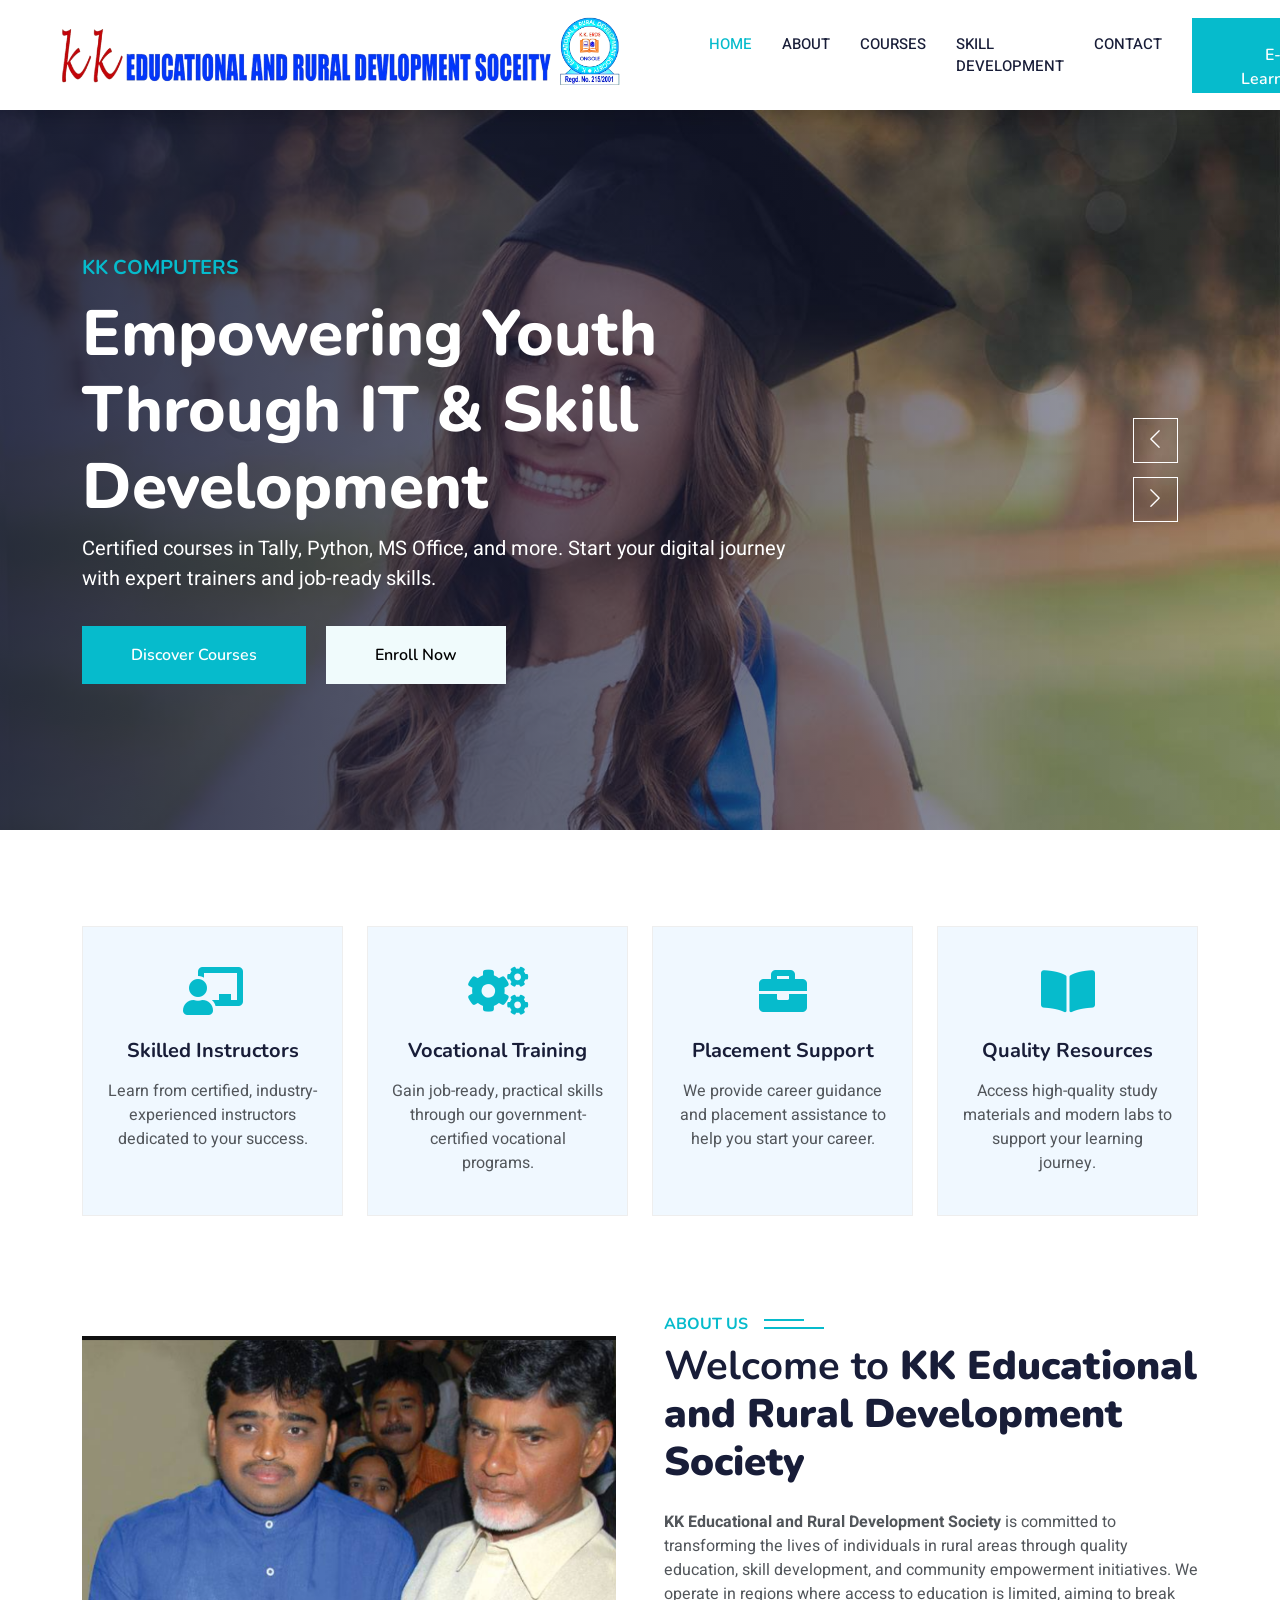
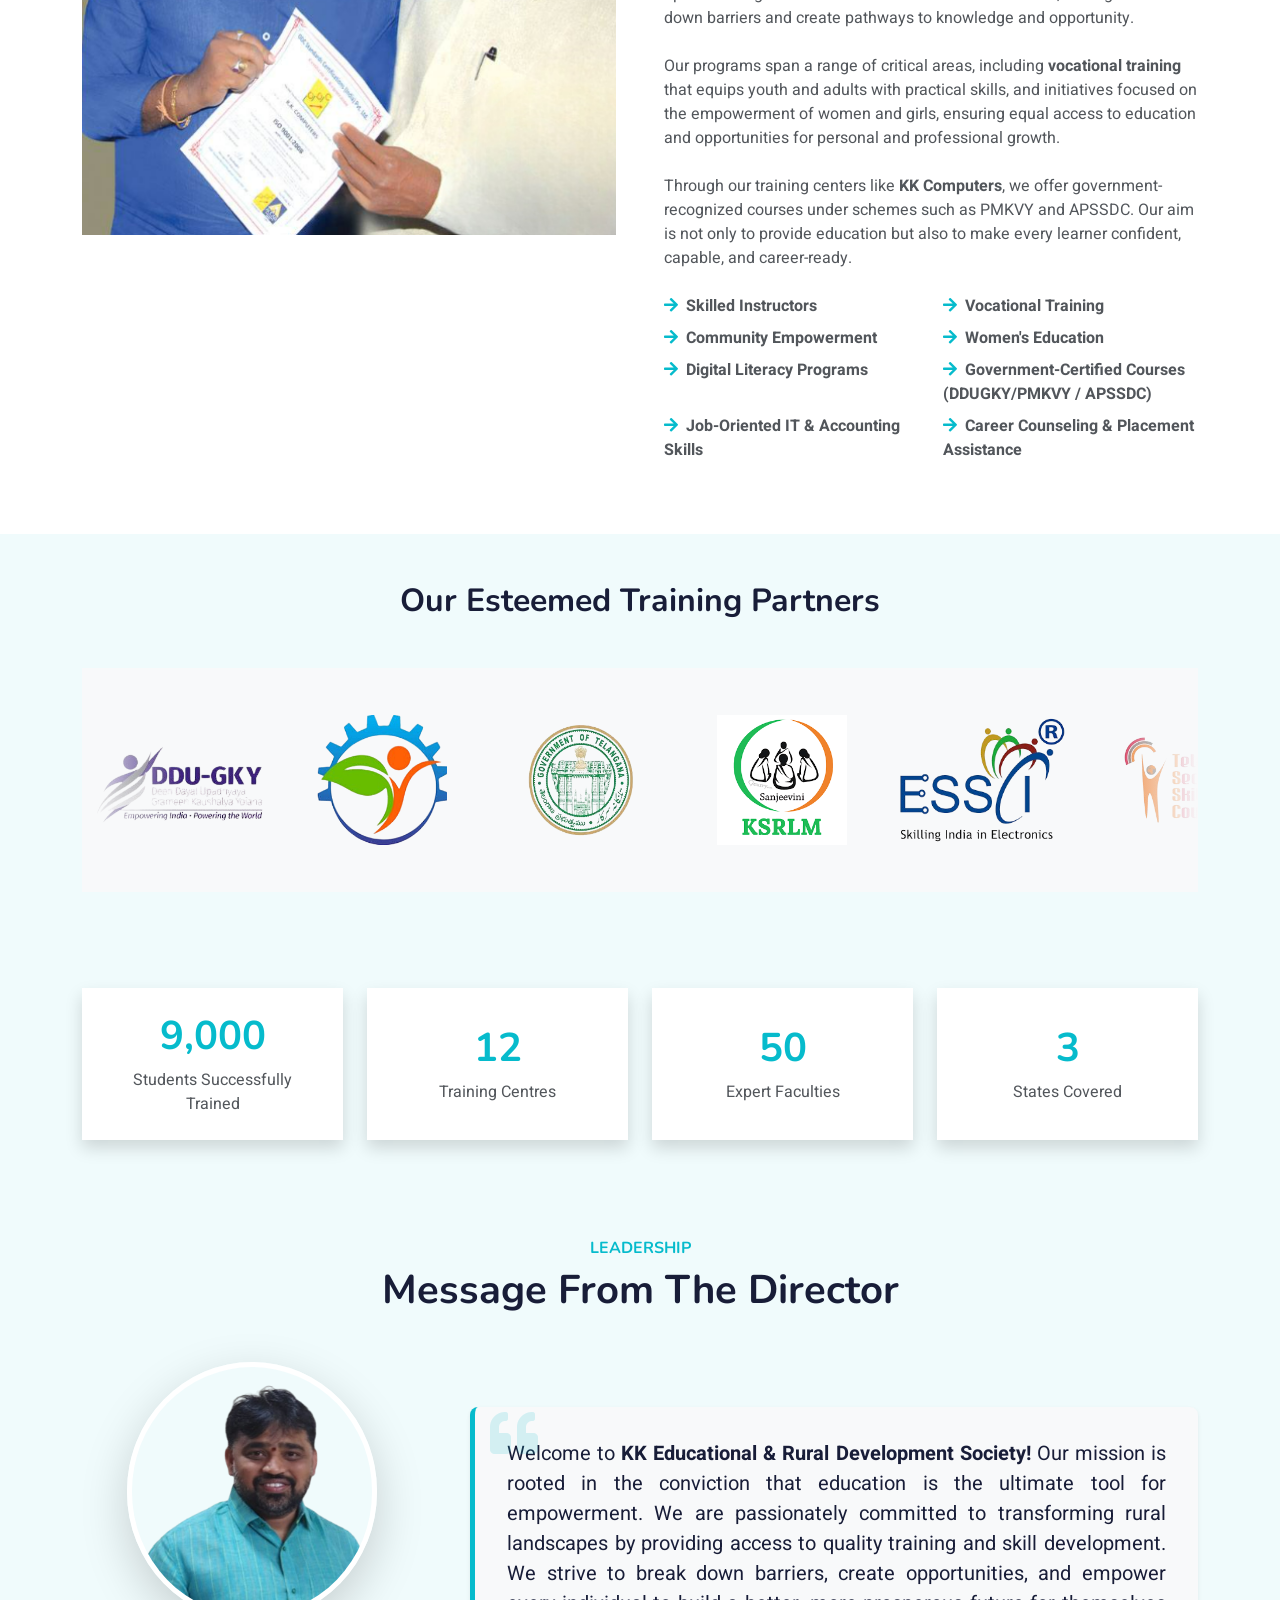
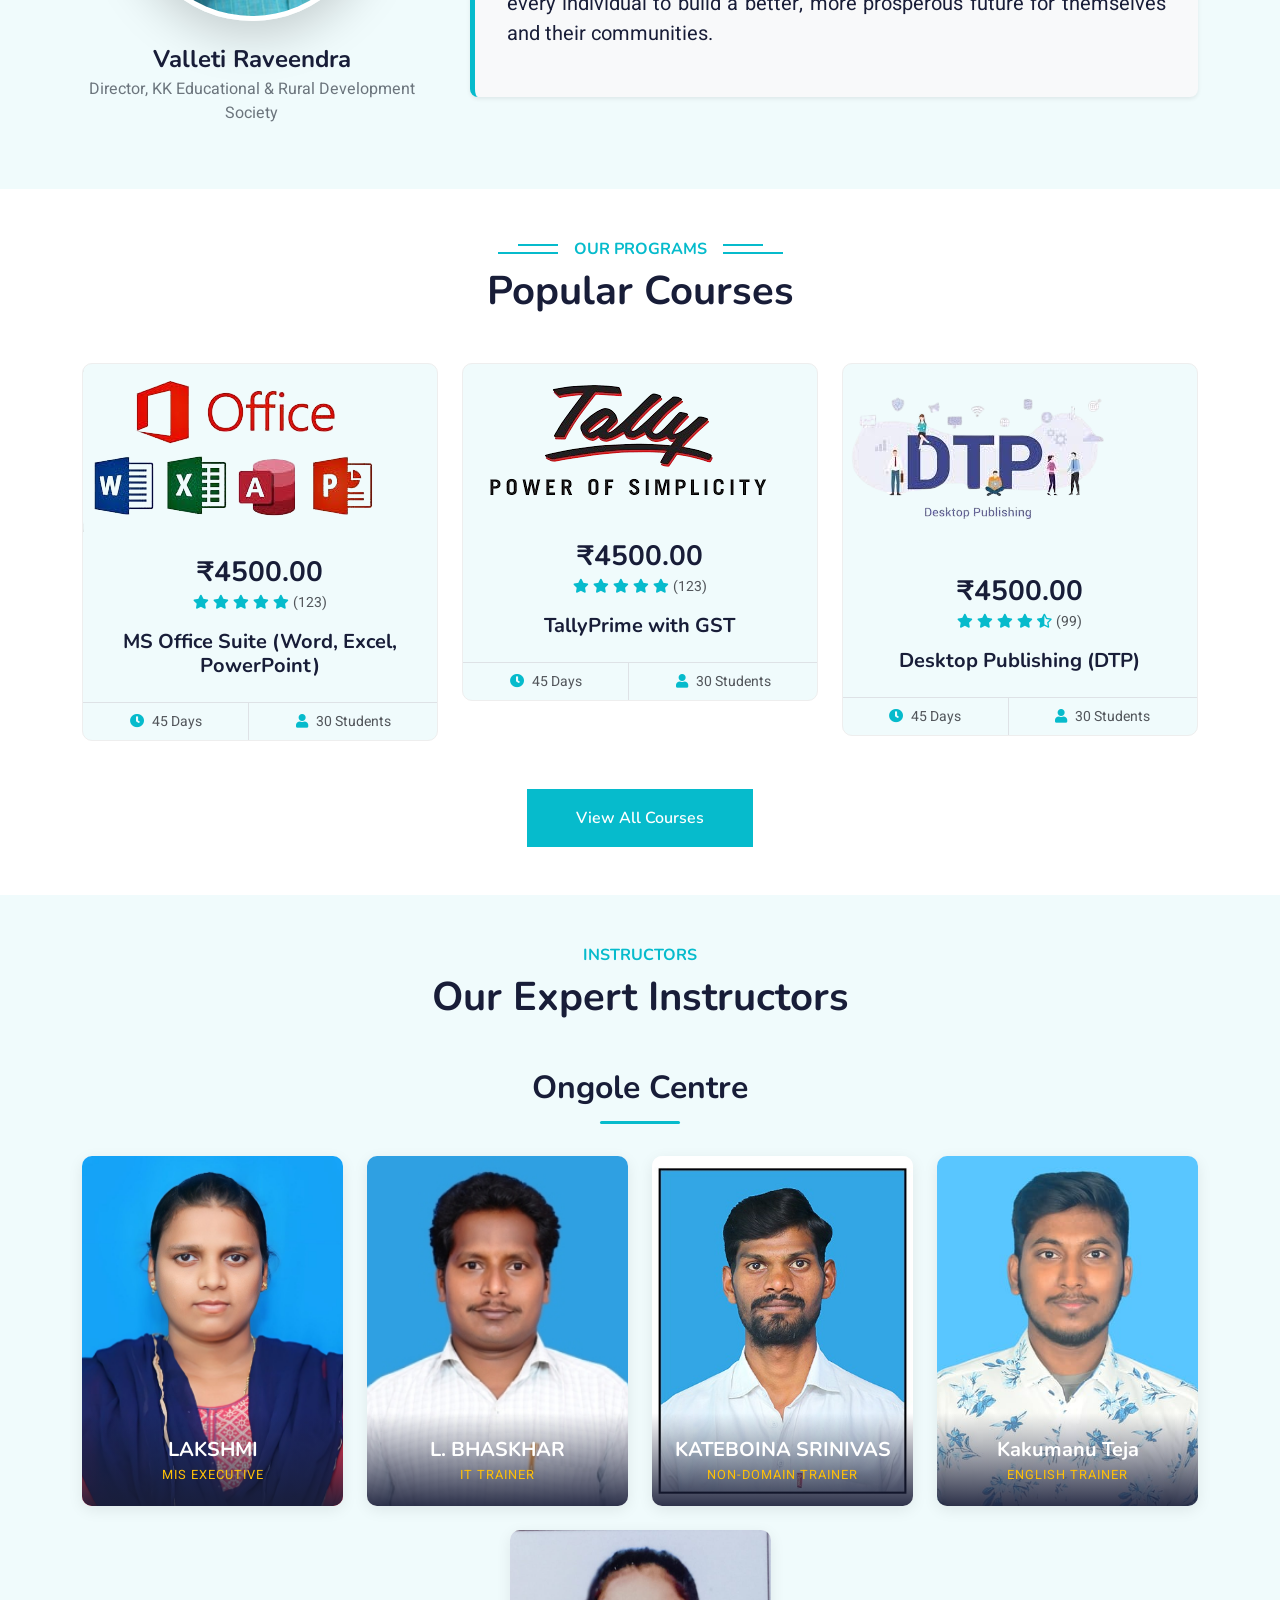
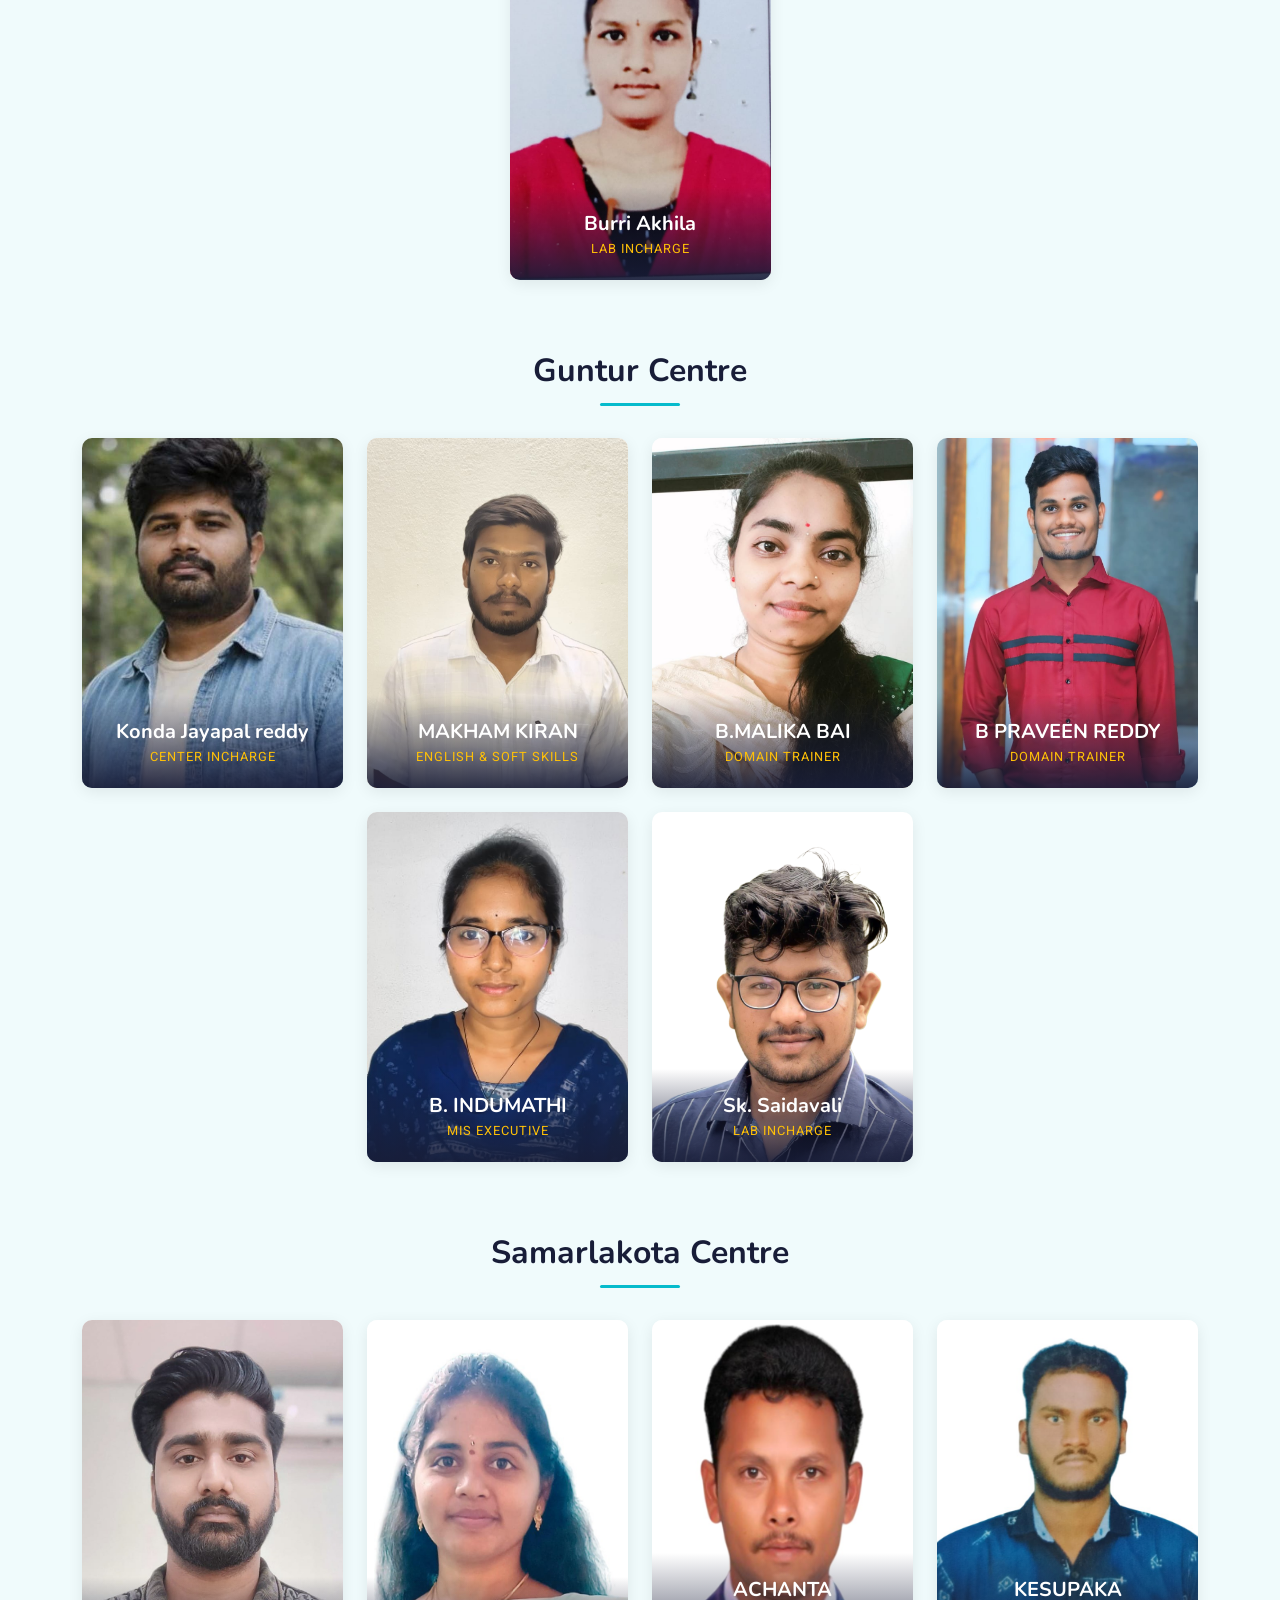
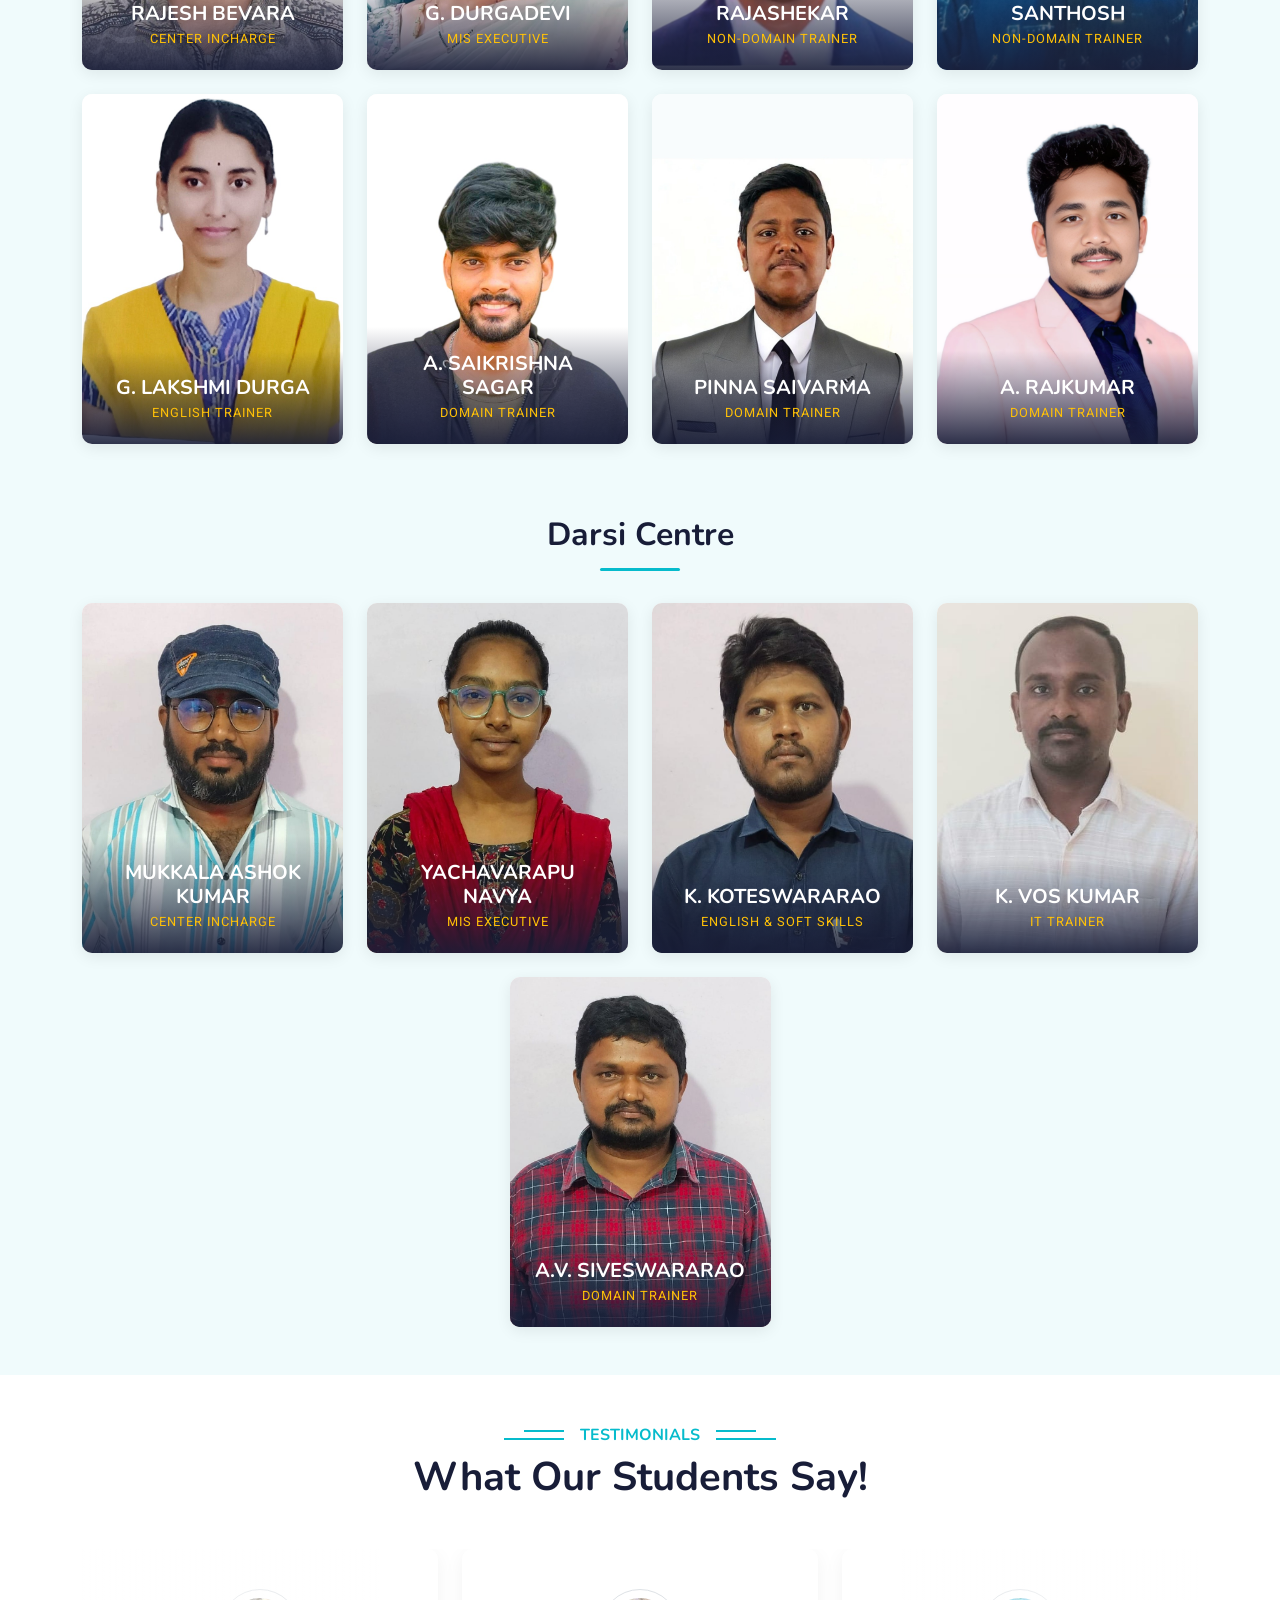
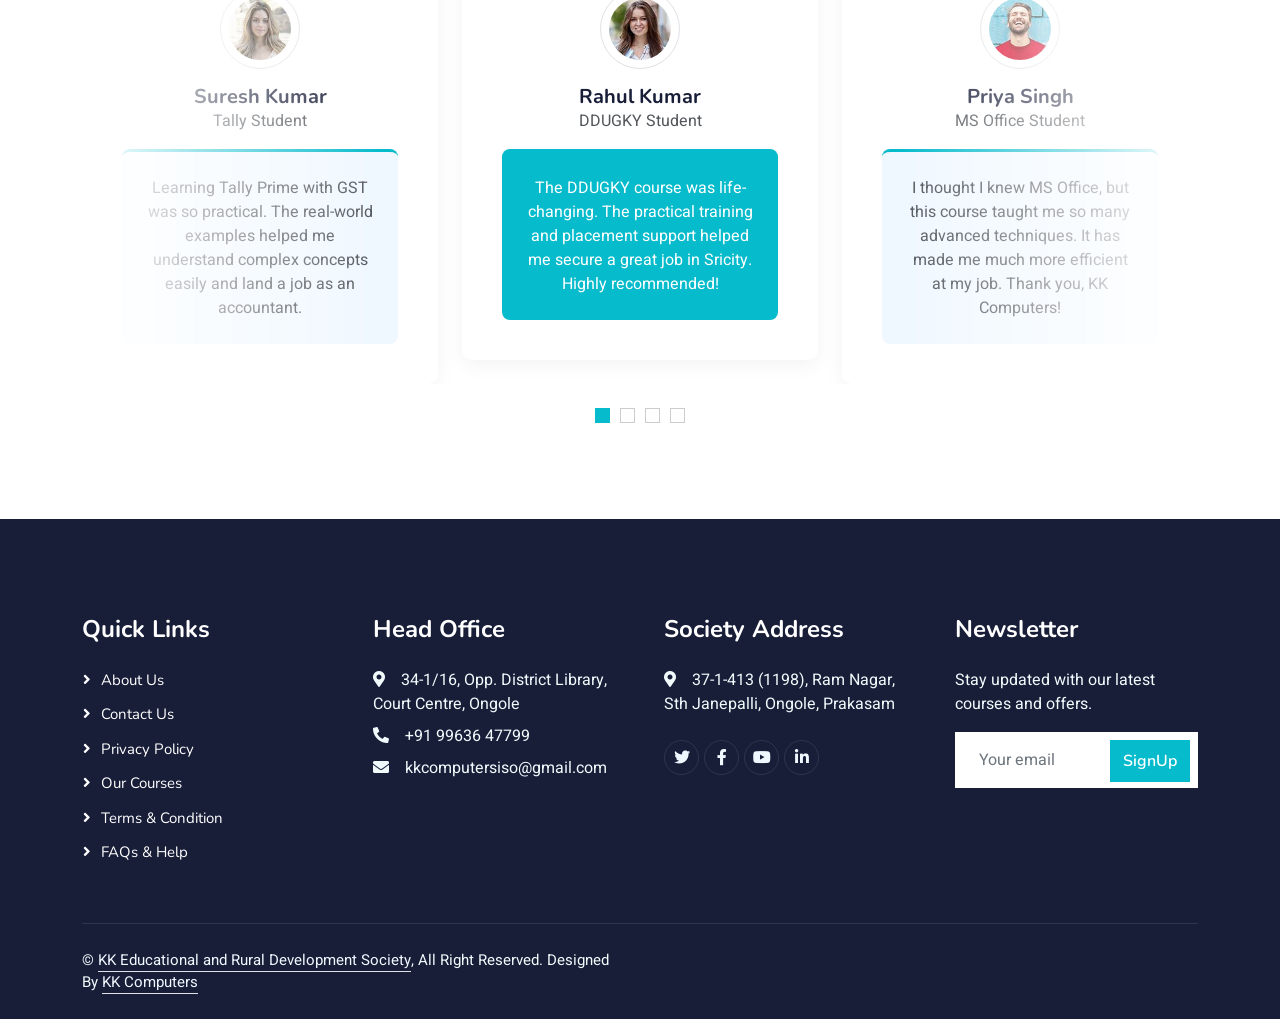
<file: index.html>
<!DOCTYPE html>
<html lang="en">

<head>
    <meta charset="utf-8">
    <title>KK Educational and Rural Development Society</title>
    <meta content="width=device-width, initial-scale=1.0" name="viewport">
    <meta content="KK Computers, Skill Development, IT Courses, PMKVY, APSSDC, Vocational Training, Ongole, Guntur" name="keywords">
    <meta content="KK Educational and Rural Development Society offers government-certified IT and skill development courses to empower youth for a brighter future. Affiliated with PMKVY & APSSDC." name="description">

    <!-- Favicon -->
    <link href="img/favicon.ico" rel="icon">

    <!-- Google Web Fonts -->
    <link rel="preconnect" href="https://fonts.googleapis.com">
    <link rel="preconnect" href="https://fonts.gstatic.com" crossorigin>
    <link href="https://fonts.googleapis.com/css2?family=Heebo:wght@400;500;600&family=Nunito:wght@600;700;800&display=swap" rel="stylesheet">

    <!-- Icon Font Stylesheet -->
    <link href="https://cdnjs.cloudflare.com/ajax/libs/font-awesome/5.15.4/css/all.min.css" rel="stylesheet">
    <link href="https://cdn.jsdelivr.net/npm/bootstrap-icons@1.7.0/font/bootstrap-icons.css" rel="stylesheet">

    <!-- Libraries Stylesheet -->
    <link href="lib/animate/animate.min.css" rel="stylesheet">
    <link href="lib/owlcarousel/assets/owl.carousel.min.css" rel="stylesheet">

    <!-- Customized Bootstrap Stylesheet -->
    <link href="css/bootstrap.min.css" rel="stylesheet">

    <!-- Template Stylesheet -->
    <link href="css/style.css" rel="stylesheet">
    

    <!-- === CUSTOM CSS FOR ENHANCEMENTS === -->
    <style>
        /* --- General & Typography Enhancements --- */
        :root {
            --primary: #06BBCC;
            --secondary: #FFC107; /* New Accent Color */
            --light: #F0F8FF;
            --dark: #181D38;
        }

        body {
            font-family: 'Heebo', sans-serif;
        }

        h1, h2, h3, h4, h5, h6 {
            font-family: 'Nunito', sans-serif;
            font-weight: 700;
        }
        
        .btn-primary {
            background-color: var(--primary);
            border-color: var(--primary);
        }
        .btn-primary:hover {
            background-color: #05a8b8;
            border-color: #05a8b8;
        }

        /* --- Navbar & Logo (UPDATED) --- */
        .navbar {
            min-height: 110px; /* Add this to ensure the navbar is tall enough for the larger logo */
        }
        .logo-img {
            height: 100px;      /* Increased from 80px to 100px */
            width: auto;
            object-fit: contain;
            margin: -5px 0;     /* Adjusted vertical margin for the new height */
        }
        .navbar-light .navbar-nav .nav-link {
            transition: color 0.3s ease;
        }
        .navbar-light .navbar-nav .nav-link:hover, .navbar-light .navbar-nav .nav-link.active {
            color: var(--primary);
        }
        
        /* --- Hero Carousel --- */
        .header-carousel .owl-carousel-item .position-absolute {
            background: linear-gradient(90deg, rgba(24, 29, 56, 0.9) 0%, rgba(24, 29, 56, 0.4) 100%);
        }

        /* --- Service Section --- */
        .service-item {
            transition: all 0.3s ease-in-out;
            border: 1px solid #eee;
        }
        .service-item:hover {
            transform: translateY(-10px);
            box-shadow: 0 10px 30px rgba(0, 0, 0, 0.1);
            border-color: var(--primary);
        }

        /* --- About Section --- */
        .about-image-container {
            border-radius: 1rem;
            overflow: hidden;
            box-shadow: 0 15px 30px rgba(0,0,0,0.15);
        }

        /* --- Training Partners Marquee (CSS Animation) --- */
        .partner-logo-reel {
            overflow: hidden;
            position: relative;
            padding: 2rem 0;
            background-color: #f8f9fa; /* Added background for better contrast */
        }
        .partner-logo-reel::before,
        .partner-logo-reel::after {
            content: '';
            position: absolute;
            top: 0;
            width: 100px;
            height: 100%;
            z-index: 2;
        }
        .partner-logo-reel::before { left: 0; background: linear-gradient(to right, #f8f9fa, rgba(248,249,250,0)); }
        .partner-logo-reel::after { right: 0; background: linear-gradient(to left, #f8f9fa, rgba(248,249,250,0)); }

        .partner-track {
            display: flex;
            width: calc(200px * 20); /* 200px per item * (10 items * 2 for seamless loop) */
            animation: scroll 60s linear infinite;
        }
        .partner-slide {
            width: 200px;
            padding: 15px;
            flex-shrink: 0;
            display: flex;
            align-items: center;
            justify-content: center;
        }
       .partner-slide img {
    max-height: 130px;
    width: 100%;
    object-fit: contain;
    filter: grayscale(0%);
    opacity: 1;
    transition: all 0.3s ease;
}
        .partner-slide:hover img {
            filter: grayscale(0%);
            opacity: 1;
            transform: scale(1.1);
        }

        @keyframes scroll {
            0% { transform: translateX(0); }
            100% { transform: translateX(calc(-200px * 10)); }
        }

        /* --- Stats Counter --- */
        .stats-item {
            transition: all 0.3s ease;
            border-radius: .5rem;
        }
        .stats-item:hover {
            transform: translateY(-5px);
            box-shadow: 0 5px 20px rgba(0,0,0,0.08);
        }
        .stats-item i {
            font-size: 3rem;
            margin-bottom: 1rem;
            color: var(--secondary);
        }

        /* --- Director's Message --- */
        .director-message {
            position: relative;
            padding: 2rem;
            background-color: #f8f9fa;
            border-left: 5px solid var(--primary);
            border-radius: .5rem;
        }
        .director-message::before {
            content: "\f10d";
            font-family: "Font Awesome 5 Free";
            font-weight: 900;
            position: absolute;
            top: -10px;
            left: 15px;
            font-size: 3rem;
            color: var(--primary);
            opacity: 0.15;
        }
        
        /* --- Course Item --- */
        .course-item {
            transition: all 0.3s ease-in-out;
            border-radius: 10px;
            overflow: hidden;
            border: 1px solid #eee;
        }
        .course-item:hover {
            transform: translateY(-10px);
            box-shadow: 0 10px 40px rgba(0, 0, 0, 0.1);
        }

        /* --- Team Section --- */
        .team-item {
            border-radius: 10px;
            overflow: hidden;
            box-shadow: 0 4px 15px rgba(0, 0, 0, 0.08);
            position: relative;
            background: #fff; /* Ensure white background for consistent look */
        }
        .team-item .img-fluid {
            height: 350px;
            width: 100%;
            object-fit: cover;
            object-position: top;
            transition: transform 0.4s ease;
        }
        .team-item:hover .img-fluid {
            transform: scale(1.05);
        }
        .team-item .team-text {
            position: absolute;
            bottom: 0;
            left: 0;
            right: 0;
            padding: 25px 20px 20px;
            background: linear-gradient(to top, rgba(24, 29, 56, 0.9), transparent);
            color: #fff;
            text-align: center;
        }
        .team-text h5 {
            color: #fff;
            font-weight: 700;
        }
        .team-text small {
            color: var(--secondary);
            text-transform: uppercase;
            font-size: 0.8rem;
            letter-spacing: 1px;
        }
        .team-center-title {
            position: relative;
            padding-bottom: 1rem;
            margin-bottom: 2rem;
            font-size: 2rem; /* Made title slightly larger */
        }
        .team-center-title::after {
            content: '';
            position: absolute;
            bottom: 0;
            left: 50%;
            transform: translateX(-50%);
            width: 80px;
            height: 3px;
            background-color: var(--primary);
            border-radius: 2px;
        }

        /* --- Testimonial Section --- */
        .testimonial-item {
            background-color: #fff;
            border-radius: 10px;
            padding: 2.5rem;
            box-shadow: 0 5px 20px rgba(0,0,0,0.05);
            transition: all 0.3s ease;
        }
        .testimonial-item:hover {
            transform: translateY(-5px);
            box-shadow: 0 10px 30px rgba(0,0,0,0.1);
        }
        .testimonial-text {
            border-radius: 0.5rem;
            background-color: var(--light) !important; /* Ensure it's light blue */
            padding: 1.5rem !important;
            border-top: 3px solid var(--primary); /* Add a primary color accent */
        }

        /* --- Footer --- */
        .footer .btn.btn-social {
            margin-right: 5px;
            width: 35px;
            height: 35px;
            display: flex;
            align-items: center;
            justify-content: center;
            color: var(--light);
            border: 1px solid rgba(255, 255, 255, .1);
            border-radius: 35px;
            transition: .3s;
        }
        .footer .btn.btn-social:hover {
            color: var(--primary);
            background-color: #fff;
        }
        .footer .btn.btn-link {
            display: block;
            margin-bottom: 10px;
            padding: 0;
            text-align: left;
            color: #fff;
            font-weight: normal;
            transition: .3s;
        }
        .footer .btn.btn-link::before {
            position: relative;
            content: "\f105";
            font-family: "Font Awesome 5 Free";
            font-weight: 900;
            margin-right: 10px;
        }
        .footer .btn.btn-link:hover {
            letter-spacing: 1px;
            box-shadow: none;
            color: var(--primary);
        }

        /* --- Enquiry Modal --- */
        .modal-header {
            background-color: var(--primary);
            color: white;
            border-bottom: none;
            border-top-left-radius: .5rem;
            border-top-right-radius: .5rem;
        }
        .modal-header .modal-title {
            font-weight: 700;
        }
        .modal-content {
            border-radius: .5rem;
        }
        #enquiryForm, #thankYouMessage {
            transition: opacity 0.5s ease-in-out;
        }
    </style>
</head>

<body>
           
</body> <script type="text/javascript">(function(w,s){var e=document.createElement("script");e.type="text/javascript";e.async=true;e.src="https://cdn.pagesense.io/js/901904775/88d187f1c0114606a9bc21117c741129.js";var x=document.getElementsByTagName("script")[0];x.parentNode.insertBefore(e,x);})(window,"script");</script>
    </script>

    <!-- Spinner Start -->
    <div id="spinner" class="show bg-white position-fixed translate-middle w-100 vh-100 top-50 start-50 d-flex align-items-center justify-content-center">
        <div class="spinner-border text-primary" style="width: 3rem; height: 3rem;" role="status">
            <span class="sr-only">Loading...</span>
        </div>
    </div>
    <!-- Spinner End -->


    <!-- Navbar Start -->
    <nav class="navbar navbar-expand-lg bg-white navbar-light shadow sticky-top p-0">
        <a href="index.html" class="navbar-brand d-flex align-items-center px-4 px-lg-5">
            <img src="img/2kk.png" alt="KK Educational Society Logo" class="logo-img">
        </a>
        <button type="button" class="navbar-toggler me-4" data-bs-toggle="collapse" data-bs-target="#navbarCollapse">
            <span class="navbar-toggler-icon"></span>
        </button>
        <div class="collapse navbar-collapse" id="navbarCollapse">
            <div class="navbar-nav ms-auto p-4 p-lg-0">
                <a href="index.html" class="nav-item nav-link active">Home</a>
                <a href="about.html" class="nav-item nav-link">About</a>
                <a href="courses.html" class="nav-item nav-link">Courses</a>
                <a href="skill.html" class="nav-item nav-link">Skill Development</a>
                <a href="contact.html" class="nav-item nav-link">Contact</a>
            </div>
<a href="lms.html" class="btn btn-primary py-4 px-lg-5 d-none d-lg-block">
  E-Learning<i class="fa fa-arrow-right ms-3"></i>
</a>
        </div>
    </nav>
    <!-- Navbar End -->


    <!-- Carousel Start -->
    <div class="container-fluid p-0 mb-5">
        <div class="owl-carousel header-carousel position-relative">
            <div class="owl-carousel-item position-relative">
                <img class="img-fluid" src="img/carousel-1.jpg" alt="Students in a computer lab">
                <div class="position-absolute top-0 start-0 w-100 h-100 d-flex align-items-center">
                    <div class="container">
                        <div class="row justify-content-start">
                            <div class="col-sm-10 col-lg-8">
                                <h5 class="text-primary text-uppercase mb-3 animated slideInDown">KK Computers</h5>
                                <h1 class="display-3 text-white animated slideInDown">Empowering Youth Through IT & Skill Development</h1>
                                <p class="fs-5 text-white mb-4 pb-2">Certified courses in Tally, Python, MS Office, and more. Start your digital journey with expert trainers and job-ready skills.</p>
                                <a href="courses.html" class="btn btn-primary py-md-3 px-md-5 me-3 animated slideInLeft">Discover Courses</a>
                                <a href="#" class="btn btn-light py-md-3 px-md-5 animated slideInRight" data-bs-toggle="modal" data-bs-target="#enquiryModal">Enroll Now</a>
                            </div>
                        </div>
                    </div>
                </div>
            </div>
            <div class="owl-carousel-item position-relative">
                <img class="img-fluid" src="img/carousel-2.jpg" alt="A classroom training session">
                <div class="position-absolute top-0 start-0 w-100 h-100 d-flex align-items-center">
                    <div class="container">
                        <div class="row justify-content-start">
                            <div class="col-sm-10 col-lg-8">
                                <h5 class="text-primary text-uppercase mb-3 animated slideInDown">Government Certified Training</h5>
                                <h1 class="display-3 text-white animated slideInDown">Your Gateway to a Successful Career</h1>
                                <p class="fs-5 text-white mb-4 pb-2">Affiliated with PMKVY & APSSDC. Learn digital literacy, accounting, and programming in a practical, hands-on environment.</p>
                                <a href="about.html" class="btn btn-primary py-md-3 px-md-5 me-3 animated slideInLeft">Learn More</a>
                                <a href="#" class="btn btn-light py-md-3 px-md-5 animated slideInRight" data-bs-toggle="modal" data-bs-target="#enquiryModal">Register Today</a>
                            </div>
                        </div>
                    </div>
                </div>
            </div>
        </div>
    </div>
    <!-- Carousel End -->


    <!-- Service Start -->
    <div class="container-xxl py-5">
        <div class="container">
            <div class="row g-4">
                <div class="col-lg-3 col-sm-6 wow fadeInUp" data-wow-delay="0.1s">
                    <div class="service-item text-center pt-3 h-100">
                        <div class="p-4">
                            <i class="fa fa-3x fa-chalkboard-teacher text-primary mb-4"></i>
                            <h5 class="mb-3">Skilled Instructors</h5>
                            <p>Learn from certified, industry-experienced instructors dedicated to your success.</p>
                        </div>
                    </div>
                </div>
                <div class="col-lg-3 col-sm-6 wow fadeInUp" data-wow-delay="0.3s">
                    <div class="service-item text-center pt-3 h-100">
                        <div class="p-4">
                            <i class="fa fa-3x fa-cogs text-primary mb-4"></i>
                            <h5 class="mb-3">Vocational Training</h5>
                            <p>Gain job-ready, practical skills through our government-certified vocational programs.</p>
                        </div>
                    </div>
                </div>
                <div class="col-lg-3 col-sm-6 wow fadeInUp" data-wow-delay="0.5s">
                    <div class="service-item text-center pt-3 h-100">
                        <div class="p-4">
                            <i class="fa fa-3x fa-briefcase text-primary mb-4"></i>
                            <h5 class="mb-3">Placement Support</h5>
                            <p>We provide career guidance and placement assistance to help you start your career.</p>
                        </div>
                    </div>
                </div>
                <div class="col-lg-3 col-sm-6 wow fadeInUp" data-wow-delay="0.7s">
                    <div class="service-item text-center pt-3 h-100">
                        <div class="p-4">
                            <i class="fa fa-3x fa-book-open text-primary mb-4"></i>
                            <h5 class="mb-3">Quality Resources</h5>
                            <p>Access high-quality study materials and modern labs to support your learning journey.</p>
                        </div>
                    </div>
                </div>
            </div>
        </div>
    </div>
    <!-- Service End -->


    <!-- About Start -->
      <div class="container-xxl py-5">
    <div class="container">
        <div class="row g-5">
            <!-- Image Section -->
          <div class="col-lg-6 wow fadeInUp" data-wow-delay="0.1s" style="min-height: 400px;">
    <div class="position-relative h-100">
        <br>
        <img class="img-fluid position-absolute w-100 h-90" src="about (3).png" alt="Vocational Training at KK COMPUTERS" style="object-fit: cover;">
                <br>

        <br>

    </div>
</div>
   <div class="col-lg-6 wow fadeInUp" data-wow-delay="0.3s">
                <h6 class="section-title bg-white text-start text-primary pe-3">About Us</h6>
                <h1 class="mb-4">Welcome to <strong>KK Educational and Rural Development Society</strong></h1>
                <p class="mb-4"><strong>KK Educational and Rural Development Society</strong> is committed to transforming the lives of individuals in rural areas through quality education, skill development, and community empowerment initiatives. We operate in regions where access to education is limited, aiming to break down barriers and create pathways to knowledge and opportunity.</p>
                <p class="mb-4">Our programs span a range of critical areas, including <strong>vocational training</strong> that equips youth and adults with practical skills, and initiatives focused on the empowerment of women and girls, ensuring equal access to education and opportunities for personal and professional growth.</p>
<p class="mb-4">Through our training centers like <strong>KK Computers</strong>, we offer government-recognized courses under schemes such as PMKVY and APSSDC. Our aim is not only to provide education but also to make every learner confident, capable, and career-ready.</p>
                <div class="row gy-2 gx-4 mb-4">
                    <div class="col-sm-6">
                        <p class="mb-0"><i class="fa fa-arrow-right text-primary me-2"></i><strong>Skilled Instructors</strong></p>
                    </div>
                    <div class="col-sm-6">
                        <p class="mb-0"><i class="fa fa-arrow-right text-primary me-2"></i><strong>Vocational Training</strong></p>
                    </div>
                    <div class="col-sm-6">
                        <p class="mb-0"><i class="fa fa-arrow-right text-primary me-2"></i><strong>Community Empowerment</strong></p>
                    </div>
                    <div class="col-sm-6">
                        <p class="mb-0"><i class="fa fa-arrow-right text-primary me-2"></i><strong>Women's Education</strong></p>
                    </div>
                    <div class="col-sm-6">
        <p class="mb-0"><i class="fa fa-arrow-right text-primary me-2"></i><strong>Digital Literacy Programs</strong></p>
    </div>
    <div class="col-sm-6">
        <p class="mb-0"><i class="fa fa-arrow-right text-primary me-2"></i><strong>Government-Certified Courses (DDUGKY/PMKVY / APSSDC)</strong></p>
    </div>
    <div class="col-sm-6">
        <p class="mb-0"><i class="fa fa-arrow-right text-primary me-2"></i><strong>Job-Oriented IT & Accounting Skills</strong></p>
    </div>
    <div class="col-sm-6">
        <p class="mb-0"><i class="fa fa-arrow-right text-primary me-2"></i><strong>Career Counseling & Placement Assistance</strong></p>
    </div>
</div>

                </div>
            </div>
        </div>
    </div>
</div>

    <!-- About End -->


    <!-- Training Partners Section Start -->
    <div class="container-fluid bg-light py-5">
        <div class="container">
            <h2 class="text-center mb-5 fw-bold">Our Esteemed Training Partners</h2>
            <div class="partner-logo-reel">
                <div class="partner-track">
                    <!-- Original Set -->
                    <div class="partner-slide"><img src="img/ddugky.png" alt="DDU-GKY"></div>
                    <div class="partner-slide"><img src="img/SEEDAP.png" alt="SEEDAP"></div>
                    <div class="partner-slide"><img src="eggm.png" alt="eggm"></div>
                    <div class="partner-slide"><img src="img/KSRLM.png" alt="KSRLM"></div>
                    <div class="partner-slide"><img src="fe.png" alt="SEEDAP"></div>
                    <div class="partner-slide"><img src="te.png" alt="eggm"></div>
                    <div class="partner-slide"><img src="ba.png" alt="KSRLM"></div>
                                        <div class="partner-slide"><img src="ka.png" alt="KSRLM"></div>

                    <div class="partner-slide"><img src="img/ssdc.jpeg" alt="APSSDC"></div>
                    <div class="partner-slide"><img src="img/nsdc.png" alt="NSDC"></div>
                    <div class="partner-slide"><img src="img/pmkvy.png" alt="PMKVY"></div>
                    <div class="partner-slide"><img src="img/mepma.png" alt="MEPMA AP"></div>
                    <div class="partner-slide"><img src="img/PM.png" alt="PM Vishwakarma"></div>
                    <div class="partner-slide"><img src="img/AP.jpeg" alt="Government of Andhra Pradesh"></div>
                    <div class="partner-slide"><img src="img/sc.png" alt="AP Scheduled Castes Corporation"></div>
                    <div class="partner-slide"><img src="img/S.jpeg" alt="Grama Sachivalayam Trainings"></div>
                    <!-- Cloned Set for Seamless Loop -->
                  <div class="partner-slide"><img src="img/ddugky.png" alt="DDU-GKY"></div>
                    <div class="partner-slide"><img src="img/SEEDAP.png" alt="SEEDAP"></div>
                    <div class="partner-slide"><img src="eggm.png" alt="eggm"></div>
                    <div class="partner-slide"><img src="img/KSRLM.png" alt="KSRLM"></div>
                    <div class="partner-slide"><img src="fe.png" alt="SEEDAP"></div>
                    <div class="partner-slide"><img src="te.png" alt="eggm"></div>
                                                            <div class="partner-slide"><img src="ka.png" alt="KSRLM"></div>

                    <div class="partner-slide"><img src="ba.png" alt="KSRLM"></div>
                    <div class="partner-slide"><img src="img/ssdc.jpeg" alt="APSSDC"></div>
                    <div class="partner-slide"><img src="img/nsdc.png" alt="NSDC"></div>
                    <div class="partner-slide"><img src="img/pmkvy.png" alt="PMKVY"></div>
                    <div class="partner-slide"><img src="img/mepma.png" alt="MEPMA AP"></div>
                    <div class="partner-slide"><img src="img/PM.png" alt="PM Vishwakarma"></div>
                    <div class="partner-slide"><img src="img/AP.jpeg" alt="Government of Andhra Pradesh"></div>
                    <div class="partner-slide"><img src="img/sc.png" alt="AP Scheduled Castes Corporation"></div>
                    <div class="partner-slide"><img src="img/S.jpeg" alt="Grama Sachivalayam Trainings"></div>
                </div>
            </div>
        </div>
    </div>
    <!-- Training Partners Section End -->

    <!-- NOTE: Keep the existing stats counter, director, courses, team, testimonial, and footer sections but I will apply the new styles to them below. -->
    
 <div class="container-fluid bg-light py-5">
  <div class="container">
    <div class="row g-4 text-center">

      <div class="col-md-3">
        <div class="bg-white rounded shadow p-4 h-100 d-flex flex-column justify-content-center">
          <h1 class="text-primary counter fast-counter mb-2" data-target="9000">0</h1>
          <p class="mb-0">Students Successfully Trained</p>
        </div>
      </div>

      <div class="col-md-3">
        <div class="bg-white rounded shadow p-4 h-100 d-flex flex-column justify-content-center">
          <h1 class="text-primary counter fast-counter mb-2" data-target="12">0</h1>
          <p class="mb-0">Training Centres</p>
        </div>
      </div>

      <div class="col-md-3">
        <div class="bg-white rounded shadow p-4 h-100 d-flex flex-column justify-content-center">
          <h1 class="text-primary counter slow-counter mb-2" data-target="50">0</h1>
          <p class="mb-0">Expert Faculties</p>
        </div>
      </div>

      <div class="col-md-3">
        <div class="bg-white rounded shadow p-4 h-100 d-flex flex-column justify-content-center">
          <h1 class="text-primary counter slow-counter mb-2" data-target="3">0</h1>
          <p class="mb-0">States Covered</p>
        </div>
      </div>

    </div>
  </div>
</div>
    <!-- Stats Counter End -->

    <!-- Director Message Start -->
    <div class="container-xxl py-5 bg-light">
        <div class="container">
            <div class="text-center wow fadeInUp" data-wow-delay="0.1s">
                <h6 class="section-title bg-light text-center text-primary px-3">Leadership</h6>
                <h1 class="mb-5">Message From The Director</h1>
            </div>
            <div class="row g-5 align-items-center">
                <div class="col-lg-4 text-center wow fadeInLeft" data-wow-delay="0.3s">
                    <img class="img-fluid rounded-circle shadow-lg border border-5 border-white" src="img/director.png" alt="Photo of Director, Valleti Raveendra" style="max-width: 250px;">
                    <h4 class="mt-4 mb-1">Valleti Raveendra</h4>
                    <p class="text-muted">Director, KK Educational & Rural Development Society</p>
                </div>
                <div class="col-lg-8 wow fadeInRight" data-wow-delay="0.5s">
                    <div class="director-message shadow-sm">
                        <p class="text-dark fs-5" style="text-align: justify;">
                            Welcome to <strong>KK Educational & Rural Development Society!</strong> Our mission is rooted in the conviction that education is the ultimate tool for empowerment. We are passionately committed to transforming rural landscapes by providing access to quality training and skill development. We strive to break down barriers, create opportunities, and empower every individual to build a better, more prosperous future for themselves and their communities.
                        </p>
                    </div>
                </div>
            </div>
        </div>
    </div>
    <!-- Director Message End -->
  

    <!-- Courses Categories (Combined with Popular Courses) -->
    <div class="container-xxl py-5">
        <div class="container">
            <div class="text-center wow fadeInUp" data-wow-delay="0.1s">
                <h6 class="section-title bg-white text-center text-primary px-3">Our Programs</h6>
                <h1 class="mb-5">Popular Courses</h1>
            </div>
            <div class="row g-4 justify-content-center">
                <!-- Course Item 1 -->
                <div class="col-lg-4 col-md-6 wow fadeInUp" data-wow-delay="0.1s">
                    <div class="course-item bg-light">
                        <div class="position-relative overflow-hidden">
                            <img class="img-fluid" src="img/MS.png" alt="MS Office Course Logo">
                        </div>
                        <div class="text-center p-4 pb-0">
                            <h3 class="mb-0">₹4500.00</h3>
                            <div class="mb-3">
                                <small class="fa fa-star text-primary"></small>
                                <small class="fa fa-star text-primary"></small>
                                <small class="fa fa-star text-primary"></small>
                                <small class="fa fa-star text-primary"></small>
                                <small class="fa fa-star text-primary"></small>
                                <small>(123)</small>
                            </div>
                            <h5 class="mb-4">MS Office Suite (Word, Excel, PowerPoint)</h5>
                        </div>
                        <div class="d-flex border-top">
                            <small class="flex-fill text-center border-end py-2"><i class="fa fa-clock text-primary me-2"></i>45 Days</small>
                            <small class="flex-fill text-center py-2"><i class="fa fa-user text-primary me-2"></i>30 Students</small>
                        </div>
                    </div>
                </div>
                <!-- Course Item 2 -->
                <div class="col-lg-4 col-md-6 wow fadeInUp" data-wow-delay="0.3s">
                     <div class="course-item bg-light">
                        <div class="position-relative overflow-hidden">
                            <img class="img-fluid" src="img/TALLY.png" alt="Tally ERP 9 Course Logo">
                        </div>
                        <div class="text-center p-4 pb-0">
                            <h3 class="mb-0">₹4500.00</h3>
                            <div class="mb-3">
                                <small class="fa fa-star text-primary"></small>
                                <small class="fa fa-star text-primary"></small>
                                <small class="fa fa-star text-primary"></small>
                                <small class="fa fa-star text-primary"></small>
                                <small class="fa fa-star text-primary"></small>
                                <small>(123)</small>
                            </div>
                            <h5 class="mb-4">TallyPrime with GST</h5>
</div>
<div class="d-flex border-top">
<small class="flex-fill text-center border-end py-2"><i class="fa fa-clock text-primary me-2"></i>45 Days</small>
<small class="flex-fill text-center py-2"><i class="fa fa-user text-primary me-2"></i>30 Students</small>
</div>
</div>
</div>
<!-- Course Item 3 -->
<div class="col-lg-4 col-md-6 wow fadeInUp" data-wow-delay="0.5s">
<div class="course-item bg-light">
<div class="position-relative overflow-hidden">
<img class="img-fluid" src="img/DTP.png" alt="DTP Course Logo">
</div>
<div class="text-center p-4 pb-0">
<h3 class="mb-0">₹4500.00</h3>
<div class="mb-3">
<small class="fa fa-star text-primary"></small>
<small class="fa fa-star text-primary"></small>
<small class="fa fa-star text-primary"></small>
<small class="fa fa-star text-primary"></small>
<small class="fa fa-star-half-alt text-primary"></small>
<small>(99)</small>
</div>
<h5 class="mb-4">Desktop Publishing (DTP)</h5>
</div>
<div class="d-flex border-top">
<small class="flex-fill text-center border-end py-2"><i class="fa fa-clock text-primary me-2"></i>45 Days</small>
<small class="flex-fill text-center py-2"><i class="fa fa-user text-primary me-2"></i>30 Students</small>
</div>
</div>
</div>
</div>
<div class="text-center mt-5 wow fadeInUp" data-wow-delay="0.7s">
<a href="courses.html" class="btn btn-primary py-3 px-5">View All Courses</a>
</div>
</div>
</div>
<!-- Courses End -->
<!-- Team Start -->
<div class="container-xxl py-5 bg-light">
    <div class="container">
        <div class="text-center wow fadeInUp" data-wow-delay="0.1s">
            <h6 class="section-title bg-light text-center text-primary px-3">Instructors</h6>
            <h1 class="mb-5">Our Expert Instructors</h1>
        </div>

        <!-- Ongole Center -->
        <h3 class="text-center team-center-title wow fadeInUp" data-wow-delay="0.2s">Ongole Centre</h3>
        <div class="row g-4 justify-content-center">
            <div class="col-lg-3 col-md-6 wow fadeInUp" data-wow-delay="0.4s">
                <div class="team-item">
                    <img class="img-fluid" src="img/lakshmi.jpg" alt="Photo of LAKSHMI">
                    <div class="team-text">
                        <h5 class="mb-0">LAKSHMI</h5>
                        <small>MIS Executive</small>
                    </div>
                </div>
            </div>
            <div class="col-lg-3 col-md-6 wow fadeInUp" data-wow-delay="0.5s">
                <div class="team-item">
                    <img class="img-fluid" src="img/bhaskhar.jpg" alt="Photo of L. BHASKHAR">
                    <div class="team-text">
                        <h5 class="mb-0">L. BHASKHAR</h5>
                        <small>IT Trainer</small>
                    </div>
                </div>
            </div>
            <div class="col-lg-3 col-md-6 wow fadeInUp" data-wow-delay="0.6s">
                <div class="team-item">
                    <img class="img-fluid" src="img/SRINU.jpg" alt="Photo of KATEBOINA SRINIVAS">
                    <div class="team-text">
                        <h5 class="mb-0">KATEBOINA SRINIVAS</h5>
                        <small>Non-Domain Trainer</small>
                    </div>
                </div>
            </div>
                        <div class="col-lg-3 col-md-6 wow fadeInUp" data-wow-delay="0.7s">
                <div class="team-item">
                    <img class="img-fluid" src="img/teja.jpeg" alt="Photo of Kakumanu Teja">
                    <div class="team-text">
                        <h5 class="mb-0">Kakumanu Teja</h5>
                        <small>English Trainer</small>
                    </div>
                </div>
            </div>
              
                          <div class="col-lg-3 col-md-6 wow fadeInUp" data-wow-delay="0.7s">
                <div class="team-item">
                    <img class="img-fluid" src="img/akhila.jpeg" alt="Photo of Kakumanu Teja">
                    <div class="team-text">
                        <h5 class="mb-0">Burri Akhila</h5>
                        <small>Lab Incharge</small>
                    </div>
                </div>
            </div>
        </div>

        <!-- Guntur Center -->
        <h3 class="text-center team-center-title mt-5 pt-4 wow fadeInUp" data-wow-delay="0.2s">Guntur Centre</h3>
        <div class="row g-4 justify-content-center">
             <div class="col-lg-3 col-md-6 wow fadeInUp" data-wow-delay="0.3s">
                <div class="team-item">
                    <img class="img-fluid" src="img/jaypal.jpeg" alt="Photo of P. PRABHAVATHI">
                    <div class="team-text">
                        <h5 class="mb-0">Konda Jayapal reddy </h5>
                        <small>Center Incharge</small>
                    </div>
                </div>
            </div>
             <div class="col-lg-3 col-md-6 wow fadeInUp" data-wow-delay="0.5s">
                <div class="team-item">
                    <img class="img-fluid" src="img/guntur 7.jpg" alt="Photo of MAKHAM KIRAN">
                    <div class="team-text">
                        <h5 class="mb-0">MAKHAM KIRAN</h5>
                        <small>English & Soft Skills</small>
                    </div>
                </div>
            </div>
             <div class="col-lg-3 col-md-6 wow fadeInUp" data-wow-delay="0.6s">
                <div class="team-item">
                    <img class="img-fluid" src="img/malika.jpeg" alt="Photo of KASU HEMA SRI">
                    <div class="team-text">
                        <h5 class="mb-0">B.MALIKA BAI</h5>
                        <small>Domain Trainer</small>
                    </div>
                </div>
            </div>
             <div class="col-lg-3 col-md-6 wow fadeInUp" data-wow-delay="0.7s">
                <div class="team-item">
                    <img class="img-fluid" src="img/praveen.jpeg" alt="Photo of SRIDHARLA RAMESH">
                    <div class="team-text">
                        <h5 class="mb-0">B PRAVEEN REDDY</h5>
                        <small>Domain Trainer</small>
                    </div>
                </div>
            </div>
             <div class="col-lg-3 col-md-6 wow fadeInUp" data-wow-delay="0.8s">
                <div class="team-item">
                    <img class="img-fluid" src="img/guntur 6.jpg" alt="Photo of B. INDUMATHI">
                    <div class="team-text">
                        <h5 class="mb-0">B. INDUMATHI</h5>
                        <small>MIS Executive</small>
                    </div>
                </div>
            </div>
                         <div class="col-lg-3 col-md-6 wow fadeInUp" data-wow-delay="0.8s">
                <div class="team-item">
                    <img class="img-fluid" src="img/Saidavali.png" alt="Photo of B. INDUMATHI">
                    <div class="team-text">
                        <h5 class="mb-0">Sk. Saidavali</h5>
                        <small>Lab Incharge</small>
                    </div>
                </div>
            </div>
        </div>

        <!-- Samarlakota Center -->
        <h3 class="text-center team-center-title mt-5 pt-4 wow fadeInUp" data-wow-delay="0.2s">Samarlakota Centre</h3>
        <div class="row g-4 justify-content-center">
            <div class="col-lg-3 col-md-6 wow fadeInUp" data-wow-delay="0.3s"><div class="team-item"><img class="img-fluid" src="img/sam 1.jpg" alt="Photo of RAJESH BEVARA"><div class="team-text"><h5 class="mb-0">RAJESH BEVARA</h5><small>Center Incharge</small></div></div></div>
            <div class="col-lg-3 col-md-6 wow fadeInUp" data-wow-delay="0.4s"><div class="team-item"><img class="img-fluid" src="img/sam 2.jpg" alt="Photo of G. DURGADEVI"><div class="team-text"><h5 class="mb-0">G. DURGADEVI</h5><small>MIS Executive</small></div></div></div>
            <div class="col-lg-3 col-md-6 wow fadeInUp" data-wow-delay="0.5s"><div class="team-item"><img class="img-fluid" src="img/sam 3.jpg" alt="Photo of ACHANTA RAJASHEKAR"><div class="team-text"><h5 class="mb-0">ACHANTA RAJASHEKAR</h5><small>Non-Domain Trainer</small></div></div></div>
            <div class="col-lg-3 col-md-6 wow fadeInUp" data-wow-delay="0.6s"><div class="team-item"><img class="img-fluid" src="img/sam 4.jpg" alt="Photo of KESUPAKA SANTHOSH"><div class="team-text"><h5 class="mb-0">KESUPAKA SANTHOSH</h5><small>Non-Domain Trainer</small></div></div></div>
            <div class="col-lg-3 col-md-6 wow fadeInUp" data-wow-delay="0.7s"><div class="team-item"><img class="img-fluid" src="img/sam 5.jpg" alt="Photo of G. LAKSHMI DURGA"><div class="team-text"><h5 class="mb-0">G. LAKSHMI DURGA</h5><small>English Trainer</small></div></div></div>
            <div class="col-lg-3 col-md-6 wow fadeInUp" data-wow-delay="0.8s"><div class="team-item"><img class="img-fluid" src="img/sam 6.jpg" alt="Photo of A. SAIKRISHNA SAGAR"><div class="team-text"><h5 class="mb-0">A. SAIKRISHNA SAGAR</h5><small>Domain Trainer</small></div></div></div>
            <div class="col-lg-3 col-md-6 wow fadeInUp" data-wow-delay="0.9s"><div class="team-item"><img class="img-fluid" src="img/sam 7.jpg" alt="Photo of PINNA SAIVARMA"><div class="team-text"><h5 class="mb-0">PINNA SAIVARMA</h5><small>Domain Trainer</small></div></div></div>
            <div class="col-lg-3 col-md-6 wow fadeInUp" data-wow-delay="1.0s"><div class="team-item"><img class="img-fluid" src="img/sam 8.jpg" alt="Photo of A. RAJKUMAR"><div class="team-text"><h5 class="mb-0">A. RAJKUMAR</h5><small>Domain Trainer</small></div></div></div>
        </div>

        <!-- Darsi Center -->
        <h3 class="text-center team-center-title mt-5 pt-4 wow fadeInUp" data-wow-delay="0.2s">Darsi Centre</h3>
        <div class="row g-4 justify-content-center">
            <div class="col-lg-3 col-md-6 wow fadeInUp" data-wow-delay="0.3s"><div class="team-item"><img class="img-fluid" src="img/darsi 3.jpg" alt="Photo of MUKKALA ASHOK KUMAR"><div class="team-text"><h5 class="mb-0">MUKKALA ASHOK KUMAR</h5><small>Center Incharge</small></div></div></div>
            <div class="col-lg-3 col-md-6 wow fadeInUp" data-wow-delay="0.4s"><div class="team-item"><img class="img-fluid" src="img/darsi 1.jpg" alt="Photo of YACHAVARAPU NAVYA"><div class="team-text"><h5 class="mb-0">YACHAVARAPU NAVYA</h5><small>MIS Executive</small></div></div></div>
            <div class="col-lg-3 col-md-6 wow fadeInUp" data-wow-delay="0.5s"><div class="team-item"><img class="img-fluid" src="img/darsi 2.jpg" alt="Photo of K. KOTESWARARAO"><div class="team-text"><h5 class="mb-0">K. KOTESWARARAO</h5><small>English & Soft Skills</small></div></div></div>
            <div class="col-lg-3 col-md-6 wow fadeInUp" data-wow-delay="0.6s"><div class="team-item"><img class="img-fluid" src="img/darsi 4.jpg" alt="Photo of K. VOS KUMAR"><div class="team-text"><h5 class="mb-0">K. VOS KUMAR</h5><small>IT Trainer</small></div></div></div>
            <div class="col-lg-3 col-md-6 wow fadeInUp" data-wow-delay="0.7s"><div class="team-item"><img class="img-fluid" src="img/darsi 5.jpg" alt="Photo of A.V. SIVESWARARAO"><div class="team-text"><h5 class="mb-0">A.V. SIVESWARARAO</h5><small>Domain Trainer</small></div></div></div>
        </div>

    </div>
</div>
<!-- Team End -->


<!-- Testimonial Start -->
<div class="container-xxl py-5 wow fadeInUp" data-wow-delay="0.1s">
    <div class="container">
        <div class="text-center">
            <h6 class="section-title bg-white text-center text-primary px-3">Testimonials</h6>
            <h1 class="mb-5">What Our Students Say!</h1>
        </div>
        <div class="owl-carousel testimonial-carousel position-relative">
            <div class="testimonial-item text-center">
                <img class="border rounded-circle p-2 mx-auto mb-3" src="img/testimonial-1.jpg" style="width: 80px; height: 80px;" alt="Student Rahul Kumar">
                <h5 class="mb-0">Rahul Kumar</h5>
                <p>DDUGKY Student</p>
                <div class="testimonial-text bg-light text-center p-4">
                    <p class="mb-0">The DDUGKY course was life-changing. The practical training and placement support helped me secure a great job in Sricity. Highly recommended!</p>
                </div>
            </div>
            <div class="testimonial-item text-center">
                <img class="border rounded-circle p-2 mx-auto mb-3" src="img/testimonial-2.jpg" style="width: 80px; height: 80px;" alt="Student Priya Singh">
                <h5 class="mb-0">Priya Singh</h5>
                <p>MS Office Student</p>
                <div class="testimonial-text bg-light text-center p-4">
                    <p class="mb-0">I thought I knew MS Office, but this course taught me so many advanced techniques. It has made me much more efficient at my job. Thank you, KK Computers!</p>
                </div>
            </div>
            <div class="testimonial-item text-center">
                <img class="border rounded-circle p-2 mx-auto mb-3" src="img/testimonial-3.jpg" style="width: 80px; height: 80px;" alt="Student Anjali Reddy">
                <h5 class="mb-0">Anjali Reddy</h5>
                <p>MEPMA Student</p>
                <div class="testimonial-text bg-light text-center p-4">
                    <p class="mb-0">The training under the MEPMA scheme was excellent. The instructors were supportive and gave me the confidence to start my own small business.</p>
                </div>
            </div>
            <div class="testimonial-item text-center">
                <img class="border rounded-circle p-2 mx-auto mb-3" src="img/testimonial-4.jpg" style="width: 80px; height: 80px;" alt="Student Suresh Kumar">
                <h5 class="mb-0">Suresh Kumar</h5>
                <p>Tally Student</p>
                <div class="testimonial-text bg-light text-center p-4">
                    <p class="mb-0">Learning Tally Prime with GST was so practical. The real-world examples helped me understand complex concepts easily and land a job as an accountant.</p>
                </div>
            </div>
        </div>
    </div>
</div>
<!-- Testimonial End -->


<!-- Footer Start -->
<div class="container-fluid bg-dark text-light footer pt-5 mt-5 wow fadeIn" data-wow-delay="0.1s">
    <div class="container py-5">
        <div class="row g-5">
            <div class="col-lg-3 col-md-6">
                <h4 class="text-white mb-4">Quick Links</h4>
                <a class="btn btn-link" href="about.html">About Us</a>
                <a class="btn btn-link" href="contact.html">Contact Us</a>
                <a class="btn btn-link" href="privacy-policy.html">Privacy Policy</a>
                <a class="btn btn-link" href="courses.html">Our Courses</a>
                <a class="btn btn-link" href="">Terms & Condition</a>
                <a class="btn btn-link" href="">FAQs & Help</a>
            </div>
            <div class="col-lg-3 col-md-6">
                <h4 class="text-white mb-4">Head Office</h4>
                <p class="mb-2"><i class="fa fa-map-marker-alt me-3"></i>34-1/16, Opp. District Library, Court Centre, Ongole</p>
                <p class="mb-2"><i class="fa fa-phone-alt me-3"></i>+91 99636 47799</p>
                <p class="mb-2"><i class="fa fa-envelope me-3"></i>kkcomputersiso@gmail.com</p>
            </div>
            <div class="col-lg-3 col-md-6">
                <h4 class="text-white mb-4">Society Address</h4>
                <p class="mb-2"><i class="fa fa-map-marker-alt me-3"></i>37-1-413 (1198), Ram Nagar, Sth Janepalli, Ongole, Prakasam</p>
                 <div class="d-flex pt-2 mt-3">
                    <a class="btn btn-outline-light btn-social" href="#"><i class="fab fa-twitter"></i></a>
                    <a class="btn btn-outline-light btn-social" href="#"><i class="fab fa-facebook-f"></i></a>
                    <a class="btn btn-outline-light btn-social" href="#"><i class="fab fa-youtube"></i></a>
                    <a class="btn btn-outline-light btn-social" href="#"><i class="fab fa-linkedin-in"></i></a>
                </div>
            </div>
            <div class="col-lg-3 col-md-6">
                <h4 class="text-white mb-4">Newsletter</h4>
                <p>Stay updated with our latest courses and offers.</p>
                <div class="position-relative mx-auto" style="max-width: 400px;">
                    <input class="form-control border-0 w-100 py-3 ps-4 pe-5" type="text" placeholder="Your email">
                    <button type="button" class="btn btn-primary py-2 position-absolute top-0 end-0 mt-2 me-2">SignUp</button>
                </div>
            </div>
        </div>
    </div>
    <div class="container">
        <div class="copyright">
            <div class="row">
                <div class="col-md-6 text-center text-md-start mb-3 mb-md-0">
                    © <a class="border-bottom" href="#">KK Educational and Rural Development Society</a>, All Right Reserved.
                    Designed By <a class="border-bottom" href="https://kk-computers.in">KK Computers</a>
                </div>
            </div>
        </div>
    </div>
</div>
<!-- Footer End -->


<!-- Enquiry Modal Start -->
<div class="modal fade" id="enquiryModal" tabindex="-1" aria-labelledby="enquiryModalLabel" aria-hidden="true">
    <div class="modal-dialog modal-dialog-centered">
        <div class="modal-content">
            <div class="modal-header text-center">
                <h5 class="modal-title w-100" id="enquiryModalLabel">Quick Enquiry</h5>
                <button type="button" class="btn-close btn-close-white" data-bs-dismiss="modal" aria-label="Close"></button>
            </div>
            <div class="modal-body p-4">
                <!-- Enquiry Form -->
                <form id="enquiryForm">
                    <div class="mb-3">
                        <input type="text" class="form-control" id="enquiryName" placeholder="Full Name" required>
                    </div>
                    <div class="mb-3">
                        <input type="email" class="form-control" id="enquiryEmail" placeholder="Email ID" required>
                    </div>
                    <div class="mb-3">
                        <input type="tel" class="form-control" id="enquiryPhone" placeholder="Phone Number" required>
                    </div>
                    <div class="mb-3">
                        <textarea class="form-control" id="enquiryPurpose" rows="3" placeholder="Which course are you interested in?" required></textarea>
                    </div>
                    <button type="submit" class="btn btn-primary w-100 py-2">Submit Enquiry</button>
                </form>
                <!-- Thank You Message (Initially Hidden) -->
                <div id="thankYouMessage" class="text-center py-4" style="display: none; opacity: 0;">
                    <i class="fa fa-check-circle fa-4x text-success mb-3"></i>
                    <h4 class="text-success">Thank You!</h4>
                    <p class="mt-2 mb-0">Your enquiry has been sent. Our team will contact you shortly.</p>
                </div>
            </div>
        </div>
    </div>
</div>
<!-- Enquiry Modal End -->


<!-- Back to Top -->
<a href="#" class="btn btn-lg btn-primary btn-lg-square back-to-top"><i class="bi bi-arrow-up"></i></a>

<!-- JavaScript Libraries -->
<script src="https://code.jquery.com/jquery-3.4.1.min.js"></script>
<script src="https://cdn.jsdelivr.net/npm/bootstrap@5.0.0/dist/js/bootstrap.bundle.min.js"></script>
<script src="lib/wow/wow.min.js"></script>
<script src="lib/easing/easing.min.js"></script>
<script src="lib/waypoints/waypoints.min.js"></script>
<script src="lib/owlcarousel/owl.carousel.min.js"></script>

<!-- Template Javascript -->
<script src="js/main.js"></script>

<!-- Custom Script for Enquiry Modal and Counters -->
<script>
    document.addEventListener("DOMContentLoaded", () => {
        // Stats Counter Animation
        const counters = document.querySelectorAll('.counter');
        const speed = 200; // The lower the slower

        const animateCounter = (counter) => {
            const target = +counter.getAttribute('data-target');
            const updateCount = () => {
                const count = +counter.innerText;
                const inc = target / speed;

                if (count < target) {
                    counter.innerText = Math.ceil(count + inc);
                    setTimeout(updateCount, 1);
                } else {
                    counter.innerText = target.toLocaleString();
                }
            };
            updateCount();
        };
        
        const observer = new IntersectionObserver((entries, observer) => {
            entries.forEach(entry => {
                if (entry.isIntersecting) {
                    animateCounter(entry.target);
                    observer.unobserve(entry.target);
                }
            });
        }, { threshold: 0.5 });
        
        counters.forEach(counter => {
            counter.innerText = '0';
            observer.observe(counter);
        });


        // Enquiry Modal Logic
        const enquiryForm = document.getElementById('enquiryForm');
        const thankYouMessage = document.getElementById('thankYouMessage');
        const enquiryModalEl = document.getElementById('enquiryModal');
        const enquiryModal = bootstrap.Modal.getOrCreateInstance(enquiryModalEl);

        enquiryForm.addEventListener('submit', function (event) {
            event.preventDefault(); 

            // Fade out form
            enquiryForm.style.opacity = '0';
            
            setTimeout(() => {
                enquiryForm.style.display = 'none';
                // Show and fade in thank you message
                thankYouMessage.style.display = 'block';
                setTimeout(() => {
                    thankYouMessage.style.opacity = '1';
                }, 50);
            }, 400); // Wait for fade out to complete

            // Hide modal and reset form after a delay
            setTimeout(() => {
                enquiryModal.hide();
                setTimeout(() => {
                    enquiryForm.style.display = 'block';
                    enquiryForm.style.opacity = '1';
                    thankYouMessage.style.display = 'none';
                    thankYouMessage.style.opacity = '0';
                    enquiryForm.reset();
                }, 500); // Reset after modal is hidden
            }, 4000); // 4 seconds before closing
        });
    });
</script>
</file>
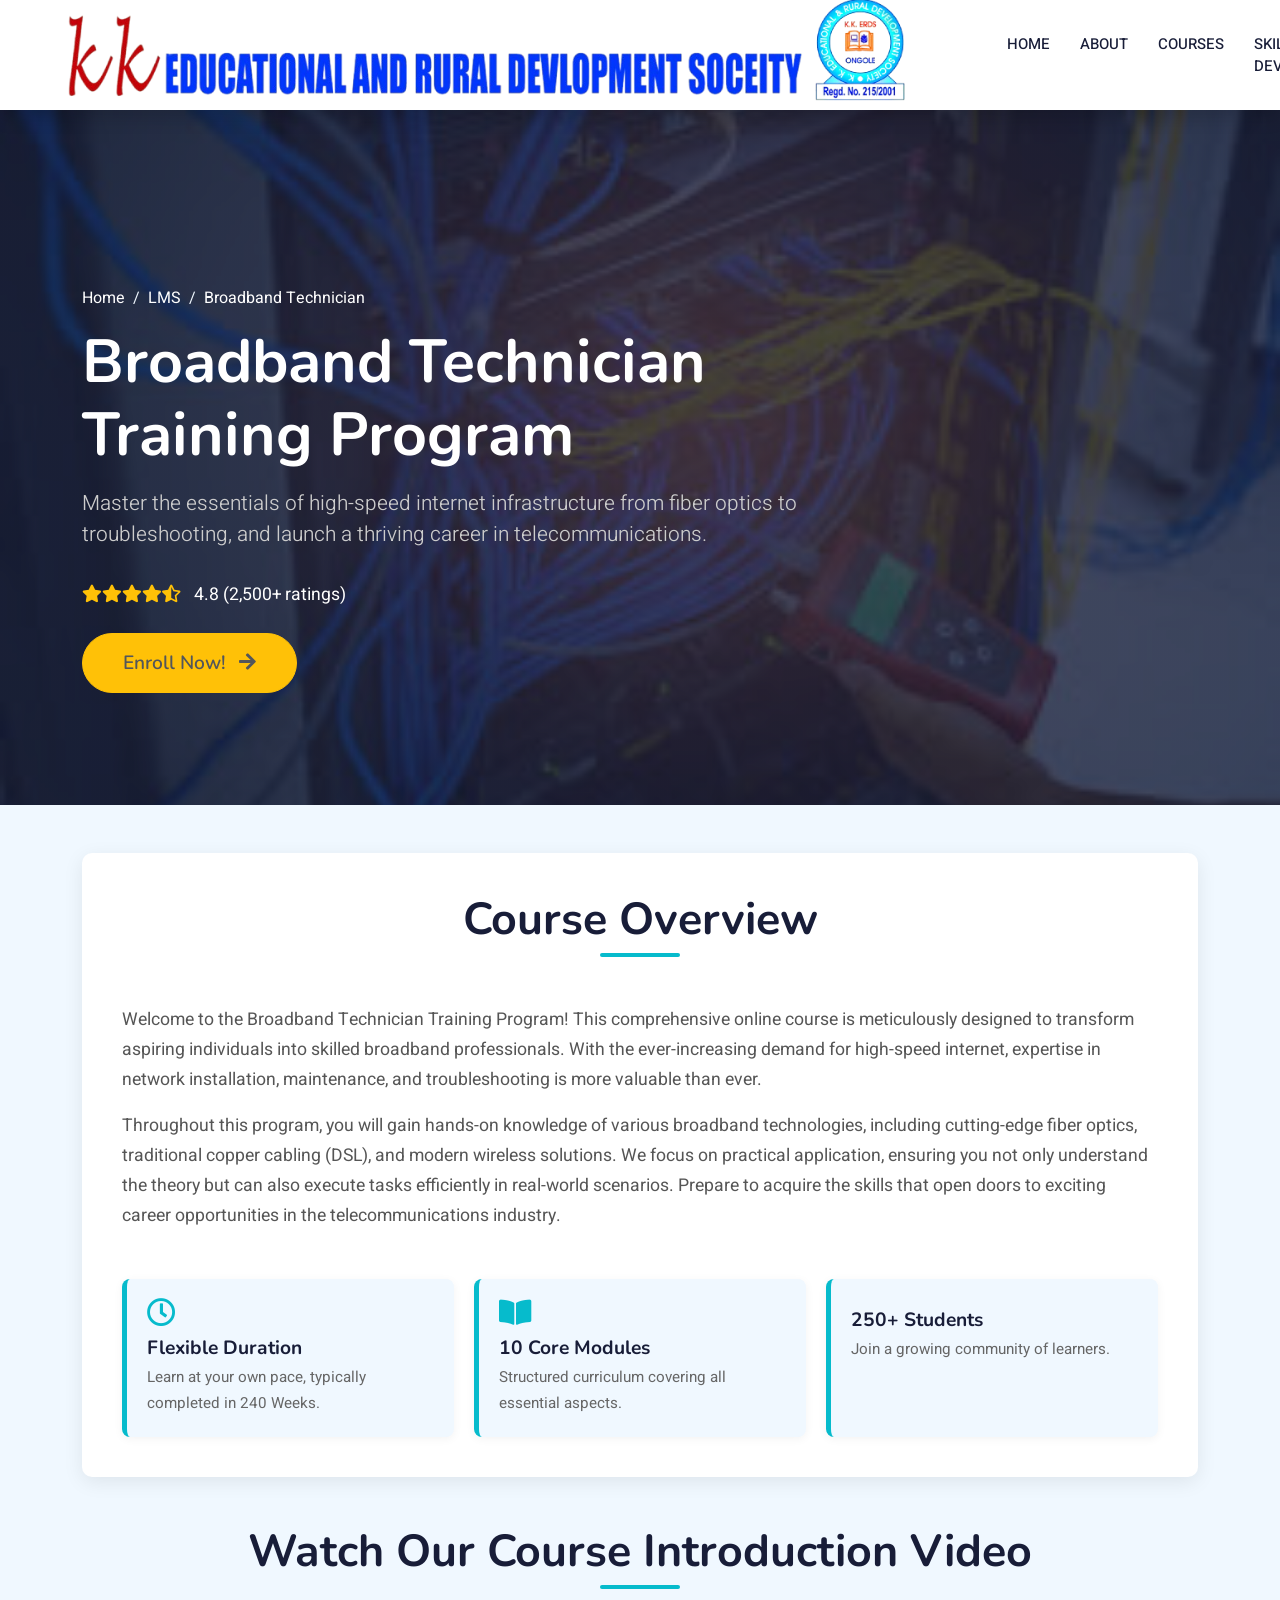
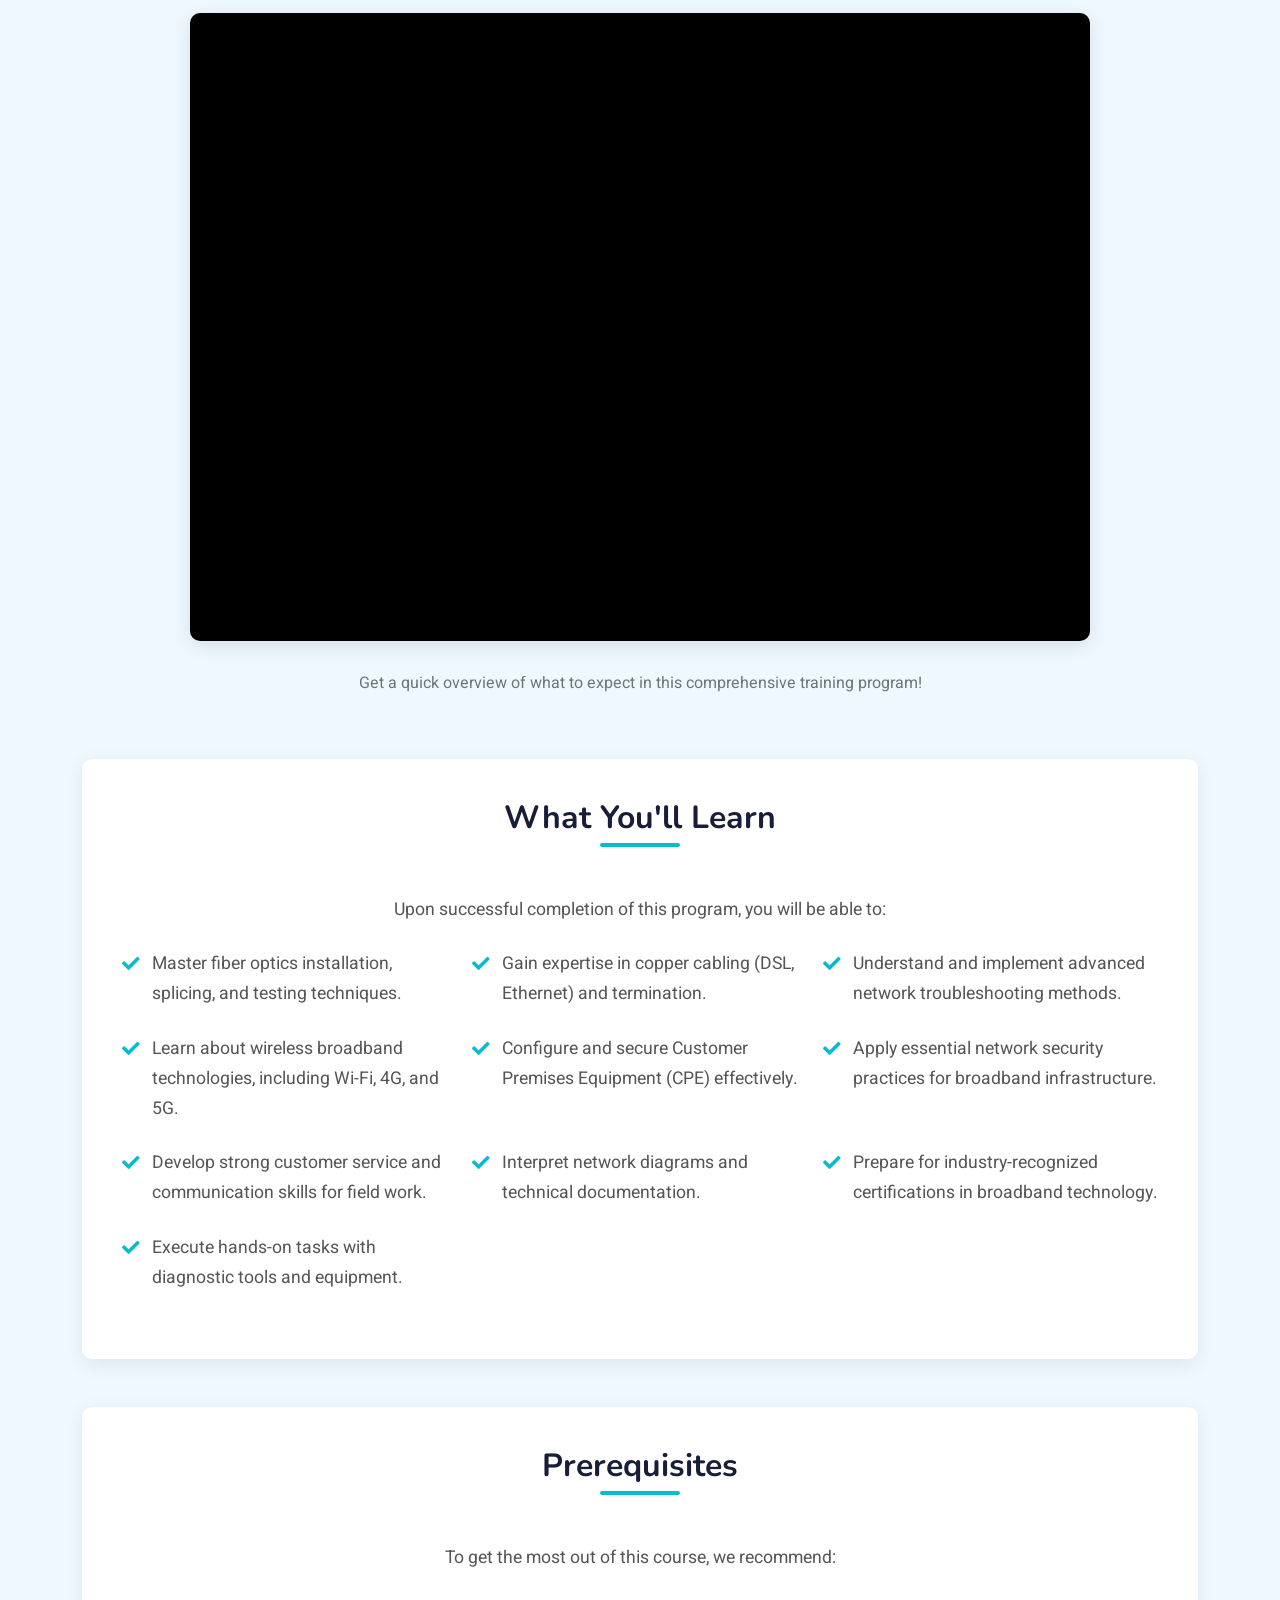
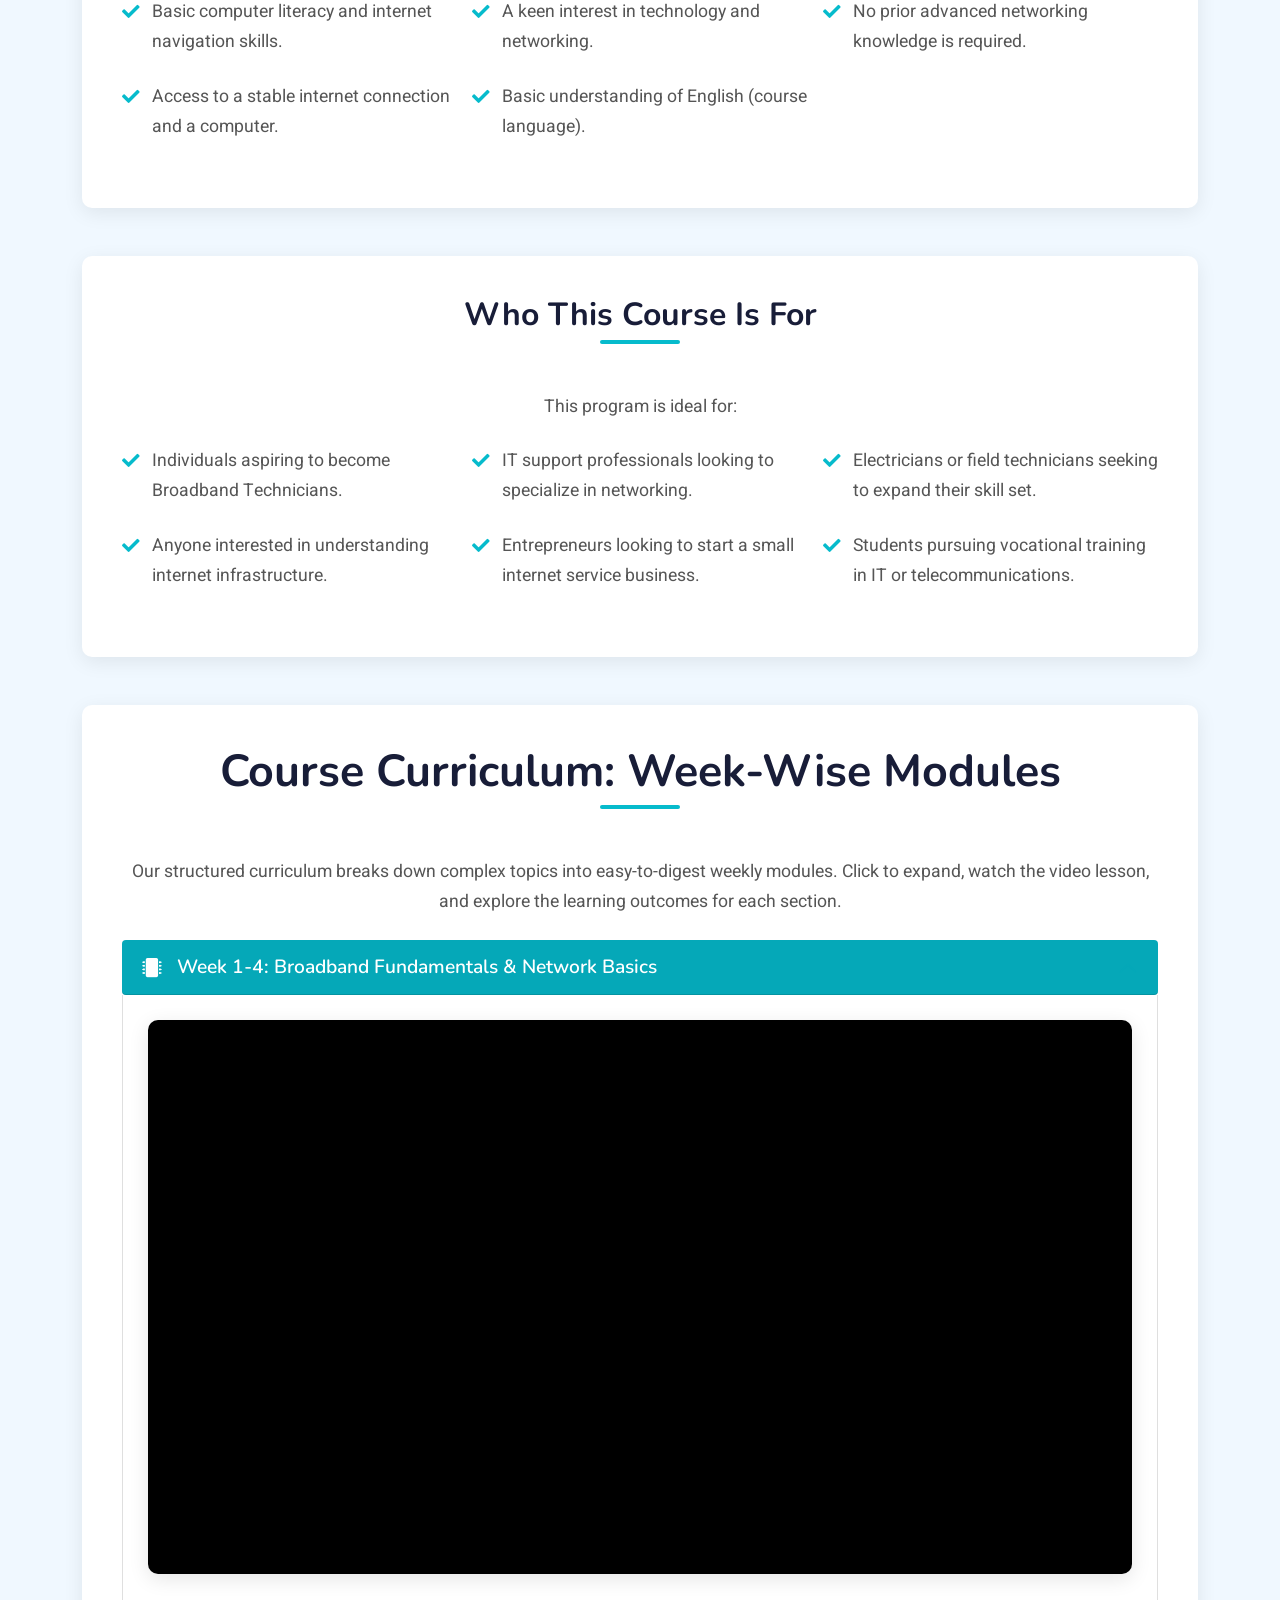
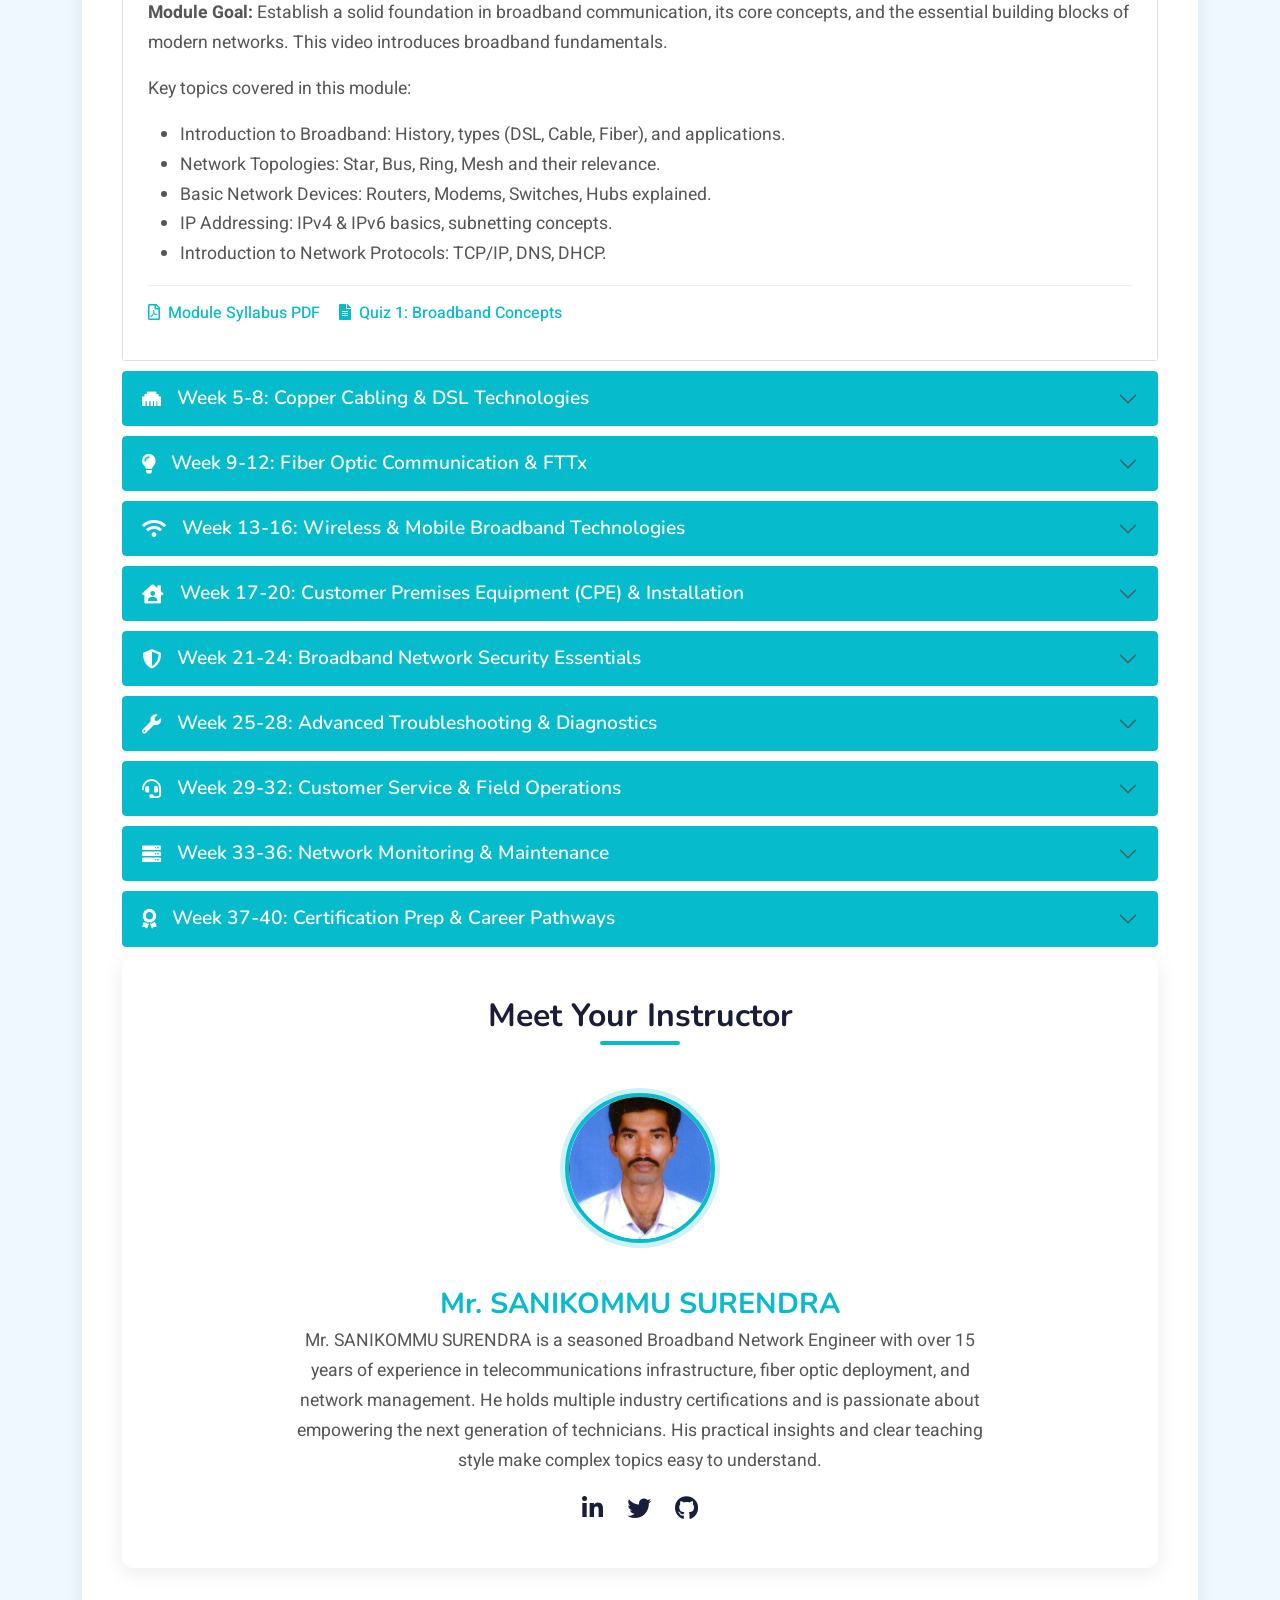
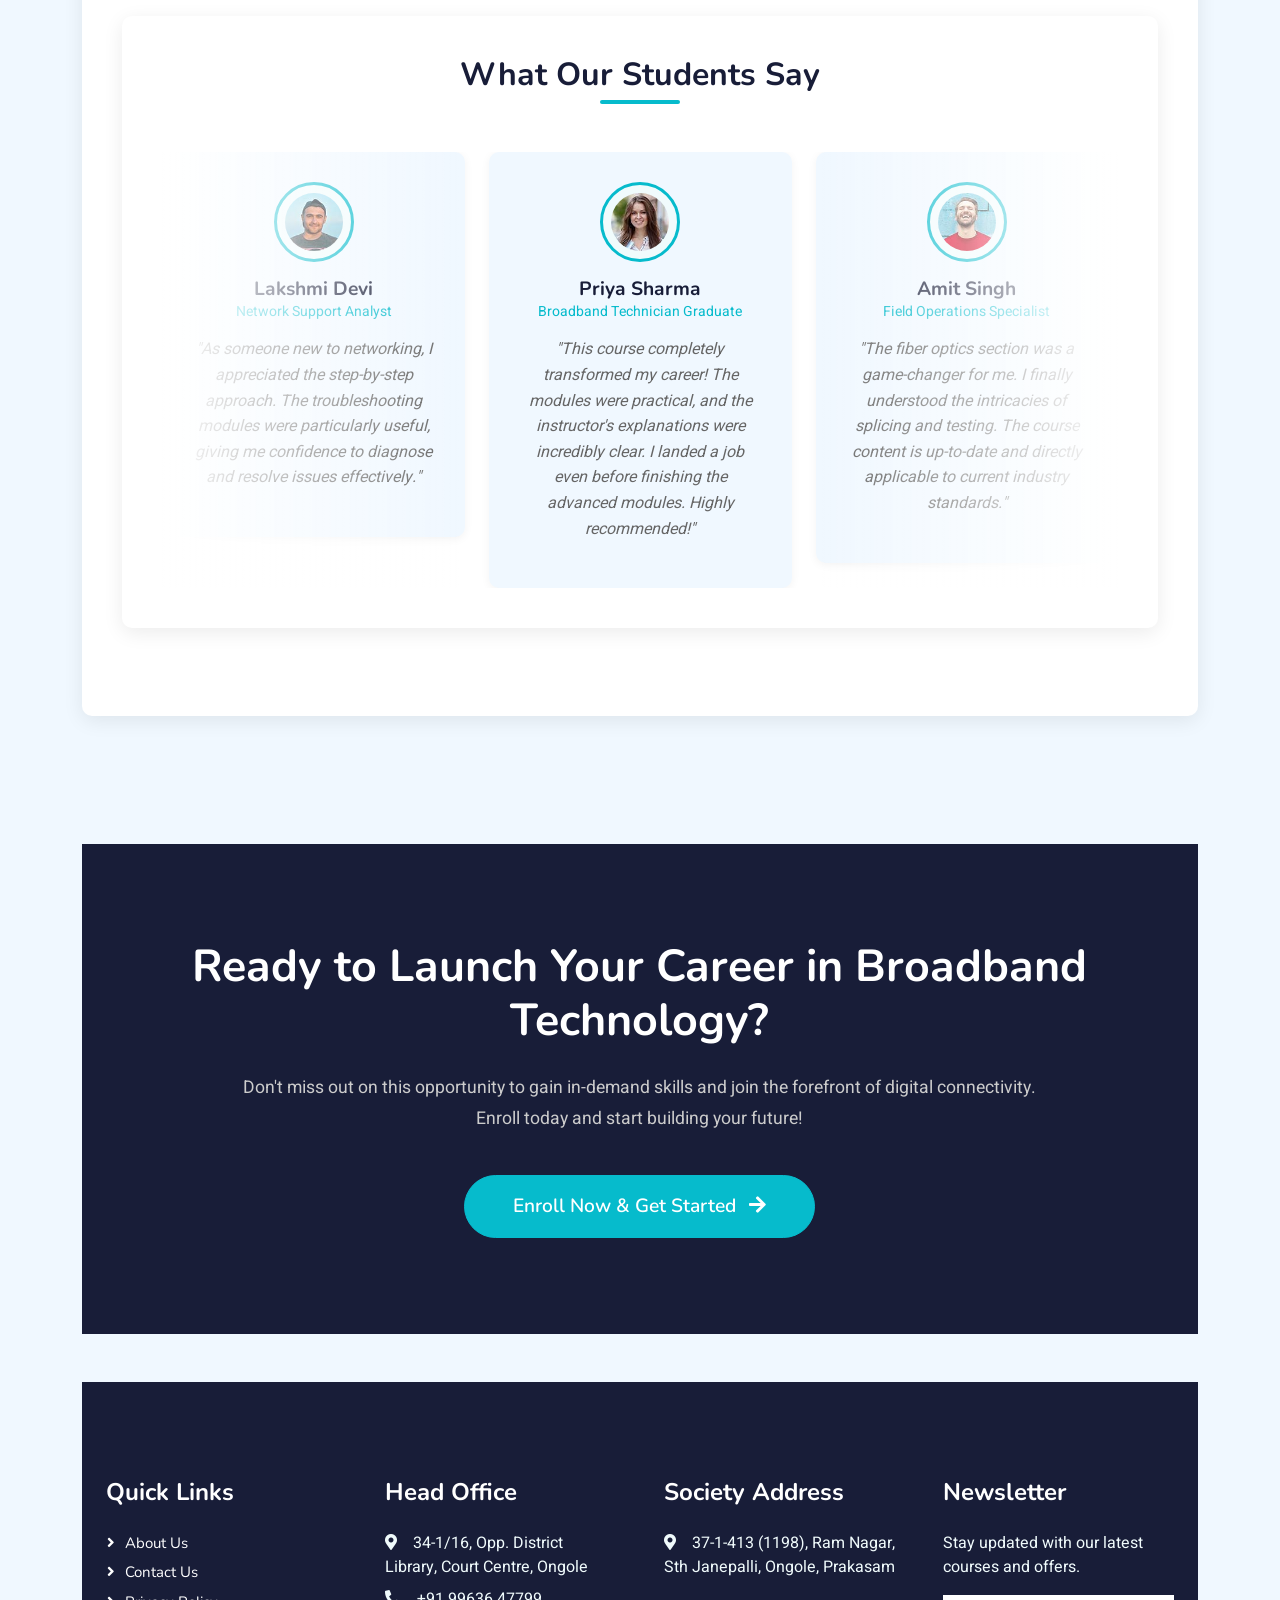
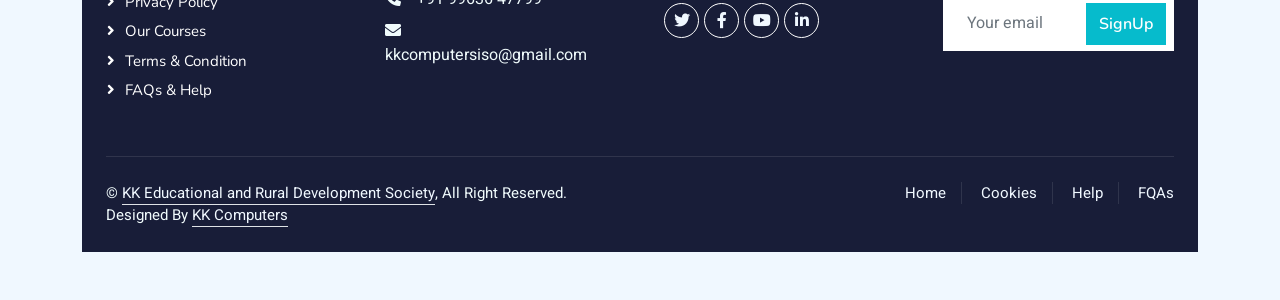
<file: Broadband.html>
<!DOCTYPE html>
<html lang="en">

<head>
    <meta charset="utf-8">
    <title>KK Educational and Rural Development Society - Broadband Technician Training</title>
    <meta content="width=device-width, initial-scale=1.0" name="viewport">
    <meta content="Broadband Technician, Fiber Optics, Network Maintenance, IT Training, KK Computers, Online Course, Skill Development, Certification" name="keywords">
    <meta content="Master broadband installation, troubleshooting, and network maintenance with our comprehensive online Broadband Technician course. Includes fiber optics, copper cabling, and modern internet technologies with week-wise modules and expert instruction. Enroll today!" name="description">

    <!-- Favicon -->
    <link href="img/favicon.ico" rel="icon">

    <!-- Google Web Fonts -->
    <link rel="preconnect" href="https://fonts.googleapis.com">
    <link rel="preconnect" href="https://fonts.gstatic.com" crossorigin>
    <link href="https://fonts.googleapis.com/css2?family=Heebo:wght@400;500;600&family=Nunito:wght@600;700;800&display=swap" rel="stylesheet">

    <!-- Icon Font Stylesheet -->
    <link href="https://cdnjs.cloudflare.com/ajax/libs/font-awesome/5.15.4/css/all.min.css" rel="stylesheet">
    <link href="https://cdn.jsdelivr.net/npm/bootstrap-icons@1.7.0/font/bootstrap-icons.css" rel="stylesheet">

    <!-- Libraries Stylesheet -->
    <link href="lib/animate/animate.min.css" rel="stylesheet">
    <link href="lib/owlcarousel/assets/owl.carousel.min.css" rel="stylesheet">

    <!-- Customized Bootstrap Stylesheet -->
    <link href="css/bootstrap.min.css" rel="stylesheet">

    <!-- Template Stylesheet -->
    <link href="css/style.css" rel="stylesheet">

    <!-- === CUSTOM CSS FOR ENHANCEMENTS === -->
    <style>
        /* --- General & Typography Enhancements --- */
        :root {
            --primary: #06BBCC;
            --secondary: #FFC107; /* New Accent Color */
            --light: #F0F8FF;
            --dark: #181D38;
        }

        body {
            font-family: 'Heebo', sans-serif;
            background-color: var(--light); 
        }

        h1, h2, h3, h4, h5, h6 {
            font-family: 'Nunito', sans-serif;
            font-weight: 700;
        }
        
        .btn-primary {
            background-color: var(--primary);
            border-color: var(--primary);
        }
        .btn-primary:hover {
            background-color: #05a8b8;
            border-color: #05a8b8;
        }

        /* --- Navbar & Logo --- */
        .navbar {
            min-height: 110px; 
        }
        .logo-img {
            height: 150px;      
            width: auto;
            object-fit: contain;
            margin: -5px 0;     
        }
        .navbar-light .navbar-nav .nav-link {
            transition: color 0.3s ease;
        }
        .navbar-light .navbar-nav .nav-link:hover, .navbar-light .navbar-nav .nav-link.active {
            color: var(--primary);
        }

        /* --- Hero Section - Course Specific --- */
        .course-hero {
            background: linear-gradient(rgba(24, 29, 56, .8), rgba(24, 29, 56, .8)), url('img/board.jpeg') center center no-repeat;
            background-size: cover;
            min-height: 500px;
            display: flex;
            align-items: center;
            color: white;
            position: relative;
            padding: 8rem 0 4rem 0; 
        }
        .course-hero h1 {
            font-size: 3.8rem;
            color: white;
            margin-bottom: 1rem;
            line-height: 1.2;
        }
        .course-hero .lead {
            font-size: 1.3rem;
            color: #ccc;
            margin-bottom: 2rem;
            font-weight: 300;
        }
        .course-meta-top {
            font-size: 1.1rem;
            color: #FFC107; 
            margin-bottom: 1.5rem;
        }
        .course-meta-top i.fa-star {
            color: var(--secondary);
        }
        .course-meta-top span {
            color: white;
            margin-left: 10px;
        }
        .btn-hero-enroll {
            background-color: var(--secondary);
            border-color: var(--secondary);
            font-size: 1.2rem;
            padding: 15px 40px;
            border-radius: 50px;
            font-weight: 600;
            transition: all 0.3s ease;
        }
        .btn-hero-enroll:hover {
            background-color: #e0ac00;
            border-color: #e0ac00;
            transform: translateY(-2px);
            box-shadow: 0 5px 15px rgba(255, 193, 7, 0.4);
        }
        .course-section-title {
            color: var(--dark);
            font-size: 2.8rem;
            margin-bottom: 2.5rem;
            position: relative;
            padding-bottom: 10px;
        }
        .course-section-title::after {
            content: '';
            position: absolute;
            left: 50%;
            bottom: 0;
            transform: translateX(-50%);
            width: 80px;
            height: 4px;
            background-color: var(--primary);
            border-radius: 50px;
        }
        /* --- General Card/Section Styling --- */
        .content-card {
            background-color: #ffffff;
            padding: 40px;
            border-radius: 10px;
            box-shadow: 0 5px 20px rgba(0, 0, 0, 0.08);
            margin-bottom: 3rem;
        }
        .content-card h3 {
            color: var(--dark);
            margin-bottom: 25px;
            font-size: 2rem;
        }
        .content-card p, .content-card ul li {
            font-size: 1.1rem;
            line-height: 1.7;
            color: #555;
        }

        /* --- Info Boxes --- */
        .course-info-boxes {
            display: flex;
            flex-wrap: wrap;
            gap: 20px;
            margin-top: 30px;
            justify-content: center;
        }
        .info-box {
            background-color: var(--light);
            border-left: 5px solid var(--primary);
            padding: 20px;
            border-radius: 8px;
            flex: 1 1 calc(33% - 20px); 
            min-width: 250px;
            box-shadow: 0 2px 10px rgba(0, 0, 0, 0.05);
            text-align: left; 
        }
        .info-box i {
            color: var(--primary);
            font-size: 1.8rem;
            margin-bottom: 10px;
            display: block;
        }
        .info-box h4 {
            font-size: 1.2rem;
            color: var(--dark);
            margin-bottom: 5px;
        }
        .info-box p {
            font-size: 0.95rem;
            color: #666;
            margin-bottom: 0;
        }

        /* --- What You'll Learn / Prerequisites / Target Audience --- */
        .feature-list {
            list-style: none;
            padding-left: 0;
            display: grid;
            grid-template-columns: repeat(auto-fit, minmax(300px, 1fr));
            gap: 15px;
        }
        .feature-list li {
            position: relative;
            padding-left: 30px;
            margin-bottom: 10px;
            font-size: 1rem;
            color: #333;
        }
        .feature-list li::before {
            content: "\f00c"; 
            font-family: "Font Awesome 5 Free";
            font-weight: 900;
            color: var(--primary);
            position: absolute;
            left: 0;
            top: 0;
        }

        /* --- Video Embed Styling --- */
        .video-container {
            position: relative;
            padding-bottom: 56.25%; /* 16:9 aspect ratio */
            height: 0;
            overflow: hidden;
            max-width: 100%;
            background: #000;
            margin-bottom: 30px;
            border-radius: 10px;
            box-shadow: 0 5px 20px rgba(0,0,0,0.1);
        }
        .video-container iframe {
            position: absolute;
            top: 0;
            left: 0;
            width: 100%;
            height: 100%;
            border: 0;
        }
        .main-course-video {
            margin-top: 3rem;
            margin-bottom: 4rem;
        }

        /* --- Module Accordion --- */
        .module-accordion .accordion-button {
            background-color: var(--primary);
            color: white;
            font-size: 1.2rem;
            font-weight: 600;
            border-radius: 0.25rem;
            padding: 1rem 1.25rem;
            border: none;
        }
        .module-accordion .accordion-button:not(.collapsed) {
            color: white;
            background-color: #05a8b8;
            box-shadow: inset 0 -1px 0 rgba(0, 0, 0, .125);
        }
        .module-accordion .accordion-button:focus {
            box-shadow: none;
            border-color: transparent;
        }
        .module-accordion .accordion-body {
            background-color: #ffffff;
            padding: 25px;
            border: 1px solid rgba(0, 0, 0, .125);
            border-top: none;
        }
        .module-accordion .accordion-item {
            border: none;
            margin-bottom: 10px;
            border-radius: 0.25rem;
            overflow: hidden; 
        }
        .module-accordion .module-resources {
            margin-top: 15px;
            border-top: 1px solid #eee;
            padding-top: 15px;
        }
        .module-accordion .module-resources a {
            margin-right: 15px;
            color: var(--primary);
            font-weight: 500;
            transition: color 0.3s ease;
            display: inline-block;
            margin-bottom: 10px;
            text-decoration: none;
        }
        .module-accordion .module-resources a:hover {
            color: var(--dark);
            text-decoration: underline;
        }

        /* --- Instructor Section --- */
        .instructor-section {
            text-align: center;
        }
        .instructor-profile {
            display: flex;
            align-items: center;
            justify-content: center;
            flex-direction: column;
            gap: 20px;
        }
        .instructor-profile img {
            width: 150px;
            height: 150px;
            border-radius: 50%;
            object-fit: cover;
            border: 4px solid var(--primary);
            box-shadow: 0 0 0 5px rgba(6, 187, 204, 0.2);
        }
        .instructor-details h4 {
            margin-bottom: 5px;
            color: var(--primary);
            font-size: 1.8rem;
        }
        .instructor-details p {
            font-size: 1.1rem;
            color: #555;
            max-width: 700px;
            margin: 0 auto;
        }
        .instructor-social a {
            color: var(--dark);
            margin: 0 10px;
            font-size: 1.5rem;
            transition: color 0.3s ease;
            text-decoration: none;
        }
        .instructor-social a:hover {
            color: var(--primary);
        }

        /* --- Testimonials Section --- */
        .testimonial-item {
            background-color: var(--light);
            padding: 30px;
            border-radius: 10px;
            box-shadow: 0 2px 10px rgba(0, 0, 0, 0.05);
            text-align: center;
            height: 100%; 
        }
        .testimonial-item img {
            width: 80px;
            height: 80px;
            border-radius: 50%;
            margin-bottom: 15px;
            border: 3px solid var(--primary);
            object-fit: cover;
        }
        .testimonial-item h5 {
            color: var(--dark);
            font-size: 1.2rem;
            margin-bottom: 5px;
        }
        .testimonial-item small {
            color: var(--primary);
            display: block;
            margin-bottom: 15px;
        }
        .testimonial-item p {
            font-size: 1rem;
            color: #666;
            line-height: 1.6;
            font-style: italic;
        }

        /* --- Final CTA Section --- */
        .final-cta {
            background-color: var(--dark);
            color: white;
            padding: 6rem 0;
            text-align: center;
            margin-top: 5rem;
        }
        .final-cta h2 {
            color: white;
            margin-bottom: 1.5rem;
            font-size: 2.8rem;
        }
        .final-cta p {
            font-size: 1.1rem;
            max-width: 800px;
            margin: 0 auto 2.5rem auto;
            line-height: 1.8;
            color: #ccc;
        }
        .final-cta .btn {
            font-size: 1.2rem;
            padding: 12px 40px;
            border-radius: 50px;
            font-weight: 600;
        }
        /* Custom adjustment for WOW.js delays on inner elements */
        .content-card > * {
            animation-duration: 1s; 
        }

        @media (max-width: 768px) {
            .course-hero h1 {
                font-size: 2.5rem;
            }
            .course-hero .lead {
                font-size: 1rem;
            }
            .course-section-title {
                font-size: 2rem;
            }
            .info-box {
                flex: 1 1 100%;
            }
        }

    </style>
</head>

<body>
    <!-- Spinner Start -->
    <div id="spinner" class="show bg-white position-fixed translate-middle w-100 vh-100 top-50 start-50 d-flex align-items-center justify-content-center">
        <div class="spinner-border text-primary" style="width: 3rem; height: 3rem;" role="status">
            <span class="sr-only">Loading...</span>
        </div>
    </div>
    <!-- Spinner End -->

    <!-- Navbar Start -->
    <nav class="navbar navbar-expand-lg bg-white navbar-light shadow sticky-top p-0">
        <a href="index.html" class="navbar-brand d-flex align-items-center px-4 px-lg-5">
            <img src="img/2kk.png" alt="KK Educational Society Logo" class="logo-img">
        </a>
        <button type="button" class="navbar-toggler me-4" data-bs-toggle="collapse" data-bs-target="#navbarCollapse">
            <span class="navbar-toggler-icon"></span>
        </button>
        <div class="collapse navbar-collapse" id="navbarCollapse">
            <div class="navbar-nav ms-auto p-4 p-lg-0">
                <a href="index.html" class="nav-item nav-link">Home</a>
                <a href="about.html" class="nav-item nav-link">About</a>
                <a href="courses.html" class="nav-item nav-link">Courses</a>
                <a href="skill.html" class="nav-item nav-link">Skill Development</a>
                <a href="contact.html" class="nav-item nav-link">Contact</a>
            </div>
            <a href="lms.html" class="btn btn-primary py-4 px-lg-5 d-none d-lg-block active">E-Learning<i class="fa fa-arrow-right ms-3"></i></a>
        </div>
    </nav>
    <!-- Navbar End -->


    <!-- Course Hero Section Start -->
    <div class="container-fluid course-hero wow fadeIn" data-wow-delay="0.1s">
        <div class="container py-5">
            <div class="row justify-content-start">
                <div class="col-lg-8 text-md-start text-center">
                    <nav aria-label="breadcrumb" class="mb-3">
                        <ol class="breadcrumb justify-content-md-start justify-content-center mb-0">
                            <li class="breadcrumb-item"><a class="text-white" href="index.html">Home</a></li>
                            <li class="breadcrumb-item"><a class="text-white" href="lms.html">LMS</a></li>
                            <li class="breadcrumb-item text-white active" aria-current="page">Broadband Technician</li>
                        </ol>
                    </nav>
                    <h1 class="animated slideInDown">Broadband Technician Training Program</h1>
                    <p class="lead animated slideInUp">Master the essentials of high-speed internet infrastructure from fiber optics to troubleshooting, and launch a thriving career in telecommunications.</p>
                    <div class="course-meta-top animated slideInUp">
                        <i class="fas fa-star"></i><i class="fas fa-star"></i><i class="fas fa-star"></i><i class="fas fa-star"></i><i class="fas fa-star-half-alt"></i>
                        <span>4.8 (2,500+ ratings)</span>
                    </div>
<a href="#course-overview" class="btn btn-hero-enroll animated slideInUp">
    Enroll Now! <i class="fa fa-arrow-right ms-2"></i>
</a>
                </div>
            </div>
        </div>
    </div>
    <!-- Course Hero Section End -->

    <!-- Course Content Start -->
    <div class="container-xxl py-5">
        <div class="container">
            <div class="row g-5">
                <div class="col-lg-12">
                    <!-- Overview Section -->
                    <div class="content-card wow fadeInUp" data-wow-delay="0.1s">
                        <h2 class="course-section-title text-center mb-5">Course Overview</h2>
                        <p>Welcome to the Broadband Technician Training Program! This comprehensive online course is meticulously designed to transform aspiring individuals into skilled broadband professionals. With the ever-increasing demand for high-speed internet, expertise in network installation, maintenance, and troubleshooting is more valuable than ever.</p>
                        <p>Throughout this program, you will gain hands-on knowledge of various broadband technologies, including cutting-edge fiber optics, traditional copper cabling (DSL), and modern wireless solutions. We focus on practical application, ensuring you not only understand the theory but can also execute tasks efficiently in real-world scenarios. Prepare to acquire the skills that open doors to exciting career opportunities in the telecommunications industry.</p>
                        
                        <div class="course-info-boxes mt-5">
                            <div class="info-box wow fadeInUp" data-wow-delay="0.2s">
                                <i class="far fa-clock"></i>
                                <h4>Flexible Duration</h4>
                                <p>Learn at your own pace, typically completed in 240 Weeks.</p>
                            </div>
                            <div class="info-box wow fadeInUp" data-wow-delay="0.3s">
                                <i class="fa fa-book-open"></i>
                                <h4>10 Core Modules</h4>
                                <p>Structured curriculum covering all essential aspects.</p>
                            </div>
                            <div class="info-box wow fadeInUp" data-wow-delay="0.4s">
                                <i class="fa fa-users-class"></i>
                                <h4>250+ Students</h4>
                                <p>Join a growing community of learners.</p>
                            </div>
                        </div>
                    </div>

                    <!-- Main Course Introduction Video -->
                  <div class="text-center main-course-video wow fadeInUp" data-wow-delay="0.5s">
    <h3 class="course-section-title text-center mb-4">Watch Our Course Introduction Video</h3>
    <div class="video-container mx-auto" style="max-width: 900px;">
        <iframe width="100%" height="500" 
            src="https://www.youtube.com/embed/I-UucJ4JAII" 
            frameborder="0" 
            allow="accelerometer; autoplay; clipboard-write; encrypted-media; gyroscope; picture-in-picture" 
            allowfullscreen>
        </iframe>
    </div>
    <p class="text-muted mt-3">Get a quick overview of what to expect in this comprehensive training program!</p>
</div>


                    <!-- What You'll Learn Section -->
                    <div class="content-card wow fadeInUp" data-wow-delay="0.6s">
                        <h3 class="course-section-title text-center mb-5">What You'll Learn</h3>
                        <p class="text-center mb-4">Upon successful completion of this program, you will be able to:</p>
                        <ul class="feature-list">
                            <li>Master fiber optics installation, splicing, and testing techniques.</li>
                            <li>Gain expertise in copper cabling (DSL, Ethernet) and termination.</li>
                            <li>Understand and implement advanced network troubleshooting methods.</li>
                            <li>Learn about wireless broadband technologies, including Wi-Fi, 4G, and 5G.</li>
                            <li>Configure and secure Customer Premises Equipment (CPE) effectively.</li>
                            <li>Apply essential network security practices for broadband infrastructure.</li>
                            <li>Develop strong customer service and communication skills for field work.</li>
                            <li>Interpret network diagrams and technical documentation.</li>
                            <li>Prepare for industry-recognized certifications in broadband technology.</li>
                            <li>Execute hands-on tasks with diagnostic tools and equipment.</li>
                        </ul>
                    </div>

                    <!-- Prerequisites Section -->
                    <div class="content-card wow fadeInUp" data-wow-delay="0.7s">
                        <h3 class="course-section-title text-center mb-5">Prerequisites</h3>
                        <p class="text-center mb-4">To get the most out of this course, we recommend:</p>
                        <ul class="feature-list">
                            <li>Basic computer literacy and internet navigation skills.</li>
                            <li>A keen interest in technology and networking.</li>
                            <li>No prior advanced networking knowledge is required.</li>
                            <li>Access to a stable internet connection and a computer.</li>
                            <li>Basic understanding of English (course language).</li>
                        </ul>
                    </div>

                    <!-- Who This Course Is For Section -->
                    <div class="content-card wow fadeInUp" data-wow-delay="0.8s">
                        <h3 class="course-section-title text-center mb-5">Who This Course Is For</h3>
                        <p class="text-center mb-4">This program is ideal for:</p>
                        <ul class="feature-list">
                            <li>Individuals aspiring to become Broadband Technicians.</li>
                            <li>IT support professionals looking to specialize in networking.</li>
                            <li>Electricians or field technicians seeking to expand their skill set.</li>
                            <li>Anyone interested in understanding internet infrastructure.</li>
                            <li>Entrepreneurs looking to start a small internet service business.</li>
                            <li>Students pursuing vocational training in IT or telecommunications.</li>
                        </ul>
                    </div>

                    <!-- Curriculum Section -->
                    <div class="content-card wow fadeInUp" data-wow-delay="0.9s">
                        <h2 class="course-section-title text-center mb-5">Course Curriculum: Week-Wise Modules</h2>
                        <p class="text-center mb-4">Our structured curriculum breaks down complex topics into easy-to-digest weekly modules. Click to expand, watch the video lesson, and explore the learning outcomes for each section.</p>
                        <div class="accordion module-accordion" id="broadbandAccordion">
                            <!-- Module 1 -->
                            <div class="accordion-item wow fadeInUp" data-wow-delay="1.0s">
  <h2 class="accordion-header" id="headingOne">
    <button class="accordion-button" type="button" data-bs-toggle="collapse" data-bs-target="#collapseOne" aria-expanded="true" aria-controls="collapseOne">
      <i class="fas fa-microchip me-3"></i> Week 1-4: Broadband Fundamentals & Network Basics
    </button>
  </h2>
  <div id="collapseOne" class="accordion-collapse collapse show" aria-labelledby="headingOne" data-bs-parent="#broadbandAccordion">
    <div class="accordion-body">
      <div class="video-container mb-4">
        <iframe
          width="100%"
          height="500"
          src="https://www.youtube.com/embed/_IOZ8_cPgu8?controls=0"
          frameborder="0"
          allow="accelerometer; autoplay; clipboard-write; encrypted-media; gyroscope; picture-in-picture"
          allowfullscreen>
        </iframe>
      </div>

      <p><strong>Module Goal:</strong> Establish a solid foundation in broadband communication, its core concepts, and the essential building blocks of modern networks. This video introduces broadband fundamentals.</p>
      <p>Key topics covered in this module:</p>
      <ul>
        <li>Introduction to Broadband: History, types (DSL, Cable, Fiber), and applications.</li>
        <li>Network Topologies: Star, Bus, Ring, Mesh and their relevance.</li>
        <li>Basic Network Devices: Routers, Modems, Switches, Hubs explained.</li>
        <li>IP Addressing: IPv4 & IPv6 basics, subnetting concepts.</li>
        <li>Introduction to Network Protocols: TCP/IP, DNS, DHCP.</li>
      </ul>

      <div class="module-resources mt-3">
        <a href="Broadband Technician Material New (2).pdf" target="_blank">
          <i class="far fa-file-pdf me-1"></i> Module Syllabus PDF
        </a>
        <a href="#" class="quiz1-link">
          <i class="fas fa-file-alt me-1"></i> Quiz 1: Broadband Concepts
        </a>
      </div>
    </div>
  </div>
</div>

<!-- Quiz Modal -->
<div class="modal fade" id="quiz1Modal" tabindex="-1" aria-hidden="true">
  <div class="modal-dialog modal-lg modal-dialog-scrollable">
    <div class="modal-content rounded-3">
      <div class="modal-header">
        <h5 class="modal-title"><i class="fas fa-clipboard-check me-2"></i>Quiz 1: Broadband Concepts</h5>
        <button type="button" class="btn-close" data-bs-dismiss="modal"></button>
      </div>
      <div class="modal-body">
        <p class="text-muted mb-3">Answer the 5 questions below. Click <strong>Submit</strong> to see your score and explanations.</p>
        <div id="quiz1Questions" class="vstack gap-4"></div>
        <div id="quiz1Result" class="alert d-none mt-4"></div>
      </div>
      <div class="modal-footer">
        <button id="retakeBtn" type="button" class="btn btn-outline-primary d-none">Retake Quiz</button>
        <button id="submitQuizBtn" type="button" class="btn btn-primary">Submit</button>
      </div>
    </div>
  </div>
</div>

<!-- Quiz Script -->
<script>
(function() {
  const QUESTION_BANK = [
    { q:"Which statement best describes broadband?", options:["Single-frequency transmission limited to voice","High-capacity transmission that carries multiple signals simultaneously","A network only for mobile devices","A protocol used by routers to find paths"], answer:1, expl:"Broadband provides high-capacity, multi-signal transmission."},
    { q:"Which broadband type typically offers the lowest latency and highest bandwidth?", options:["DSL","Cable","Fiber-to-the-Home (FTTH)","Dial-up"], answer:2, expl:"FTTH uses optical fiber, enabling very high speeds and low latency."},
    { q:"In a star topology:", options:["Each device connects to a central device","All devices share a single backbone cable","Each device connects to exactly two neighbors in a loop","Every device connects to every other device directly"], answer:0, expl:"Star topology uses a central hub/switch."},
    { q:"Which device modulates and demodulates signals for ISP connectivity?", options:["Switch","Router","Hub","Modem"], answer:3, expl:"A modem converts digital data to/from the ISP medium."},
    { q:"Which protocol automatically assigns IP addresses?", options:["DNS","HTTP","DHCP","TCP"], answer:2, expl:"DHCP dynamically assigns IP configuration."},
    { q:"DNS is primarily used to:", options:["Encrypt data","Translate domain names to IP addresses","Route packets","Detect intrusions"], answer:1, expl:"DNS resolves names to IP addresses."},
    { q:"Which topology offers highest redundancy but is expensive?", options:["Bus","Ring","Mesh","Star"], answer:2, expl:"Full mesh provides multiple paths, very reliable but costly."}
  ];

  const NUM_QUESTIONS = 5;
  let currentQuestions = [];

  function pickRandom(arr,n){return [...arr].sort(()=>Math.random()-0.5).slice(0,n);}
  function shuffleWithIndex(arr){const m=arr.map((v,i)=>({v,i}));for(let i=m.length-1;i>0;i--){const j=Math.floor(Math.random()*(i+1));[m[i],m[j]]=[m[j],m[i]];}return m;}

  function renderQuiz(){
    const c=document.getElementById("quiz1Questions"),res=document.getElementById("quiz1Result");
    res.classList.add("d-none");res.textContent="";document.getElementById("submitQuizBtn").disabled=false;
    document.getElementById("retakeBtn").classList.add("d-none");
    currentQuestions=pickRandom(QUESTION_BANK,NUM_QUESTIONS);c.innerHTML="";
    currentQuestions.forEach((qObj,idx)=>{
      const shuffled=shuffleWithIndex(qObj.options), correctNew=shuffled.findIndex(o=>o.i===qObj.answer);
      const qWrap=document.createElement("div");qWrap.className="p-3 border rounded-3";qWrap.dataset.correct=correctNew;qWrap.dataset.expl=qObj.expl;
      const qTitle=document.createElement("div");qTitle.className="fw-semibold mb-2";qTitle.textContent=`Q${idx+1}. ${qObj.q}`;qWrap.appendChild(qTitle);
      const opts=document.createElement("div");opts.className="vstack gap-2";
      shuffled.forEach((opt,optIdx)=>{const id=`q${idx}_opt${optIdx}`;const label=document.createElement("label");label.setAttribute("for",id);label.className="d-flex align-items-start gap-2";const input=document.createElement("input");input.type="radio";input.name=`q${idx}`;input.id=id;input.value=optIdx;label.appendChild(input);const span=document.createElement("span");span.textContent=opt.v;label.appendChild(span);opts.appendChild(label);});
      const expl=document.createElement("div");expl.className="mt-2 small text-muted d-none";expl.id=`expl_${idx}`;expl.textContent=`Explanation: ${qObj.expl}`;qWrap.appendChild(opts);qWrap.appendChild(expl);c.appendChild(qWrap);
    });
  }

  function gradeQuiz(){
    const blocks=[...document.getElementById("quiz1Questions").children];let score=0,answeredAll=true;
    blocks.forEach((b,idx)=>{const correct=Number(b.dataset.correct),radios=b.querySelectorAll(`input[name="q${idx}"]`);let chosen=-1;
      radios.forEach((r,i)=>{if(r.checked)chosen=i;r.disabled=true;});
      if(chosen===-1)answeredAll=false;
      const labels=b.querySelectorAll("label");labels.forEach((lbl,i)=>{lbl.classList.remove("border","border-success","border-danger","rounded","px-2");
        if(i===correct)lbl.classList.add("border","border-success","rounded","px-2");
        if(chosen!==-1 && i===chosen && chosen!==correct)lbl.classList.add("border","border-danger","rounded","px-2");});
      b.querySelector(`#expl_${idx}`).classList.remove("d-none");if(chosen===correct)score++;});
    const res=document.getElementById("quiz1Result");res.classList.remove("d-none");const pct=Math.round((score/blocks.length)*100),pass=pct>=60;
    res.className=`alert mt-4 ${pass?"alert-success":"alert-danger"}`;res.innerHTML=`<strong>Score:</strong> ${score}/${blocks.length} (${pct}%). ${pass?"Great job! ✅":"Keep practicing! ❗"}`;
    document.getElementById("submitQuizBtn").disabled=true;document.getElementById("retakeBtn").classList.remove("d-none");
  }

  document.addEventListener("DOMContentLoaded",function(){
    document.querySelector("a.quiz1-link").addEventListener("click",function(e){e.preventDefault();renderQuiz();new bootstrap.Modal(document.getElementById("quiz1Modal")).show();});
    document.getElementById("submitQuizBtn").addEventListener("click",gradeQuiz);
    document.getElementById("retakeBtn").addEventListener("click",renderQuiz);
  });
})();
</script>


                            <!-- Module 2 -->
                            <div class="accordion-item wow fadeInUp" data-wow-delay="1.1s">
                                <h2 class="accordion-header" id="headingTwo">
                                    <button class="accordion-button collapsed" type="button" data-bs-toggle="collapse" data-bs-target="#collapseTwo" aria-expanded="false" aria-controls="collapseTwo">
                                        <i class="fas fa-ethernet me-3"></i> Week 5-8: Copper Cabling & DSL Technologies
                                    </button>
                                </h2>
                                <div id="collapseTwo" class="accordion-collapse collapse" aria-labelledby="headingTwo" data-bs-parent="#broadbandAccordion">
                                    <div class="accordion-body">
                                        <div class="video-container mb-4">
                                            <!-- Replace YOUR_YOUTUBE_VIDEO_ID_M2 with the actual YouTube video ID for Module 2 -->
                                           <iframe
  width="100%"
  height="500"
  src="https://www.youtube.com/embed/zoefzxHIfPc"
  frameborder="0"
  allow="accelerometer; autoplay; clipboard-write; encrypted-media; gyroscope; picture-in-picture"
  allowfullscreen>
</iframe>

                                        </div>
                                        <p><strong>Module Goal:</strong> Gain practical skills in working with copper cable infrastructure for DSL and Ethernet networks, including installation and testing. This video demonstrates key copper cabling techniques.</p>
                                        <p>Key topics covered in this module:</p>
                                        <ul>
                                            <li>Twisted-Pair Cabling: Cat5e, Cat6, Cat6a standards and applications.</li>
                                            <li>Cable Termination: RJ45 and RJ11 connector installation (hands-on).</li>
                                            <li>Digital Subscriber Line (DSL): ADSL, VDSL, G.fast principles and deployment.</li>
                                            <li>Copper Line Testing: Using cable certifiers and continuity testers.</li>
                                            <li>Common Copper Line Faults: Diagnosis and rectification.</li>
                                        </ul>
                                        <div class="module-resources mt-3">
                                            <a href="docs/Broadband Technician Material New (2).pdf#page=12" target="_blank"><i class="far fa-file-pdf me-1"></i> Module Syllabus PDF</a>
                                            <a href="#" target="_blank"><i class="fas fa-file-alt me-1"></i> Lab Exercise: Cable Crimping</a>
                                        </div>
                                    </div>
                                </div>
                            </div>

                            <!-- Module 3 -->
                            <div class="accordion-item wow fadeInUp" data-wow-delay="1.2s">
                                <h2 class="accordion-header" id="headingThree">
                                    <button class="accordion-button collapsed" type="button" data-bs-toggle="collapse" data-bs-target="#collapseThree" aria-expanded="false" aria-controls="collapseThree">
                                        <i class="fas fa-lightbulb me-3"></i> Week 9-12: Fiber Optic Communication & FTTx
                                    </button>
                                </h2>
                                <div id="collapseThree" class="accordion-collapse collapse" aria-labelledby="headingThree" data-bs-parent="#broadbandAccordion">
                                    <div class="accordion-body">
                                        <div class="video-container mb-4">
                                            <!-- Replace YOUR_YOUTUBE_VIDEO_ID_M3 with the actual YouTube video ID for Module 3 -->
                                            <iframe
  width="100%"
  height="500"
  src="https://www.youtube.com/embed/SwnXI2Da6G0"
  frameborder="0"
  allow="accelerometer; autoplay; clipboard-write; encrypted-media; gyroscope; picture-in-picture"
  allowfullscreen>
</iframe>

                                        </div>
                                        <p><strong>Module Goal:</strong> Understand the theory and practical application of fiber optics in modern broadband networks, including FTTx deployments. Watch this video for an in-depth look at fiber optic technology.</p>
                                        <p>Key topics covered in this module:</p>
                                        <ul>
                                            <li>Principles of Fiber Optics: Light transmission, reflection, refraction.</li>
                                            <li>Fiber Types: Single-mode vs. Multi-mode fiber characteristics.</li>
                                            <li>Fiber Optic Cables: Construction, connectors (SC, LC, ST).</li>
                                            <li>Fusion Splicing & Mechanical Splicing Techniques.</li>
                                            <li>FTTx Architectures: FTTH, FTTB, FTTC, and their components.</li>
                                            <li>Fiber Testing: Using OTDRs, Visual Fault Locators, and Power Meters.</li>
                                        </ul>
                                        <div class="module-resources mt-3">
                                            <a href="docs/Broadband Technician Material New (2).pdf#page=20" target="_blank"><i class="far fa-file-pdf me-1"></i> Module Syllabus PDF</a>
                                            <a href="#" target="_blank"><i class="fas fa-microscope me-1"></i> Practical: Fiber Cleaning & Inspection</a>
                                        </div>
                                    </div>
                                </div>
                            </div>

                            <!-- Module 4 -->
                            <div class="accordion-item wow fadeInUp" data-wow-delay="1.3s">
                                <h2 class="accordion-header" id="headingFour">
                                    <button class="accordion-button collapsed" type="button" data-bs-toggle="collapse" data-bs-target="#collapseFour" aria-expanded="false" aria-controls="collapseFour">
                                        <i class="fas fa-wifi me-3"></i> Week 13-16: Wireless & Mobile Broadband Technologies
                                    </button>
                                </h2>
                                <div id="collapseFour" class="accordion-collapse collapse" aria-labelledby="headingFour" data-bs-parent="#broadbandAccordion">
                                    <div class="accordion-body">
                                        <div class="video-container mb-4">
                                            <!-- Replace YOUR_YOUTUBE_VIDEO_ID_M4 with the actual YouTube video ID for Module 4 -->
                                            <iframe
  width="100%"
  height="500"
  src="https://www.youtube.com/embed/UTj1moMe1t0"
  frameborder="0"
  allow="accelerometer; autoplay; clipboard-write; encrypted-media; gyroscope; picture-in-picture"
  allowfullscreen>
</iframe>

                                        </div>
                                        <p><strong>Module Goal:</strong> Explore the world of wireless and mobile broadband, including Wi-Fi, cellular networks, and fixed wireless access, along with deployment considerations. This video covers modern wireless communication.</p>
                                        <p>Key topics covered in this module:</p>
                                        <ul>
                                            <li>Wi-Fi Standards: 802.11 a/b/g/n/ac/ax (Wi-Fi 6) and best practices.</li>
                                            <li>Wireless Network Planning: Site surveys, signal strength, interference management.</li>
                                            <li>Cellular Technologies: Overview of 4G (LTE) and 5G network architecture.</li>
                                            <li>Fixed Wireless Access (FWA): Technology, components, and installation.</li>
                                            <li>Antenna Types and Placement: Directional vs. Omni-directional.</li>
                                        </ul>
                                        <div class="module-resources mt-3">
                                            <a href="docs/Broadband Technician Material New (2).pdf#page=28" target="_blank"><i class="far fa-file-pdf me-1"></i> Module Syllabus PDF</a>
                                            <a href="#" target="_blank"><i class="fas fa-chart-bar me-1"></i> Case Study: Rural FWA Deployment</a>
                                        </div>
                                    </div>
                                </div>
                            </div>
                            
                            <!-- Module 5 -->
                            <div class="accordion-item wow fadeInUp" data-wow-delay="1.4s">
                                <h2 class="accordion-header" id="headingFive">
                                    <button class="accordion-button collapsed" type="button" data-bs-toggle="collapse" data-bs-target="#collapseFive" aria-expanded="false" aria-controls="collapseFive">
                                        <i class="fas fa-house-user me-3"></i> Week 17-20: Customer Premises Equipment (CPE) & Installation
                                    </button>
                                </h2>
                                <div id="collapseFive" class="accordion-collapse collapse" aria-labelledby="headingFive" data-bs-parent="#broadbandAccordion">
                                    <div class="accordion-body">
                                        <div class="video-container mb-4">
                                            <!-- Replace YOUR_YOUTUBE_VIDEO_ID_M5 with the actual YouTube video ID for Module 5 -->
                                           <iframe
  width="100%"
  height="500"
  src="https://www.youtube.com/embed/o0IlCvRbVXM"
  frameborder="0"
  allow="accelerometer; autoplay; clipboard-write; encrypted-media; gyroscope; picture-in-picture"
  allowfullscreen>
</iframe>

                                        </div>
                                        <p><strong>Module Goal:</strong> Master the installation and configuration of broadband equipment at the customer's location, ensuring optimal service delivery. This video guides you through CPE setup.</p>
                                        <p>Key topics covered in this module:</p>
                                        <ul>
                                            <li>Modem and Router Configuration: Setup, firmware updates, basic settings.</li>
                                            <li>In-Home Wiring: Best practices for structured cabling and wall-plate installation.</li>
                                            <li>Wi-Fi Network Setup: SSID, password, security protocols (WPA2/WPA3).</li>
                                            <li>Quality of Service (QoS): Prioritizing traffic for voice/video.</li>
                                            <li>Customer Handover: Explaining service features and basic troubleshooting.</li>
                                        </ul>
                                        <div class="module-resources mt-3">
                                            <a href="docs/Broadband Technician Material New (2).pdf#page=35" target="_blank"><i class="far fa-file-pdf me-1"></i> Module Syllabus PDF</a>
                                            <a href="#" target="_blank"><i class="fas fa-desktop me-1"></i> Virtual Lab: Router Configuration</a>
                                        </div>
                                    </div>
                                </div>
                            </div>

                            <!-- Module 6 -->
<div class="accordion-item wow fadeInUp" data-wow-delay="1.5s">
    <h2 class="accordion-header" id="headingSix">
        <button class="accordion-button collapsed" type="button" data-bs-toggle="collapse" data-bs-target="#collapseSix" aria-expanded="false" aria-controls="collapseSix">
            <i class="fas fa-shield-alt me-3"></i> Week 21-24: Broadband Network Security Essentials
        </button>
    </h2>
    <div id="collapseSix" class="accordion-collapse collapse" aria-labelledby="headingSix" data-bs-parent="#broadbandAccordion">
        <div class="accordion-body">
            <div class="video-container mb-4">
                <iframe src="https://www.youtube.com/embed/o0IlCvRbVXM?controls=0" 
                    frameborder="0" 
                    allow="accelerometer; autoplay; clipboard-write; encrypted-media; gyroscope; picture-in-picture" 
                    allowfullscreen>
                </iframe>
            </div>
            <p><strong>Module Goal:</strong> Understand fundamental network security concepts and implement basic security measures for broadband installations and customer networks. Learn to protect networks in this video.</p>
            <p>Key topics covered in this module:</p>
            <ul>
                <li>Introduction to Network Threats: Malware, phishing, denial of service (DoS).</li>
                <li>Securing Wi-Fi: Strong passwords, hidden SSIDs, MAC filtering.</li>
                <li>Basic Firewall Configuration: Protecting home and small business networks.</li>
                <li>VPN Basics: Understanding secure remote access.</li>
                <li>Client Education: Advising customers on cybersecurity best practices.</li>
            </ul>
            <div class="module-resources mt-3">
                <a href="docs/Broadband Technician Material New (2).pdf#page=42" target="_blank"><i class="far fa-file-pdf me-1"></i> Module Syllabus PDF</a>
                <a href="#" target="_blank"><i class="fas fa-user-secret me-1"></i> Security Checklist for Home Networks</a>
            </div>
        </div>
    </div>
</div>

<!-- Module 7 -->
<div class="accordion-item wow fadeInUp" data-wow-delay="1.6s">
    <h2 class="accordion-header" id="headingSeven">
        <button class="accordion-button collapsed" type="button" data-bs-toggle="collapse" data-bs-target="#collapseSeven" aria-expanded="false" aria-controls="collapseSeven">
            <i class="fas fa-wrench me-3"></i> Week 25-28: Advanced Troubleshooting & Diagnostics
        </button>
    </h2>
    <div id="collapseSeven" class="accordion-collapse collapse" aria-labelledby="headingSeven" data-bs-parent="#broadbandAccordion">
        <div class="accordion-body">
            <div class="video-container mb-4">
                <iframe src="https://www.youtube.com/embed/UTj1moMe1t0?controls=0" 
                    frameborder="0" 
                    allow="accelerometer; autoplay; clipboard-write; encrypted-media; gyroscope; picture-in-picture" 
                    allowfullscreen>
                </iframe>
            </div>
            <p><strong>Module Goal:</strong> Develop systematic and advanced approaches to diagnose and resolve complex broadband network issues efficiently. This video offers expert troubleshooting strategies.</p>
            <p>Key topics covered in this module:</p>
            <ul>
                <li>Troubleshooting Methodology: Step-by-step approach to problem-solving.</li>
                <li>Diagnostic Tools: Using ping, tracert, ipconfig, speed tests, Wi-Fi analyzers.</li>
                <li>Advanced Modem/Router Diagnostics: Log analysis, signal strength interpretation.</li>
                <li>Identifying Intermittent Issues: Packet loss, latency, jitter analysis.</li>
                <li>Layer 1-7 Troubleshooting Model: Applying the OSI model to diagnose faults.</li>
                <li>Case Studies: Real-world troubleshooting scenarios and solutions.</li>
            </ul>
            <div class="module-resources mt-3">
                <a href="docs/Broadband Technician Material New (2).pdf#page=50" target="_blank"><i class="far fa-file-pdf me-1"></i> Module Syllabus PDF</a>
                <a href="#" target="_blank"><i class="fas fa-clipboard-list me-1"></i> Troubleshooting Flowcharts</a>
            </div>
        </div>
    </div>
</div>

<!-- Module 8 -->
<div class="accordion-item wow fadeInUp" data-wow-delay="1.7s">
    <h2 class="accordion-header" id="headingEight">
        <button class="accordion-button collapsed" type="button" data-bs-toggle="collapse" data-bs-target="#collapseEight" aria-expanded="false" aria-controls="collapseEight">
            <i class="fas fa-headset me-3"></i> Week 29-32: Customer Service & Field Operations
        </button>
    </h2>
    <div id="collapseEight" class="accordion-collapse collapse" aria-labelledby="headingEight" data-bs-parent="#broadbandAccordion">
        <div class="accordion-body">
            <div class="video-container mb-4">
                <iframe src="https://www.youtube.com/embed/SwnXI2Da6G0?controls=0" 
                    frameborder="0" 
                    allow="accelerometer; autoplay; clipboard-write; encrypted-media; gyroscope; picture-in-picture" 
                    allowfullscreen>
                </iframe>
            </div>
            <p><strong>Module Goal:</strong> Develop essential soft skills for effective customer interaction, work order management, and professional field conduct. This video focuses on excelling in customer interactions.</p>
            <p>Key topics covered in this module:</p>
            <ul>
                <li>Effective Communication: Active listening, clear explanations, conflict resolution.</li>
                <li>Professional Demeanor: Punctuality, appearance, site etiquette.</li>
                <li>Work Order Management: Documentation, reporting, dispatch systems.</li>
                <li>Safety Protocols: Electrical safety, ladder safety, personal protective equipment.</li>
                <li>Time Management: Prioritizing tasks and optimizing routes.</li>
            </ul>
            <div class="module-resources mt-3">
                <a href="docs/Broadband Technician Material New (2).pdf#page=58" target="_blank"><i class="far fa-file-pdf me-1"></i> Module Syllabus PDF</a>
                <a href="#" target="_blank"><i class="fas fa-handshake me-1"></i> Role-Playing Scenarios</a>
            </div>
        </div>
    </div>
</div>

<!-- Module 9 -->
<div class="accordion-item wow fadeInUp" data-wow-delay="1.8s">
    <h2 class="accordion-header" id="headingNine">
        <button class="accordion-button collapsed" type="button" data-bs-toggle="collapse" data-bs-target="#collapseNine" aria-expanded="false" aria-controls="collapseNine">
            <i class="fas fa-server me-3"></i> Week 33-36: Network Monitoring & Maintenance
        </button>
    </h2>
    <div id="collapseNine" class="accordion-collapse collapse" aria-labelledby="headingNine" data-bs-parent="#broadbandAccordion">
        <div class="accordion-body">
            <div class="video-container mb-4">
                <iframe src="https://www.youtube.com/embed/zoefzxHIfPc?controls=0" 
                    frameborder="0" 
                    allow="accelerometer; autoplay; clipboard-write; encrypted-media; gyroscope; picture-in-picture" 
                    allowfullscreen>
                </iframe>
            </div>
            <p><strong>Module Goal:</strong> Learn about tools and practices for proactive network monitoring, preventive maintenance, and system upgrades. This video demonstrates effective network management.</p>
            <p>Key topics covered in this module:</p>
            <ul>
                <li>Introduction to Network Monitoring Tools (e.g., SNMP, PingPlotter).</li>
                <li>Proactive Maintenance Schedules: Inspections, cleaning, cable management.</li>
                <li>Firmware Updates & Software Management for network devices.</li>
                <li>Scalability & Upgrades: Planning for network expansion.</li>
                <li>Disaster Recovery Planning Basics for broadband networks.</li>
            </ul>
            <div class="module-resources mt-3">
                <a href="docs/Broadband Technician Material New (2).pdf#page=65" target="_blank"><i class="far fa-file-pdf me-1"></i> Module Syllabus PDF</a>
                <a href="#" target="_blank"><i class="fas fa-chart-line me-1"></i> Tool Walkthrough: Monitoring Dashboard</a>
            </div>
        </div>
    </div>
</div>

<!-- Module 10 -->
<div class="accordion-item wow fadeInUp" data-wow-delay="1.9s">
    <h2 class="accordion-header" id="headingTen">
        <button class="accordion-button collapsed" type="button" data-bs-toggle="collapse" data-bs-target="#collapseTen" aria-expanded="false" aria-controls="collapseTen">
            <i class="fas fa-award me-3"></i> Week 37-40: Certification Prep & Career Pathways
        </button>
    </h2>
    <div id="collapseTen" class="accordion-collapse collapse" aria-labelledby="headingTen" data-bs-parent="#broadbandAccordion">
        <div class="accordion-body">
            <div class="video-container mb-4">
                <iframe src="https://www.youtube.com/embed/_IOZ8_cPgu8?controls=0" 
                    frameborder="0" 
                    allow="accelerometer; autoplay; clipboard-write; encrypted-media; gyroscope; picture-in-picture" 
                    allowfullscreen>
                </iframe>
            </div>
            <p><strong>Module Goal:</strong> Prepare for industry certifications, explore career opportunities, and develop a professional development plan in broadband technology. This video provides career guidance and certification tips.</p>
            <p>Key topics covered in this module:</p>
            <ul>
                <li>Review of Core Concepts & Practice Exams.</li>
                <li>Introduction to Industry Certifications (e.g., FOA, ETA).</li>
                <li>Job Search Strategies: Resume building, interview tips.</li>
                <li>Continuous Learning: Staying updated with new technologies.</li>
                <li>Career Pathways: Roles and advancement opportunities in broadband.</li>
            </ul>
            <div class="module-resources mt-3">
                <a href="docs/Broadband Technician Material New (2).pdf#page=72" target="_blank"><i class="far fa-file-pdf me-1"></i> Module Syllabus PDF</a>
                <a href="#" target="_blank"><i class="fas fa-user-tie me-1"></i> Interview Preparation Guide</a>
            </div>
        </div>
    </div>
</div>

                    <!-- Instructor Section -->
                    <div class="content-card instructor-section wow fadeInUp" data-wow-delay="2.1s">
                        <h3 class="course-section-title text-center mb-5">Meet Your Instructor</h3>
                        <div class="instructor-profile">
                            <img src="img/Surendra.jpg" alt="Instructor Name">
                            <div class="instructor-details mt-4">
                                <h4>Mr. SANIKOMMU SURENDRA
</h4>
                                <p class="mb-3">Mr. SANIKOMMU SURENDRA is a seasoned Broadband Network Engineer with over 15 years of experience in telecommunications infrastructure, fiber optic deployment, and network management. He holds multiple industry certifications and is passionate about empowering the next generation of technicians. His practical insights and clear teaching style make complex topics easy to understand.</p>
                                <div class="instructor-social">
                                    <a href="#"><i class="fab fa-linkedin-in"></i></a>
                                    <a href="#"><i class="fab fa-twitter"></i></a>
                                    <a href="#"><i class="fab fa-github"></i></a>
                                </div>
                            </div>
                        </div>
                    </div>

                    <!-- Student Testimonials Section -->
                    <div class="content-card wow fadeInUp" data-wow-delay="2.2s">
                        <h3 class="course-section-title text-center mb-5">What Our Students Say</h3>
                        <div class="owl-carousel testimonial-carousel position-relative">
                            <div class="testimonial-item text-center">
                                <img class="img-fluid bg-light p-2 mx-auto mb-3" src="img/testimonial-1.jpg" style="width: 80px; height: 80px;">
                                <h5 class="mb-0">Priya Sharma</h5>
                                <small>Broadband Technician Graduate</small>
                                <p>"This course completely transformed my career! The modules were practical, and the instructor's explanations were incredibly clear. I landed a job even before finishing the advanced modules. Highly recommended!"</p>
                            </div>
                            <div class="testimonial-item text-center">
                                <img class="img-fluid bg-light p-2 mx-auto mb-3" src="img/testimonial-2.jpg" style="width: 80px; height: 80px;">
                                <h5 class="mb-0">Amit Singh</h5>
                                <small>Field Operations Specialist</small>
                                <p>"The fiber optics section was a game-changer for me. I finally understood the intricacies of splicing and testing. The course content is up-to-date and directly applicable to current industry standards."</p>
                            </div>
                            <div class="testimonial-item text-center">
                                <img class="img-fluid bg-light p-2 mx-auto mb-3" src="img/testimonial-3.jpg" style="width: 80px; height: 80px;">
                                <h5 class="mb-0">Lakshmi Devi</h5>
                                <small>Network Support Analyst</small>
                                <p>"As someone new to networking, I appreciated the step-by-step approach. The troubleshooting modules were particularly useful, giving me confidence to diagnose and resolve issues effectively."</p>
                            </div>
                        </div>
                    </div>

                </div>
            </div>
        </div>
    </div>
    <!-- Course Content End -->

    <!-- Final Call to Action Section Start -->
    <div class="container-fluid final-cta wow fadeIn" data-wow-delay="0.1s">
        <div class="container">
            <div class="row justify-content-center">
                <div class="col-lg-10">
                    <h2>Ready to Launch Your Career in Broadband Technology?</h2>
                    <p>Don't miss out on this opportunity to gain in-demand skills and join the forefront of digital connectivity. Enroll today and start building your future!</p>
                    <a href="contact.html" class="btn btn-primary py-3 px-5">Enroll Now & Get Started <i class="fa fa-arrow-right ms-2"></i></a>
                </div>
            </div>
        </div>
    </div>
    <!-- Final Call to Action Section End -->

    <!-- Footer Start -->
    <div class="container-fluid bg-dark text-light footer pt-5 mt-5 wow fadeIn" data-wow-delay="0.1s">
        <div class="container py-5">
            <div class="row g-5">
                <div class="col-lg-3 col-md-6">
                    <h4 class="text-white mb-4">Quick Links</h4>
                    <a class="btn btn-link" href="about.html">About Us</a>
                    <a class="btn btn-link" href="contact.html">Contact Us</a>
                    <a class="btn btn-link" href="privacy-policy.html">Privacy Policy</a>
                    <a class="btn btn-link" href="courses.html">Our Courses</a>
                    <a class="btn btn-link" href="">Terms & Condition</a>
                    <a class="btn btn-link" href="">FAQs & Help</a>
                </div>
                <div class="col-lg-3 col-md-6">
                    <h4 class="text-white mb-4">Head Office</h4>
                    <p class="mb-2"><i class="fa fa-map-marker-alt me-3"></i>34-1/16, Opp. District Library, Court Centre, Ongole</p>
                    <p class="mb-2"><i class="fa fa-phone-alt me-3"></i>+91 99636 47799</p>
                    <p class="mb-2"><i class="fa fa-envelope me-3"></i>kkcomputersiso@gmail.com</p>
                </div>
                <div class="col-lg-3 col-md-6">
                    <h4 class="text-white mb-4">Society Address</h4>
                    <p class="mb-2"><i class="fa fa-map-marker-alt me-3"></i>37-1-413 (1198), Ram Nagar, Sth Janepalli, Ongole, Prakasam</p>
                     <div class="d-flex pt-2 mt-3">
                        <a class="btn btn-outline-light btn-social" href="#"><i class="fab fa-twitter"></i></a>
                        <a class="btn btn-outline-light btn-social" href="#"><i class="fab fa-facebook-f"></i></a>
                        <a class="btn btn-outline-light btn-social" href="#"><i class="fab fa-youtube"></i></a>
                        <a class="btn btn-outline-light btn-social" href="#"><i class="fab fa-linkedin-in"></i></a>
                    </div>
                </div>
                <div class="col-lg-3 col-md-6">
                    <h4 class="text-white mb-4">Newsletter</h4>
                    <p>Stay updated with our latest courses and offers.</p>
                    <div class="position-relative mx-auto" style="max-width: 400px;">
                        <input class="form-control border-0 w-100 py-3 ps-4 pe-5" type="text" placeholder="Your email">
                        <button type="button" class="btn btn-primary py-2 position-absolute top-0 end-0 mt-2 me-2">SignUp</button>
                    </div>
                </div>
            </div>
        </div>
        <div class="container">
            <div class="copyright">
                <div class="row">
                    <div class="col-md-6 text-center text-md-start mb-3 mb-md-0">
                        © <a class="border-bottom" href="#">KK Educational and Rural Development Society</a>, All Right Reserved.
                        Designed By <a class="border-bottom" href="https://kk-computers.in">KK Computers</a>
                    </div>
                    <div class="col-md-6 text-center text-md-end">
                        <div class="footer-menu">
                            <a href="">Home</a>
                            <a href="">Cookies</a>
                            <a href="">Help</a>
                            <a href="">FQAs</a>
                        </div>
                    </div>
                </div>
            </div>
        </div>
    </div>
    <!-- Footer End -->
    <!-- Back to Top -->
    <a href="#" class="btn btn-lg btn-primary btn-lg-square back-to-top"><i class="bi bi-arrow-up"></i></a>

    <!-- JavaScript Libraries -->
    <script src="https://code.jquery.com/jquery-3.4.1.min.js"></script>
    <script src="https://cdn.jsdelivr.net/npm/bootstrap@5.0.0/dist/js/bootstrap.bundle.min.js"></script>
    <script src="lib/wow/wow.min.js"></script>
    <script src="lib/easing/easing.min.js"></script>
    <script src="lib/waypoints/waypoints.min.js"></script>
    <script src="lib/owlcarousel/owl.carousel.min.js"></script>

    <!-- Template Javascript -->
    <script src="js/main.js"></script>

</body>

</html>
</file>
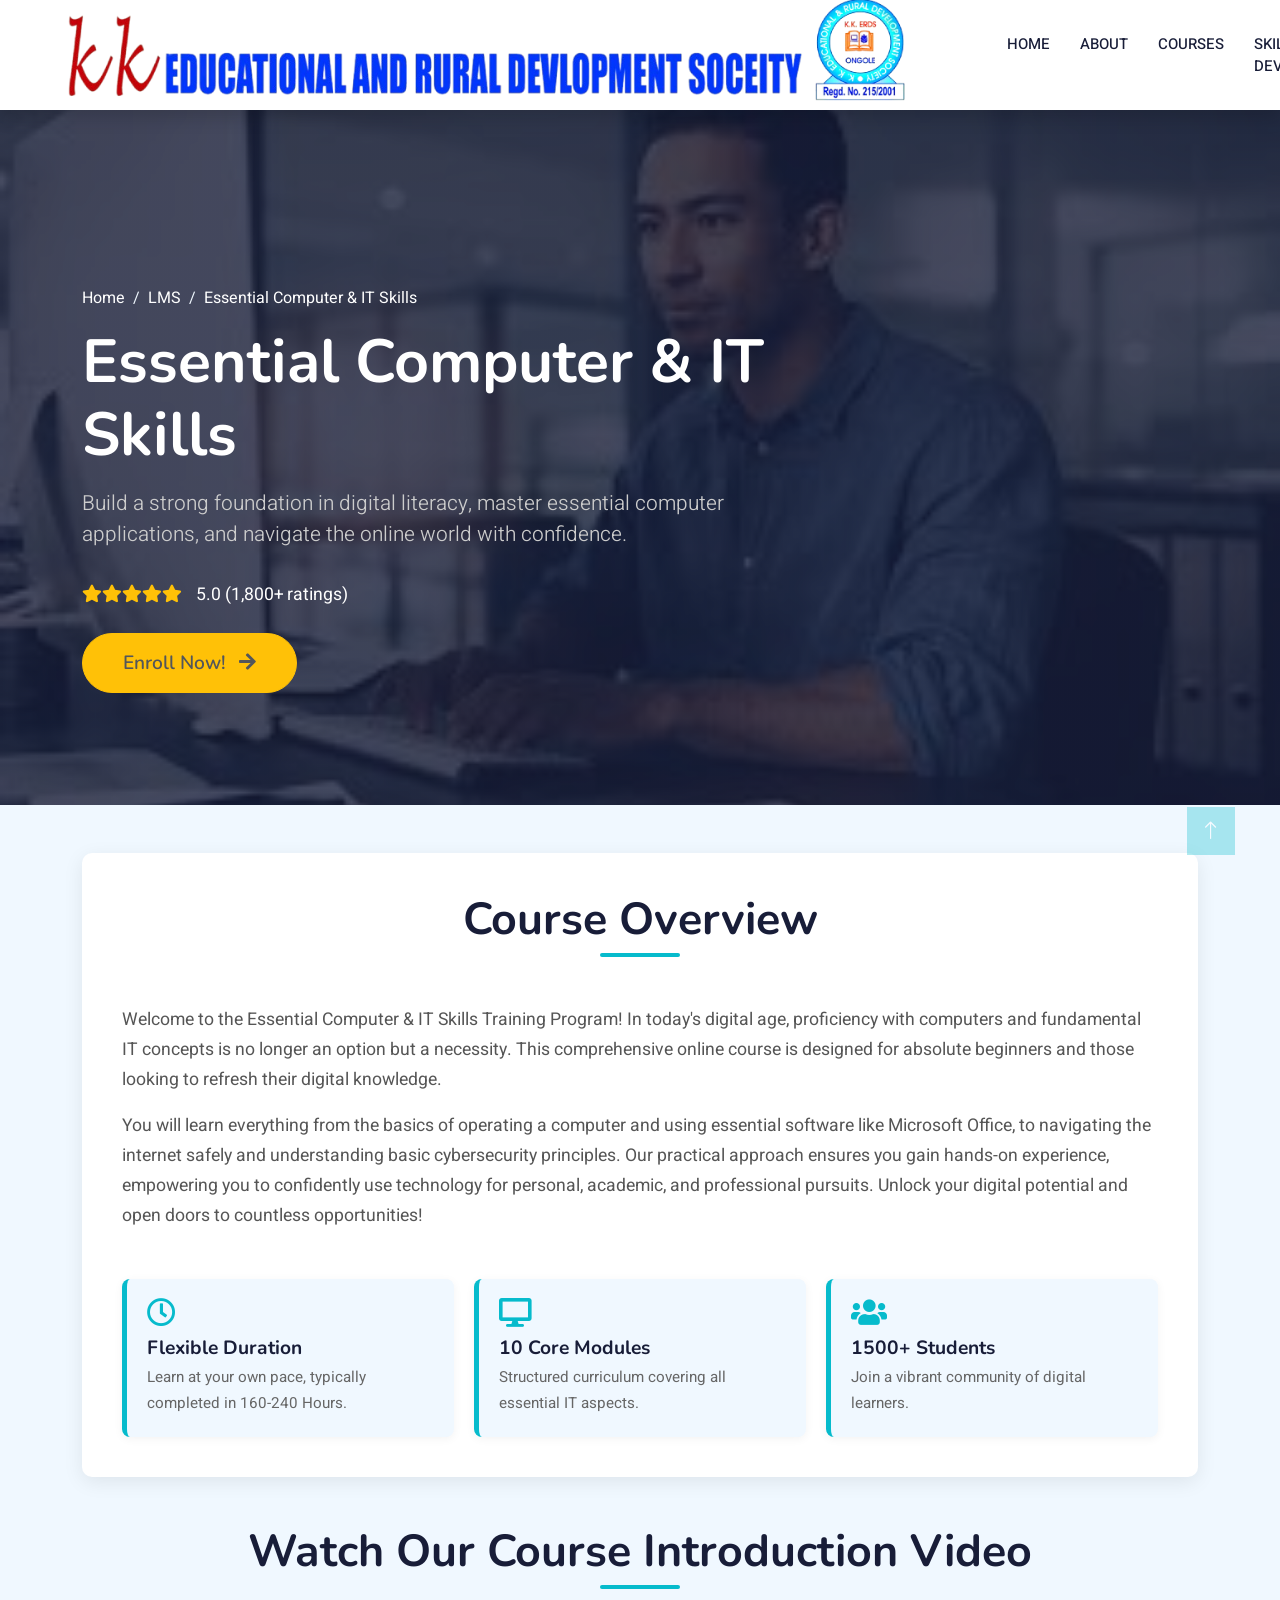
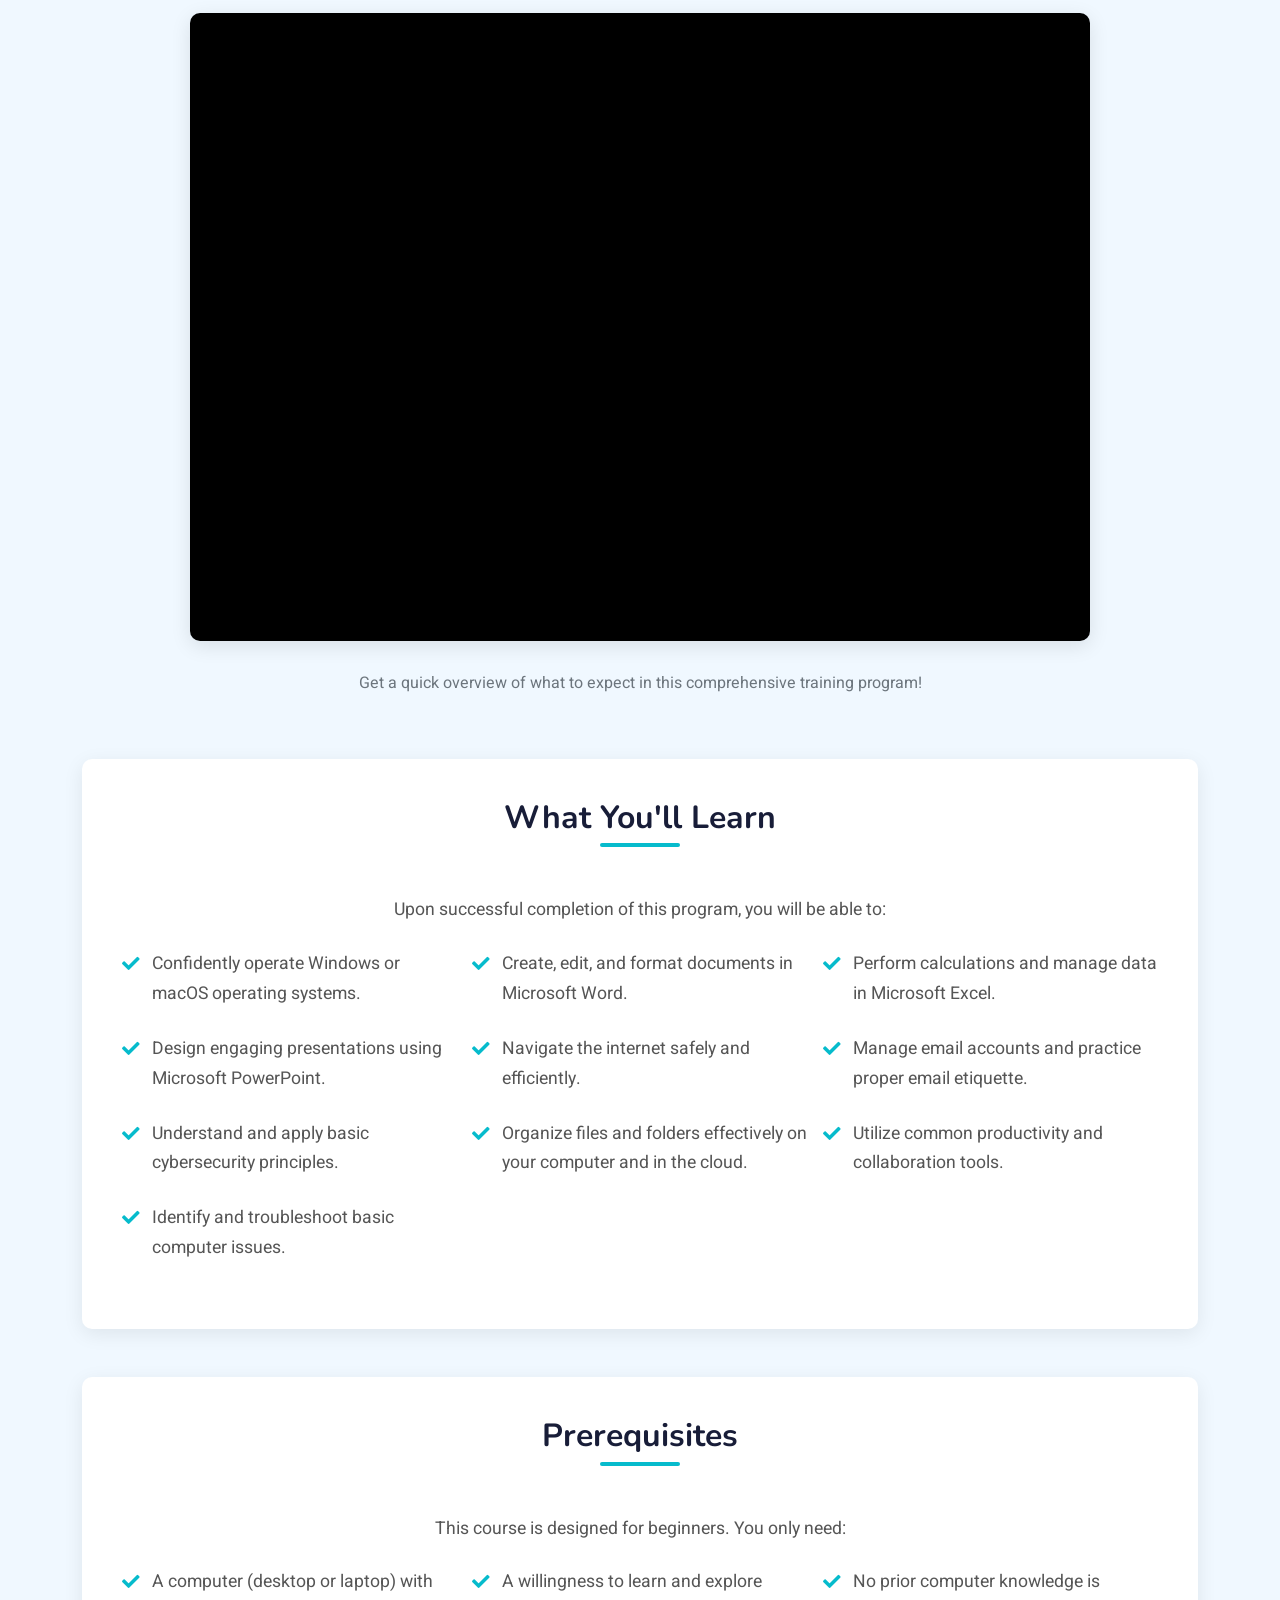
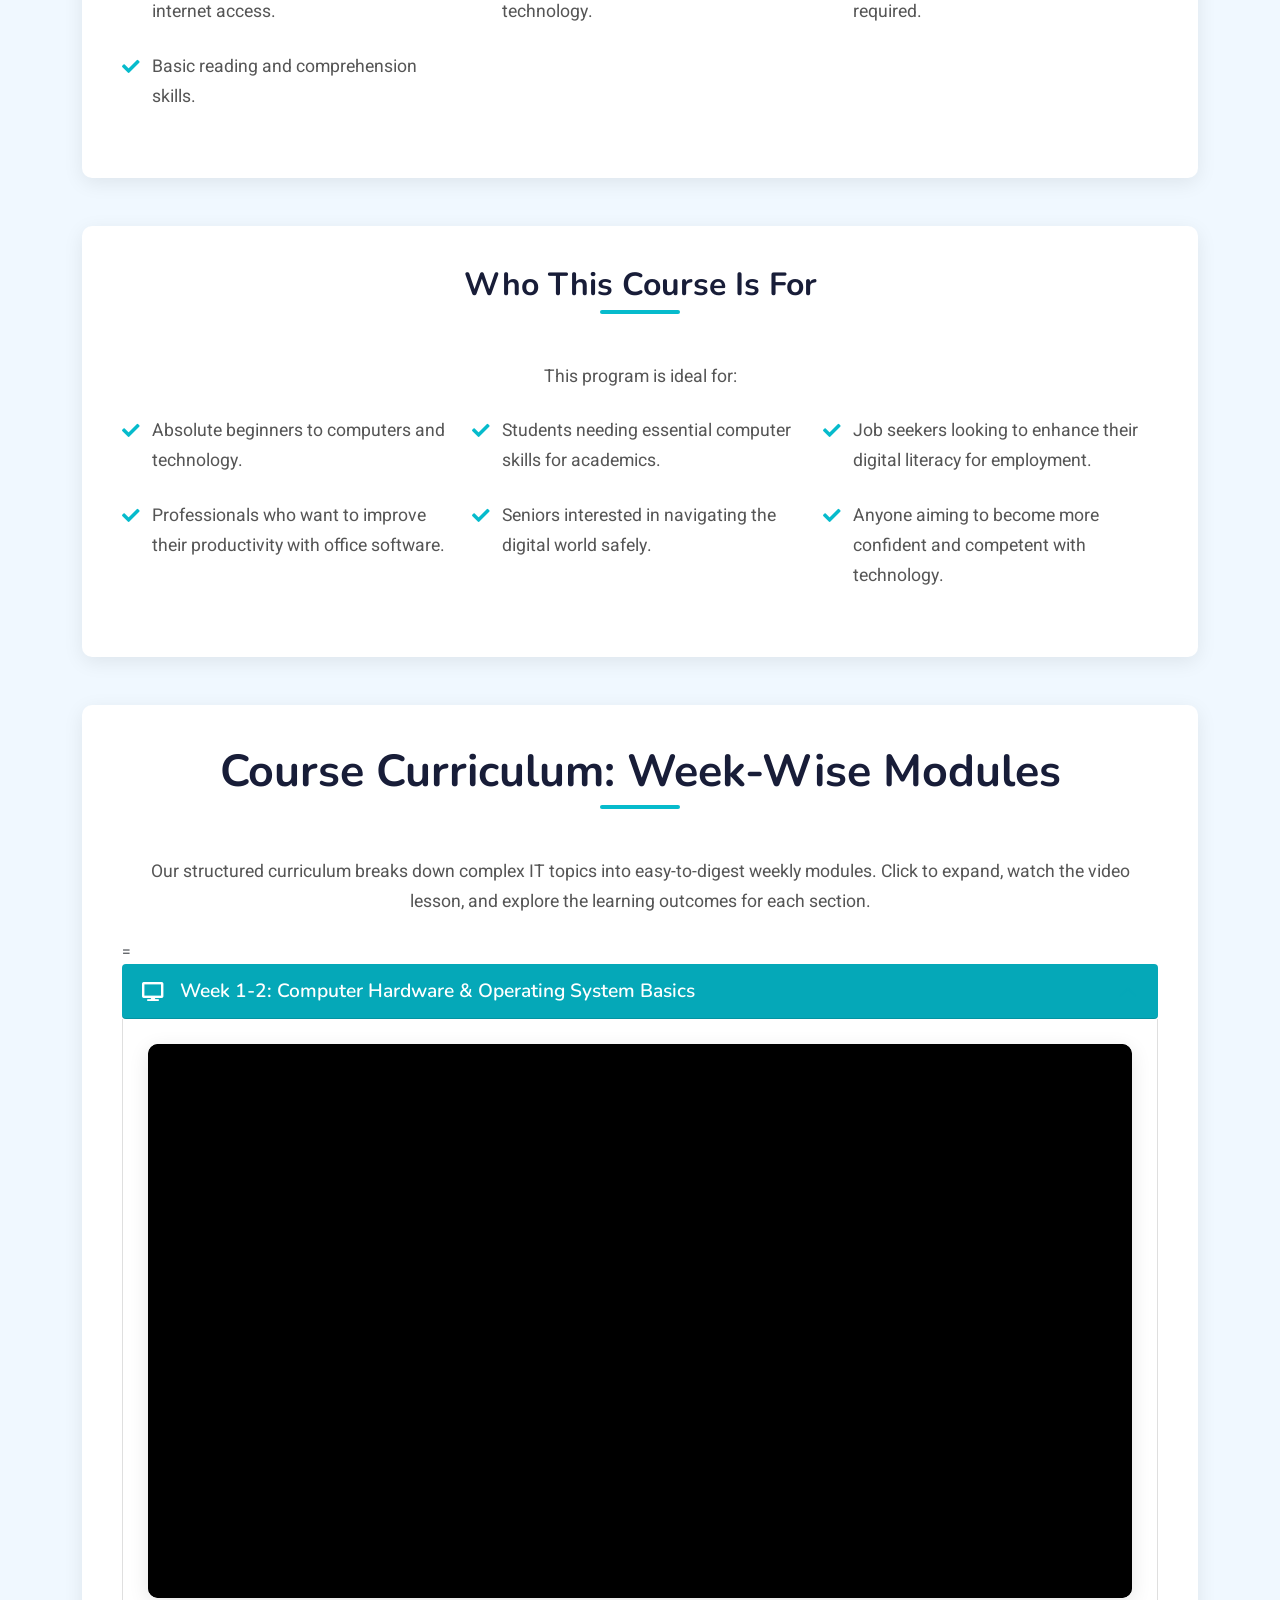
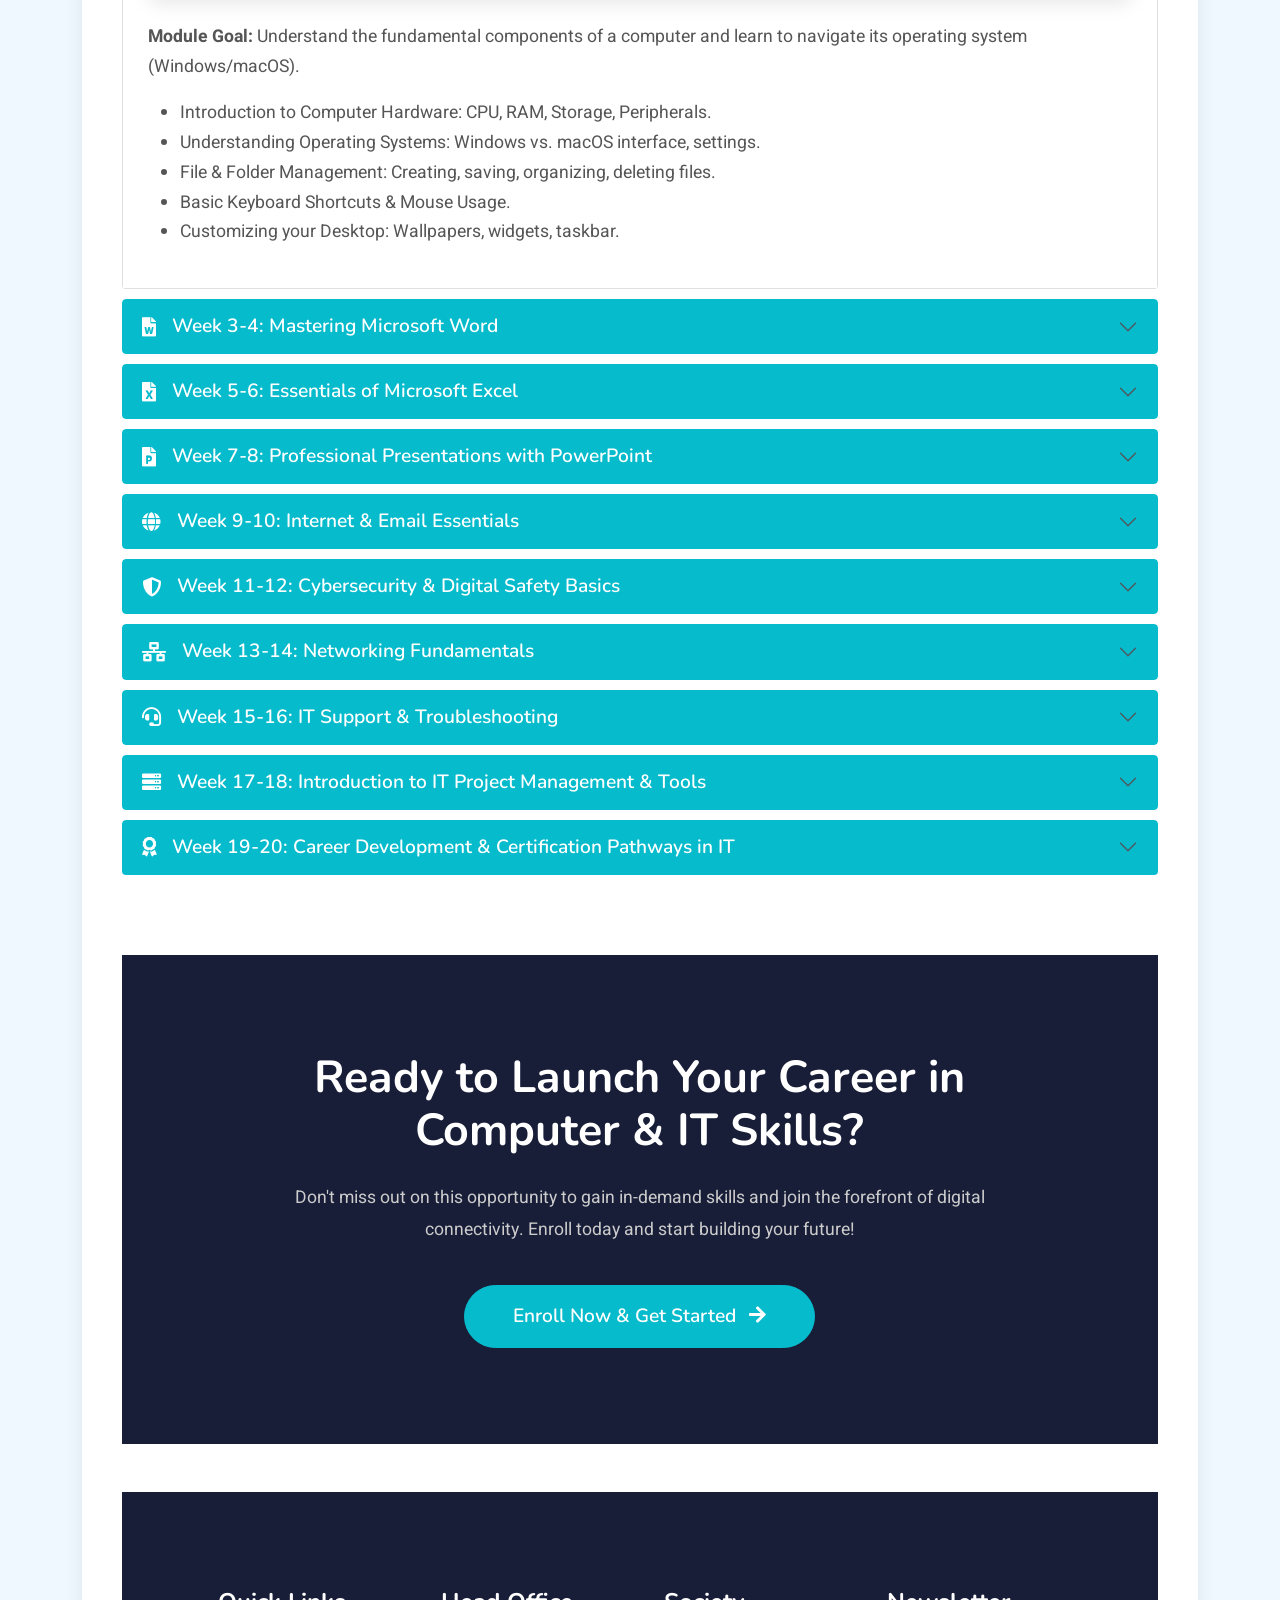
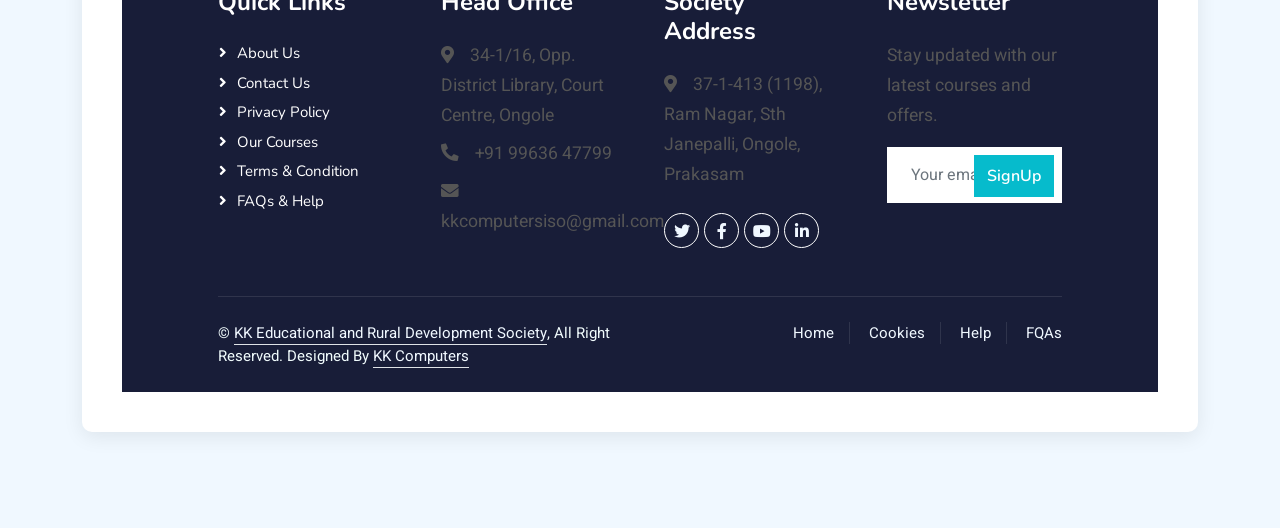
<file: Computer.html>
<!DOCTYPE html>
<html lang="en">

<head>
    <meta charset="utf-8">
    <title>KK Educational and Rural Development Society - Essential Computer & IT Skills</title>
    <meta content="width=device-width, initial-scale=1.0" name="viewport">
    <meta content="Computer Basics, IT Skills, Microsoft Office, Internet Safety, Digital Literacy, Online Course, Skill Development, Certification, KK Computers" name="keywords">
    <meta content="Master fundamental computer and IT skills with our comprehensive online course. Learn operating systems, Microsoft Office, internet usage, cybersecurity, and more for personal and professional growth. Enroll today!" name="description">

    <!-- Favicon -->
    <link href="img/favicon.ico" rel="icon">

    <!-- Google Web Fonts -->
    <link rel="preconnect" href="https://fonts.googleapis.com">
    <link rel="preconnect" href="https://fonts.gstatic.com" crossorigin>
    <link href="https://fonts.googleapis.com/css2?family=Heebo:wght@400;500;600&family=Nunito:wght@600;700;800&display=swap" rel="stylesheet">

    <!-- Icon Font Stylesheet -->
    <link href="https://cdnjs.cloudflare.com/ajax/libs/font-awesome/5.15.4/css/all.min.css" rel="stylesheet">
    <link href="https://cdn.jsdelivr.net/npm/bootstrap-icons@1.7.0/font/bootstrap-icons.css" rel="stylesheet">

    <!-- Libraries Stylesheet -->
    <link href="lib/animate/animate.min.css" rel="stylesheet">
    <link href="lib/owlcarousel/assets/owl.carousel.min.css" rel="stylesheet">

    <!-- Customized Bootstrap Stylesheet -->
    <link href="css/bootstrap.min.css" rel="stylesheet">

    <!-- Template Stylesheet -->
    <link href="css/style.css" rel="stylesheet">

    <!-- === CUSTOM CSS FOR ENHANCEMENTS === -->
    <style>
        /* --- General & Typography Enhancements --- */
        :root {
            --primary: #06BBCC;
            --secondary: #FFC107; /* New Accent Color */
            --light: #F0F8FF;
            --dark: #181D38;
        }

        body {
            font-family: 'Heebo', sans-serif;
            background-color: var(--light); 
        }

        h1, h2, h3, h4, h5, h6 {
            font-family: 'Nunito', sans-serif;
            font-weight: 700;
        }
        
        .btn-primary {
            background-color: var(--primary);
            border-color: var(--primary);
        }
        .btn-primary:hover {
            background-color: #05a8b8;
            border-color: #05a8b8;
        }

        /* --- Navbar & Logo --- */
        .navbar {
            min-height: 110px; 
        }
        .logo-img {
            height: 150px;      
            width: auto;
            object-fit: contain;
            margin: -5px 0;     
        }
        .navbar-light .navbar-nav .nav-link {
            transition: color 0.3s ease;
        }
        .navbar-light .navbar-nav .nav-link:hover, .navbar-light .navbar-nav .nav-link.active {
            color: var(--primary);
        }

        /* --- Hero Section - Course Specific --- */
        .course-hero {
            background: linear-gradient(rgba(24, 29, 56, .8), rgba(24, 29, 56, .8)), url('img/Computer.jpeg') center center no-repeat; /* Updated background image */
            background-size: cover;
            min-height: 500px;
            display: flex;
            align-items: center;
            color: white;
            position: relative;
            padding: 8rem 0 4rem 0; 
        }
        .course-hero h1 {
            font-size: 3.8rem;
            color: white;
            margin-bottom: 1rem;
            line-height: 1.2;
        }
        .course-hero .lead {
            font-size: 1.3rem;
            color: #ccc;
            margin-bottom: 2rem;
            font-weight: 300;
        }
        .course-meta-top {
            font-size: 1.1rem;
            color: #FFC107; 
            margin-bottom: 1.5rem;
        }
        .course-meta-top i.fa-star {
            color: var(--secondary);
        }
        .course-meta-top span {
            color: white;
            margin-left: 10px;
        }
        .btn-hero-enroll {
            background-color: var(--secondary);
            border-color: var(--secondary);
            font-size: 1.2rem;
            padding: 15px 40px;
            border-radius: 50px;
            font-weight: 600;
            transition: all 0.3s ease;
        }
        .btn-hero-enroll:hover {
            background-color: #e0ac00;
            border-color: #e0ac00;
            transform: translateY(-2px);
            box-shadow: 0 5px 15px rgba(255, 193, 7, 0.4);
        }
        .course-section-title {
            color: var(--dark);
            font-size: 2.8rem;
            margin-bottom: 2.5rem;
            position: relative;
            padding-bottom: 10px;
        }
        .course-section-title::after {
            content: '';
            position: absolute;
            left: 50%;
            bottom: 0;
            transform: translateX(-50%);
            width: 80px;
            height: 4px;
            background-color: var(--primary);
            border-radius: 50px;
        }
        /* --- General Card/Section Styling --- */
        .content-card {
            background-color: #ffffff;
            padding: 40px;
            border-radius: 10px;
            box-shadow: 0 5px 20px rgba(0, 0, 0, 0.08);
            margin-bottom: 3rem;
        }
        .content-card h3 {
            color: var(--dark);
            margin-bottom: 25px;
            font-size: 2rem;
        }
        .content-card p, .content-card ul li {
            font-size: 1.1rem;
            line-height: 1.7;
            color: #555;
        }

        /* --- Info Boxes --- */
        .course-info-boxes {
            display: flex;
            flex-wrap: wrap;
            gap: 20px;
            margin-top: 30px;
            justify-content: center;
        }
        .info-box {
            background-color: var(--light);
            border-left: 5px solid var(--primary);
            padding: 20px;
            border-radius: 8px;
            flex: 1 1 calc(33% - 20px); 
            min-width: 250px;
            box-shadow: 0 2px 10px rgba(0, 0, 0, 0.05);
            text-align: left; 
        }
        .info-box i {
            color: var(--primary);
            font-size: 1.8rem;
            margin-bottom: 10px;
            display: block;
        }
        .info-box h4 {
            font-size: 1.2rem;
            color: var(--dark);
            margin-bottom: 5px;
        }
        .info-box p {
            font-size: 0.95rem;
            color: #666;
            margin-bottom: 0;
        }

        /* --- What You'll Learn / Prerequisites / Target Audience --- */
        .feature-list {
            list-style: none;
            padding-left: 0;
            display: grid;
            grid-template-columns: repeat(auto-fit, minmax(300px, 1fr));
            gap: 15px;
        }
        .feature-list li {
            position: relative;
            padding-left: 30px;
            margin-bottom: 10px;
            font-size: 1rem;
            color: #333;
        }
        .feature-list li::before {
            content: "\f00c"; 
            font-family: "Font Awesome 5 Free";
            font-weight: 900;
            color: var(--primary);
            position: absolute;
            left: 0;
            top: 0;
        }

        /* --- Video Embed Styling --- */
        .video-container {
            position: relative;
            padding-bottom: 56.25%; /* 16:9 aspect ratio */
            height: 0;
            overflow: hidden;
            max-width: 100%;
            background: #000;
            margin-bottom: 30px;
            border-radius: 10px;
            box-shadow: 0 5px 20px rgba(0,0,0,0.1);
        }
        .video-container iframe {
            position: absolute;
            top: 0;
            left: 0;
            width: 100%;
            height: 100%;
            border: 0;
        }
        .main-course-video {
            margin-top: 3rem;
            margin-bottom: 4rem;
        }

        /* --- Module Accordion --- */
        .module-accordion .accordion-button {
            background-color: var(--primary);
            color: white;
            font-size: 1.2rem;
            font-weight: 600;
            border-radius: 0.25rem;
            padding: 1rem 1.25rem;
            border: none;
        }
        .module-accordion .accordion-button:not(.collapsed) {
            color: white;
            background-color: #05a8b8;
            box-shadow: inset 0 -1px 0 rgba(0, 0, 0, .125);
        }
        .module-accordion .accordion-button:focus {
            box-shadow: none;
            border-color: transparent;
        }
        .module-accordion .accordion-body {
            background-color: #ffffff;
            padding: 25px;
            border: 1px solid rgba(0, 0, 0, .125);
            border-top: none;
        }
        .module-accordion .accordion-item {
            border: none;
            margin-bottom: 10px;
            border-radius: 0.25rem;
            overflow: hidden; 
        }
        .module-accordion .module-resources {
            margin-top: 15px;
            border-top: 1px solid #eee;
            padding-top: 15px;
        }
        .module-accordion .module-resources a {
            margin-right: 15px;
            color: var(--primary);
            font-weight: 500;
            transition: color 0.3s ease;
            display: inline-block;
            margin-bottom: 10px;
            text-decoration: none;
        }
        .module-accordion .module-resources a:hover {
            color: var(--dark);
            text-decoration: underline;
        }

        /* --- Instructor Section --- */
        .instructor-section {
            text-align: center;
        }
        .instructor-profile {
            display: flex;
            align-items: center;
            justify-content: center;
            flex-direction: column;
            gap: 20px;
        }
        .instructor-profile img {
            width: 150px;
            height: 150px;
            border-radius: 50%;
            object-fit: cover;
            border: 4px solid var(--primary);
            box-shadow: 0 0 0 5px rgba(6, 187, 204, 0.2);
        }
        .instructor-details h4 {
            margin-bottom: 5px;
            color: var(--primary);
            font-size: 1.8rem;
        }
        .instructor-details p {
            font-size: 1.1rem;
            color: #555;
            max-width: 700px;
            margin: 0 auto;
        }
        .instructor-social a {
            color: var(--dark);
            margin: 0 10px;
            font-size: 1.5rem;
            transition: color 0.3s ease;
            text-decoration: none;
        }
        .instructor-social a:hover {
            color: var(--primary);
        }

        /* --- Testimonials Section --- */
        .testimonial-item {
            background-color: var(--light);
            padding: 30px;
            border-radius: 10px;
            box-shadow: 0 2px 10px rgba(0, 0, 0, 0.05);
            text-align: center;
            height: 100%; 
        }
        .testimonial-item img {
            width: 80px;
            height: 80px;
            border-radius: 50%;
            margin-bottom: 15px;
            border: 3px solid var(--primary);
            object-fit: cover;
        }
        .testimonial-item h5 {
            color: var(--dark);
            font-size: 1.2rem;
            margin-bottom: 5px;
        }
        .testimonial-item small {
            color: var(--primary);
            display: block;
            margin-bottom: 15px;
        }
        .testimonial-item p {
            font-size: 1rem;
            color: #666;
            line-height: 1.6;
            font-style: italic;
        }

        /* --- Final CTA Section --- */
        .final-cta {
            background-color: var(--dark);
            color: white;
            padding: 6rem 0;
            text-align: center;
            margin-top: 5rem;
        }
        .final-cta h2 {
            color: white;
            margin-bottom: 1.5rem;
            font-size: 2.8rem;
        }
        .final-cta p {
            font-size: 1.1rem;
            max-width: 800px;
            margin: 0 auto 2.5rem auto;
            line-height: 1.8;
            color: #ccc;
        }
        .final-cta .btn {
            font-size: 1.2rem;
            padding: 12px 40px;
            border-radius: 50px;
            font-weight: 600;
        }
        /* Custom adjustment for WOW.js delays on inner elements */
        .content-card > * {
            animation-duration: 1s; 
        }

        @media (max-width: 768px) {
            .course-hero h1 {
                font-size: 2.5rem;
            }
            .course-hero .lead {
                font-size: 1rem;
            }
            .course-section-title {
                font-size: 2rem;
            }
            .info-box {
                flex: 1 1 100%;
            }
        }

    </style>
</head>

<body>
    <!-- Spinner Start -->
    <div id="spinner" class="show bg-white position-fixed translate-middle w-100 vh-100 top-50 start-50 d-flex align-items-center justify-content-center">
        <div class="spinner-border text-primary" style="width: 3rem; height: 3rem;" role="status">
            <span class="sr-only">Loading...</span>
        </div>
    </div>
    <!-- Spinner End -->

    <!-- Navbar Start -->
    <nav class="navbar navbar-expand-lg bg-white navbar-light shadow sticky-top p-0">
        <a href="index.html" class="navbar-brand d-flex align-items-center px-4 px-lg-5">
            <img src="img/2kk.png" alt="KK Educational Society Logo" class="logo-img">
        </a>
        <button type="button" class="navbar-toggler me-4" data-bs-toggle="collapse" data-bs-target="#navbarCollapse">
            <span class="navbar-toggler-icon"></span>
        </button>
        <div class="collapse navbar-collapse" id="navbarCollapse">
            <div class="navbar-nav ms-auto p-4 p-lg-0">
                <a href="index.html" class="nav-item nav-link">Home</a>
                <a href="about.html" class="nav-item nav-link">About</a>
                <a href="courses.html" class="nav-item nav-link">Courses</a>
                <a href="skill.html" class="nav-item nav-link">Skill Development</a>
                <a href="contact.html" class="nav-item nav-link">Contact</a>
            </div>
            <a href="lms.html" class="btn btn-primary py-4 px-lg-5 d-none d-lg-block active">E-Learning<i class="fa fa-arrow-right ms-3"></i></a>
        </div>
    </nav>
    <!-- Navbar End -->


    <!-- Course Hero Section Start -->
    <div class="container-fluid course-hero wow fadeIn" data-wow-delay="0.1s">
        <div class="container py-5">
            <div class="row justify-content-start">
                <div class="col-lg-8 text-md-start text-center">
                    <nav aria-label="breadcrumb" class="mb-3">
                        <ol class="breadcrumb justify-content-md-start justify-content-center mb-0">
                            <li class="breadcrumb-item"><a class="text-white" href="index.html">Home</a></li>
                            <li class="breadcrumb-item"><a class="text-white" href="lms.html">LMS</a></li>
                            <li class="breadcrumb-item text-white active" aria-current="page">Essential Computer & IT Skills</li>
                        </ol>
                    </nav>
                    <h1 class="animated slideInDown">Essential Computer & IT Skills</h1>
                    <p class="lead animated slideInUp">Build a strong foundation in digital literacy, master essential computer applications, and navigate the online world with confidence.</p>
                    <div class="course-meta-top animated slideInUp">
                        <i class="fas fa-star"></i><i class="fas fa-star"></i><i class="fas fa-star"></i><i class="fas fa-star"></i><i class="fas fa-star"></i>
                        <span>5.0 (1,800+ ratings)</span>
                    </div>
                    <a href="#course-overview" class="btn btn-hero-enroll animated slideInUp">
                        Enroll Now! <i class="fa fa-arrow-right ms-2"></i>
                    </a>
                </div>
            </div>
        </div>
    </div>
    <!-- Course Hero Section End -->

    <!-- Course Content Start -->
    <div class="container-xxl py-5">
        <div class="container">
            <div class="row g-5">
                <div class="col-lg-12">
                    <!-- Overview Section -->
                    <div class="content-card wow fadeInUp" data-wow-delay="0.1s">
                        <h2 class="course-section-title text-center mb-5">Course Overview</h2>
                        <p>Welcome to the Essential Computer & IT Skills Training Program! In today's digital age, proficiency with computers and fundamental IT concepts is no longer an option but a necessity. This comprehensive online course is designed for absolute beginners and those looking to refresh their digital knowledge.</p>
                        <p>You will learn everything from the basics of operating a computer and using essential software like Microsoft Office, to navigating the internet safely and understanding basic cybersecurity principles. Our practical approach ensures you gain hands-on experience, empowering you to confidently use technology for personal, academic, and professional pursuits. Unlock your digital potential and open doors to countless opportunities!</p>
                        
                        <div class="course-info-boxes mt-5">
                            <div class="info-box wow fadeInUp" data-wow-delay="0.2s">
                                <i class="far fa-clock"></i>
                                <h4>Flexible Duration</h4>
                                <p>Learn at your own pace, typically completed in 160-240 Hours.</p>
                            </div>
                            <div class="info-box wow fadeInUp" data-wow-delay="0.3s">
                                <i class="fa fa-desktop"></i>
                                <h4>10 Core Modules</h4>
                                <p>Structured curriculum covering all essential IT aspects.</p>
                            </div>
                            <div class="info-box wow fadeInUp" data-wow-delay="0.4s">
                                <i class="fa fa-users"></i>
                                <h4>1500+ Students</h4>
                                <p>Join a vibrant community of digital learners.</p>
                            </div>
                        </div>
                    </div>

                    <!-- Main Course Introduction Video -->
                    <!-- Option A: Full beginner course (GCFGlobal) -->
<div class="text-center main-course-video wow fadeInUp" data-wow-delay="0.5s">
  <h3 class="course-section-title text-center mb-4">Watch Our Course Introduction Video</h3>

  <div class="video-container mx-auto" style="max-width:900px; aspect-ratio:16/9; height:auto;">
    <iframe
      width="100%" height="100%"
      src="https://www.youtube.com/embed/y2kg3MOk1sY"
      title="Computer & Technology Basics Course for Absolute Beginners"
      frameborder="0"
      allow="accelerometer; autoplay; clipboard-write; encrypted-media; gyroscope; picture-in-picture"
      allowfullscreen
      loading="lazy"
    ></iframe>
  </div>

  <p class="text-muted mt-3">Get a quick overview of what to expect in this comprehensive training program!</p>
</div>


                    <!-- What You'll Learn Section -->
                    <div class="content-card wow fadeInUp" data-wow-delay="0.6s">
                        <h3 class="course-section-title text-center mb-5">What You'll Learn</h3>
                        <p class="text-center mb-4">Upon successful completion of this program, you will be able to:</p>
                        <ul class="feature-list">
                            <li>Confidently operate Windows or macOS operating systems.</li>
                            <li>Create, edit, and format documents in Microsoft Word.</li>
                            <li>Perform calculations and manage data in Microsoft Excel.</li>
                            <li>Design engaging presentations using Microsoft PowerPoint.</li>
                            <li>Navigate the internet safely and efficiently.</li>
                            <li>Manage email accounts and practice proper email etiquette.</li>
                            <li>Understand and apply basic cybersecurity principles.</li>
                            <li>Organize files and folders effectively on your computer and in the cloud.</li>
                            <li>Utilize common productivity and collaboration tools.</li>
                            <li>Identify and troubleshoot basic computer issues.</li>
                        </ul>
                    </div>

                    <!-- Prerequisites Section -->
                    <div class="content-card wow fadeInUp" data-wow-delay="0.7s">
                        <h3 class="course-section-title text-center mb-5">Prerequisites</h3>
                        <p class="text-center mb-4">This course is designed for beginners. You only need:</p>
                        <ul class="feature-list">
                            <li>A computer (desktop or laptop) with internet access.</li>
                            <li>A willingness to learn and explore technology.</li>
                            <li>No prior computer knowledge is required.</li>
                            <li>Basic reading and comprehension skills.</li>
                        </ul>
                    </div>

                    <!-- Who This Course Is For Section -->
                    <div class="content-card wow fadeInUp" data-wow-delay="0.8s">
                        <h3 class="course-section-title text-center mb-5">Who This Course Is For</h3>
                        <p class="text-center mb-4">This program is ideal for:</p>
                        <ul class="feature-list">
                            <li>Absolute beginners to computers and technology.</li>
                            <li>Students needing essential computer skills for academics.</li>
                            <li>Job seekers looking to enhance their digital literacy for employment.</li>
                            <li>Professionals who want to improve their productivity with office software.</li>
                            <li>Seniors interested in navigating the digital world safely.</li>
                            <li>Anyone aiming to become more confident and competent with technology.</li>
                        </ul>
                    </div>

                   <div class="content-card wow fadeInUp" data-wow-delay="0.9s">
    <h2 class="course-section-title text-center mb-5">Course Curriculum: Week-Wise Modules</h2>
    <p class="text-center mb-4">Our structured curriculum breaks down complex IT topics into easy-to-digest weekly modules. Click to expand, watch the video lesson, and explore the learning outcomes for each section.</p>
    <div class="accordion module-accordion" id="itSkillsAccordion">
=
       <div class="accordion" id="itSkillsAccordion">

    <!-- Module 1 -->
    <div class="accordion-item wow fadeInUp" data-wow-delay="1.0s">
        <h2 class="accordion-header" id="headingOne">
            <button class="accordion-button" type="button" data-bs-toggle="collapse" data-bs-target="#collapseOne" aria-expanded="true" aria-controls="collapseOne">
                <i class="fas fa-desktop me-3"></i> Week 1-2: Computer Hardware & Operating System Basics
            </button>
        </h2>
        <div id="collapseOne" class="accordion-collapse collapse show" aria-labelledby="headingOne" data-bs-parent="#itSkillsAccordion">
            <div class="accordion-body">
                <div class="video-container mb-4">
                    <div class="video-container mb-4">
    <iframe 
        width="100%" 
        height="500" 
        src="https://www.youtube.com/embed/qfUZBKDh9BY" 
        title="Introduction to Computer System | Beginners Complete Guide" 
        frameborder="0" 
        allow="accelerometer; autoplay; clipboard-write; encrypted-media; gyroscope; picture-in-picture" 
        allowfullscreen>
    </iframe>
</div>

                </div>
                <p><strong>Module Goal:</strong> Understand the fundamental components of a computer and learn to navigate its operating system (Windows/macOS).</p>
                <ul>
                    <li>Introduction to Computer Hardware: CPU, RAM, Storage, Peripherals.</li>
                    <li>Understanding Operating Systems: Windows vs. macOS interface, settings.</li>
                    <li>File & Folder Management: Creating, saving, organizing, deleting files.</li>
                    <li>Basic Keyboard Shortcuts & Mouse Usage.</li>
                    <li>Customizing your Desktop: Wallpapers, widgets, taskbar.</li>
                </ul>
            </div>
        </div>
    </div>

    <!-- Module 2 -->
    <div class="accordion-item wow fadeInUp" data-wow-delay="1.1s">
        <h2 class="accordion-header" id="headingTwo">
            <button class="accordion-button collapsed" type="button" data-bs-toggle="collapse" data-bs-target="#collapseTwo" aria-expanded="false" aria-controls="collapseTwo">
                <i class="fas fa-file-word me-3"></i> Week 3-4: Mastering Microsoft Word
            </button>
        </h2>
        <div id="collapseTwo" class="accordion-collapse collapse" aria-labelledby="headingTwo" data-bs-parent="#itSkillsAccordion">
            <div class="accordion-body">
                <div class="video-container mb-4">
                   <div class="video-container mb-4">
    <iframe 
        width="100%" 
        height="500" 
        src="https://www.youtube.com/embed/2MCmnr2L50o" 
        title="Microsoft Word for Beginners - The Complete Course" 
        frameborder="0" 
        allow="accelerometer; autoplay; clipboard-write; encrypted-media; gyroscope; picture-in-picture" 
        allowfullscreen>
    </iframe>
</div>

                </div>
                <p><strong>Module Goal:</strong> Become proficient in creating, editing, and formatting professional documents using Microsoft Word.</p>
                <ul>
                    <li>Word Interface: Ribbons, tabs, basic commands.</li>
                    <li>Text Formatting: Fonts, paragraphs, styles.</li>
                    <li>Inserting Elements: Images, tables, shapes.</li>
                    <li>Page Layout: Margins, headers, footers, page numbers.</li>
                    <li>Proofreading Tools: Spell check, grammar check.</li>
                    <li>Saving & Printing Documents.</li>
                </ul>
            </div>
        </div>
    </div>

    <!-- Module 3 -->
    <div class="accordion-item wow fadeInUp" data-wow-delay="1.2s">
        <h2 class="accordion-header" id="headingThree">
            <button class="accordion-button collapsed" type="button" data-bs-toggle="collapse" data-bs-target="#collapseThree" aria-expanded="false" aria-controls="collapseThree">
                <i class="fas fa-file-excel me-3"></i> Week 5-6: Essentials of Microsoft Excel
            </button>
        </h2>
        <div id="collapseThree" class="accordion-collapse collapse" aria-labelledby="headingThree" data-bs-parent="#itSkillsAccordion">
            <div class="accordion-body">
                <div class="video-container mb-4">
                   <div class="video-container mb-4">
    <iframe 
        width="100%" 
        height="500" 
        src="https://www.youtube.com/embed/wbJcJCkBcMg" 
        title="Excel for Beginners - The Complete Course" 
        frameborder="0" 
        allow="accelerometer; autoplay; clipboard-write; encrypted-media; gyroscope; picture-in-picture" 
        allowfullscreen>
    </iframe>
</div>

                </div>
                <p><strong>Module Goal:</strong> Learn to manage data, perform basic calculations, and create simple charts in Microsoft Excel.</p>
                <ul>
                    <li>Excel Interface: Worksheets, cells, rows, columns.</li>
                    <li>Data Entry & Formatting: Numbers, text, dates.</li>
                    <li>Basic Formulas & Functions: SUM, AVERAGE, COUNT, MAX, MIN.</li>
                    <li>Relative & Absolute References.</li>
                    <li>Creating Charts & Graphs: Bar, line, pie charts.</li>
                    <li>Sorting & Filtering Data.</li>
                </ul>
            </div>
        </div>
    </div>

    <!-- Module 4 -->
    <div class="accordion-item wow fadeInUp" data-wow-delay="1.3s">
        <h2 class="accordion-header" id="headingFour">
            <button class="accordion-button collapsed" type="button" data-bs-toggle="collapse" data-bs-target="#collapseFour" aria-expanded="false" aria-controls="collapseFour">
                <i class="fas fa-file-powerpoint me-3"></i> Week 7-8: Professional Presentations with PowerPoint
            </button>
        </h2>
        <div id="collapseFour" class="accordion-collapse collapse" aria-labelledby="headingFour" data-bs-parent="#itSkillsAccordion">
            <div class="accordion-body">
                <div class="video-container mb-4">
                 <div class="video-container mb-4">
    <iframe 
        width="100%" 
        height="500" 
        src="https://www.youtube.com/embed/Fl2lYiRPsVc" 
        title="Microsoft PowerPoint 2021 Tutorial for Beginners" 
        frameborder="0" 
        allow="accelerometer; autoplay; clipboard-write; encrypted-media; gyroscope; picture-in-picture" 
        allowfullscreen>
    </iframe>
</div>

                </div>
                <p><strong>Module Goal:</strong> Create impactful and engaging presentations using Microsoft PowerPoint.</p>
                <ul>
                    <li>PowerPoint Interface: Slides, layouts, views.</li>
                    <li>Designing Effective Slides: Text, images, multimedia.</li>
                    <li>Applying Themes & Templates.</li>
                    <li>Transitions & Animations: Enhancing visual flow.</li>
                    <li>Adding Charts, Tables, & SmartArt.</li>
                    <li>Presentation Delivery Tips & Best Practices.</li>
                </ul>
            </div>
        </div>
    </div>

    <!-- Module 5 -->
    <div class="accordion-item wow fadeInUp" data-wow-delay="1.4s">
        <h2 class="accordion-header" id="headingFive">
            <button class="accordion-button collapsed" type="button" data-bs-toggle="collapse" data-bs-target="#collapseFive" aria-expanded="false" aria-controls="collapseFive">
                <i class="fas fa-globe me-3"></i> Week 9-10: Internet & Email Essentials
            </button>
        </h2>
        <div id="collapseFive" class="accordion-collapse collapse" aria-labelledby="headingFive" data-bs-parent="#itSkillsAccordion">
            <div class="accordion-body">
                <div class="video-container mb-4">
                        <iframe 
        width="100%" 
        height="500" 
        src="https://www.youtube.com/embed/1XctnF7C74s" 
        title="8 Email Etiquette Tips – How to Write Better Emails at Work" 
        frameborder="0" 
        allow="accelerometer; autoplay; clipboard-write; encrypted-media; gyroscope; picture-in-picture" 
        allowfullscreen>
    </iframe>

                </div>
                <p><strong>Module Goal:</strong> Navigate the internet safely and efficiently, and master professional email communication.</p>
                <ul>
                    <li>Web Browsers: Chrome, Firefox, Edge.</li>
                    <li>Effective Search Techniques.</li>
                    <li>Internet Safety & Security: Phishing, malware, secure browsing.</li>
                    <li>Email Clients & Webmail: Outlook, Gmail setup.</li>
                    <li>Composing Professional Emails.</li>
                    <li>Cloud Storage Basics.</li>
                </ul>
            </div>
        </div>
    </div>

    <!-- Module 6 -->
    <div class="accordion-item wow fadeInUp" data-wow-delay="1.5s">
        <h2 class="accordion-header" id="headingSix">
            <button class="accordion-button collapsed" type="button" data-bs-toggle="collapse" data-bs-target="#collapseSix" aria-expanded="false" aria-controls="collapseSix">
                <i class="fas fa-shield-alt me-3"></i> Week 11-12: Cybersecurity & Digital Safety Basics
            </button>
        </h2>
        <div id="collapseSix" class="accordion-collapse collapse" aria-labelledby="headingSix" data-bs-parent="#itSkillsAccordion">
            <div class="accordion-body">
                <div class="video-container mb-4">
                   <div class="video-container mb-4">
    <iframe 
        width="100%" 
        height="500" 
        src="https://www.youtube.com/embed/z5nc9MDbvkw" 
        title="Introduction to Cyber Security" 
        frameborder="0" 
        allow="accelerometer; autoplay; clipboard-write; encrypted-media; gyroscope; picture-in-picture" 
        allowfullscreen>
    </iframe>
</div>

                </div>
                <p><strong>Module Goal:</strong> Understand cybersecurity threats and implement basic digital protection measures.</p>
                <ul>
                    <li>Introduction to Common Threats: Viruses, ransomware, phishing.</li>
                    <li>Password Security: Strong passwords, multi-factor authentication.</li>
                    <li>Antivirus & Firewalls.</li>
                    <li>Data Backup & Recovery.</li>
                    <li>Safe Browsing & Online Privacy.</li>
                    <li>Recognizing & Reporting Suspicious Activity.</li>
                </ul>
            </div>
        </div>
    </div>

    <!-- Module 7 -->
    <div class="accordion-item wow fadeInUp" data-wow-delay="1.6s">
        <h2 class="accordion-header" id="headingSeven">
            <button class="accordion-button collapsed" type="button" data-bs-toggle="collapse" data-bs-target="#collapseSeven" aria-expanded="false" aria-controls="collapseSeven">
                <i class="fas fa-network-wired me-3"></i> Week 13-14: Networking Fundamentals
            </button>
        </h2>
        <div id="collapseSeven" class="accordion-collapse collapse" aria-labelledby="headingSeven" data-bs-parent="#itSkillsAccordion">
            <div class="accordion-body">
                <div class="video-container mb-4">
                    <div class="video-container mb-4">
    <iframe 
        width="100%" 
        height="500" 
        src="https://www.youtube.com/embed/bj-Yfakjllc" 
        title="Excel 2021 Tutorial for Beginners" 
        frameborder="0" 
        allow="accelerometer; autoplay; clipboard-write; encrypted-media; gyroscope; picture-in-picture" 
        allowfullscreen>
    </iframe>
</div>

                </div>
                <p><strong>Module Goal:</strong> Gain foundational knowledge of computer networking concepts.</p>
                <ul>
                    <li>What is a Network?: LAN, WAN, Internet.</li>
                    <li>Network Hardware: Routers, switches, modems, cables.</li>
                    <li>IP Addressing & DNS Basics.</li>
                    <li>Wireless Networks: Setup & Security.</li>
                    <li>Basic Troubleshooting Tools: Ping, IPconfig.</li>
                    <li>Introduction to Cloud Computing.</li>
                </ul>
            </div>
        </div>
    </div>

    <!-- Module 8 -->
    <div class="accordion-item wow fadeInUp" data-wow-delay="1.7s">
        <h2 class="accordion-header" id="headingEight">
            <button class="accordion-button collapsed" type="button" data-bs-toggle="collapse" data-bs-target="#collapseEight" aria-expanded="false" aria-controls="collapseEight">
                <i class="fas fa-headset me-3"></i> Week 15-16: IT Support & Troubleshooting
            </button>
        </h2>
        <div id="collapseEight" class="accordion-collapse collapse" aria-labelledby="headingEight" data-bs-parent="#itSkillsAccordion">
            <div class="accordion-body">
                <div class="video-container mb-4">
                   <div class="video-container mb-4">
    <iframe 
        width="100%" 
        height="500" 
        src="https://www.youtube.com/embed/bj-Yfakjllc" 
        title="Excel 2021 Tutorial for Beginners" 
        frameborder="0" 
        allow="accelerometer; autoplay; clipboard-write; encrypted-media; gyroscope; picture-in-picture" 
        allowfullscreen>
    </iframe>
</div>

                </div>
                <p><strong>Module Goal:</strong> Develop systematic approaches to diagnose and resolve computer & network issues.</p>
                <ul>
                    <li>Troubleshooting Methodology.</li>
                    <li>Diagnosing Hardware Issues.</li>
                    <li>Software Troubleshooting.</li>
                    <li>Printer & Peripheral Troubleshooting.</li>
                    <li>Effective Communication with Users.</li>
                    <li>Using Remote Support Tools.</li>
                </ul>
            </div>
        </div>
    </div>

    <!-- Module 9 -->
    <div class="accordion-item wow fadeInUp" data-wow-delay="1.8s">
        <h2 class="accordion-header" id="headingNine">
            <button class="accordion-button collapsed" type="button" data-bs-toggle="collapse" data-bs-target="#collapseNine" aria-expanded="false" aria-controls="collapseNine">
                <i class="fas fa-server me-3"></i> Week 17-18: Introduction to IT Project Management & Tools
            </button>
        </h2>
        <div id="collapseNine" class="accordion-collapse collapse" aria-labelledby="headingNine" data-bs-parent="#itSkillsAccordion">
            <div class="accordion-body">
                <div class="video-container mb-4">
                   <iframe 
        width="100%" 
        height="500" 
        src="https://www.youtube.com/embed/ZKOL-rZ79gs" 
        title="Project Management Simplified: Learn The Fundamentals of Project Management" 
        frameborder="0" 
        allow="accelerometer; autoplay; clipboard-write; encrypted-media; gyroscope; picture-in-picture" 
        allowfullscreen>
    </iframe>
                </div>
                <p><strong>Module Goal:</strong> Learn basic principles of IT project management and tools.</p>
                <ul>
                    <li>Project Management Phases & Methodologies.</li>
                    <li>Project Planning: Scope & Deliverables.</li>
                    <li>Task Management Tools: Trello, Asana basics.</li>
                    <li>Team Collaboration Tools: Slack, Teams basics.</li>
                    <li>Risk Management Basics.</li>
                    <li>Introduction to ITSM.</li>
                </ul>
            </div>
        </div>
    </div>

    <!-- Module 10 -->
    <div class="accordion-item wow fadeInUp" data-wow-delay="1.9s">
        <h2 class="accordion-header" id="headingTen">
            <button class="accordion-button collapsed" type="button" data-bs-toggle="collapse" data-bs-target="#collapseTen" aria-expanded="false" aria-controls="collapseTen">
                <i class="fas fa-award me-3"></i> Week 19-20: Career Development & Certification Pathways in IT
            </button>
        </h2>
        <div id="collapseTen" class="accordion-collapse collapse" aria-labelledby="headingTen" data-bs-parent="#itSkillsAccordion">
            <div class="accordion-body">
                <div class="video-container mb-4">
                        <iframe 
        width="100%" 
        height="500" 
        src="https://www.youtube.com/embed/fZmQ_aPXJAM" 
        title="The Best Tech Jobs for 2025: High Demand & High Pay" 
        frameborder="0" 
        allow="accelerometer; autoplay; clipboard-write; encrypted-media; gyroscope; picture-in-picture" 
        allowfullscreen>
    </iframe>

                </div>
                <p><strong>Module Goal:</strong> Prepare for IT certifications, explore career opportunities, and develop a professional plan.</p>
                <ul>
                    <li>Overview of Entry-Level IT Certifications.</li>
                    <li>Building Resume & LinkedIn Profile.</li>
                    <li>Interview Preparation & Networking.</li>
                    <li>Exploring IT Career Paths.</li>
                    <li>Continuous Learning & Skill Development.</li>
                    <li>Personal Branding in IT.</li>
                </ul>
            </div>
        </div>
    </div>

</div>

    <!-- Final Call to Action Section Start -->
    <div class="container-fluid final-cta wow fadeIn" data-wow-delay="0.1s">
        <div class="container">
            <div class="row justify-content-center">
                <div class="col-lg-10">
                    <h2>Ready to Launch Your Career in Computer & IT Skills?</h2>
                    <p>Don't miss out on this opportunity to gain in-demand skills and join the forefront of digital connectivity. Enroll today and start building your future!</p>
                    <a href="contact.html" class="btn btn-primary py-3 px-5">Enroll Now & Get Started <i class="fa fa-arrow-right ms-2"></i></a>
                </div>
            </div>
        </div>
    </div>
    <!-- Final Call to Action Section End -->

    <!-- Footer Start -->
    <div class="container-fluid bg-dark text-light footer pt-5 mt-5 wow fadeIn" data-wow-delay="0.1s">
        <div class="container py-5">
            <div class="row g-5">
                <div class="col-lg-3 col-md-6">
                    <h4 class="text-white mb-4">Quick Links</h4>
                    <a class="btn btn-link" href="about.html">About Us</a>
                    <a class="btn btn-link" href="contact.html">Contact Us</a>
                    <a class="btn btn-link" href="privacy-policy.html">Privacy Policy</a>
                    <a class="btn btn-link" href="courses.html">Our Courses</a>
                    <a class="btn btn-link" href="">Terms & Condition</a>
                    <a class="btn btn-link" href="">FAQs & Help</a>
                </div>
                <div class="col-lg-3 col-md-6">
                    <h4 class="text-white mb-4">Head Office</h4>
                    <p class="mb-2"><i class="fa fa-map-marker-alt me-3"></i>34-1/16, Opp. District Library, Court Centre, Ongole</p>
                    <p class="mb-2"><i class="fa fa-phone-alt me-3"></i>+91 99636 47799</p>
                    <p class="mb-2"><i class="fa fa-envelope me-3"></i>kkcomputersiso@gmail.com</p>
                </div>
                <div class="col-lg-3 col-md-6">
                    <h4 class="text-white mb-4">Society Address</h4>
                    <p class="mb-2"><i class="fa fa-map-marker-alt me-3"></i>37-1-413 (1198), Ram Nagar, Sth Janepalli, Ongole, Prakasam</p>
                     <div class="d-flex pt-2 mt-3">
                        <a class="btn btn-outline-light btn-social" href="#"><i class="fab fa-twitter"></i></a>
                        <a class="btn btn-outline-light btn-social" href="#"><i class="fab fa-facebook-f"></i></a>
                        <a class="btn btn-outline-light btn-social" href="#"><i class="fab fa-youtube"></i></a>
                        <a class="btn btn-outline-light btn-social" href="#"><i class="fab fa-linkedin-in"></i></a>
                    </div>
                </div>
                <div class="col-lg-3 col-md-6">
                    <h4 class="text-white mb-4">Newsletter</h4>
                    <p>Stay updated with our latest courses and offers.</p>
                    <div class="position-relative mx-auto" style="max-width: 400px;">
                        <input class="form-control border-0 w-100 py-3 ps-4 pe-5" type="text" placeholder="Your email">
                        <button type="button" class="btn btn-primary py-2 position-absolute top-0 end-0 mt-2 me-2">SignUp</button>
                    </div>
                </div>
            </div>
        </div>
        <div class="container">
            <div class="copyright">
                <div class="row">
                    <div class="col-md-6 text-center text-md-start mb-3 mb-md-0">
                        © <a class="border-bottom" href="#">KK Educational and Rural Development Society</a>, All Right Reserved.
                        Designed By <a class="border-bottom" href="https://kk-computers.in">KK Computers</a>
                    </div>
                    <div class="col-md-6 text-center text-md-end">
                        <div class="footer-menu">
                            <a href="">Home</a>
                            <a href="">Cookies</a>
                            <a href="">Help</a>
                            <a href="">FQAs</a>
                        </div>
                    </div>
                </div>
            </div>
        </div>
    </div>
    <!-- Footer End -->
    <!-- Back to Top -->
    <a href="#" class="btn btn-lg btn-primary btn-lg-square back-to-top"><i class="bi bi-arrow-up"></i></a>

    <!-- JavaScript Libraries -->
    <script src="https://code.jquery.com/jquery-3.4.1.min.js"></script>
    <script src="https://cdn.jsdelivr.net/npm/bootstrap@5.0.0/dist/js/bootstrap.bundle.min.js"></script>
    <script src="lib/wow/wow.min.js"></script>
    <script src="lib/easing/easing.min.js"></script>
    <script src="lib/waypoints/waypoints.min.js"></script>
    <script src="lib/owlcarousel/owl.carousel.min.js"></script>

    <!-- Template Javascript -->
    <script src="js/main.js"></script>

</body>

</html>
</file>
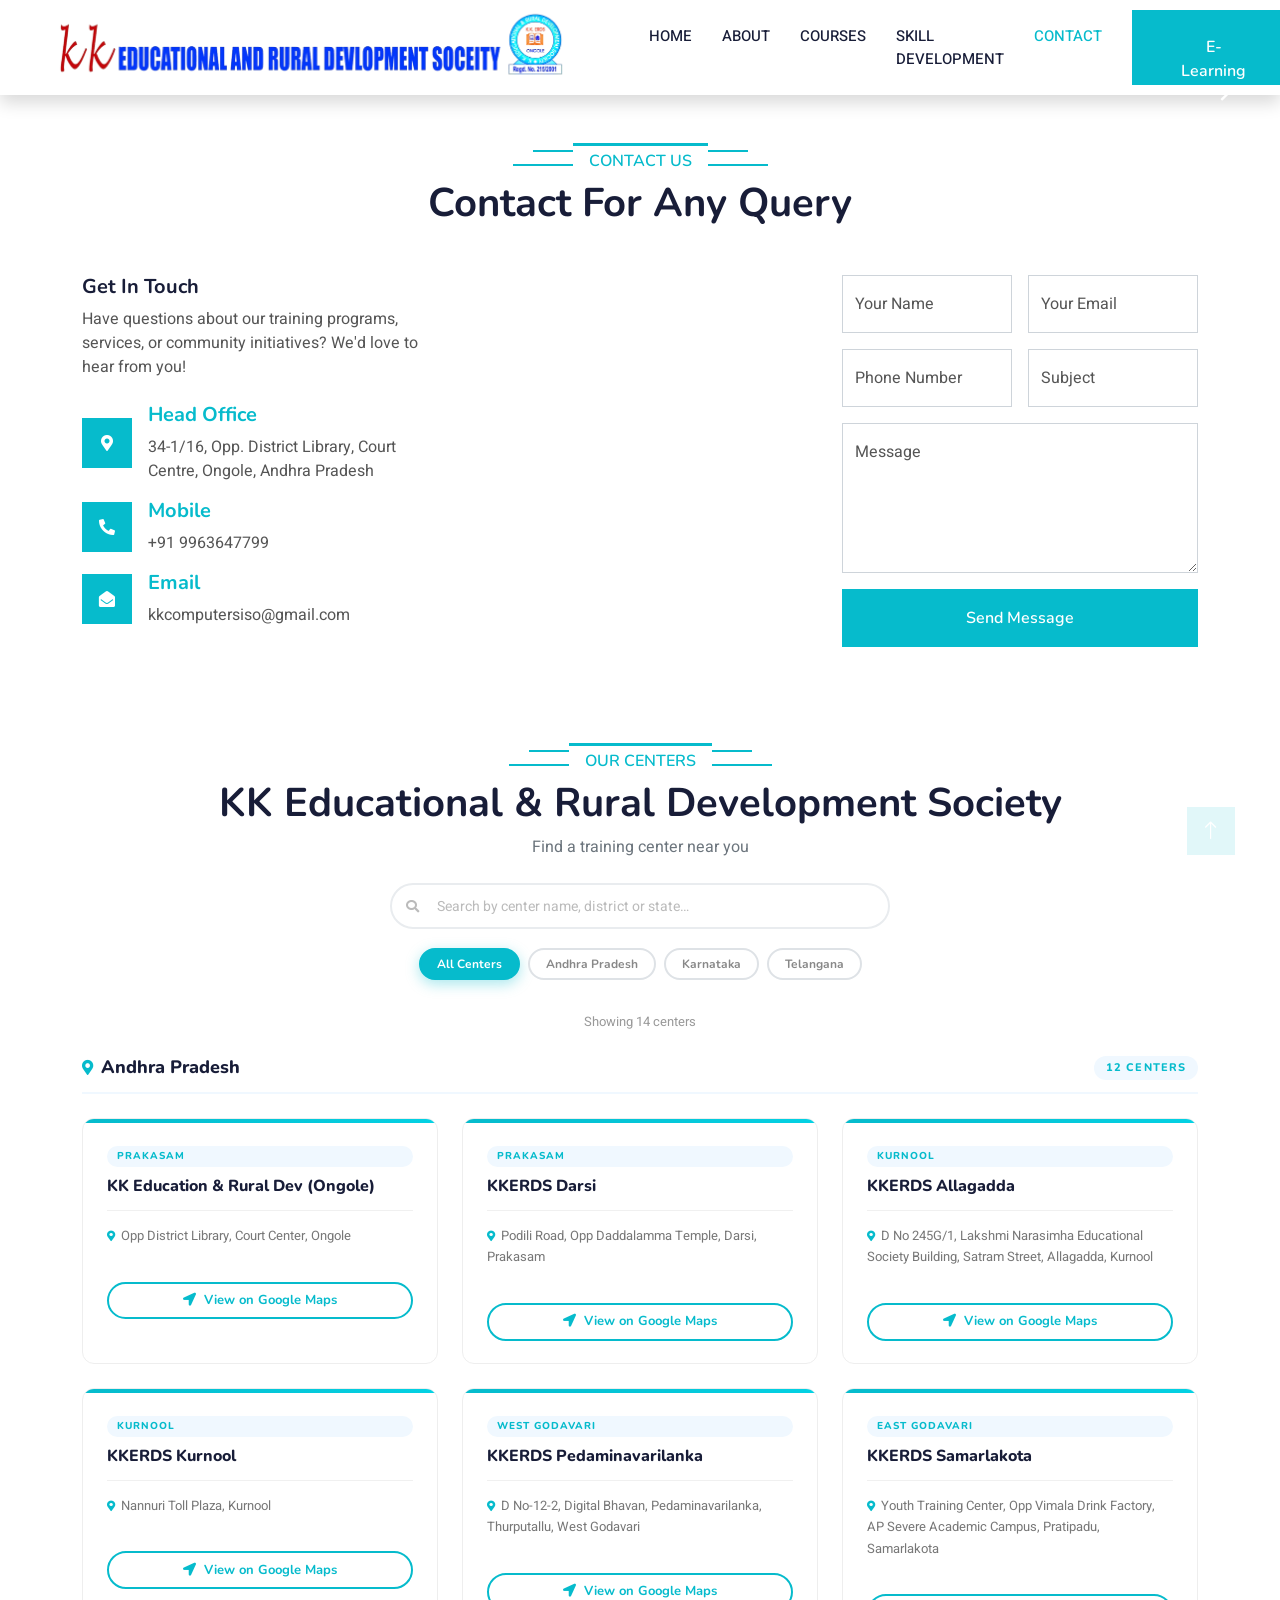
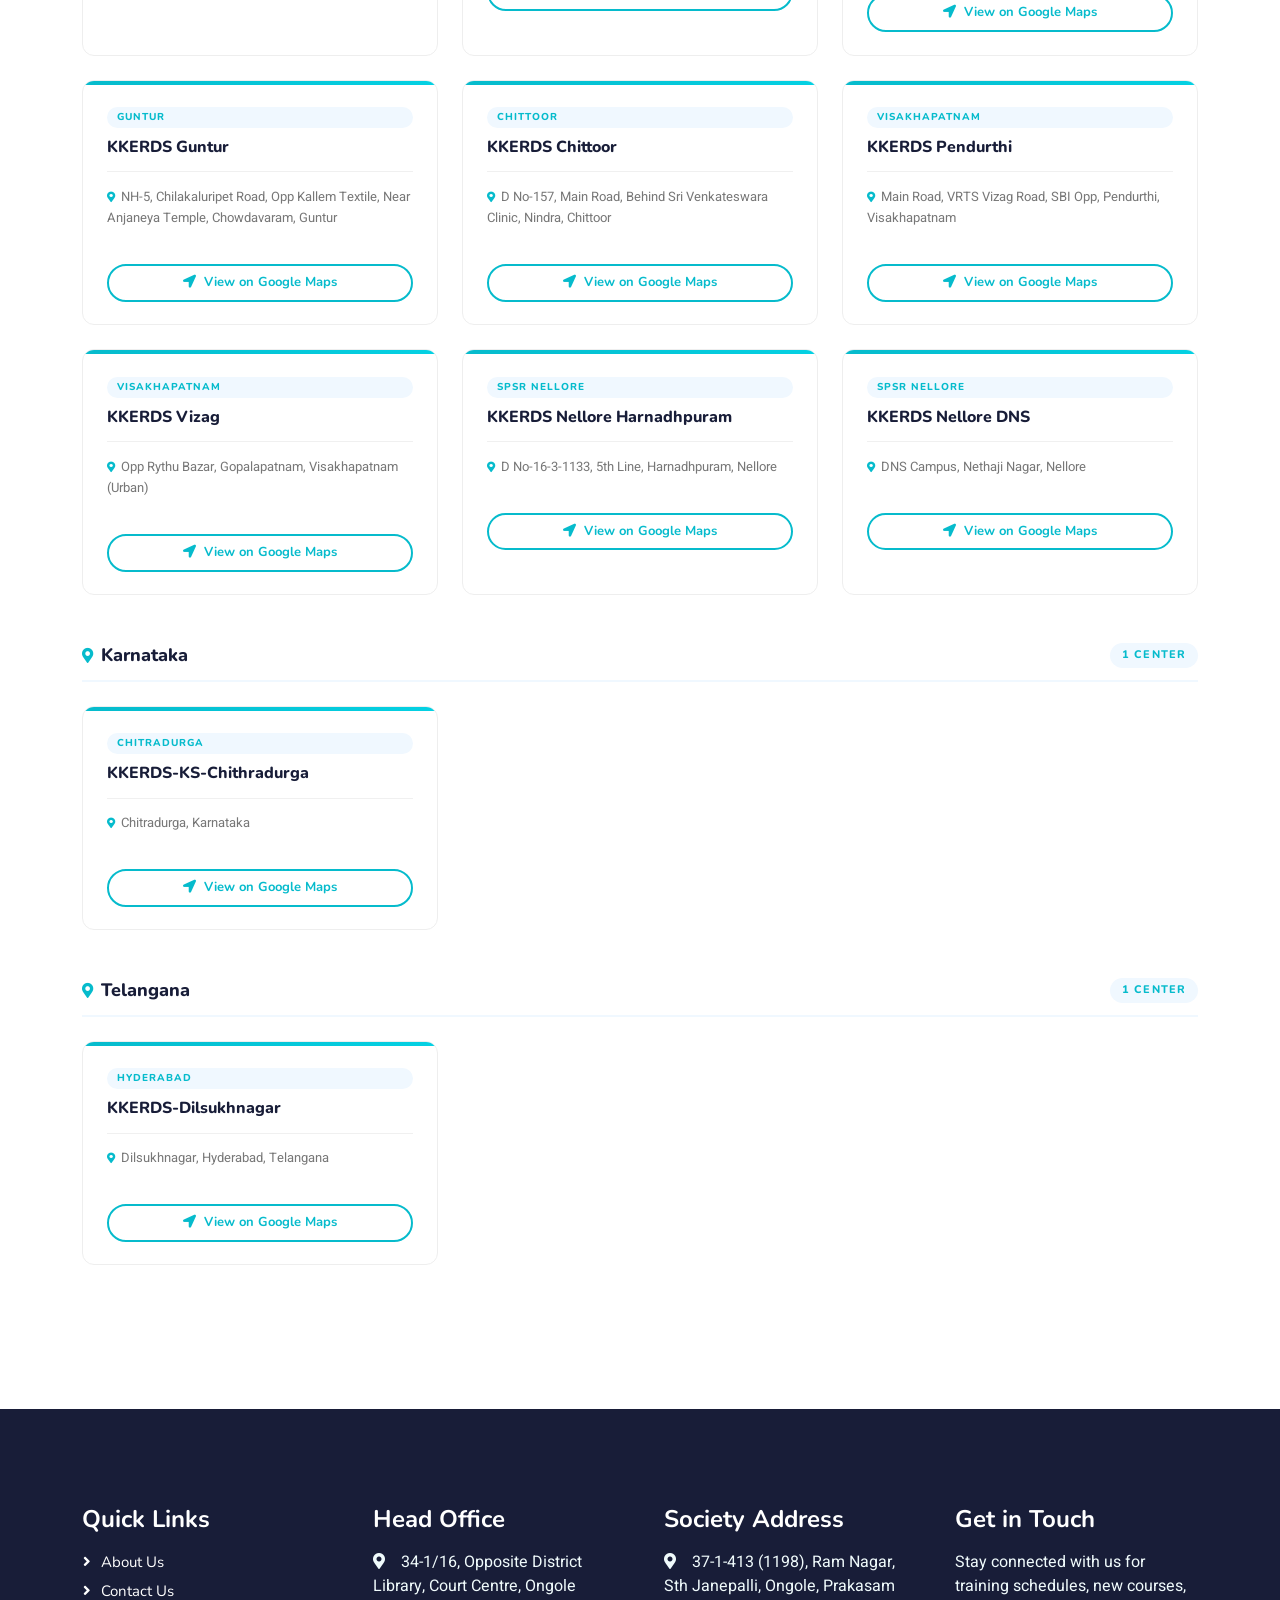
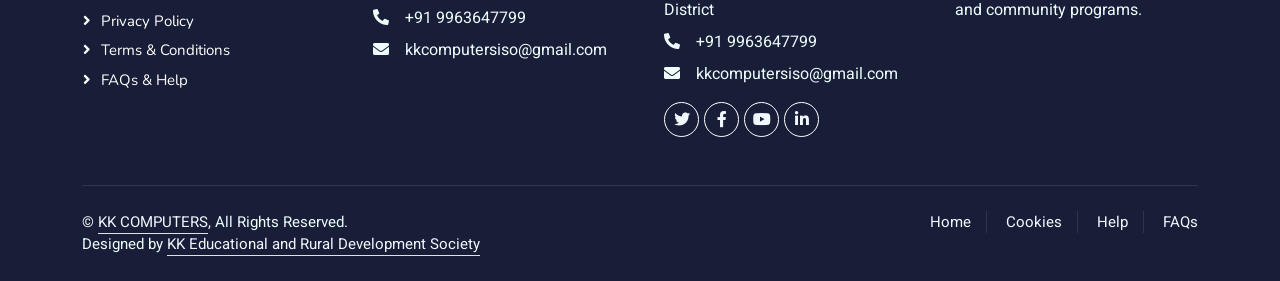
<file: contact.html>
<!DOCTYPE html>
<html lang="en">

<head>
    <meta charset="utf-8">
    <title>Contact Us - KK Educational and Rural Development Society</title>
    <meta content="width=device-width, initial-scale=1.0" name="viewport">
    <meta content="KK Computers, Skill Development, IT Courses, PMKVY, APSSDC, Vocational Training, Ongole, Guntur" name="keywords">
    <meta content="Learn about KK Educational and Rural Development Society, our mission, vision, and commitment to empowering rural communities through quality education and skill development." name="description">

    <!-- Favicon -->
    <link href="img/favicon.ico" rel="icon">

    <!-- Google Web Fonts -->
    <link rel="preconnect" href="https://fonts.googleapis.com">
    <link rel="preconnect" href="https://fonts.gstatic.com" crossorigin>
    <link href="https://fonts.googleapis.com/css2?family=Heebo:wght@400;500;600&family=Nunito:wght@600;700;800&display=swap" rel="stylesheet">

    <!-- Icon Font Stylesheet -->
    <link href="https://cdnjs.cloudflare.com/ajax/libs/font-awesome/5.15.4/css/all.min.css" rel="stylesheet">
    <link href="https://cdn.jsdelivr.net/npm/bootstrap-icons@1.7.0/font/bootstrap-icons.css" rel="stylesheet">

    <!-- Libraries Stylesheet -->
    <link href="lib/animate/animate.min.css" rel="stylesheet">
    <link href="lib/owlcarousel/assets/owl.carousel.min.css" rel="stylesheet">

    <!-- Customized Bootstrap Stylesheet -->
    <link href="css/bootstrap.min.css" rel="stylesheet">

    <!-- Template Stylesheet -->
    <link href="css/style.css" rel="stylesheet">

    <style>
        :root {
            --primary: #06BBCC;
            --secondary: #FFC107;
            --light: #F0F8FF;
            --dark: #181D38;
        }
        body { font-family: 'Heebo', sans-serif; color: #555; }
        h1, h2, h3, h4, h5, h6 { font-family: 'Nunito', sans-serif; font-weight: 700; color: var(--dark); }
        .btn-primary { transition: all 0.3s ease; }
        .btn-primary:hover { transform: translateY(-3px); box-shadow: 0 4px 15px rgba(6, 187, 204, 0.4); }
        .section-title { font-weight: 600 !important; }
        .navbar { transition: all 0.3s ease; }
        .logo-img { height: 90px; width: auto; object-fit: contain; }
        .page-header {
            background: linear-gradient(rgba(24, 29, 56, .8), rgba(24, 29, 56, .8)), url(img/carousel-2.jpg) center center no-repeat;
            background-size: cover;
        }
        .breadcrumb-item a { transition: color 0.3s ease; }
        .breadcrumb-item a:hover { color: var(--secondary) !important; }
        .service-item { transition: all 0.3s ease-in-out; border: 1px solid #eee; background: #fff; height: 100%; }
        .service-item:hover { transform: translateY(-10px); box-shadow: 0 10px 30px rgba(0,0,0,0.1); border-color: var(--primary); }
    </style>
</head>

<body>
    <!-- Spinner Start -->
    <div id="spinner" class="show bg-white position-fixed translate-middle w-100 vh-100 top-50 start-50 d-flex align-items-center justify-content-center">
        <div class="spinner-border text-primary" style="width: 3rem; height: 3rem;" role="status">
            <span class="sr-only">Loading...</span>
        </div>
    </div>
    <!-- Spinner End -->

    <!-- Navbar Start -->
    <nav class="navbar navbar-expand-lg bg-white navbar-light shadow sticky-top p-0">
        <a href="index.html" class="navbar-brand d-flex align-items-center px-4 px-lg-5">
            <img src="img/2kk.png" alt="KK Educational Society Logo" class="logo-img">
        </a>
        <button type="button" class="navbar-toggler me-4" data-bs-toggle="collapse" data-bs-target="#navbarCollapse">
            <span class="navbar-toggler-icon"></span>
        </button>
        <div class="collapse navbar-collapse" id="navbarCollapse">
            <div class="navbar-nav ms-auto p-4 p-lg-0">
                <a href="index.html" class="nav-item nav-link">Home</a>
                <a href="about.html" class="nav-item nav-link">About</a>
                <a href="courses.html" class="nav-item nav-link">Courses</a>
                <a href="skill.html" class="nav-item nav-link">Skill Development</a>
                <a href="contact.html" class="nav-item nav-link active">Contact</a>
            </div>
            <a href="lms.html" class="btn btn-primary py-4 px-lg-5 d-none d-lg-block">
                E-Learning<i class="fa fa-arrow-right ms-3"></i>
            </a>
        </div>
    </nav>
    <!-- Navbar End -->

    <!-- Contact Start -->
    <div class="container-xxl py-5">
        <div class="container">
            <div class="text-center wow fadeInUp" data-wow-delay="0.1s">
                <h6 class="section-title bg-white text-center text-primary px-3">Contact Us</h6>
                <h1 class="mb-5">Contact For Any Query</h1>
            </div>
            <div class="row g-4">

                <!-- Contact Info -->
                <div class="col-lg-4 col-md-6 wow fadeInUp" data-wow-delay="0.1s">
                    <h5>Get In Touch</h5>
                    <p class="mb-4">Have questions about our training programs, services, or community initiatives? We'd love to hear from you!</p>
                    <div class="d-flex align-items-center mb-3">
                        <div class="d-flex align-items-center justify-content-center flex-shrink-0 bg-primary" style="width: 50px; height: 50px;">
                            <i class="fa fa-map-marker-alt text-white"></i>
                        </div>
                        <div class="ms-3">
                            <h5 class="text-primary">Head Office</h5>
                            <p class="mb-0">34-1/16, Opp. District Library, Court Centre, Ongole, Andhra Pradesh</p>
                        </div>
                    </div>
                    <div class="d-flex align-items-center mb-3">
                        <div class="d-flex align-items-center justify-content-center flex-shrink-0 bg-primary" style="width: 50px; height: 50px;">
                            <i class="fa fa-phone-alt text-white"></i>
                        </div>
                        <div class="ms-3">
                            <h5 class="text-primary">Mobile</h5>
                            <p class="mb-0">+91 9963647799</p>
                        </div>
                    </div>
                    <div class="d-flex align-items-center">
                        <div class="d-flex align-items-center justify-content-center flex-shrink-0 bg-primary" style="width: 50px; height: 50px;">
                            <i class="fa fa-envelope-open text-white"></i>
                        </div>
                        <div class="ms-3">
                            <h5 class="text-primary">Email</h5>
                            <p class="mb-0">kkcomputersiso@gmail.com</p>
                        </div>
                    </div>
                </div>

                <!-- Google Map -->
                <div class="col-lg-4 col-md-6 wow fadeInUp" data-wow-delay="0.3s">
                    <iframe class="position-relative rounded w-100 h-100"
                        src="https://www.google.com/maps/embed?pb=!1m18!1m12!1m3!1d3815.566493080401!2d80.04040557488884!3d15.501529455366154!2m3!1f0!2f0!3f0!3m2!1i1024!2i768!4f13.1!3m3!1m2!1s0x3a4b0b3957d15e6f%3A0xc3b9dc1e1c8dc058!2sCourt%20Centre%2C%20Ongole%2C%20Andhra%20Pradesh%20523001!5e0!3m2!1sen!2sin!4v1717574444444"
                        frameborder="0" style="min-height: 300px; border:0;" allowfullscreen="" aria-hidden="false"
                        tabindex="0"></iframe>
                </div>

                <!-- ===== CONTACT FORM (GET method — works with Google Apps Script) ===== -->
                <div class="col-lg-4 col-md-12 wow fadeInUp" data-wow-delay="0.5s">
                    <form id="contactForm">
                        <div class="row g-3">

                            <div class="col-md-6">
                                <div class="form-floating">
                                    <input type="text" class="form-control" id="c_name" placeholder="Your Name" required>
                                    <label for="c_name">Your Name</label>
                                </div>
                            </div>

                            <div class="col-md-6">
                                <div class="form-floating">
                                    <input type="email" class="form-control" id="c_email" placeholder="Your Email" required>
                                    <label for="c_email">Your Email</label>
                                </div>
                            </div>

                            <div class="col-md-6">
                                <div class="form-floating">
                                    <input type="tel" class="form-control" id="c_phone" placeholder="+91 XXXXX XXXXX" required>
                                    <label for="c_phone">Phone Number</label>
                                </div>
                            </div>

                            <div class="col-md-6">
                                <div class="form-floating">
                                    <input type="text" class="form-control" id="c_subject" placeholder="Subject">
                                    <label for="c_subject">Subject</label>
                                </div>
                            </div>

                            <div class="col-12">
                                <div class="form-floating">
                                    <textarea class="form-control" placeholder="Leave a message here" id="c_message" style="height: 150px" required></textarea>
                                    <label for="c_message">Message</label>
                                </div>
                            </div>

                            <div class="col-12" id="contactSuccess" style="display:none;">
  <div style="
    background: #fff;
    border-radius: 12px;
    padding: 30px 20px;
    text-align: center;
    box-shadow: 0 10px 40px rgba(6,187,204,0.15);
    border-top: 4px solid #06BBCC;
    animation: fadeSlideIn 0.5s ease;
  ">
    <div style="
      width: 65px; height: 65px;
      background: linear-gradient(135deg, #06BBCC, #04a0af);
      border-radius: 50%;
      display: flex; align-items: center; justify-content: center;
      margin: 0 auto 15px;
      box-shadow: 0 5px 20px rgba(6,187,204,0.4);
    ">
      <svg width="30" height="30" viewBox="0 0 24 24" fill="none" stroke="#fff" stroke-width="3" stroke-linecap="round" stroke-linejoin="round">
        <polyline points="20 6 9 17 4 12"></polyline>
      </svg>
    </div>
    <h5 style="color:#181D38; font-family:'Nunito',sans-serif; font-weight:700; margin-bottom:8px;">Message Sent Successfully!</h5>
    <p style="color:#777; font-size:14px; margin:0;">Thank you for reaching out. Our team will contact you within <strong>24 hours</strong>.</p>
  </div>
</div>
                            <script>
                                <style>
  @keyframes fadeSlideIn {
    from { opacity: 0; transform: translateY(-15px); }
    to   { opacity: 1; transform: translateY(0); }
  }
  @keyframes popIn {
    from { opacity: 0; transform: scale(0.7); }
    to   { opacity: 1; transform: scale(1); }
  }
</style>
                            </script>

                            <!-- Error Message -->
                            <div class="col-12" id="contactError" style="display:none;">
                                <div class="alert alert-danger text-center" role="alert">
                                    ❌ Failed to send. Please try again or call us directly.
                                </div>
                            </div>

                            <div class="col-12">
                                <button class="btn btn-primary w-100 py-3" type="submit" id="contactBtn">
                                    Send Message
                                </button>
                            </div>

                        </div>
                    </form>
                </div>
                <!-- ===== END CONTACT FORM ===== -->

            </div>
        </div>
    </div>
    <!-- Contact End -->

   <style>
    :root {
      --primary: #06BBCC;
      --secondary: #FFC107;
      --light: #F0F8FF;
      --dark: #181D38;
    }
 
    body { font-family: 'Heebo', sans-serif; color: #555; background: #fff; }
    h1,h2,h3,h4,h5,h6 { font-family: 'Nunito', sans-serif; font-weight: 700; color: var(--dark); }
 
    /* Page Header */
    .page-header {
      background: linear-gradient(rgba(24,29,56,.85), rgba(24,29,56,.85)),
        url('https://images.unsplash.com/photo-1524178232363-1fb2b075b655?w=1400') center/cover no-repeat;
      padding: 5rem 0 3rem;
    }
    .breadcrumb-item a { color: rgba(255,255,255,0.7); text-decoration: none; transition: color .2s; }
    .breadcrumb-item a:hover { color: var(--secondary); }
 
    /* Stats Bar */
    .stats-bar { background: var(--dark); padding: 1.5rem 0; }
    .stat-item { text-align: center; }
    .stat-item .val { font-family: 'Nunito', sans-serif; font-size: 28px; font-weight: 800; color: var(--primary); line-height: 1; }
    .stat-item .lbl { font-size: 11px; font-weight: 600; text-transform: uppercase; letter-spacing: .1em; color: rgba(255,255,255,0.45); margin-top: 3px; }
 
    /* Section title */
    .section-title { font-weight: 600 !important; border-top: 3px solid var(--primary); padding-top: 6px; }
 
    /* Search */
    .center-search { position: relative; max-width: 500px; margin: 0 auto 1.2rem; }
    .center-search input {
      width: 100%; padding: .65rem 1.1rem .65rem 2.8rem;
      font-family: 'Heebo', sans-serif; font-size: 14px;
      border: 2px solid #e9ecef; border-radius: 50px;
      color: var(--dark); outline: none;
      transition: border-color .25s, box-shadow .25s;
    }
    .center-search input:focus { border-color: var(--primary); box-shadow: 0 0 0 4px rgba(6,187,204,0.12); }
    .center-search input::placeholder { color: #bbb; }
    .center-search .si { position: absolute; left: 1rem; top: 50%; transform: translateY(-50%); color: #bbb; font-size: 13px; pointer-events: none; }
 
    /* Filter chips */
    .filter-chips { display: flex; gap: 8px; flex-wrap: wrap; justify-content: center; margin-bottom: 2rem; }
    .f-chip {
      font-family: 'Nunito', sans-serif; font-size: 12px; font-weight: 700;
      padding: 5px 16px; border-radius: 50px;
      border: 2px solid #dee2e6; color: #888;
      background: #fff; cursor: pointer; transition: all .2s;
    }
    .f-chip:hover { border-color: var(--primary); color: var(--primary); }
    .f-chip.active { background: var(--primary); color: #fff; border-color: var(--primary); box-shadow: 0 4px 14px rgba(6,187,204,0.35); }
 
    /* Result count */
    .result-count { font-size: 13px; color: #999; text-align: center; margin-bottom: 1.5rem; }
 
    /* State heading */
    .state-heading {
      display: flex; align-items: center; gap: 12px;
      margin-bottom: 1.5rem; padding-bottom: .75rem;
      border-bottom: 2px solid var(--light);
    }
    .state-heading h4 { font-size: 18px; font-weight: 800; color: var(--dark); margin: 0; flex: 1; }
    .state-count {
      font-family: 'Nunito', sans-serif; font-size: 11px; font-weight: 800;
      text-transform: uppercase; letter-spacing: .1em;
      color: var(--primary); background: var(--light);
      padding: 4px 12px; border-radius: 50px;
    }
 
    /* Card */
    .center-card {
      border: 1px solid #eee; border-radius: 12px;
      background: #fff; height: 100%;
      transition: all 0.3s ease-in-out; overflow: hidden;
      animation: fadeUp .45s ease both;
    }
    .center-card:hover {
      transform: translateY(-10px);
      box-shadow: 0 10px 30px rgba(0,0,0,0.1);
      border-color: var(--primary);
    }
    .card-top-bar { height: 4px; background: linear-gradient(90deg, var(--primary), #04d1e3); }
    .card-inner { padding: 1.4rem 1.5rem; display: flex; flex-direction: column; gap: .45rem; }
 
    .district-pill {
      display: inline-block;
      font-family: 'Nunito', sans-serif; font-size: 10px; font-weight: 800;
      letter-spacing: .1em; text-transform: uppercase;
      color: var(--primary); background: var(--light);
      padding: 3px 10px; border-radius: 50px; margin-bottom: 2px;
    }
    .center-card h5 { font-size: 16px; font-weight: 800; color: var(--dark); line-height: 1.3; margin: 0; }
    .card-divider { height: 1px; background: #f0f0f0; margin: .4rem 0; }
    .card-address { font-size: 13px; color: #777; line-height: 1.65; flex: 1; }
    .card-address i { color: var(--primary); margin-right: 6px; font-size: 11px; }
 
    .map-btn {
      display: block; width: 100%; text-align: center;
      padding: .45rem 1rem; margin-top: .75rem;
      border: 2px solid var(--primary); border-radius: 50px;
      font-family: 'Nunito', sans-serif; font-size: 13px; font-weight: 700;
      color: var(--primary); background: transparent; text-decoration: none;
      transition: all .25s;
    }
    .map-btn:hover {
      background: var(--primary); color: #fff;
      box-shadow: 0 4px 15px rgba(6,187,204,0.35);
      transform: translateY(-2px);
    }
 
    mark { background: rgba(6,187,204,0.18); color: #05a0af; border-radius: 3px; padding: 0 2px; }
 
    .empty-state { text-align: center; padding: 3rem 1rem; }
    .empty-state i { font-size: 36px; color: #ddd; display: block; margin-bottom: .75rem; }
    .empty-state p { font-family: 'Nunito', sans-serif; font-size: 16px; font-weight: 700; color: #aaa; }
 
    @keyframes fadeUp {
      from { opacity: 0; transform: translateY(14px); }
      to   { opacity: 1; transform: translateY(0); }
    }
 
    /* Footer */
    .footer-bar { background: var(--dark); padding: 1.2rem 0; }
    .footer-bar p { font-size: 13px; color: rgba(255,255,255,0.35); margin: 0; text-align: center; }
  </style>
</head>
<body>
 

 
  <!-- Main Section -->
  <section class="container-xxl py-5">
    <div class="container">
 
      <div class="text-center mb-4">
        <h6 class="section-title bg-white text-center text-primary px-3 d-inline-block">Our Centers</h6>
        <h1 class="mb-2">KK Educational &amp; Rural Development Society</h1>
        <p class="text-muted">Find a training center near you</p>
      </div>
 
      <!-- Search -->
      <div class="center-search">
        <i class="fa fa-search si"></i>
        <input type="text" id="search" placeholder="Search by center name, district or state…">
      </div>
 
      <!-- Filters -->
      <div class="filter-chips" id="filters">
        <button class="f-chip active" data-filter="all">All Centers</button>
        <button class="f-chip" data-filter="Andhra Pradesh">Andhra Pradesh</button>
        <button class="f-chip" data-filter="Karnataka">Karnataka</button>
        <button class="f-chip" data-filter="Telangana">Telangana</button>
      </div>
 
      <div class="result-count" id="count"></div>
      <div id="root"></div>
 
    </div>
  </section>
 
  <!-- Footer -->
 
  <script src="https://cdn.jsdelivr.net/npm/bootstrap@5.0.0/dist/js/bootstrap.bundle.min.js"></script>
 
  <script>
    const data = [
      // Andhra Pradesh
      { state:"Andhra Pradesh", district:"Prakasam",       center:"KK Education & Rural Dev (Ongole)",  address:"Opp District Library, Court Center, Ongole",                                                              map:"https://maps.google.com/?q=Opp+District+Library+Court+Center+Ongole" },
      { state:"Andhra Pradesh", district:"Kurnool",        center:"KKERDS Allagadda",                      address:"D No 245G/1, Lakshmi Narasimha Educational Society Building, Satram Street, Allagadda, Kurnool",          map:"https://maps.google.com/?q=Satram+Street+Allagadda+Kurnool" },
      { state:"Andhra Pradesh", district:"West Godavari",  center:"KKERDS Pedaminavarilanka",              address:"D No-12-2, Digital Bhavan, Pedaminavarilanka, Thurputallu, West Godavari",                                map:"https://maps.google.com/?q=Digital+Bhavan+Pedaminavarilanka+Thurputallu+West+Godavari" },
      { state:"Andhra Pradesh", district:"East Godavari",  center:"KKERDS Samarlakota",                    address:"Youth Training Center, Opp Vimala Drink Factory, AP Severe Academic Campus, Pratipadu, Samarlakota",      map:"https://maps.google.com/?q=Youth+Training+Center+Pratipadu+Samarlakota+East+Godavari" },
      { state:"Andhra Pradesh", district:"Kurnool",        center:"KKERDS Kurnool",                        address:"Nannuri Toll Plaza, Kurnool",                                                                              map:"https://maps.google.com/?q=Nannuri+Toll+Plaza+Kurnool" },
      { state:"Andhra Pradesh", district:"Guntur",         center:"KKERDS Guntur",                         address:"NH-5, Chilakaluripet Road, Opp Kallem Textile, Near Anjaneya Temple, Chowdavaram, Guntur",                map:"https://maps.google.com/?q=Chilakaluripet+Road+Chowdavaram+Guntur" },
      { state:"Andhra Pradesh", district:"Chittoor",       center:"KKERDS Chittoor",                       address:"D No-157, Main Road, Behind Sri Venkateswara Clinic, Nindra, Chittoor",                                   map:"https://maps.google.com/?q=Main+Road+Nindra+Chittoor" },
      { state:"Andhra Pradesh", district:"Prakasam",       center:"KKERDS Darsi",                          address:"Podili Road, Opp Daddalamma Temple, Darsi, Prakasam",                                                     map:"https://maps.google.com/?q=Podili+Road+Opp+Daddalamma+Temple+Darsi+Prakasam" },
      { state:"Andhra Pradesh", district:"Visakhapatnam",  center:"KKERDS Pendurthi",                      address:"Main Road, VRTS Vizag Road, SBI Opp, Pendurthi, Visakhapatnam",                                           map:"https://maps.google.com/?q=Pendurthi+Visakhapatnam" },
      { state:"Andhra Pradesh", district:"Visakhapatnam",  center:"KKERDS Vizag",                          address:"Opp Rythu Bazar, Gopalapatnam, Visakhapatnam (Urban)",                                                    map:"https://maps.google.com/?q=Gopalapatnam+Visakhapatnam" },
      { state:"Andhra Pradesh", district:"SPSR Nellore",   center:"KKERDS Nellore Harnadhpuram",           address:"D No-16-3-1133, 5th Line, Harnadhpuram, Nellore",                                                         map:"https://maps.google.com/?q=Harnadhpuram+Nellore" },
      { state:"Andhra Pradesh", district:"SPSR Nellore",   center:"KKERDS Nellore DNS",                    address:"DNS Campus, Nethaji Nagar, Nellore",                                                                      map:"https://maps.google.com/?q=DNSSS+Campus+Nethaji+Nagar+Nellore" },
      // Karnataka
      { state:"Karnataka",      district:"Chitradurga",    center:"KKERDS-KS-Chithradurga",             address:"Chitradurga, Karnataka",                                                                                   map:"https://maps.google.com/?q=Chitradurga+Karnataka" },
      // Telangana
      { state:"Telangana",      district:"Hyderabad",      center:"KKERDS-Dilsukhnagar",                address:"Dilsukhnagar, Hyderabad, Telangana",                                                                       map:"https://maps.google.com/?q=Dilsukhnagar+Hyderabad+Telangana" },
    ];
 
    let activeFilter = 'all', searchTerm = '';
 
    function esc(s){ return String(s).replace(/[&<>"']/g,c=>({'&':'&amp;','<':'&lt;','>':'&gt;','"':'&quot;',"'":'&#39;'}[c])); }
    function hl(text, term){
      if(!term) return esc(text);
      const re = new RegExp(`(${term.replace(/[.*+?^${}()|[\]\\]/g,'\\$&')})`,'gi');
      return esc(text).replace(re,'<mark>$1</mark>');
    }
 
    function render(){
      const root = document.getElementById('root');
      const q = searchTerm.toLowerCase();
 
      const filtered = data.filter(r => {
        const matchState  = activeFilter === 'all' || r.state === activeFilter;
        const matchSearch = !q || [r.state,r.district,r.center,r.address].some(s=>s.toLowerCase().includes(q));
        return matchState && matchSearch;
      });
 
      document.getElementById('count').textContent = filtered.length
        ? `Showing ${filtered.length} center${filtered.length!==1?'s':''}` : '';
 
      if(!filtered.length){
        root.innerHTML = `<div class="empty-state"><i class="fa fa-map-marker-alt"></i><p>No centers match your search.</p></div>`;
        return;
      }
 
      const grouped = {};
      filtered.forEach(r=>{
        if(!grouped[r.state]) grouped[r.state] = {};
        if(!grouped[r.state][r.district]) grouped[r.state][r.district] = [];
        grouped[r.state][r.district].push(r);
      });
 
      root.innerHTML = '';
      let globalDelay = 0;
 
      Object.entries(grouped).forEach(([state, districts])=>{
        const section = document.createElement('div');
        section.className = 'mb-5';
 
        const allCenters = Object.values(districts).flat();
        section.innerHTML = `
          <div class="state-heading">
            <h4><i class="fa fa-map-marker-alt me-2" style="color:var(--primary);font-size:15px;"></i>${hl(state,q)}</h4>
            <span class="state-count">${allCenters.length} center${allCenters.length>1?'s':''}</span>
          </div>
          <div class="row g-4" id="grid-${state.replace(/\s/g,'_')}"></div>`;
 
        root.appendChild(section);
        const grid = section.querySelector(`#grid-${state.replace(/\s/g,'_')}`);
 
        allCenters.forEach((c, i) => {
          const col = document.createElement('div');
          col.className = 'col-lg-4 col-md-6';
          col.innerHTML = `
            <div class="center-card" style="animation-delay:${(globalDelay + i * 0.07).toFixed(2)}s">
              <div class="card-top-bar"></div>
              <div class="card-inner">
                <span class="district-pill">${hl(c.district, q)}</span>
                <h5>${hl(c.center, q)}</h5>
                <div class="card-divider"></div>
                <p class="card-address"><i class="fa fa-map-marker-alt"></i>${hl(c.address, q)}</p>
                <a href="${c.map}" target="_blank" rel="noopener noreferrer" class="map-btn">
                  <i class="fa fa-location-arrow me-2"></i>View on Google Maps
                </a>
              </div>
            </div>`;
          grid.appendChild(col);
        });
 
        globalDelay += allCenters.length * 0.07 + 0.1;
      });
    }
 
    document.getElementById('search').addEventListener('input', e => { searchTerm = e.target.value.trim(); render(); });
    document.getElementById('filters').addEventListener('click', e => {
      const chip = e.target.closest('.f-chip');
      if(!chip) return;
      document.querySelectorAll('.f-chip').forEach(c => c.classList.remove('active'));
      chip.classList.add('active');
      activeFilter = chip.dataset.filter;
      render();
    });
 
    render();
  </script>
    <!-- ==================== END ALL TRAINING CENTERS ==================== -->

    <!-- Footer Start -->
    <div class="container-fluid bg-dark text-light footer pt-5 mt-5 wow fadeIn" data-wow-delay="0.1s">
        <div class="container py-5">
            <div class="row g-5">
                <div class="col-lg-3 col-md-6">
                    <h4 class="text-white mb-3">Quick Links</h4>
                    <a class="btn btn-link" href="">About Us</a>
                    <a class="btn btn-link" href="">Contact Us</a>
                    <a class="btn btn-link" href="privacy-policy.html">Privacy Policy</a>
                    <a class="btn btn-link" href="">Terms & Conditions</a>
                    <a class="btn btn-link" href="">FAQs & Help</a>
                </div>
                <div class="col-lg-3 col-md-6">
                    <h4 class="text-white mb-3">Head Office</h4>
                    <p class="mb-2"><i class="fa fa-map-marker-alt me-3"></i>34-1/16, Opposite District Library, Court Centre, Ongole</p>
                    <p class="mb-2"><i class="fa fa-phone-alt me-3"></i>+91 9963647799</p>
                    <p class="mb-2"><i class="fa fa-envelope me-3"></i>kkcomputersiso@gmail.com</p>
                </div>
                <div class="col-lg-3 col-md-6">
                    <h4 class="text-white mb-3">Society Address</h4>
                    <p class="mb-2"><i class="fa fa-map-marker-alt me-3"></i>37-1-413 (1198), Ram Nagar, Sth Janepalli, Ongole, Prakasam District</p>
                    <p class="mb-2"><i class="fa fa-phone-alt me-3"></i>+91 9963647799</p>
                    <p class="mb-2"><i class="fa fa-envelope me-3"></i>kkcomputersiso@gmail.com</p>
                    <div class="d-flex pt-2">
                        <a class="btn btn-outline-light btn-social" href="#"><i class="fab fa-twitter"></i></a>
                        <a class="btn btn-outline-light btn-social" href="#"><i class="fab fa-facebook-f"></i></a>
                        <a class="btn btn-outline-light btn-social" href="#"><i class="fab fa-youtube"></i></a>
                        <a class="btn btn-outline-light btn-social" href="#"><i class="fab fa-linkedin-in"></i></a>
                    </div>
                </div>
                <div class="col-lg-3 col-md-6">
                    <h4 class="text-white mb-3">Get in Touch</h4>
                    <p>Stay connected with us for training schedules, new courses, and community programs.</p>
                </div>
            </div>
        </div>
        <div class="container">
            <div class="copyright">
                <div class="row">
                    <div class="col-md-6 text-center text-md-start mb-3 mb-md-0">
                        &copy; <a class="border-bottom" href="#">KK COMPUTERS</a>, All Rights Reserved.
                        <br>Designed by <a class="border-bottom" href="https://kk-computers.in">KK Educational and Rural Development Society</a>
                    </div>
                    <div class="col-md-6 text-center text-md-end">
                        <div class="footer-menu">
                            <a href="#">Home</a>
                            <a href="#">Cookies</a>
                            <a href="#">Help</a>
                            <a href="#">FAQs</a>
                        </div>
                    </div>
                </div>
            </div>
        </div>
    </div>
    <!-- Footer End -->

    <!-- Back to Top -->
    <a href="#" class="btn btn-lg btn-primary btn-lg-square back-to-top"><i class="bi bi-arrow-up"></i></a>

    <!-- JavaScript Libraries -->
    <script src="https://code.jquery.com/jquery-3.4.1.min.js"></script>
    <script src="https://cdn.jsdelivr.net/npm/bootstrap@5.0.0/dist/js/bootstrap.bundle.min.js"></script>
    <script src="lib/wow/wow.min.js"></script>
    <script src="lib/easing/easing.min.js"></script>
    <script src="lib/waypoints/waypoints.min.js"></script>
    <script src="lib/owlcarousel/owl.carousel.min.js"></script>
    <script src="js/main.js"></script>

    <!-- ===== CONTACT FORM SCRIPT (GET method — reliable with Google Apps Script) ===== -->
    <script>
        // ✅ PASTE YOUR NEW GET-BASED DEPLOYMENT URL BELOW
        const CONTACT_SCRIPT_URL = "https://script.google.com/macros/s/AKfycby69GnSnJsyOlFdiylTkGmGunmaGVbxn5rZ_Ed5NHqA4P34syWbytNGYty8jerJ2VSqNQ/exec";

document.getElementById("contactForm").addEventListener("submit", function (e) {
    e.preventDefault();

    const btn     = document.getElementById("contactBtn");
    const success = document.getElementById("contactSuccess");
    const error   = document.getElementById("contactError");

    success.style.display = "none";
    error.style.display   = "none";
    btn.textContent = "Sending...";
    btn.disabled    = true;

    // ✅ Auto-generate Date & Time from browser
    const now     = new Date();
    const date    = now.toLocaleDateString("en-IN");   // e.g. 07/03/2026
    const time    = now.toLocaleTimeString("en-IN");   // e.g. 12:22:00 AM

    const params = new URLSearchParams({
        date:    date,                                              // ← Added
        time:    time,                                              // ← Added
        name:    document.getElementById("c_name").value.trim(),
        email:   document.getElementById("c_email").value.trim(),
        phone:   document.getElementById("c_phone").value.trim(),
        subject: document.getElementById("c_subject").value.trim(),
        message: document.getElementById("c_message").value.trim()
    });

    const url = CONTACT_SCRIPT_URL + "?" + params.toString();

    const img = new Image();

    img.onload = function () {
        success.style.display = "block";
        document.getElementById("contactForm").reset();
        btn.textContent = "Send Message";
        btn.disabled    = false;
    };

    img.onerror = function () {
        // onerror fires on success too (JSON response ≠ image)
        success.style.display = "block";
        document.getElementById("contactForm").reset();
        btn.textContent = "Send Message";
        btn.disabled    = false;
    };

    img.src = url;
});
    </script>

</body>
</html>
</file>
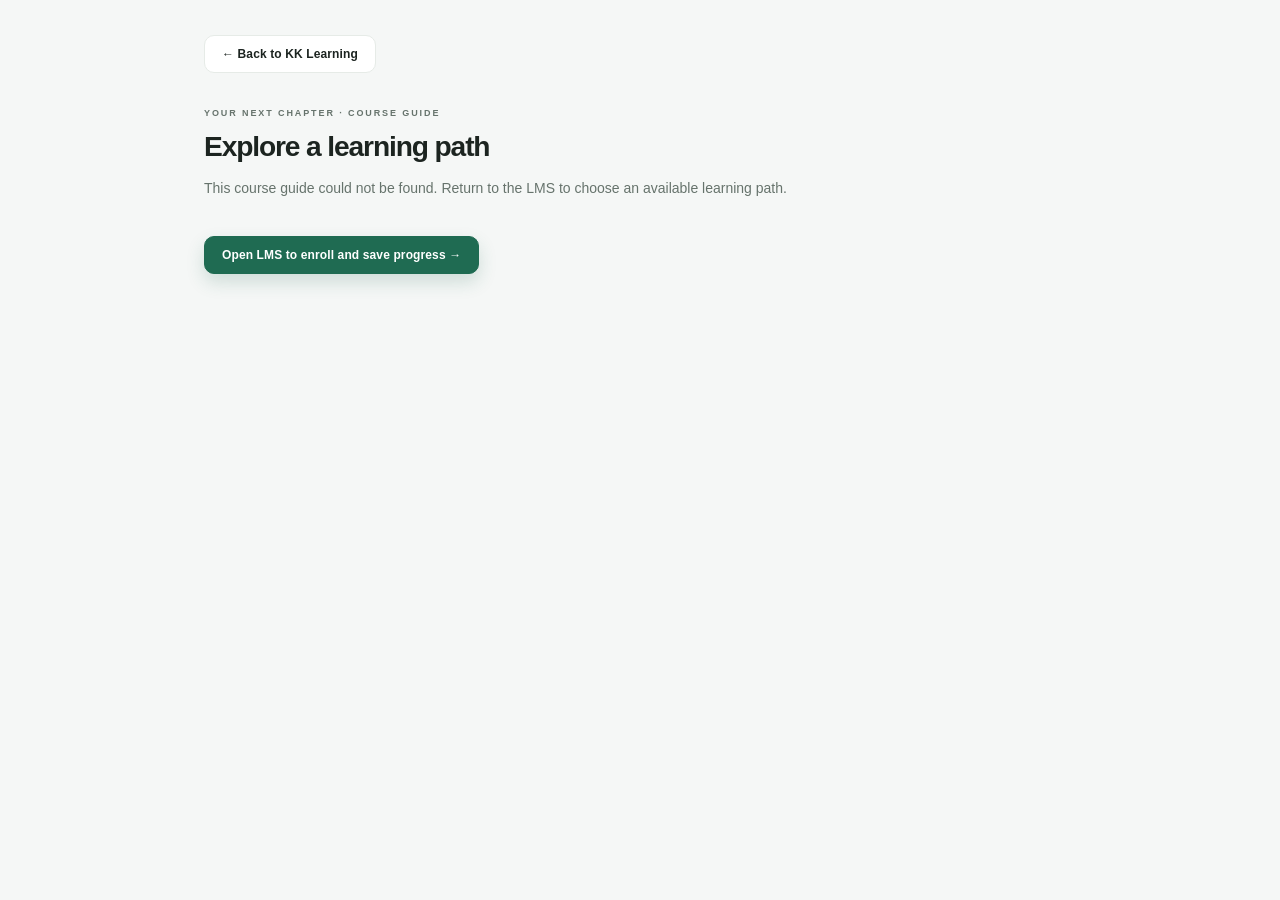
<file: course-guide.html>
<!DOCTYPE html>
<html lang="en">
<head>
  <meta charset="utf-8">
  <meta name="viewport" content="width=device-width, initial-scale=1">
  <title>Course guide — KK Learning</title>
  <meta name="description" content="Explore KK Learning project-based curricula, exercises, and official study resources.">
  <link rel="stylesheet" href="css/lms.css">
  <script src="js/lms-data.js" defer></script>
  <script src="js/course-guide.js" defer></script>
</head>
<body class="guide-body">
  <main class="guide-main" id="main">
    <a class="button" href="lms.html">← Back to KK Learning</a>
    <header class="guide-header"><p class="eyebrow">YOUR NEXT CHAPTER · COURSE GUIDE</p><h1 id="guide-title">Explore a learning path</h1><p id="guide-description">Choose a course in the LMS to see its curriculum.</p></header>
    <div id="guide-content"></div>
    <a class="button primary" id="guide-start" href="lms.html">Open LMS to enroll and save progress →</a>
    <noscript><p>Enable JavaScript to see this course guide, or <a href="lms.html">return to the LMS</a>.</p></noscript>
  </main>
</body>
</html>
</file>
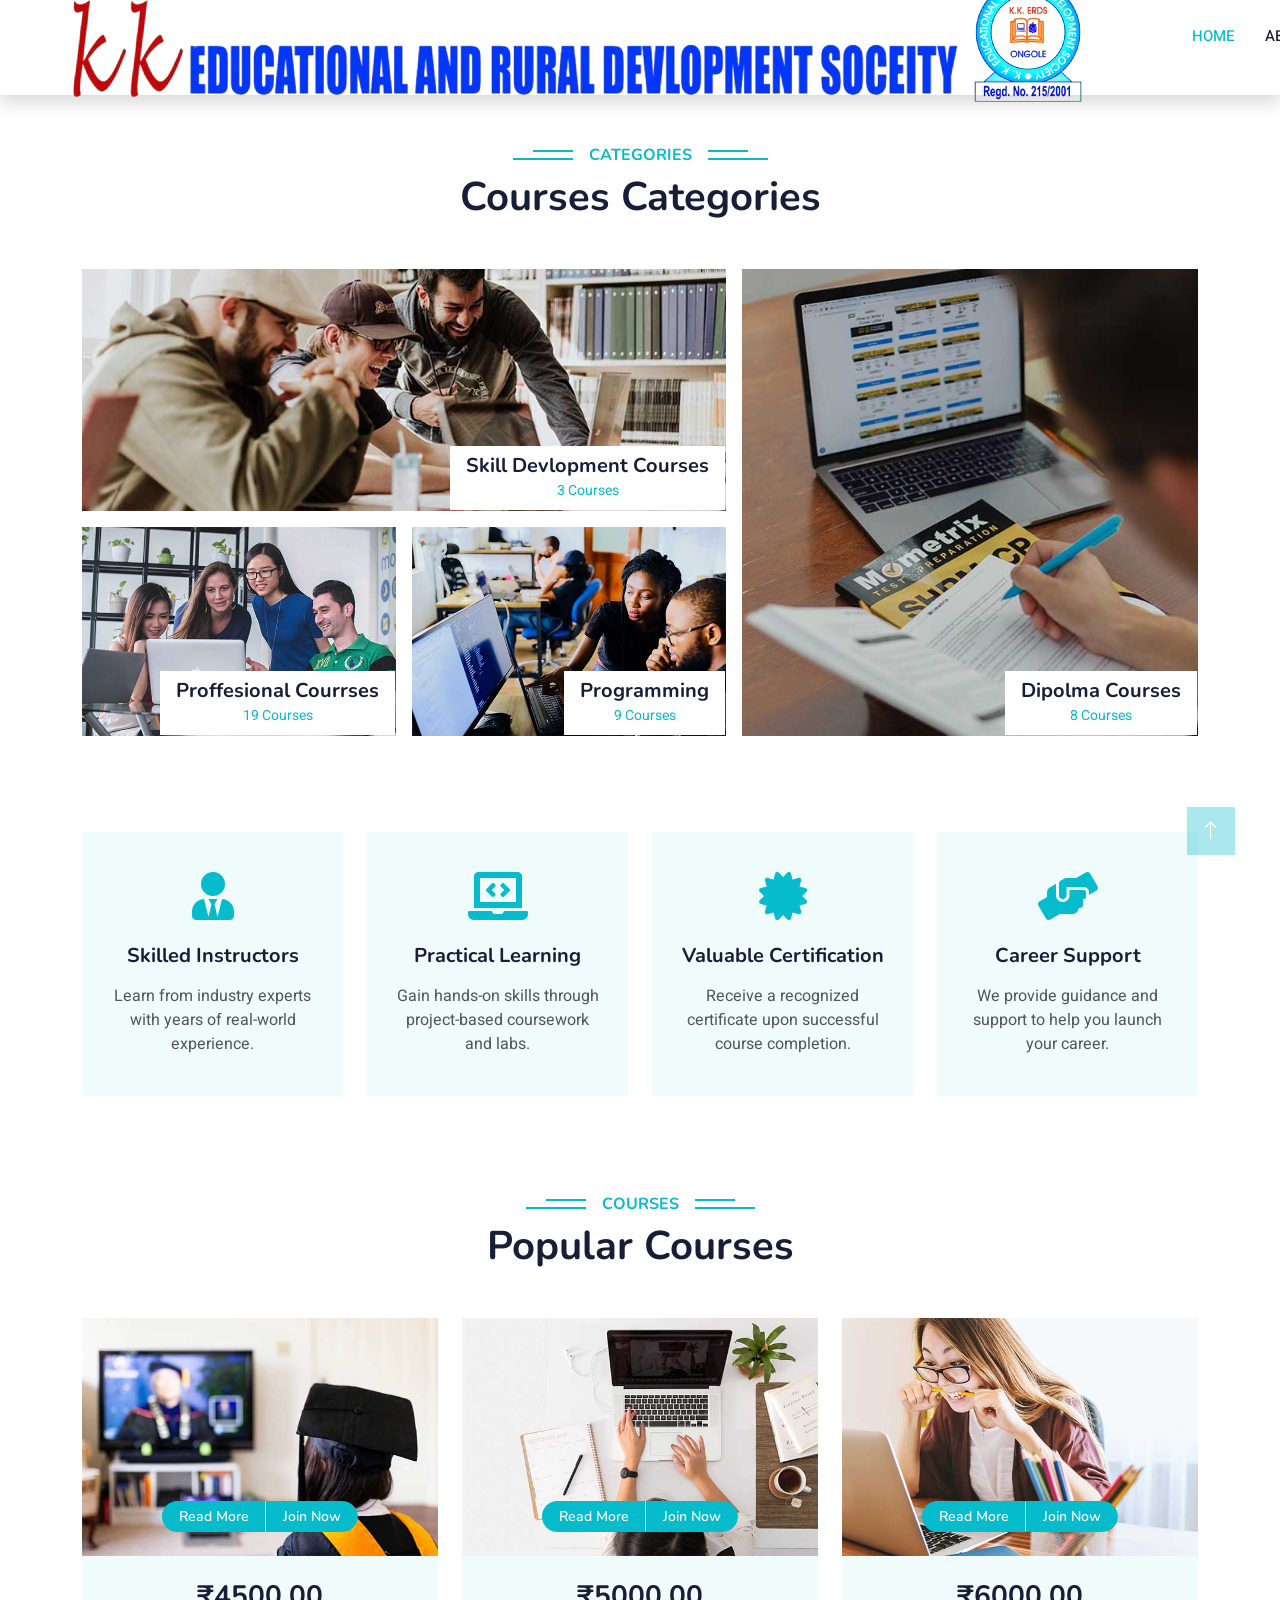
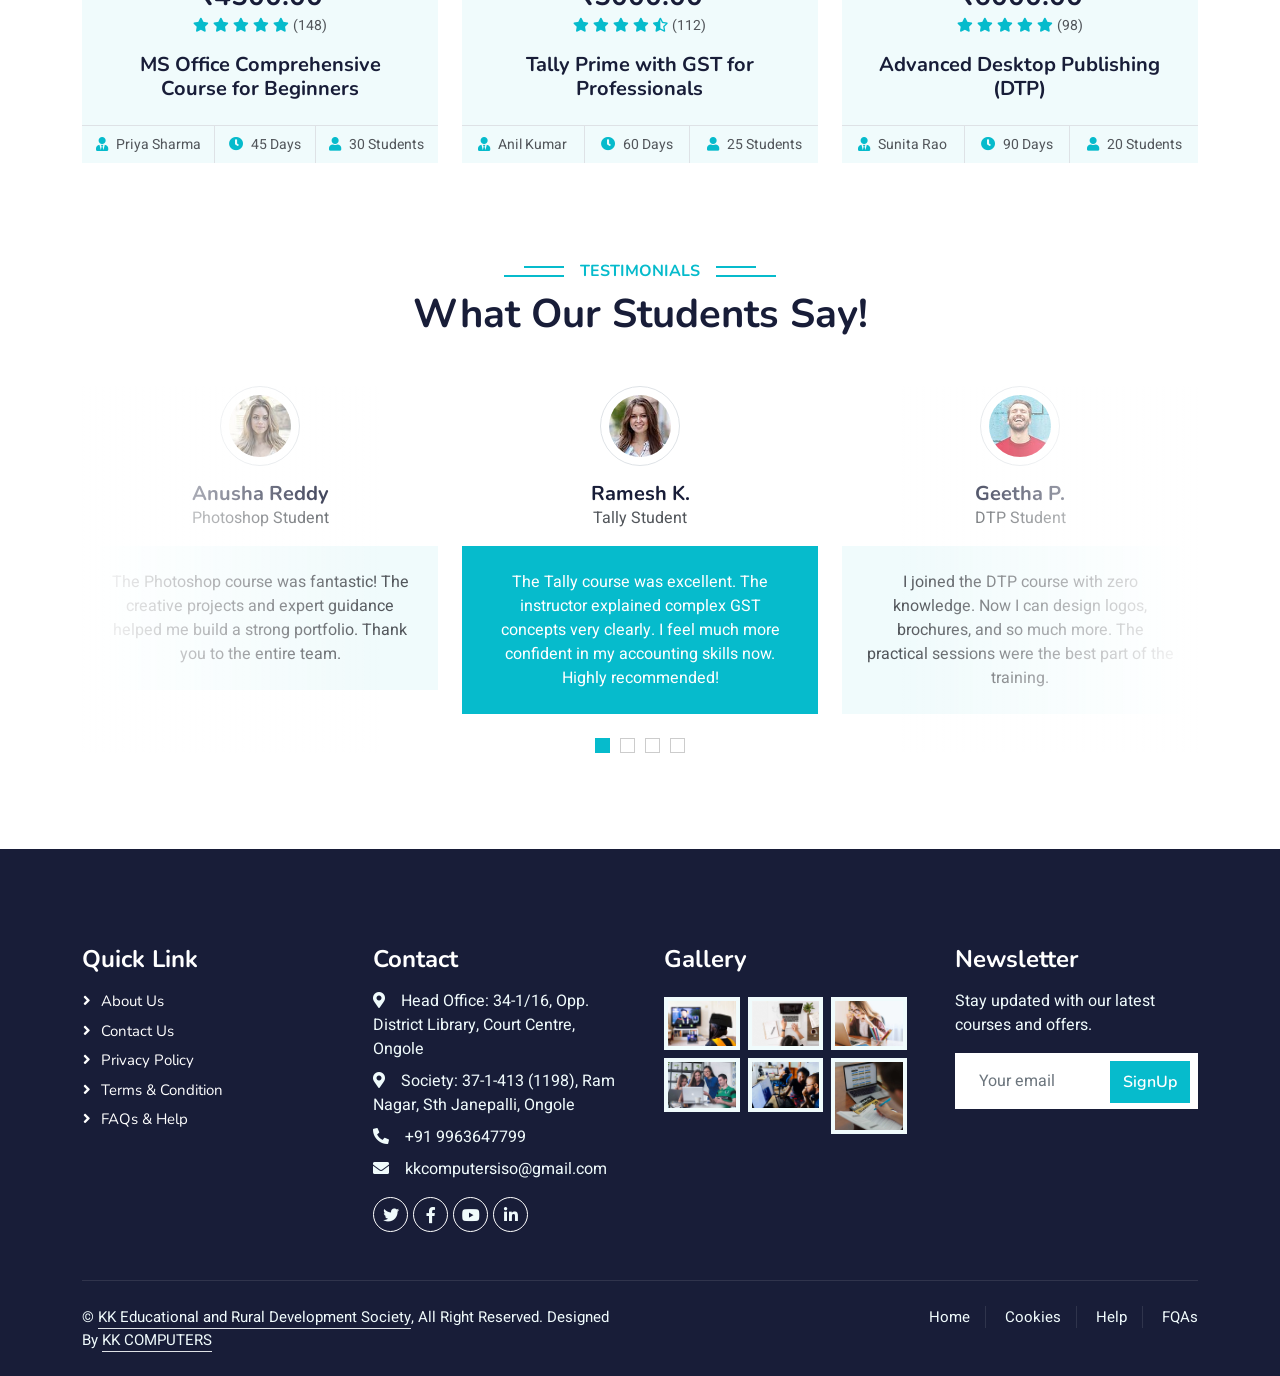
<file: courses.html>
<!DOCTYPE html>
<html lang="en">

<head>
    <meta charset="utf-8">
    <title>KK EDUCATIONAL AND RURAL DEVLOPMENT SOCEITY</title>
    <meta content="width=device-width, initial-scale=1.0" name="viewport">
    <meta content="" name="keywords">
    <meta content="" name="description">

    <!-- Favicon -->
    <link href="img/favicon.ico" rel="icon">

    <!-- Google Web Fonts -->
    <link rel="preconnect" href="https://fonts.googleapis.com">
    <link rel="preconnect" href="https://fonts.gstatic.com" crossorigin>
    <link href="https://fonts.googleapis.com/css2?family=Heebo:wght@400;500;600&family=Nunito:wght@600;700;800&display=swap" rel="stylesheet">

    <!-- Icon Font Stylesheet -->
    <link href="https://cdnjs.cloudflare.com/ajax/libs/font-awesome/5.10.0/css/all.min.css" rel="stylesheet">
    <link href="https://cdn.jsdelivr.net/npm/bootstrap-icons@1.4.1/font/bootstrap-icons.css" rel="stylesheet">

    <!-- Libraries Stylesheet -->
    <link href="lib/animate/animate.min.css" rel="stylesheet">
    <link href="lib/owlcarousel/assets/owl.carousel.min.css" rel="stylesheet">

    <!-- Customized Bootstrap Stylesheet -->
    <link href="css/bootstrap.min.css" rel="stylesheet">

    <!-- Template Stylesheet -->
    <link href="css/style.css" rel="stylesheet">
</head>
<audio src="WELCOME TO KK EDUCAT.m4a" autoplay></audio>
<body>
    <!-- Spinner Start -->
    <div id="spinner" class="show bg-white position-fixed translate-middle w-100 vh-100 top-50 start-50 d-flex align-items-center justify-content-center">
        <div class="spinner-border text-primary" style="width: 3rem; height: 3rem;" role="status">
            <span class="sr-only">Loading...</span>
        </div>
    </div>
    <!-- Spinner End -->
       <!-- Navbar Start -->
        <nav class="navbar navbar-expand-lg bg-white navbar-light shadow sticky-top p-0">
        <a href="index.html" class="navbar-brand d-flex align-items-center px-4 px-lg-5">
            <img src="img/2kk.png" alt="KK Educational Society Logo" class="logo-img">
        </a>
        <button type="button" class="navbar-toggler me-4" data-bs-toggle="collapse" data-bs-target="#navbarCollapse">
            <span class="navbar-toggler-icon"></span>
        </button>
        <div class="collapse navbar-collapse" id="navbarCollapse">
            <div class="navbar-nav ms-auto p-4 p-lg-0">
                <a href="index.html" class="nav-item nav-link active">Home</a>
                <a href="about.html" class="nav-item nav-link">About</a>
                <a href="courses.html" class="nav-item nav-link">Courses</a>
                <a href="skill.html" class="nav-item nav-link">Skill Development</a>
                <a href="contact.html" class="nav-item nav-link">Contact</a>
            </div>
<a href="lms.html" class="btn btn-primary py-4 px-lg-5 d-none d-lg-block">
  E-Learning<i class="fa fa-arrow-right ms-3"></i>
</a>
        </div>
    </nav>


    <!-- Navbar End -->


    
    <!-- Categories Start -->
    <div class="container-xxl py-5 category">
        <div class="container">
            <div class="text-center wow fadeInUp" data-wow-delay="0.1s">
                <h6 class="section-title bg-white text-center text-primary px-3">Categories</h6>
                <h1 class="mb-5">Courses Categories</h1>
            </div>
            <div class="row g-3">
                <div class="col-lg-7 col-md-6">
                    <div class="row g-3">
                        <div class="col-lg-12 col-md-12 wow zoomIn" data-wow-delay="0.1s">
                            <a class="position-relative d-block overflow-hidden" href="">
                                <img class="img-fluid" src="img/cat-1.jpg" alt="skill.html">
                                <div class="bg-white text-center position-absolute bottom-0 end-0 py-2 px-3" style="margin: 1px;">
                                    <h5 class="m-0">Skill Devlopment Courses</h5>
                                    <small class="text-primary">3 Courses</small>
                                </div>
                            </a>
                        </div>
                        <div class="col-lg-6 col-md-12 wow zoomIn" data-wow-delay="0.3s">
                            <a class="position-relative d-block overflow-hidden" href="">
                                <img class="img-fluid" src="img/cat-2.jpg" alt="">
                                <div class="bg-white text-center position-absolute bottom-0 end-0 py-2 px-3" style="margin: 1px;">
                                    <h5 class="m-0">Proffesional Courrses</h5>
                                    <small class="text-primary">19 Courses</small>
                                </div>
                            </a>
                        </div>
                        <div class="col-lg-6 col-md-12 wow zoomIn" data-wow-delay="0.5s">
                            <a class="position-relative d-block overflow-hidden" href="">
                                <img class="img-fluid" src="img/cat-3.jpg" alt="">
                                <div class="bg-white text-center position-absolute bottom-0 end-0 py-2 px-3" style="margin: 1px;">
                                    <h5 class="m-0">Programming</h5>
                                    <small class="text-primary">9 Courses</small>
                                </div>
                            </a>
                        </div>
                    </div>
                </div>
                <div class="col-lg-5 col-md-6 wow zoomIn" data-wow-delay="0.7s" style="min-height: 350px;">
                    <a class="position-relative d-block h-100 overflow-hidden" href="">
                        <img class="img-fluid position-absolute w-100 h-100" src="img/cat-4.jpg" alt="" style="object-fit: cover;">
                        <div class="bg-white text-center position-absolute bottom-0 end-0 py-2 px-3" style="margin:  1px;">
                            <h5 class="m-0">Dipolma Courses</h5>
                            <small class="text-primary">8 Courses</small>
                        </div>
                    </a>
                </div>
            </div>
        </div>
    </div>
    <!-- Categories Start -->
<!-- Service Start -->
    <div class="container-xxl py-5">
        <div class="container">
            <div class="row g-4">
                <div class="col-lg-3 col-sm-6 wow fadeInUp" data-wow-delay="0.1s">
                    <div class="service-item text-center pt-3">
                        <div class="p-4">
                            <i class="fa fa-3x fa-user-tie text-primary mb-4"></i>
                            <h5 class="mb-3">Skilled Instructors</h5>
                            <p>Learn from industry experts with years of real-world experience.</p>
                        </div>
                    </div>
                </div>
                <div class="col-lg-3 col-sm-6 wow fadeInUp" data-wow-delay="0.3s">
                    <div class="service-item text-center pt-3">
                        <div class="p-4">
                            <i class="fa fa-3x fa-laptop-code text-primary mb-4"></i>
                            <h5 class="mb-3">Practical Learning</h5>
                            <p>Gain hands-on skills through project-based coursework and labs.</p>
                        </div>
                    </div>
                </div>
                <div class="col-lg-3 col-sm-6 wow fadeInUp" data-wow-delay="0.5s">
                    <div class="service-item text-center pt-3">
                        <div class="p-4">
                            <i class="fa fa-3x fa-certificate text-primary mb-4"></i>
                            <h5 class="mb-3">Valuable Certification</h5>
                            <p>Receive a recognized certificate upon successful course completion.</p>
                        </div>
                    </div>
                </div>
                <div class="col-lg-3 col-sm-6 wow fadeInUp" data-wow-delay="0.7s">
                    <div class="service-item text-center pt-3">
                        <div class="p-4">
                            <i class="fa fa-3x fa-hands-helping text-primary mb-4"></i>
                            <h5 class="mb-3">Career Support</h5>
                            <p>We provide guidance and support to help you launch your career.</p>
                        </div>
                    </div>
                </div>
            </div>
        </div>
    </div>
    <!-- Service End -->
    <!-- Courses Start -->
    <div class="container-xxl py-5">
        <div class="container">
            <div class="text-center wow fadeInUp" data-wow-delay="0.1s">
                <h6 class="section-title bg-white text-center text-primary px-3">Courses</h6>
                <h1 class="mb-5">Popular Courses</h1>
            </div>
            <div class="row g-4 justify-content-center">
                <!-- MS Office Course -->
                <div class="col-lg-4 col-md-6 wow fadeInUp" data-wow-delay="0.1s">
                    <div class="course-item bg-light">
                        <div class="position-relative overflow-hidden">
                            <img class="img-fluid" src="img/course-1.jpg" alt="">
                            <div class="w-100 d-flex justify-content-center position-absolute bottom-0 start-0 mb-4">
                                <a href="course-details.html" class="flex-shrink-0 btn btn-sm btn-primary px-3 border-end" style="border-radius: 30px 0 0 30px;">Read More</a>
                                <a href="contact.html" class="flex-shrink-0 btn btn-sm btn-primary px-3" style="border-radius: 0 30px 30px 0;">Join Now</a>
                            </div>
                        </div>
                        <div class="text-center p-4 pb-0">
                            <h3 class="mb-0">₹4500.00</h3>
                            <div class="mb-3">
                                <small class="fa fa-star text-primary"></small>
                                <small class="fa fa-star text-primary"></small>
                                <small class="fa fa-star text-primary"></small>
                                <small class="fa fa-star text-primary"></small>
                                <small class="fa fa-star text-primary"></small>
                                <small>(148)</small>
                            </div>
                            <h5 class="mb-4">MS Office Comprehensive Course for Beginners</h5>
                        </div>
                        <div class="d-flex border-top">
                            <small class="flex-fill text-center border-end py-2"><i class="fa fa-user-tie text-primary me-2"></i>Priya Sharma</small>
                            <small class="flex-fill text-center border-end py-2"><i class="fa fa-clock text-primary me-2"></i>45 Days</small>
                            <small class="flex-fill text-center py-2"><i class="fa fa-user text-primary me-2"></i>30 Students</small>
                        </div>
                    </div>
                </div>

                <!-- Tally Course -->
                <div class="col-lg-4 col-md-6 wow fadeInUp" data-wow-delay="0.3s">
                    <div class="course-item bg-light">
                        <div class="position-relative overflow-hidden">
                            <img class="img-fluid" src="img/course-2.jpg" alt="">
                             <div class="w-100 d-flex justify-content-center position-absolute bottom-0 start-0 mb-4">
                                <a href="course-details.html" class="flex-shrink-0 btn btn-sm btn-primary px-3 border-end" style="border-radius: 30px 0 0 30px;">Read More</a>
                                <a href="contact.html" class="flex-shrink-0 btn btn-sm btn-primary px-3" style="border-radius: 0 30px 30px 0;">Join Now</a>
                            </div>
                        </div>
                        <div class="text-center p-4 pb-0">
                            <h3 class="mb-0">₹5000.00</h3>
                            <div class="mb-3">
                                <small class="fa fa-star text-primary"></small>
                                <small class="fa fa-star text-primary"></small>
                                <small class="fa fa-star text-primary"></small>
                                <small class="fa fa-star text-primary"></small>
                                <small class="fa fa-star-half-alt text-primary"></small>
                                <small>(112)</small>
                            </div>
                            <h5 class="mb-4">Tally Prime with GST for Professionals</h5>
                        </div>
                        <div class="d-flex border-top">
                            <small class="flex-fill text-center border-end py-2"><i class="fa fa-user-tie text-primary me-2"></i>Anil Kumar</small>
                            <small class="flex-fill text-center border-end py-2"><i class="fa fa-clock text-primary me-2"></i>60 Days</small>
                            <small class="flex-fill text-center py-2"><i class="fa fa-user text-primary me-2"></i>25 Students</small>
                        </div>
                    </div>
                </div>

                <!-- DTP Course -->
                <div class="col-lg-4 col-md-6 wow fadeInUp" data-wow-delay="0.5s">
                    <div class="course-item bg-light">
                        <div class="position-relative overflow-hidden">
                            <img class="img-fluid" src="img/course-3.jpg" alt="">
                             <div class="w-100 d-flex justify-content-center position-absolute bottom-0 start-0 mb-4">
                                <a href="course-details.html" class="flex-shrink-0 btn btn-sm btn-primary px-3 border-end" style="border-radius: 30px 0 0 30px;">Read More</a>
                                <a href="contact.html" class="flex-shrink-0 btn btn-sm btn-primary px-3" style="border-radius: 0 30px 30px 0;">Join Now</a>
                            </div>
                        </div>
                        <div class="text-center p-4 pb-0">
                            <h3 class="mb-0">₹6000.00</h3>
                            <div class="mb-3">
                                <small class="fa fa-star text-primary"></small>
                                <small class="fa fa-star text-primary"></small>
                                <small class="fa fa-star text-primary"></small>
                                <small class="fa fa-star text-primary"></small>
                                <small class="fa fa-star text-primary"></small>
                                <small>(98)</small>
                            </div>
                            <h5 class="mb-4">Advanced Desktop Publishing (DTP)</h5>
                        </div>
                        <div class="d-flex border-top">
                            <small class="flex-fill text-center border-end py-2"><i class="fa fa-user-tie text-primary me-2"></i>Sunita Rao</small>
                            <small class="flex-fill text-center border-end py-2"><i class="fa fa-clock text-primary me-2"></i>90 Days</small>
                            <small class="flex-fill text-center py-2"><i class="fa fa-user text-primary me-2"></i>20 Students</small>
                        </div>
                    </div>
                </div>
            </div>
        </div>
    </div>
    <!-- Courses End -->

    <!-- Testimonial Start -->
    <div class="container-xxl py-5 wow fadeInUp" data-wow-delay="0.1s">
        <div class="container">
            <div class="text-center">
                <h6 class="section-title bg-white text-center text-primary px-3">Testimonials</h6>
                <h1 class="mb-5">What Our Students Say!</h1>
            </div>
            <div class="owl-carousel testimonial-carousel position-relative">
                <div class="testimonial-item text-center">
                    <img class="border rounded-circle p-2 mx-auto mb-3" src="img/testimonial-1.jpg" style="width: 80px; height: 80px;">
                    <h5 class="mb-0">Ramesh K.</h5>
                    <p>Tally Student</p>
                    <div class="testimonial-text bg-light text-center p-4">
                        <p class="mb-0">The Tally course was excellent. The instructor explained complex GST concepts very clearly. I feel much more confident in my accounting skills now. Highly recommended!</p>
                    </div>
                </div>
                <div class="testimonial-item text-center">
                    <img class="border rounded-circle p-2 mx-auto mb-3" src="img/testimonial-2.jpg" style="width: 80px; height: 80px;">
                    <h5 class="mb-0">Geetha P.</h5>
                    <p>DTP Student</p>
                    <div class="testimonial-text bg-light text-center p-4">
                        <p class="mb-0">I joined the DTP course with zero knowledge. Now I can design logos, brochures, and so much more. The practical sessions were the best part of the training.</p>
                    </div>
                </div>
                <div class="testimonial-item text-center">
                    <img class="border rounded-circle p-2 mx-auto mb-3" src="img/testimonial-3.jpg" style="width: 80px; height: 80px;">
                    <h5 class="mb-0">Suresh Babu</h5>
                    <p>MS Office Student</p>
                    <div class="testimonial-text bg-light text-center p-4">
                        <p class="mb-0">KK Computers provided the best training for MS Office. The shortcuts and advanced Excel functions I learned here are incredibly useful in my daily job.</p>
                    </div>
                </div>
                <div class="testimonial-item text-center">
                    <img class="border rounded-circle p-2 mx-auto mb-3" src="img/testimonial-4.jpg" style="width: 80px; height: 80px;">
                    <h5 class="mb-0">Anusha Reddy</h5>
                    <p>Photoshop Student</p>
                    <div class="testimonial-text bg-light text-center p-4">
                        <p class="mb-0">The Photoshop course was fantastic! The creative projects and expert guidance helped me build a strong portfolio. Thank you to the entire team.</p>
                    </div>
                </div>
            </div>
        </div>
    </div>
    <!-- Testimonial End -->

    <!-- Footer Start -->
    <div class="container-fluid bg-dark text-light footer pt-5 mt-5 wow fadeIn" data-wow-delay="0.1s">
        <div class="container py-5">
            <div class="row g-5">
                <div class="col-lg-3 col-md-6">
                    <h4 class="text-white mb-3">Quick Link</h4>
                    <a class="btn btn-link" href="about.html">About Us</a>
                    <a class="btn btn-link" href="contact.html">Contact Us</a>
                    <a class="btn btn-link" href="privacy-policy.html">Privacy Policy</a>
                    <a class="btn btn-link" href="">Terms & Condition</a>
                    <a class="btn btn-link" href="">FAQs & Help</a>
                </div>
                <div class="col-lg-3 col-md-6">
                    <h4 class="text-white mb-3">Contact</h4>
                    <p class="mb-2"><i class="fa fa-map-marker-alt me-3"></i>Head Office: 34-1/16, Opp. District Library, Court Centre, Ongole</p>
                    <p class="mb-2"><i class="fa fa-map-marker-alt me-3"></i>Society: 37-1-413 (1198), Ram Nagar, Sth Janepalli, Ongole</p>
                    <p class="mb-2"><i class="fa fa-phone-alt me-3"></i>+91 9963647799</p>
                    <p class="mb-2"><i class="fa fa-envelope me-3"></i>kkcomputersiso@gmail.com</p>
                    <div class="d-flex pt-2">
                        <a class="btn btn-outline-light btn-social" href="#"><i class="fab fa-twitter"></i></a>
                        <a class="btn btn-outline-light btn-social" href="#"><i class="fab fa-facebook-f"></i></a>
                        <a class="btn btn-outline-light btn-social" href="#"><i class="fab fa-youtube"></i></a>
                        <a class="btn btn-outline-light btn-social" href="#"><i class="fab fa-linkedin-in"></i></a>
                    </div>
                </div>
                <div class="col-lg-3 col-md-6">
                    <h4 class="text-white mb-3">Gallery</h4>
                    <div class="row g-2 pt-2">
                        <div class="col-4">
                            <img class="img-fluid bg-light p-1" src="img/course-1.jpg" alt="">
                        </div>
                        <div class="col-4">
                            <img class="img-fluid bg-light p-1" src="img/course-2.jpg" alt="">
                        </div>
                        <div class="col-4">
                            <img class="img-fluid bg-light p-1" src="img/course-3.jpg" alt="">
                        </div>
                        <div class="col-4">
                            <img class="img-fluid bg-light p-1" src="img/cat-2.jpg" alt="">
                        </div>
                        <div class="col-4">
                            <img class="img-fluid bg-light p-1" src="img/cat-3.jpg" alt="">
                        </div>
                        <div class="col-4">
                            <img class="img-fluid bg-light p-1" src="img/cat-4.jpg" alt="">
                        </div>
                    </div>
                </div>
                <div class="col-lg-3 col-md-6">
                    <h4 class="text-white mb-3">Newsletter</h4>
                    <p>Stay updated with our latest courses and offers.</p>
                    <div class="position-relative mx-auto" style="max-width: 400px;">
                        <input class="form-control border-0 w-100 py-3 ps-4 pe-5" type="email" placeholder="Your email">
                        <button type="button" class="btn btn-primary py-2 position-absolute top-0 end-0 mt-2 me-2">SignUp</button>
                    </div>
                </div>
            </div>
        </div>
        <div class="container">
            <div class="copyright">
                <div class="row">
                    <div class="col-md-6 text-center text-md-start mb-3 mb-md-0">
                        &copy; <a class="border-bottom" href="#">KK Educational and Rural Development Society</a>, All Right Reserved.
                        Designed By <a class="border-bottom" href="https://kk-computers.in">KK COMPUTERS</a>
                    </div>
                    <div class="col-md-6 text-center text-md-end">
                        <div class="footer-menu">
                            <a href="index.html">Home</a>
                            <a href="#">Cookies</a>
                            <a href="#">Help</a>
                            <a href="#">FQAs</a>
                        </div>
                    </div>
                </div>
            </div>
        </div>
    </div>
    <!-- Footer End -->


    <!-- Back to Top -->
    <a href="#" class="btn btn-lg btn-primary btn-lg-square back-to-top"><i class="bi bi-arrow-up"></i></a>


    <!-- JavaScript Libraries -->
    <script src="https://code.jquery.com/jquery-3.4.1.min.js"></script>
    <script src="https://cdn.jsdelivr.net/npm/bootstrap@5.0.0/dist/js/bootstrap.bundle.min.js"></script>
    <script src="lib/wow/wow.min.js"></script>
    <script src="lib/easing/easing.min.js"></script>
    <script src="lib/waypoints/waypoints.min.js"></script>
    <script src="lib/owlcarousel/owl.carousel.min.js"></script>

    <!-- Template Javascript -->
    <script src="js/main.js"></script>
</body>

</html>
</file>
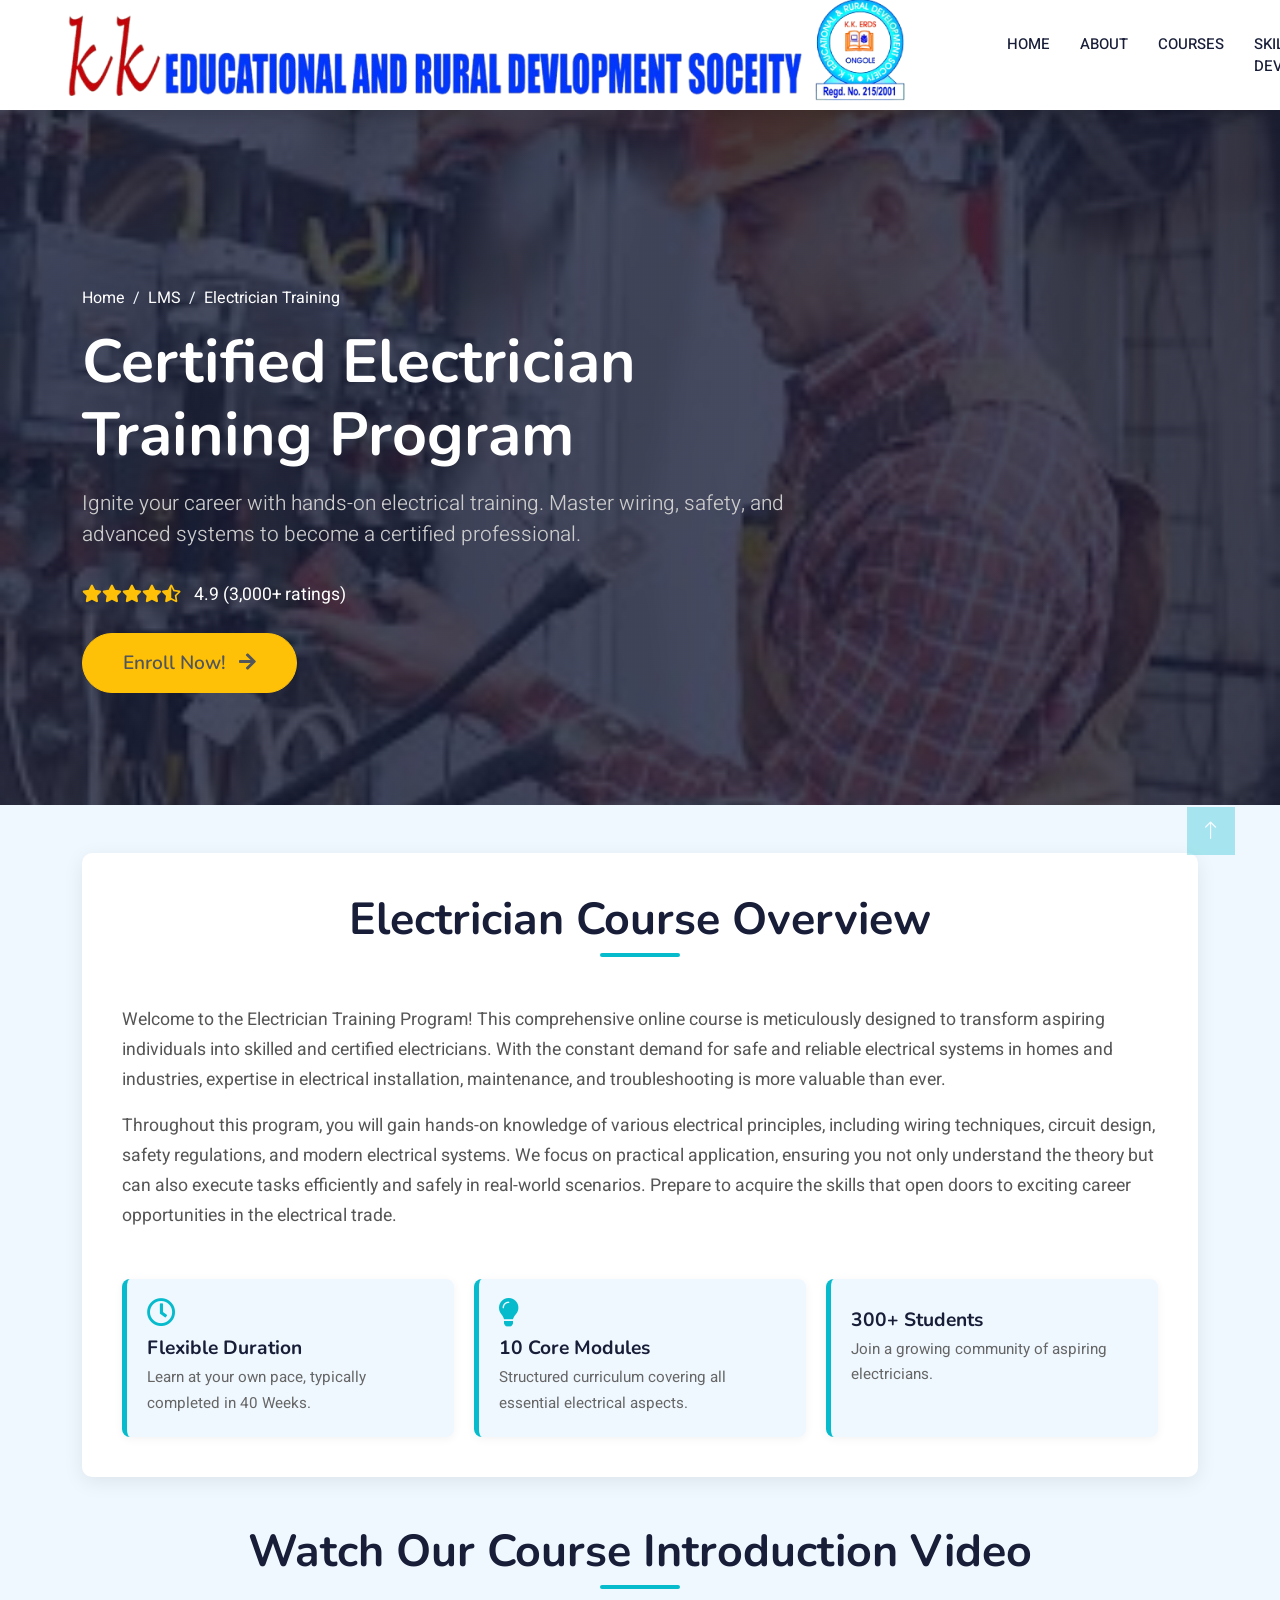
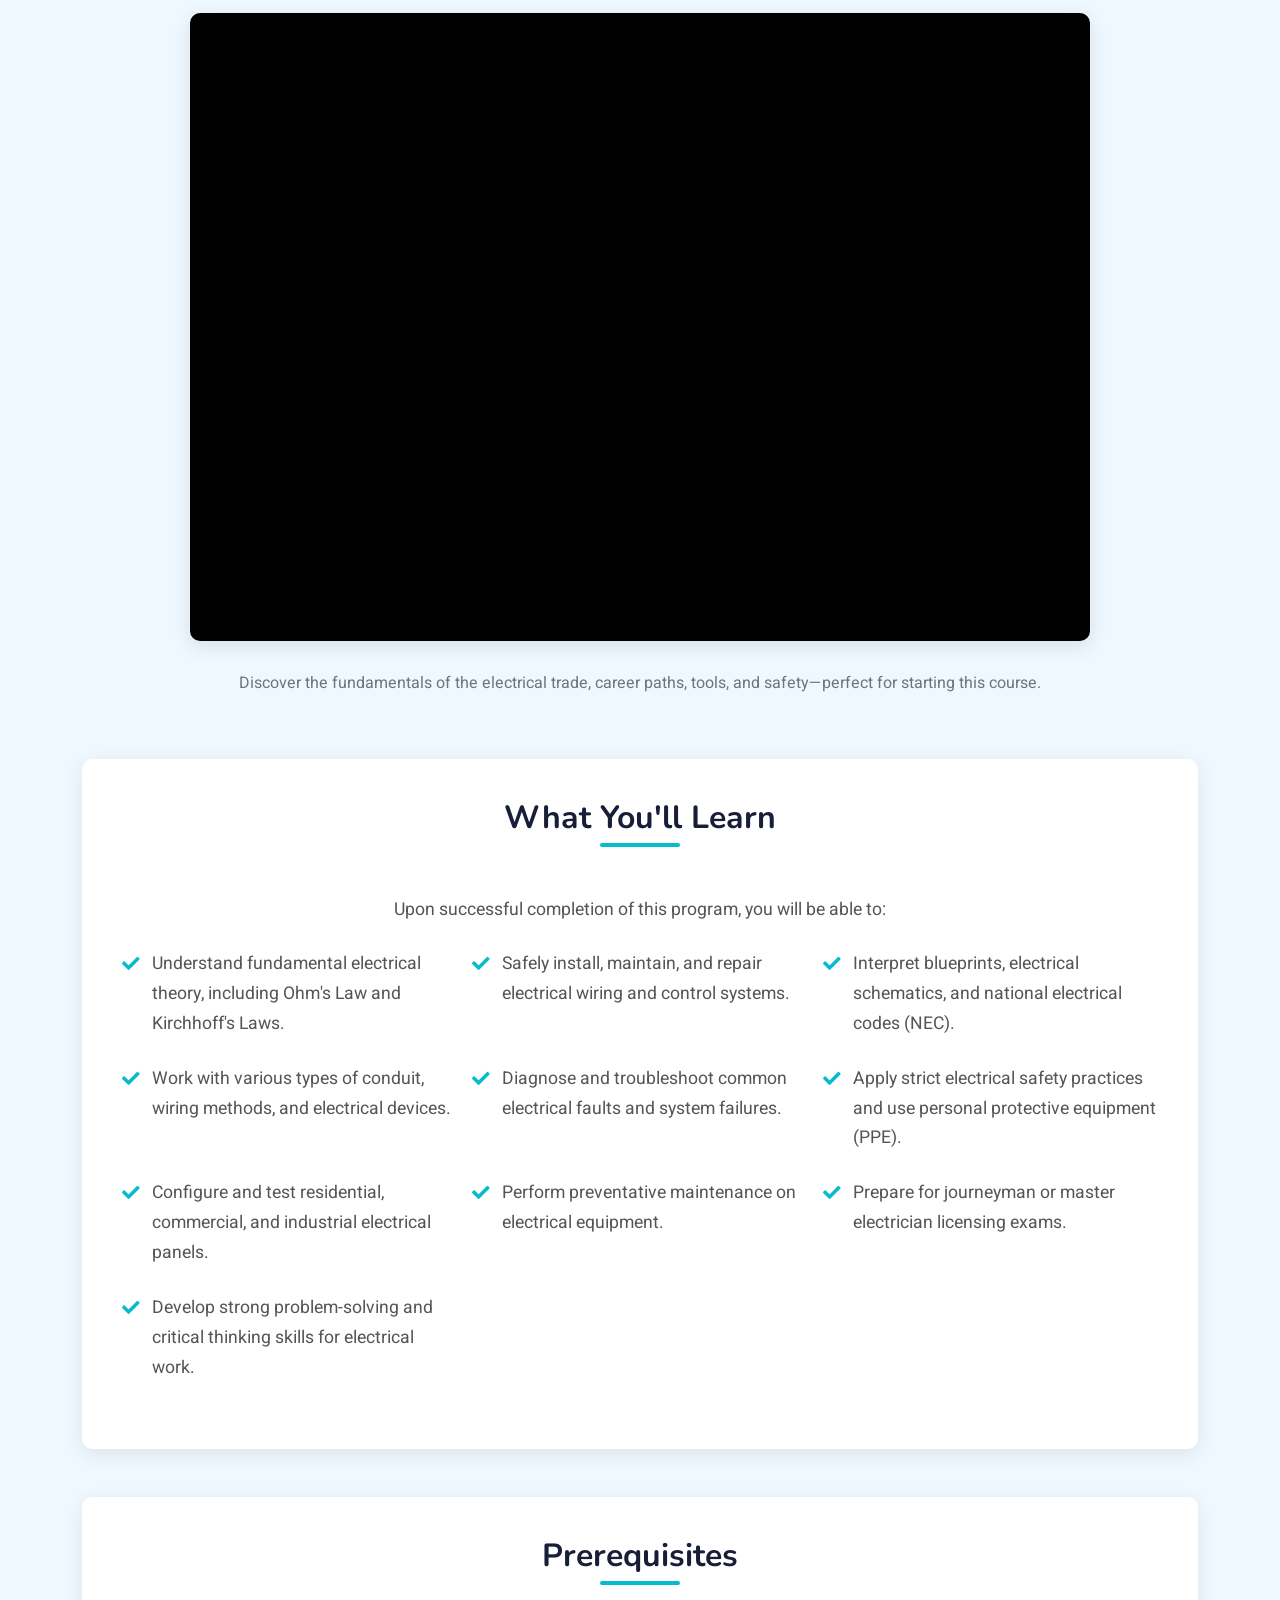
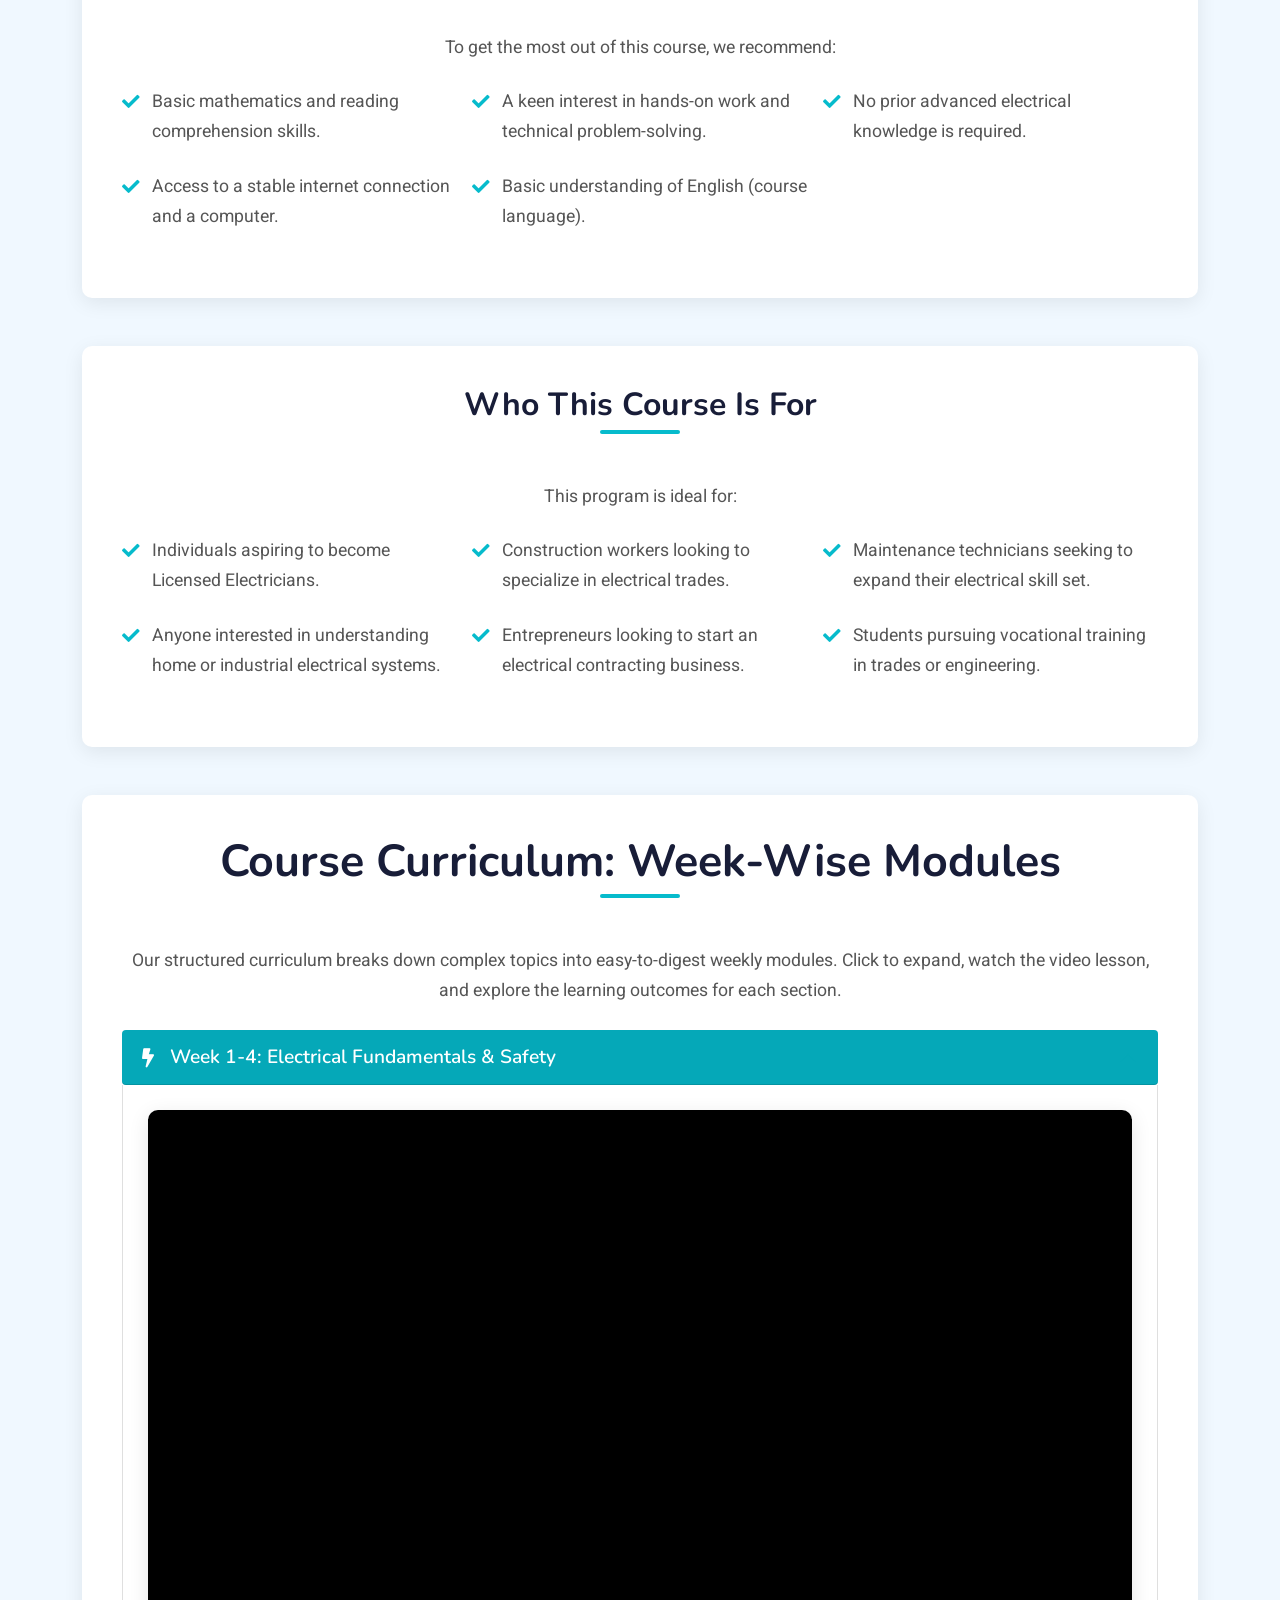
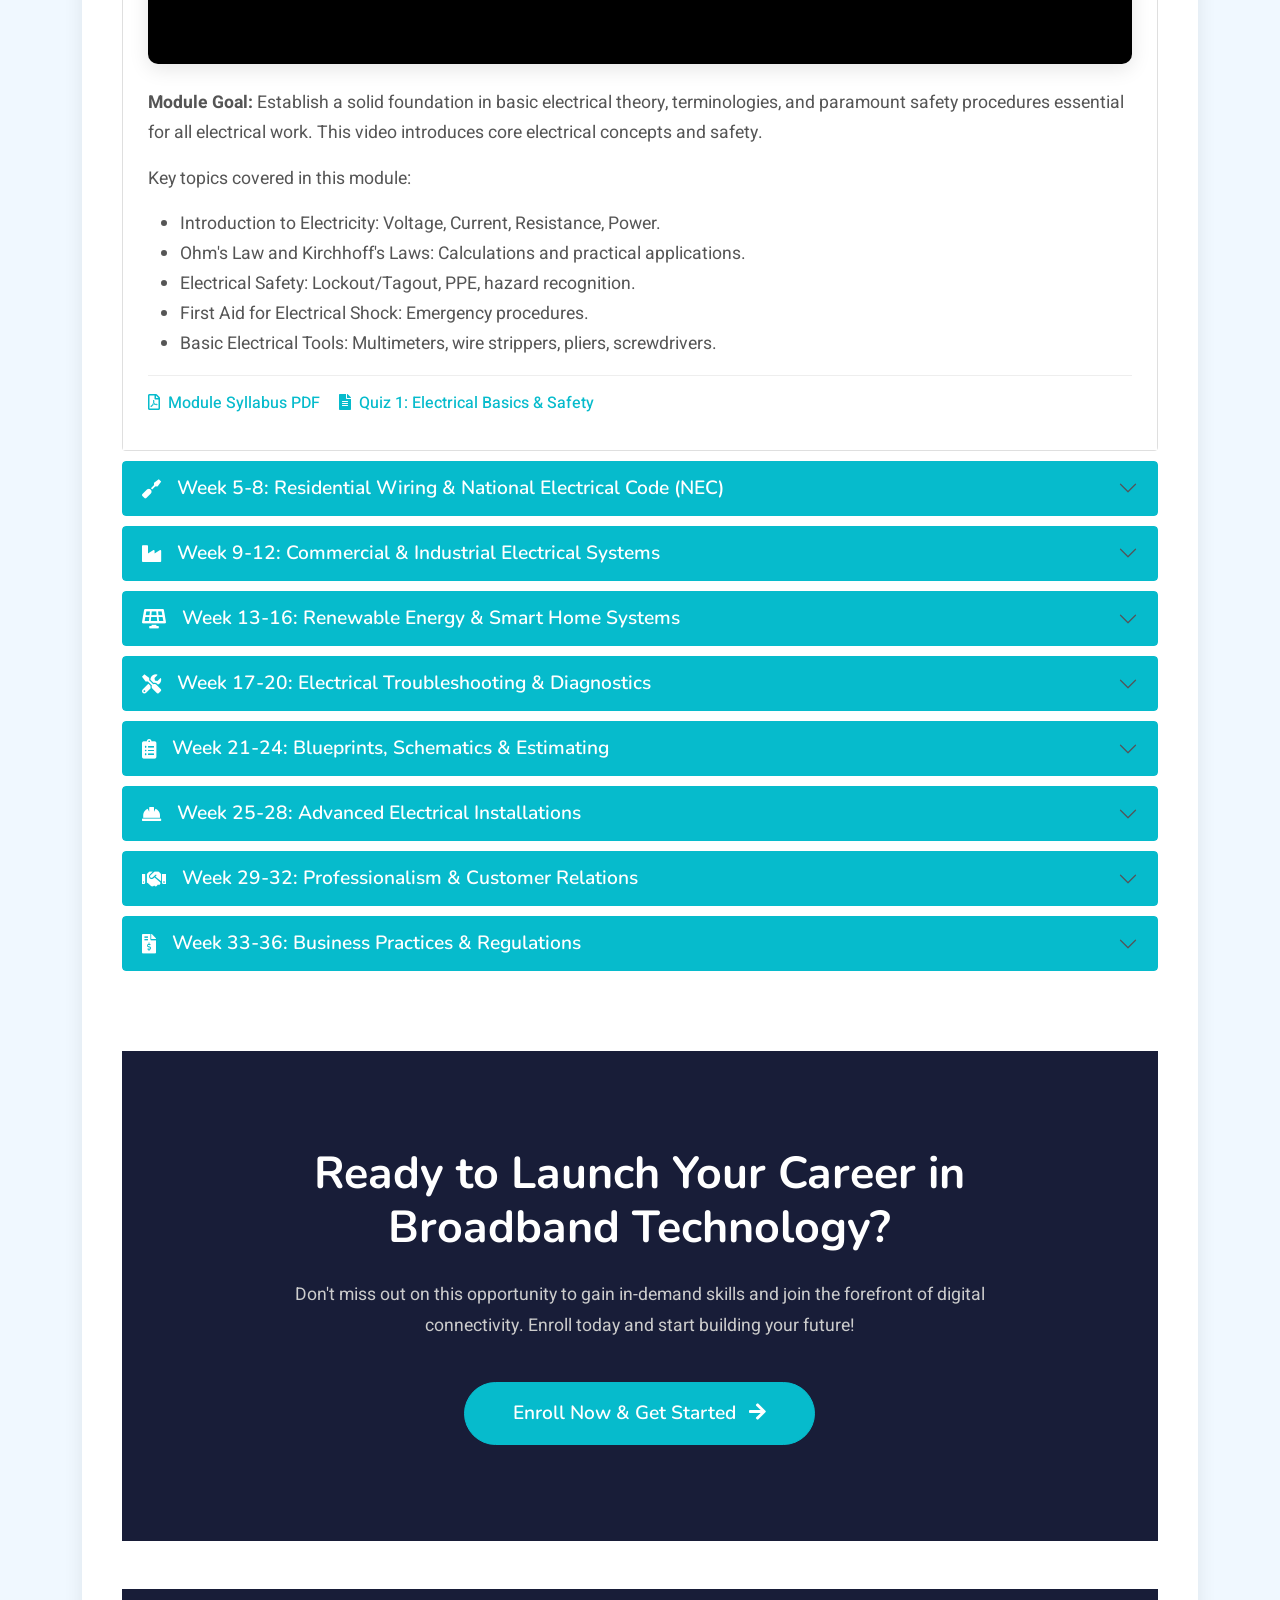
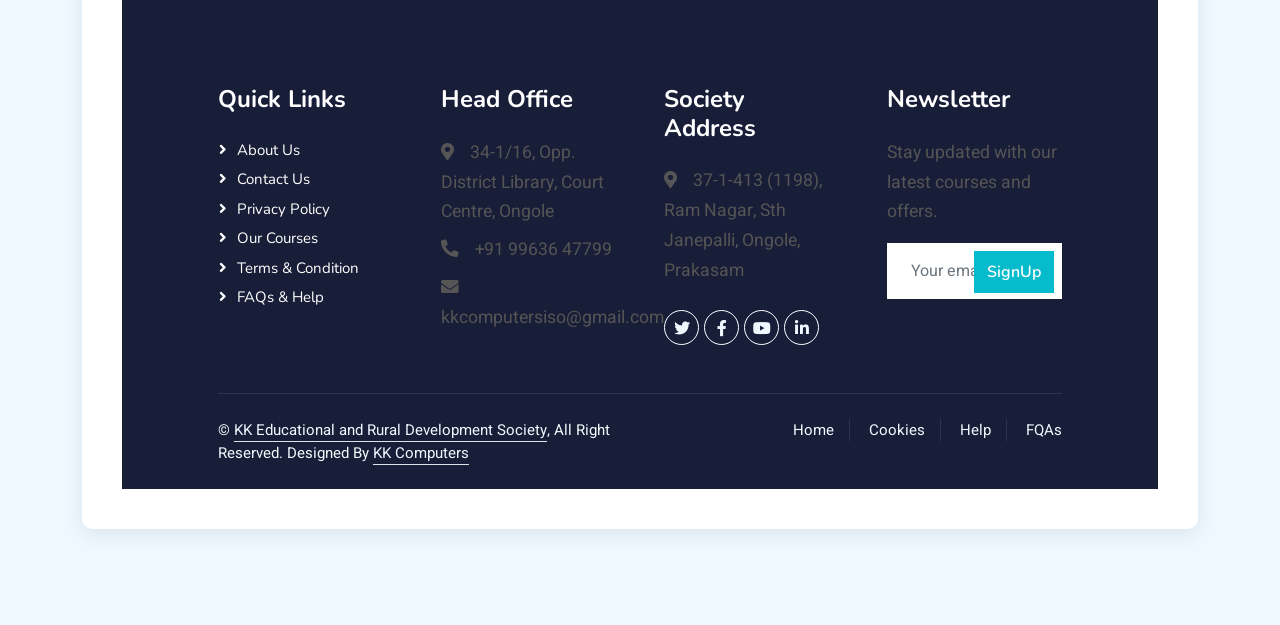
<file: Electrician.html>
<!DOCTYPE html>
<html lang="en">

<head>
    <meta charset="utf-8">
    <title>KK Educational and Rural Development Society - Electrician Training</title>
    <meta content="width=device-width, initial-scale=1.0" name="viewport">
    <meta content="Electrician Training, Electrical Wiring, Safety, NEC, ITI, Skill Development, Certification" name="keywords">
    <meta content="Become a certified electrician with our comprehensive online and practical training. Master wiring, safety codes, troubleshooting, and prepare for licensing exams. Enroll today!" name="description">

    <!-- Favicon -->
    <link href="img/favicon.ico" rel="icon">

    <!-- Google Web Fonts -->
    <link rel="preconnect" href="https://fonts.googleapis.com">
    <link rel="preconnect" href="https://fonts.gstatic.com" crossorigin>
    <link href="https://fonts.googleapis.com/css2?family=Heebo:wght@400;500;600&family=Nunito:wght@600;700;800&display=swap" rel="stylesheet">

    <!-- Icon Font Stylesheet -->
    <link href="https://cdnjs.cloudflare.com/ajax/libs/font-awesome/5.15.4/css/all.min.css" rel="stylesheet">
    <link href="https://cdn.jsdelivr.net/npm/bootstrap-icons@1.7.0/font/bootstrap-icons.css" rel="stylesheet">

    <!-- Libraries Stylesheet -->
    <link href="lib/animate/animate.min.css" rel="stylesheet">
    <link href="lib/owlcarousel/assets/owl.carousel.min.css" rel="stylesheet">

    <!-- Customized Bootstrap Stylesheet -->
    <link href="css/bootstrap.min.css" rel="stylesheet">

    <!-- Template Stylesheet -->
    <link href="css/style.css" rel="stylesheet">

    <!-- === CUSTOM CSS FOR ENHANCEMENTS === -->
    <style>
        /* --- General & Typography Enhancements --- */
        :root {
            --primary: #06BBCC;
            --secondary: #FFC107;
            /* New Accent Color */
            --light: #F0F8FF;
            --dark: #181D38;
        }

        body {
            font-family: 'Heebo', sans-serif;
            background-color: var(--light);
        }

        h1,
        h2,
        h3,
        h4,
        h5,
        h6 {
            font-family: 'Nunito', sans-serif;
            font-weight: 700;
        }

        .btn-primary {
            background-color: var(--primary);
            border-color: var(--primary);
        }

        .btn-primary:hover {
            background-color: #05a8b8;
            border-color: #05a8b8;
        }

        /* --- Navbar & Logo --- */
        .navbar {
            min-height: 110px;
        }

        .logo-img {
            height: 150px;
            width: auto;
            object-fit: contain;
            margin: -5px 0;
        }

        .navbar-light .navbar-nav .nav-link {
            transition: color 0.3s ease;
        }

        .navbar-light .navbar-nav .nav-link:hover,
        .navbar-light .navbar-nav .nav-link.active {
            color: var(--primary);
        }

        /* --- Hero Section - Course Specific --- */
        .course-hero {
            background: linear-gradient(rgba(24, 29, 56, .8), rgba(24, 29, 56, .8)), url('img/Electrician.jpeg') center center no-repeat;
            background-size: cover;
            min-height: 500px;
            display: flex;
            align-items: center;
            color: white;
            position: relative;
            padding: 8rem 0 4rem 0;
        }

        .course-hero h1 {
            font-size: 3.8rem;
            color: white;
            margin-bottom: 1rem;
            line-height: 1.2;
        }

        .course-hero .lead {
            font-size: 1.3rem;
            color: #ccc;
            margin-bottom: 2rem;
            font-weight: 300;
        }

        .course-meta-top {
            font-size: 1.1rem;
            color: #FFC107;
            /* Star Color */
            margin-bottom: 1.5rem;
        }

        .course-meta-top i.fa-star {
            color: var(--secondary);
        }

        .course-meta-top span {
            color: white;
            margin-left: 10px;
        }

        .btn-hero-enroll {
            background-color: var(--secondary);
            border-color: var(--secondary);
            font-size: 1.2rem;
            padding: 15px 40px;
            border-radius: 50px;
            font-weight: 600;
            transition: all 0.3s ease;
        }

        .btn-hero-enroll:hover {
            background-color: #e0ac00;
            border-color: #e0ac00;
            transform: translateY(-2px);
            box-shadow: 0 5px 15px rgba(255, 193, 7, 0.4);
        }

        .course-section-title {
            color: var(--dark);
            font-size: 2.8rem;
            margin-bottom: 2.5rem;
            position: relative;
            padding-bottom: 10px;
        }

        .course-section-title::after {
            content: '';
            position: absolute;
            left: 50%;
            bottom: 0;
            transform: translateX(-50%);
            width: 80px;
            height: 4px;
            background-color: var(--primary);
            border-radius: 50px;
        }

        /* --- General Card/Section Styling --- */
        .content-card {
            background-color: #ffffff;
            padding: 40px;
            border-radius: 10px;
            box-shadow: 0 5px 20px rgba(0, 0, 0, 0.08);
            margin-bottom: 3rem;
        }

        .content-card h3 {
            color: var(--dark);
            margin-bottom: 25px;
            font-size: 2rem;
        }

        .content-card p,
        .content-card ul li {
            font-size: 1.1rem;
            line-height: 1.7;
            color: #555;
        }

        /* --- Info Boxes --- */
        .course-info-boxes {
            display: flex;
            flex-wrap: wrap;
            gap: 20px;
            margin-top: 30px;
            justify-content: center;
        }

        .info-box {
            background-color: var(--light);
            border-left: 5px solid var(--primary);
            padding: 20px;
            border-radius: 8px;
            flex: 1 1 calc(33% - 20px);
            /* Three boxes per row */
            min-width: 250px;
            box-shadow: 0 2px 10px rgba(0, 0, 0, 0.05);
            text-align: left;
        }

        .info-box i {
            color: var(--primary);
            font-size: 1.8rem;
            margin-bottom: 10px;
            display: block;
        }

        .info-box h4 {
            font-size: 1.2rem;
            color: var(--dark);
            margin-bottom: 5px;
        }

        .info-box p {
            font-size: 0.95rem;
            color: #666;
            margin-bottom: 0;
        }

        /* --- What You'll Learn / Prerequisites / Target Audience --- */
        .feature-list {
            list-style: none;
            padding-left: 0;
            display: grid;
            grid-template-columns: repeat(auto-fit, minmax(300px, 1fr));
            gap: 15px;
        }

        .feature-list li {
            position: relative;
            padding-left: 30px;
            margin-bottom: 10px;
            font-size: 1rem;
            color: #333;
        }

        .feature-list li::before {
            content: "\f00c";
            /* Checkmark icon */
            font-family: "Font Awesome 5 Free";
            font-weight: 900;
            color: var(--primary);
            position: absolute;
            left: 0;
            top: 0;
        }

        /* --- Video Embed Styling --- */
        .video-container {
            position: relative;
            padding-bottom: 56.25%;
            /* 16:9 aspect ratio */
            height: 0;
            overflow: hidden;
            max-width: 100%;
            background: #000;
            margin-bottom: 30px;
            border-radius: 10px;
            box-shadow: 0 5px 20px rgba(0, 0, 0, 0.1);
        }

        .video-container iframe {
            position: absolute;
            top: 0;
            left: 0;
            width: 100%;
            height: 100%;
            border: 0;
        }

        .main-course-video {
            margin-top: 3rem;
            margin-bottom: 4rem;
        }

        /* --- Module Accordion --- */
        .module-accordion .accordion-button {
            background-color: var(--primary);
            color: white;
            font-size: 1.2rem;
            font-weight: 600;
            border-radius: 0.25rem;
            padding: 1rem 1.25rem;
            border: none;
        }

        .module-accordion .accordion-button:not(.collapsed) {
            color: white;
            background-color: #05a8b8;
            box-shadow: inset 0 -1px 0 rgba(0, 0, 0, .125);
        }

        .module-accordion .accordion-button:focus {
            box-shadow: none;
            border-color: transparent;
        }

        .module-accordion .accordion-body {
            background-color: #ffffff;
            padding: 25px;
            border: 1px solid rgba(0, 0, 0, .125);
            border-top: none;
        }

        .module-accordion .accordion-item {
            border: none;
            margin-bottom: 10px;
            border-radius: 0.25rem;
            overflow: hidden;
        }

        .module-accordion .module-resources {
            margin-top: 15px;
            border-top: 1px solid #eee;
            padding-top: 15px;
        }

        .module-accordion .module-resources a {
            margin-right: 15px;
            color: var(--primary);
            font-weight: 500;
            transition: color 0.3s ease;
            display: inline-block;
            margin-bottom: 10px;
            text-decoration: none;
        }

        .module-accordion .module-resources a:hover {
            color: var(--dark);
            text-decoration: underline;
        }

        /* --- Instructor Section --- */
        .instructor-section {
            text-align: center;
        }

        .instructor-profile {
            display: flex;
            align-items: center;
            justify-content: center;
            flex-direction: column;
            gap: 20px;
        }

        .instructor-profile img {
            width: 150px;
            height: 150px;
            border-radius: 50%;
            object-fit: cover;
            border: 4px solid var(--primary);
            box-shadow: 0 0 0 5px rgba(6, 187, 204, 0.2);
        }

        .instructor-details h4 {
            margin-bottom: 5px;
            color: var(--primary);
            font-size: 1.8rem;
        }

        .instructor-details p {
            font-size: 1.1rem;
            color: #555;
            max-width: 700px;
            margin: 0 auto;
        }

        .instructor-social a {
            color: var(--dark);
            margin: 0 10px;
            font-size: 1.5rem;
            transition: color 0.3s ease;
            text-decoration: none;
        }

        .instructor-social a:hover {
            color: var(--primary);
        }

        /* --- Testimonials Section --- */
        .testimonial-item {
            background-color: var(--light);
            padding: 30px;
            border-radius: 10px;
            box-shadow: 0 2px 10px rgba(0, 0, 0, 0.05);
            text-align: center;
            height: 100%;
        }

        .testimonial-item img {
            width: 80px;
            height: 80px;
            border-radius: 50%;
            margin-bottom: 15px;
            border: 3px solid var(--primary);
            object-fit: cover;
        }

        .testimonial-item h5 {
            color: var(--dark);
            font-size: 1.2rem;
            margin-bottom: 5px;
        }

        .testimonial-item small {
            color: var(--primary);
            display: block;
            margin-bottom: 15px;
        }

        .testimonial-item p {
            font-size: 1rem;
            color: #666;
            line-height: 1.6;
            font-style: italic;
        }

        /* --- Final CTA Section --- */
        .final-cta {
            background-color: var(--dark);
            color: white;
            padding: 6rem 0;
            text-align: center;
            margin-top: 5rem;
        }

        .final-cta h2 {
            color: white;
            margin-bottom: 1.5rem;
            font-size: 2.8rem;
        }

        .final-cta p {
            font-size: 1.1rem;
            max-width: 800px;
            margin: 0 auto 2.5rem auto;
            line-height: 1.8;
            color: #ccc;
        }

        .final-cta .btn {
            font-size: 1.2rem;
            padding: 12px 40px;
            border-radius: 50px;
            font-weight: 600;
        }

        /* Custom adjustment for WOW.js delays on inner elements */
        .content-card>* {
            animation-duration: 1s;
        }

        @media (max-width: 768px) {
            .course-hero h1 {
                font-size: 2.5rem;
            }

            .course-hero .lead {
                font-size: 1rem;
            }

            .course-section-title {
                font-size: 2rem;
            }

            .info-box {
                flex: 1 1 100%;
            }
        }
    </style>
</head>

<body>
    <!-- Spinner Start -->
    <div id="spinner" class="show bg-white position-fixed translate-middle w-100 vh-100 top-50 start-50 d-flex align-items-center justify-content-center">
        <div class="spinner-border text-primary" style="width: 3rem; height: 3rem;" role="status">
            <span class="sr-only">Loading...</span>
        </div>
    </div>
    <!-- Spinner End -->

    <!-- Navbar Start -->
    <nav class="navbar navbar-expand-lg bg-white navbar-light shadow sticky-top p-0">
        <a href="index.html" class="navbar-brand d-flex align-items-center px-4 px-lg-5">
            <img src="img/2kk.png" alt="KK Educational Society Logo" class="logo-img">
        </a>
        <button type="button" class="navbar-toggler me-4" data-bs-toggle="collapse" data-bs-target="#navbarCollapse">
            <span class="navbar-toggler-icon"></span>
        </button>
        <div class="collapse navbar-collapse" id="navbarCollapse">
            <div class="navbar-nav ms-auto p-4 p-lg-0">
                <a href="index.html" class="nav-item nav-link">Home</a>
                <a href="about.html" class="nav-item nav-link">About</a>
                <a href="courses.html" class="nav-item nav-link">Courses</a>
                <a href="skill.html" class="nav-item nav-link">Skill Development</a>
                <a href="contact.html" class="nav-item nav-link">Contact</a>
            </div>
            <a href="lms.html" class="btn btn-primary py-4 px-lg-5 d-none d-lg-block active">E-Learning<i class="fa fa-arrow-right ms-3"></i></a>
        </div>
    </nav>
    <!-- Navbar End -->

    <!-- Course Hero Section Start -->
    <div class="container-fluid course-hero wow fadeIn" data-wow-delay="0.1s">
        <div class="container py-5">
            <div class="row justify-content-start">
                <div class="col-lg-8 text-md-start text-center">
                    <nav aria-label="breadcrumb" class="mb-3">
                        <ol class="breadcrumb justify-content-md-start justify-content-center mb-0">
                            <li class="breadcrumb-item"><a class="text-white" href="index.html">Home</a></li>
                            <li class="breadcrumb-item"><a class="text-white" href="lms.html">LMS</a></li>
                            <li class="breadcrumb-item text-white active" aria-current="page">Electrician Training</li>
                        </ol>
                    </nav>
                    <h1 class="animated slideInDown">Certified Electrician Training Program</h1>
                    <p class="lead animated slideInUp">Ignite your career with hands-on electrical training. Master wiring, safety, and advanced systems to become a certified professional.</p>
                    <div class="course-meta-top animated slideInUp">
                        <i class="fas fa-star"></i><i class="fas fa-star"></i><i class="fas fa-star"></i><i class="fas fa-star"></i><i class="fas fa-star-half-alt"></i>
                        <span>4.9 (3,000+ ratings)</span>
                    </div>
                    <a href="#course-overview" class="btn btn-hero-enroll animated slideInUp">
                        Enroll Now! <i class="fa fa-arrow-right ms-2"></i></a>
                </div>
            </div>
        </div>
    </div>
    <!-- Course Hero Section End -->
 <!-- Course Content Start -->
<div class="container-xxl py-5">
    <div class="container">
        <div class="row g-5">
            <div class="col-lg-12">
                <!-- Overview Section -->
                <div class="content-card wow fadeInUp" data-wow-delay="0.1s">
                    <h2 class="course-section-title text-center mb-5">Electrician Course Overview</h2>
                    <p>Welcome to the Electrician Training Program! This comprehensive online course is meticulously designed to transform aspiring individuals into skilled and certified electricians. With the constant demand for safe and reliable electrical systems in homes and industries, expertise in electrical installation, maintenance, and troubleshooting is more valuable than ever.</p>
                    <p>Throughout this program, you will gain hands-on knowledge of various electrical principles, including wiring techniques, circuit design, safety regulations, and modern electrical systems. We focus on practical application, ensuring you not only understand the theory but can also execute tasks efficiently and safely in real-world scenarios. Prepare to acquire the skills that open doors to exciting career opportunities in the electrical trade.</p>

                    <div class="course-info-boxes mt-5">
                        <div class="info-box wow fadeInUp" data-wow-delay="0.2s">
                            <i class="far fa-clock"></i>
                            <h4>Flexible Duration</h4>
                            <p>Learn at your own pace, typically completed in 40 Weeks.</p>
                        </div>
                        <div class="info-box wow fadeInUp" data-wow-delay="0.3s">
                            <i class="fa fa-lightbulb"></i>
                            <h4>10 Core Modules</h4>
                            <p>Structured curriculum covering all essential electrical aspects.</p>
                        </div>
                        <div class="info-box wow fadeInUp" data-wow-delay="0.4s">
                            <i class="fa fa-users-class"></i>
                            <h4>300+ Students</h4>
                            <p>Join a growing community of aspiring electricians.</p>
                        </div>
                    </div>
                </div>

                <!-- Main Course Introduction Video -->
<div class="text-center main-course-video wow fadeInUp" data-wow-delay="0.5s">
  <h3 class="course-section-title text-center mb-4">Watch Our Course Introduction Video</h3>
  <div class="video-container mx-auto" style="max-width: 900px;">
    <iframe width="100%" height="500"
      src="https://www.youtube.com/embed/saF8BEZleCI"
      frameborder="0"
      allow="accelerometer; autoplay; clipboard-write; encrypted-media; gyroscope; picture-in-picture"
      allowfullscreen>
    </iframe>
  </div>
  <p class="text-muted mt-3">Discover the fundamentals of the electrical trade, career paths, tools, and safety—perfect for starting this course.</p>
</div>



                <!-- What You'll Learn Section -->
                <div class="content-card wow fadeInUp" data-wow-delay="0.6s">
                    <h3 class="course-section-title text-center mb-5">What You'll Learn</h3>
                    <p class="text-center mb-4">Upon successful completion of this program, you will be able to:</p>
                    <ul class="feature-list">
                        <li>Understand fundamental electrical theory, including Ohm's Law and Kirchhoff's Laws.</li>
                        <li>Safely install, maintain, and repair electrical wiring and control systems.</li>
                        <li>Interpret blueprints, electrical schematics, and national electrical codes (NEC).</li>
                        <li>Work with various types of conduit, wiring methods, and electrical devices.</li>
                        <li>Diagnose and troubleshoot common electrical faults and system failures.</li>
                        <li>Apply strict electrical safety practices and use personal protective equipment (PPE).</li>
                        <li>Configure and test residential, commercial, and industrial electrical panels.</li>
                        <li>Perform preventative maintenance on electrical equipment.</li>
                        <li>Prepare for journeyman or master electrician licensing exams.</li>
                        <li>Develop strong problem-solving and critical thinking skills for electrical work.</li>
                    </ul>
                </div>

                <!-- Prerequisites Section -->
                <div class="content-card wow fadeInUp" data-wow-delay="0.7s">
                    <h3 class="course-section-title text-center mb-5">Prerequisites</h3>
                    <p class="text-center mb-4">To get the most out of this course, we recommend:</p>
                    <ul class="feature-list">
                        <li>Basic mathematics and reading comprehension skills.</li>
                        <li>A keen interest in hands-on work and technical problem-solving.</li>
                        <li>No prior advanced electrical knowledge is required.</li>
                        <li>Access to a stable internet connection and a computer.</li>
                        <li>Basic understanding of English (course language).</li>
                    </ul>
                </div>

                <!-- Who This Course Is For Section -->
                <div class="content-card wow fadeInUp" data-wow-delay="0.8s">
                    <h3 class="course-section-title text-center mb-5">Who This Course Is For</h3>
                    <p class="text-center mb-4">This program is ideal for:</p>
                    <ul class="feature-list">
                        <li>Individuals aspiring to become Licensed Electricians.</li>
                        <li>Construction workers looking to specialize in electrical trades.</li>
                        <li>Maintenance technicians seeking to expand their electrical skill set.</li>
                        <li>Anyone interested in understanding home or industrial electrical systems.</li>
                        <li>Entrepreneurs looking to start an electrical contracting business.</li>
                        <li>Students pursuing vocational training in trades or engineering.</li>
                    </ul>
                </div>

                <!-- Curriculum Section -->
                <div class="content-card wow fadeInUp" data-wow-delay="0.9s">
                    <h2 class="course-section-title text-center mb-5">Course Curriculum: Week-Wise Modules</h2>
                    <p class="text-center mb-4">Our structured curriculum breaks down complex topics into easy-to-digest weekly modules. Click to expand, watch the video lesson, and explore the learning outcomes for each section.</p>
                    <div class="accordion module-accordion" id="electricianAccordion">
                        <!-- Module 1 -->
                        <div class="accordion-item wow fadeInUp" data-wow-delay="1.0s">
                            <h2 class="accordion-header" id="headingOne">
                                <button class="accordion-button" type="button" data-bs-toggle="collapse" data-bs-target="#collapseOne" aria-expanded="true" aria-controls="collapseOne">
                                    <i class="fas fa-bolt me-3"></i> Week 1-4: Electrical Fundamentals & Safety
                                </button>
                            </h2>
                            <div id="collapseOne" class="accordion-collapse collapse show" aria-labelledby="headingOne" data-bs-parent="#electricianAccordion">
                                <div class="accordion-body">
                                    <div class="video-container mb-4">
                                       <iframe width="100%" height="500"
  src="https://www.youtube.com/embed/videoseries?list=PLRNS1x1jcKbGQ5lPyrSUJtxHzvKChrmOj"
  frameborder="0"
  allow="accelerometer; autoplay; clipboard-write; encrypted-media; gyroscope; picture-in-picture"
  allowfullscreen>
</iframe>


                                    </div>

                                    <p><strong>Module Goal:</strong> Establish a solid foundation in basic electrical theory, terminologies, and paramount safety procedures essential for all electrical work. This video introduces core electrical concepts and safety.</p>
                                    <p>Key topics covered in this module:</p>
                                    <ul>
                                        <li>Introduction to Electricity: Voltage, Current, Resistance, Power.</li>
                                        <li>Ohm's Law and Kirchhoff's Laws: Calculations and practical applications.</li>
                                        <li>Electrical Safety: Lockout/Tagout, PPE, hazard recognition.</li>
                                        <li>First Aid for Electrical Shock: Emergency procedures.</li>
                                        <li>Basic Electrical Tools: Multimeters, wire strippers, pliers, screwdrivers.</li>
                                    </ul>

                                    <div class="module-resources mt-3">
                                        <a href="BOOK Elictritions.pdf" target="_blank">
                                            <i class="far fa-file-pdf me-1"></i> Module Syllabus PDF
                                        </a>
                                        <a href="#" class="quiz1-link">
                                            <i class="fas fa-file-alt me-1"></i> Quiz 1: Electrical Basics & Safety
                                        </a>
                                    </div>
                                </div>
                            </div>
                        </div>

                        <!-- Quiz Modal - Retained from previous code, ensure JS is updated if needed -->
                        <div class="modal fade" id="quiz1Modal" tabindex="-1" aria-hidden="true">
                          <div class="modal-dialog modal-lg modal-dialog-scrollable">
                            <div class="modal-content rounded-3">
                              <div class="modal-header">
                                <h5 class="modal-title"><i class="fas fa-clipboard-check me-2"></i>Quiz 1: Electrical Basics & Safety</h5>
                                <button type="button" class="btn-close" data-bs-dismiss="modal"></button>
                              </div>
                              <div class="modal-body">
                                <p class="text-muted mb-3">Answer the 5 questions below. Click <strong>Submit</strong> to see your score and explanations.</p>
                                <div id="quiz1Questions" class="vstack gap-4"></div>
                                <div id="quiz1Result" class="alert d-none mt-4"></div>
                              </div>
                              <div class="modal-footer">
                                <button id="retakeBtn" type="button" class="btn btn-outline-primary d-none">Retake Quiz</button>
                                <button id="submitQuizBtn" type="button" class="btn btn-primary">Submit</button>
                              </div>
                            </div>
                          </div>
                        </div>

                        <!-- Quiz Script - Retained from previous code, ensure QUESTION_BANK is updated below for Electrician content -->
                        <script>
                        (function() {
                          const QUESTION_BANK = [
                            { q:"What is the unit of electrical current?", options:["Volt","Ampere","Ohm","Watt"], answer:1, expl:"Ampere (Amp) is the unit of electrical current."},
                            { q:"Which law states that voltage across a circuit is directly proportional to the current flowing through it, given a constant resistance?", options:["Kirchhoff's Current Law","Faraday's Law","Ohm's Law","Lenz's Law"], answer:2, expl:"Ohm's Law (V=IR) describes this relationship."},
                            { q:"What is the primary purpose of Lockout/Tagout (LOTO) procedures?", options:["To prevent unauthorized access to electrical panels","To ensure equipment is de-energized and cannot be accidentally started","To tag faulty equipment for repair","To identify circuit breakers"], answer:1, expl:"LOTO procedures prevent accidental energization during maintenance."},
                            { q:"Which tool is used to measure voltage, current, and resistance?", options:["Wire Stripper","Pliers","Screwdriver","Multimeter"], answer:3, expl:"A multimeter is a versatile tool for various electrical measurements."},
                            { q:"Before working on any electrical circuit, what is the most important first step?", options:["Gather all your tools","Notify your supervisor","Verify the circuit is de-energized","Wear safety glasses"], answer:2, expl:"Verifying de-energization is the critical first step for electrical safety."},
                            { q:"What does PPE stand for in electrical safety?", options:["Personal Power Equipment","Primary Protection Element","Personal Protective Equipment","Panel Performance Evaluator"], answer:2, expl:"PPE stands for Personal Protective Equipment."},
                            { q:"A circuit with a single path for current flow is called a:", options:["Parallel Circuit","Series Circuit","Combination Circuit","Shunt Circuit"], answer:1, expl:"In a series circuit, components are connected end-to-end, forming a single path."}
                          ];

                          const NUM_QUESTIONS = 5;
                          let currentQuestions = [];

                          function pickRandom(arr,n){return [...arr].sort(()=>Math.random()-0.5).slice(0,n);}
                          function shuffleWithIndex(arr){const m=arr.map((v,i)=>({v,i}));for(let i=m.length-1;i>0;i--){const j=Math.floor(Math.random()*(i+1));[m[i],m[j]]=[m[j],m[i]];}return m;}

                          function renderQuiz(){
                            const c=document.getElementById("quiz1Questions"),res=document.getElementById("quiz1Result");
                            res.classList.add("d-none");res.textContent="";document.getElementById("submitQuizBtn").disabled=false;
                            document.getElementById("retakeBtn").classList.add("d-none");
                            currentQuestions=pickRandom(QUESTION_BANK,NUM_QUESTIONS);c.innerHTML="";
                            currentQuestions.forEach((qObj,idx)=>{
                              const shuffled=shuffleWithIndex(qObj.options), correctNew=shuffled.findIndex(o=>o.i===qObj.answer);
                              const qWrap=document.createElement("div");qWrap.className="p-3 border rounded-3";qWrap.dataset.correct=correctNew;qWrap.dataset.expl=qObj.expl;
                              const qTitle=document.createElement("div");qTitle.className="fw-semibold mb-2";qTitle.textContent=`Q${idx+1}. ${qObj.q}`;qWrap.appendChild(qTitle);
                              const opts=document.createElement("div");opts.className="vstack gap-2";
                              shuffled.forEach((opt,optIdx)=>{const id=`q${idx}_opt${optIdx}`;const label=document.createElement("label");label.setAttribute("for",id);label.className="d-flex align-items-start gap-2";const input=document.createElement("input");input.type="radio";input.name=`q${idx}`;input.id=id;input.value=optIdx;label.appendChild(input);const span=document.createElement("span");span.textContent=opt.v;label.appendChild(span);opts.appendChild(label);});
                              const expl=document.createElement("div");expl.className="mt-2 small text-muted d-none";expl.id=`expl_${idx}`;expl.textContent=`Explanation: ${qObj.expl}`;qWrap.appendChild(opts);qWrap.appendChild(expl);c.appendChild(qWrap);
                            });
                          }

                          function gradeQuiz(){
                            const blocks=[...document.getElementById("quiz1Questions").children];let score=0,answeredAll=true;
                            blocks.forEach((b,idx)=>{const correct=Number(b.dataset.correct),radios=b.querySelectorAll(`input[name="q${idx}"]`);let chosen=-1;
                              radios.forEach((r,i)=>{if(r.checked)chosen=i;r.disabled=true;});
                              if(chosen===-1)answeredAll=false;
                              const labels=b.querySelectorAll("label");labels.forEach((lbl,i)=>{lbl.classList.remove("border","border-success","border-danger","rounded","px-2");
                                if(i===correct)lbl.classList.add("border","border-success","rounded","px-2");
                                if(chosen!==-1 && i===chosen && chosen!==correct)lbl.classList.add("border","border-danger","rounded","px-2");});
                              b.querySelector(`#expl_${idx}`).classList.remove("d-none");if(chosen===correct)score++;});
                            const res=document.getElementById("quiz1Result");res.classList.remove("d-none");const pct=Math.round((score/blocks.length)*100),pass=pct>=60;
                            res.className=`alert mt-4 ${pass?"alert-success":"alert-danger"}`;res.innerHTML=`<strong>Score:</strong> ${score}/${blocks.length} (${pct}%). ${pass?"Great job! ✅":"Keep practicing! ❗"}`;
                            document.getElementById("submitQuizBtn").disabled=true;document.getElementById("retakeBtn").classList.remove("d-none");
                          }

                          document.addEventListener("DOMContentLoaded",function(){
                            document.querySelector("a.quiz1-link").addEventListener("click",function(e){e.preventDefault();renderQuiz();new bootstrap.Modal(document.getElementById("quiz1Modal")).show();});
                            document.getElementById("submitQuizBtn").addEventListener("click",gradeQuiz);
                            document.getElementById("retakeBtn").addEventListener("click",renderQuiz);
                          });
                        })();
                        </script>


                        <!-- Module 2 -->
                        <div class="accordion-item wow fadeInUp" data-wow-delay="1.1s">
                            <h2 class="accordion-header" id="headingTwo">
                                <button class="accordion-button collapsed" type="button" data-bs-toggle="collapse" data-bs-target="#collapseTwo" aria-expanded="false" aria-controls="collapseTwo">
                                    <i class="fas fa-screwdriver me-3"></i> Week 5-8: Residential Wiring & National Electrical Code (NEC)
                                </button>
                            </h2>
                            <div id="collapseTwo" class="accordion-collapse collapse" aria-labelledby="headingTwo" data-bs-parent="#electricianAccordion">
                                <div class="accordion-body">
                                    <div class="video-container mb-4">
<iframe width="100%" height="500"
  src="https://www.youtube.com/embed/bsdt310LESw"
  frameborder="0"
  allow="accelerometer; autoplay; clipboard-write; encrypted-media; gyroscope; picture-in-picture"
  allowfullscreen>
</iframe>
                                    </div>
                                    <p><strong>Module Goal:</strong> Gain practical skills in residential electrical wiring, understanding common circuits, and applying the National Electrical Code (NEC) standards. This video demonstrates residential wiring techniques and code compliance.</p>
                                    <p>Key topics covered in this module:</p>
                                    <ul>
                                        <li>Introduction to the NEC: General requirements, definitions, and application.</li>
                                        <li>Circuit Design: Branch circuits, dedicated circuits, load calculations.</li>
                                        <li>Wiring Methods: Romex, conduit bending (EMT), junction boxes.</li>
                                        <li>Device Installation: Switches, receptacles, light fixtures, GFCI/AFCI.</li>
                                        <li>Service Entrances & Panel Boards: Main disconnects, breaker installation.</li>
                                    </ul>
                                    <div class="module-resources mt-3">
                                        <a href="BOOK Elictritions.pdf" target="_blank"><i class="far fa-file-pdf me-1"></i> Module Syllabus PDF</a>
                                        <a href="#" target="_blank"><i class="fas fa-file-alt me-1"></i> Lab Exercise: Wiring a 3-Way Switch</a>
                                    </div>
                                </div>
                            </div>
                        </div>

                        <!-- Module 3 -->
                        <div class="accordion-item wow fadeInUp" data-wow-delay="1.2s">
                            <h2 class="accordion-header" id="headingThree">
                                <button class="accordion-button collapsed" type="button" data-bs-toggle="collapse" data-bs-target="#collapseThree" aria-expanded="false" aria-controls="collapseThree">
                                    <i class="fas fa-industry me-3"></i> Week 9-12: Commercial & Industrial Electrical Systems
                                </button>
                            </h2>
                            <div id="collapseThree" class="accordion-collapse collapse" aria-labelledby="headingThree" data-bs-parent="#electricianAccordion">
                                <div class="accordion-body">
                                    <div class="video-container mb-4">
<iframe width="100%" height="500"
  src="https://www.youtube.com/embed/QRZlLWqOC4k"
  frameborder="0"
  allow="accelerometer; autoplay; clipboard-write; encrypted-media; gyroscope; picture-in-picture"
  allowfullscreen>
</iframe>
                                    </div>
                                    <p><strong>Module Goal:</strong> Understand the unique requirements and complexities of electrical systems in commercial buildings and industrial environments. Watch this video for an in-depth look at commercial and industrial electrical work.</p>
                                    <p>Key topics covered in this module:</p>
                                    <ul>
                                        <li>Three-Phase Power: Principles and applications.</li>
                                        <li>Commercial Wiring: Larger conduits, busways, panelboards.</li>
                                        <li>Motor Control Circuits: Starters, overloads, control wiring.</li>
                                        <li>Transformers: Types, connections, and applications.</li>
                                        <li>Hazardous Locations: Classifications and wiring methods.</li>
                                    </ul>
                                    <div class="module-resources mt-3">
                                        <a href="BOOK Elictritions.pdf" target="_blank"><i class="far fa-file-pdf me-1"></i> Module Syllabus PDF</a>
                                        <a href="#" target="_blank"><i class="fas fa-microscope me-1"></i> Practical: Motor Starter Wiring</a>
                                    </div>
                                </div>
                            </div>
                        </div>

                        <!-- Module 4 -->
                        <div class="accordion-item wow fadeInUp" data-wow-delay="1.3s">
                            <h2 class="accordion-header" id="headingFour">
                                <button class="accordion-button collapsed" type="button" data-bs-toggle="collapse" data-bs-target="#collapseFour" aria-expanded="false" aria-controls="collapseFour">
                                    <i class="fas fa-solar-panel me-3"></i> Week 13-16: Renewable Energy & Smart Home Systems
                                </button>
                            </h2>
                            <div id="collapseFour" class="accordion-collapse collapse" aria-labelledby="headingFour" data-bs-parent="#electricianAccordion">
                                <div class="accordion-body">
                                    <div class="video-container mb-4">
                                      <iframe width="100%" height="500"
  src="https://www.youtube.com/embed/wIvUiF1gdEE"
  frameborder="0"
  allow="accelerometer; autoplay; clipboard-write; encrypted-media; gyroscope; picture-in-picture"
  allowfullscreen>
</iframe>


                                    </div>
                                    <p><strong>Module Goal:</strong> Explore the growing fields of solar power, energy storage, and smart home automation as they relate to electrical installations. This video covers modern energy and home automation.</p>
                                    <p>Key topics covered in this module:</p>
                                    <ul>
                                        <li>Solar Photovoltaic (PV) Systems: Components, installation, grid-tie.</li>
                                        <li>Battery Storage Systems: Principles and integration.</li>
                                        <li>Electric Vehicle (EV) Charging Stations: Installation requirements.</li>
                                        <li>Smart Home Technology: Lighting control, thermostats, security systems.</li>
                                        <li>Energy Efficiency in Electrical Systems: Audits and upgrades.</li>
                                    </ul>
                                    <div class="module-resources mt-3">
                                        <a href="BOOK Elictritions.pdf" target="_blank"><i class="far fa-file-pdf me-1"></i> Module Syllabus PDF</a>
                                        <a href="#" target="_blank"><i class="fas fa-chart-bar me-1"></i> Case Study: Residential Solar Installation</a>
                                    </div>
                                </div>
                            </div>
                        </div>

                        <!-- Module 5 -->
                        <div class="accordion-item wow fadeInUp" data-wow-delay="1.4s">
                            <h2 class="accordion-header" id="headingFive">
                                <button class="accordion-button collapsed" type="button" data-bs-toggle="collapse" data-bs-target="#collapseFive" aria-expanded="false" aria-controls="collapseFive">
                                    <i class="fas fa-tools me-3"></i> Week 17-20: Electrical Troubleshooting & Diagnostics
                                </button>
                            </h2>
                            <div id="collapseFive" class="accordion-collapse collapse" aria-labelledby="headingFive" data-bs-parent="#electricianAccordion">
                                <div class="accordion-body">
                                    <div class="video-container mb-4">
                                       <iframe width="100%" height="500"
  src="https://www.youtube.com/embed/nYuVSG89vg0"
  frameborder="0"
  allow="accelerometer; autoplay; clipboard-write; encrypted-media; gyroscope; picture-in-picture"
  allowfullscreen>
</iframe>

                                    </div>
                                    <p><strong>Module Goal:</strong> Master systematic approaches to diagnose and resolve common and complex electrical faults efficiently and safely. This video guides you through expert troubleshooting techniques.</p>
                                    <p>Key topics covered in this module:</p>
                                    <ul>
                                        <li>Troubleshooting Methodology: Step-by-step problem diagnosis.</li>
                                        <li>Using Diagnostic Equipment: Multimeters, clamp meters, circuit tracers.</li>
                                        <li>Identifying Faults: Short circuits, open circuits, ground faults.</li>
                                        <li>Motor & Control Troubleshooting: Common issues and fixes.</li>
                                        <li>Advanced Panel Diagnostics: Voltage drop, imbalance, overheating.</li>
                                    </ul>
                                    <div class="module-resources mt-3">
                                        <a href="BOOK Elictritions.pdf" target="_blank"><i class="far fa-file-pdf me-1"></i> Module Syllabus PDF</a>
                                        <a href="#" target="_blank"><i class="fas fa-desktop me-1"></i> Virtual Lab: Circuit Fault Diagnosis</a>
                                    </div>
                                </div>
                            </div>
                        </div>

                        <!-- Module 6 -->
                        <div class="accordion-item wow fadeInUp" data-wow-delay="1.5s">
                            <h2 class="accordion-header" id="headingSix">
                                <button class="accordion-button collapsed" type="button" data-bs-toggle="collapse" data-bs-target="#collapseSix" aria-expanded="false" aria-controls="collapseSix">
                                    <i class="fas fa-clipboard-list me-3"></i> Week 21-24: Blueprints, Schematics & Estimating
                                </button>
                            </h2>
                            <div id="collapseSix" class="accordion-collapse collapse" aria-labelledby="headingSix" data-bs-parent="#electricianAccordion">
                                <div class="accordion-body">
                                    <div class="video-container mb-4">
                                     <iframe width="100%" height="500"
  src="https://www.youtube.com/embed/ODbWYYGo_d0"
  frameborder="0"
  allow="accelerometer; autoplay; clipboard-write; encrypted-media; gyroscope; picture-in-picture"
  allowfullscreen>
</iframe>


                                    </div>
                                    <p><strong>Module Goal:</strong> Learn to read and interpret electrical blueprints and schematics, and develop skills in accurately estimating project costs and materials. This video covers reading electrical plans and basic estimating.</p>
                                    <p>Key topics covered in this module:</p>
                                    <ul>
                                        <li>Reading Electrical Blueprints: Symbols, legends, scales.</li>
                                        <li>Interpreting Schematics: Control circuits, power distribution.</li>
                                        <li>Material Take-Offs: Calculating quantities of wire, conduit, devices.</li>
                                        <li>Labor Cost Estimation: Factors affecting project pricing.</li>
                                        <li>Project Planning & Scheduling: Basic project management.</li>
                                    </ul>
                                    <div class="module-resources mt-3">
                                        <a href="BOOK Elictritions.pdf" target="_blank"><i class="far fa-file-pdf me-1"></i> Module Syllabus PDF</a>
                                        <a href="#" target="_blank"><i class="fas fa-calculator me-1"></i> Estimating Worksheet Template</a>
                                    </div>
                                </div>
                            </div>
                        </div>

                        <!-- Module 7 -->
                        <div class="accordion-item wow fadeInUp" data-wow-delay="1.6s">
                            <h2 class="accordion-header" id="headingSeven">
                                <button class="accordion-button collapsed" type="button" data-bs-toggle="collapse" data-bs-target="#collapseSeven" aria-expanded="false" aria-controls="collapseSeven">
                                    <i class="fas fa-hard-hat me-3"></i> Week 25-28: Advanced Electrical Installations
                                </button>
                            </h2>
                            <div id="collapseSeven" class="accordion-collapse collapse" aria-labelledby="headingSeven" data-bs-parent="#electricianAccordion">
                                <div class="accordion-body">
                                    <div class="video-container mb-4">
                                        <iframe width="100%" height="500"
  src="https://www.youtube.com/embed/qM6VjTPTzVU"
  frameborder="0"
  allow="accelerometer; autoplay; clipboard-write; encrypted-media; gyroscope; picture-in-picture"
  allowfullscreen>
</iframe>

                                    </div>
                                    <p><strong>Module Goal:</strong> Explore advanced installation techniques for specialized electrical systems, including emergency power and grounding. This video offers expert strategies for complex installations.</p>
                                    <p>Key topics covered in this module:</p>
                                    <ul>
                                        <li>Generator & Transfer Switch Installation: Standby power systems.</li>
                                        <li>Grounding & Bonding: Principles and NEC requirements.</li>
                                        <li>Fire Alarm Systems: Basic installation and testing.</li>
                                        <li>Data & Communications Cabling: Low-voltage wiring.</li>
                                        <li>Specialty Lighting: LED, emergency lighting, controls.</li>
                                    </ul>
                                    <div class="module-resources mt-3">
                                        <a href="BOOK Elictritions.pdf" target="_blank"><i class="far fa-file-pdf me-1"></i> Module Syllabus PDF</a>
                                        <a href="#" target="_blank"><i class="fas fa-clipboard-list me-1"></i> Grounding & Bonding Checklist</a>
                                    </div>
                                </div>
                            </div>
                        </div>

                        <!-- Module 8 -->
                        <div class="accordion-item wow fadeInUp" data-wow-delay="1.7s">
                            <h2 class="accordion-header" id="headingEight">
                                <button class="accordion-button collapsed" type="button" data-bs-toggle="collapse" data-bs-target="#collapseEight" aria-expanded="false" aria-controls="collapseEight">
                                    <i class="fas fa-handshake me-3"></i> Week 29-32: Professionalism & Customer Relations
                                </button>
                            </h2>
                            <div id="collapseEight" class="accordion-collapse collapse" aria-labelledby="headingEight" data-bs-parent="#electricianAccordion">
                                <div class="accordion-body">
                                    <div class="video-container mb-4">
<iframe width="100%" height="500"
  src="https://www.youtube.com/embed/KwoKmPAnSl8"
  frameborder="0"
  allow="accelerometer; autoplay; clipboard-write; encrypted-media; gyroscope; picture-in-picture"
  allowfullscreen>
</iframe>

                                    </div>
                                    <p><strong>Module Goal:</strong> Develop essential soft skills for effective customer interaction, work order management, and professional conduct in the electrical trade. This video focuses on excelling in customer interactions and field ethics.</p>
                                    <p>Key topics covered in this module:</p>
                                    <ul>
                                        <li>Effective Communication: Active listening, clear explanations, setting expectations.</li>
                                        <li>Professional Demeanor: Punctuality, appearance, site etiquette.</li>
                                        <li>Work Order Management: Documentation, invoicing, client follow-up.</li>
                                        <li>Ethical Practices: Integrity, transparency, avoiding conflicts of interest.</li>
                                        <li>Time Management: Prioritizing tasks and optimizing efficiency.</li>
                                    </ul>
                                    <div class="module-resources mt-3">
                                        <a href="BOOK Elictritions.pdf" target="_blank"><i class="far fa-file-pdf me-1"></i> Module Syllabus PDF</a>
                                        <a href="#" target="_blank"><i class="fas fa-user-tie me-1"></i> Role-Playing Scenarios: Customer Service</a>
                                    </div>
                                </div>
                            </div>
                        </div>

                        <!-- Module 9 -->
                        <div class="accordion-item wow fadeInUp" data-wow-delay="1.8s">
                            <h2 class="accordion-header" id="headingNine">
                                <button class="accordion-button collapsed" type="button" data-bs-toggle="collapse" data-bs-target="#collapseNine" aria-expanded="false" aria-controls="collapseNine">
                                    <i class="fas fa-file-invoice-dollar me-3"></i> Week 33-36: Business Practices & Regulations
                                </button>
                            </h2>
                            <div id="collapseNine" class="accordion-collapse collapse" aria-labelledby="headingNine" data-bs-parent="#electricianAccordion">
                                <div class="accordion-body">
                                    <div class="video-container mb-4">
                                      <iframe width="100%" height="500"
  src="https://www.youtube.com/embed/LXFPeUl6k3w"
  frameborder="0"
  allow="accelerometer; autoplay; clipboard-write; encrypted-media; gyroscope; picture-in-picture"
  allowfullscreen>
</iframe>


                                    </div>
                                    <p><strong>Module Goal:</strong> Gain an understanding of basic business principles, legal regulations, and administrative tasks relevant to operating as an independent electrician or contractor. This video covers business essentials for electricians.</p>
                                    <p>Key topics covered in this module:</p>
                                    <ul>
                                        <li>Business Structures: Sole proprietorship, LLC, corporation.</li>
                                        <li>Licensing & Permits: Obtaining necessary qualifications.</li>
                                        <li>Insurance Requirements: Liability, workers' compensation.</li>
                                        <li>Contract Basics: Bidding, agreements, change orders.</li>
                                        <li>Marketing & Networking for electrical services.</li>
                                    </ul>
                                    <div class="module-resources mt-3">
                                        <a href="BOOK Elictritions.pdf" target="_blank"><i class="far fa-file-pdf me-1"></i> Module Syllabus PDF</a>
                                        <a href="#" target="_blank"><i class="fas fa-chart-line me-1"></i> Business Plan Template</a>
                                    </div>
                                </div>
                            </div>
                        </div>

                        <!-- Module 10 -->

    <!-- Course Content End -->

    <!-- Final Call to Action Section Start -->
    <div class="container-fluid final-cta wow fadeIn" data-wow-delay="0.1s">
        <div class="container">
            <div class="row justify-content-center">
                <div class="col-lg-10">
                    <h2>Ready to Launch Your Career in Broadband Technology?</h2>
                    <p>Don't miss out on this opportunity to gain in-demand skills and join the forefront of digital connectivity. Enroll today and start building your future!</p>
                    <a href="contact.html" class="btn btn-primary py-3 px-5">Enroll Now & Get Started <i class="fa fa-arrow-right ms-2"></i></a>
                </div>
            </div>
        </div>
    </div>
    <!-- Final Call to Action Section End -->

    <!-- Footer Start -->
    <div class="container-fluid bg-dark text-light footer pt-5 mt-5 wow fadeIn" data-wow-delay="0.1s">
        <div class="container py-5">
            <div class="row g-5">
                <div class="col-lg-3 col-md-6">
                    <h4 class="text-white mb-4">Quick Links</h4>
                    <a class="btn btn-link" href="about.html">About Us</a>
                    <a class="btn btn-link" href="contact.html">Contact Us</a>
                    <a class="btn btn-link" href="privacy-policy.html">Privacy Policy</a>
                    <a class="btn btn-link" href="courses.html">Our Courses</a>
                    <a class="btn btn-link" href="">Terms & Condition</a>
                    <a class="btn btn-link" href="">FAQs & Help</a>
                </div>
                <div class="col-lg-3 col-md-6">
                    <h4 class="text-white mb-4">Head Office</h4>
                    <p class="mb-2"><i class="fa fa-map-marker-alt me-3"></i>34-1/16, Opp. District Library, Court Centre, Ongole</p>
                    <p class="mb-2"><i class="fa fa-phone-alt me-3"></i>+91 99636 47799</p>
                    <p class="mb-2"><i class="fa fa-envelope me-3"></i>kkcomputersiso@gmail.com</p>
                </div>
                <div class="col-lg-3 col-md-6">
                    <h4 class="text-white mb-4">Society Address</h4>
                    <p class="mb-2"><i class="fa fa-map-marker-alt me-3"></i>37-1-413 (1198), Ram Nagar, Sth Janepalli, Ongole, Prakasam</p>
                     <div class="d-flex pt-2 mt-3">
                        <a class="btn btn-outline-light btn-social" href="#"><i class="fab fa-twitter"></i></a>
                        <a class="btn btn-outline-light btn-social" href="#"><i class="fab fa-facebook-f"></i></a>
                        <a class="btn btn-outline-light btn-social" href="#"><i class="fab fa-youtube"></i></a>
                        <a class="btn btn-outline-light btn-social" href="#"><i class="fab fa-linkedin-in"></i></a>
                    </div>
                </div>
                <div class="col-lg-3 col-md-6">
                    <h4 class="text-white mb-4">Newsletter</h4>
                    <p>Stay updated with our latest courses and offers.</p>
                    <div class="position-relative mx-auto" style="max-width: 400px;">
                        <input class="form-control border-0 w-100 py-3 ps-4 pe-5" type="text" placeholder="Your email">
                        <button type="button" class="btn btn-primary py-2 position-absolute top-0 end-0 mt-2 me-2">SignUp</button>
                    </div>
                </div>
            </div>
        </div>
        <div class="container">
            <div class="copyright">
                <div class="row">
                    <div class="col-md-6 text-center text-md-start mb-3 mb-md-0">
                        © <a class="border-bottom" href="#">KK Educational and Rural Development Society</a>, All Right Reserved.
                        Designed By <a class="border-bottom" href="https://kk-computers.in">KK Computers</a>
                    </div>
                    <div class="col-md-6 text-center text-md-end">
                        <div class="footer-menu">
                            <a href="">Home</a>
                            <a href="">Cookies</a>
                            <a href="">Help</a>
                            <a href="">FQAs</a>
                        </div>
                    </div>
                </div>
            </div>
        </div>
    </div>
    <!-- Footer End -->
    <!-- Back to Top -->
    <a href="#" class="btn btn-lg btn-primary btn-lg-square back-to-top"><i class="bi bi-arrow-up"></i></a>

    <!-- JavaScript Libraries -->
    <script src="https://code.jquery.com/jquery-3.4.1.min.js"></script>
    <script src="https://cdn.jsdelivr.net/npm/bootstrap@5.0.0/dist/js/bootstrap.bundle.min.js"></script>
    <script src="lib/wow/wow.min.js"></script>
    <script src="lib/easing/easing.min.js"></script>
    <script src="lib/waypoints/waypoints.min.js"></script>
    <script src="lib/owlcarousel/owl.carousel.min.js"></script>

    <!-- Template Javascript -->
    <script src="js/main.js"></script>

</body>

</html>
</file>
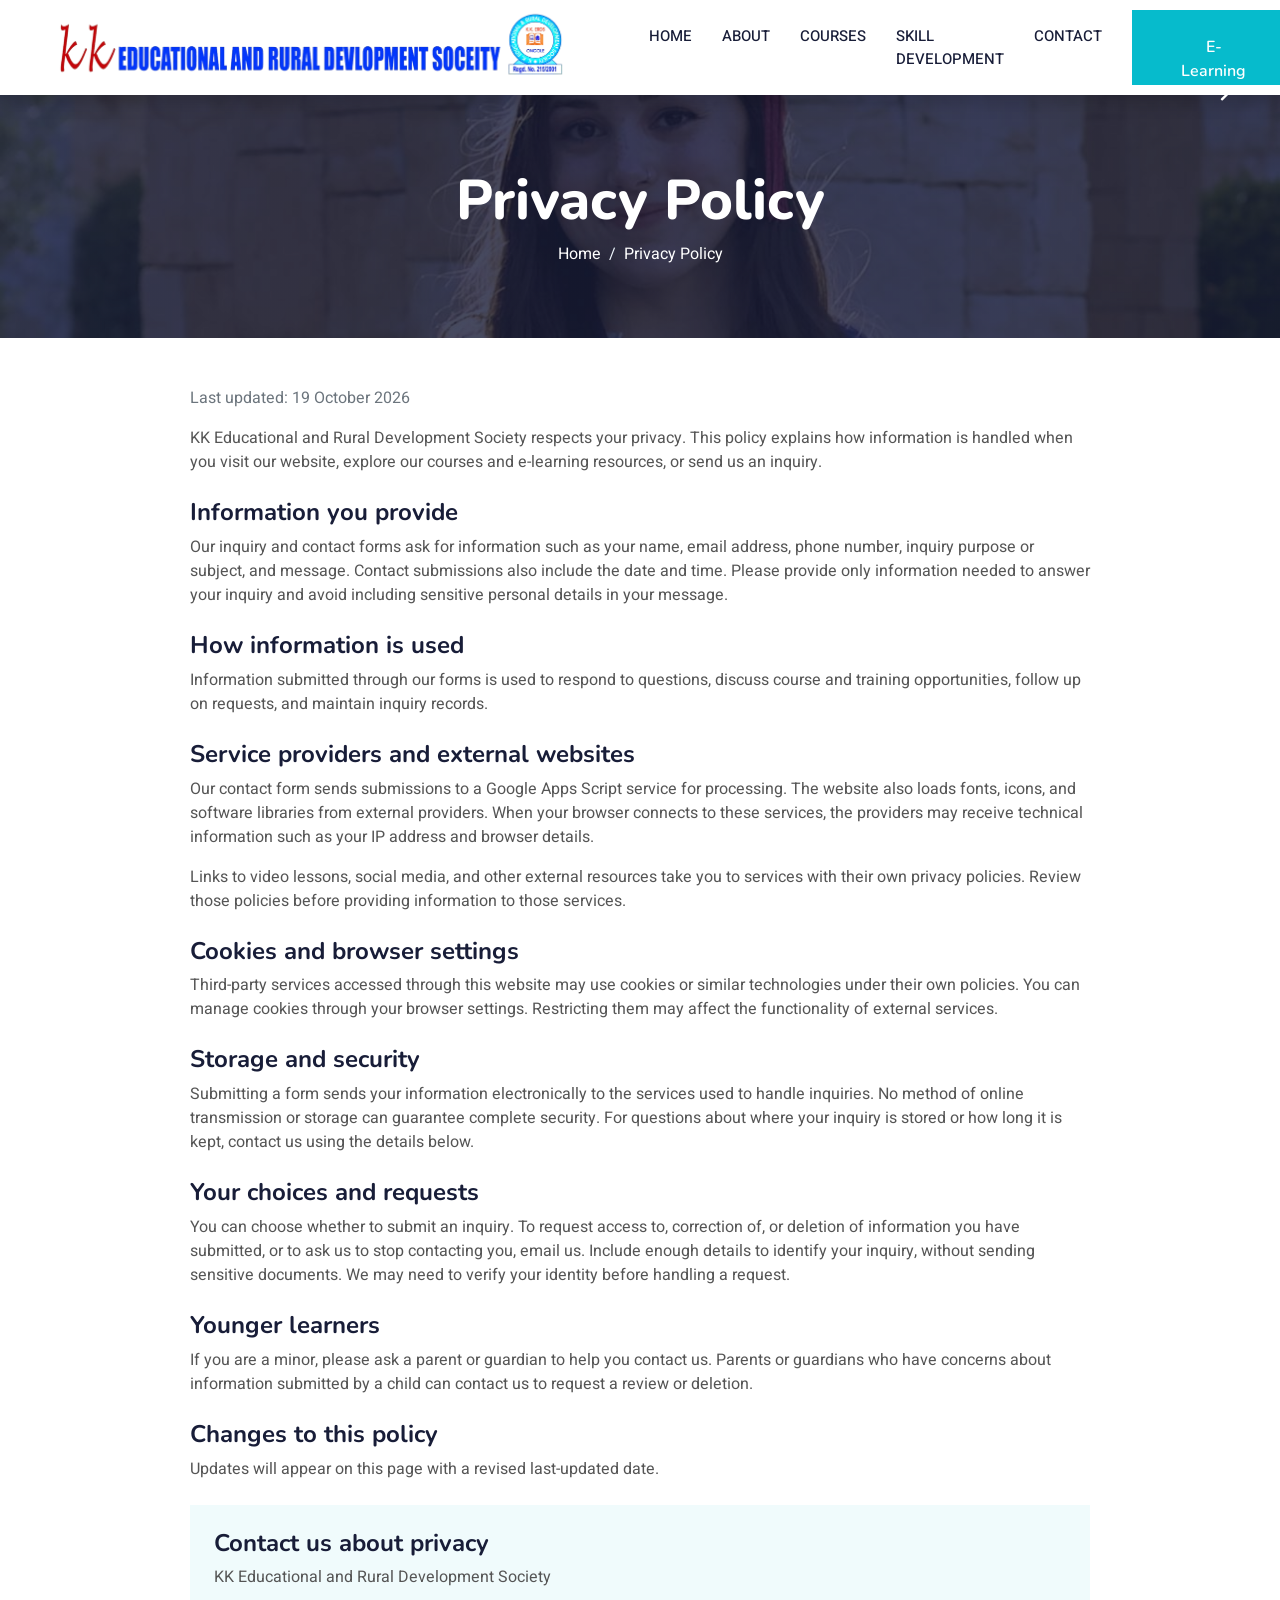
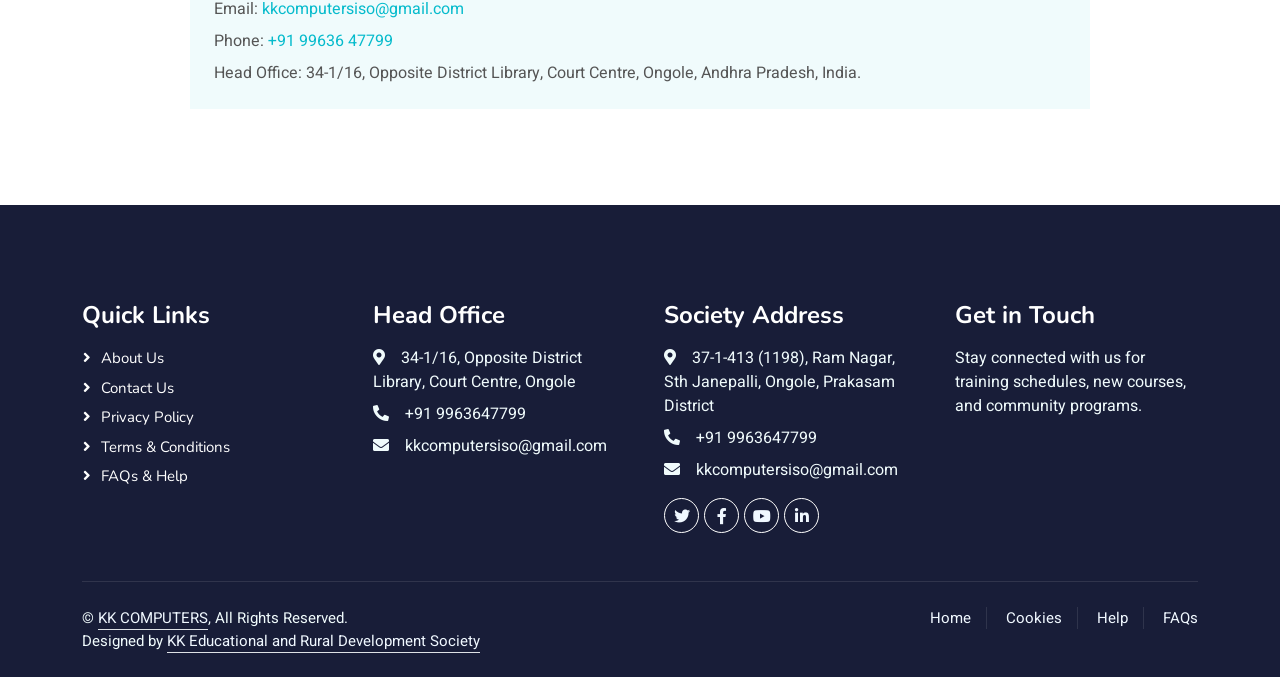
<file: privacy-policy.html>
<!DOCTYPE html>
<html lang="en">

<head>
    <meta charset="utf-8">
    <title>Privacy Policy - KK Educational and Rural Development Society</title>
    <meta content="width=device-width, initial-scale=1.0" name="viewport">
    <meta content="KK Computers, Skill Development, IT Courses, PMKVY, APSSDC, Vocational Training, Ongole, Guntur" name="keywords">
    <meta content="How KK Educational and Rural Development Society handles information submitted through its website and inquiry forms." name="description">

    <!-- Favicon -->
    <link href="img/favicon.ico" rel="icon">

    <!-- Google Web Fonts -->
    <link rel="preconnect" href="https://fonts.googleapis.com">
    <link rel="preconnect" href="https://fonts.gstatic.com" crossorigin>
    <link href="https://fonts.googleapis.com/css2?family=Heebo:wght@400;500;600&family=Nunito:wght@600;700;800&display=swap" rel="stylesheet">

    <!-- Icon Font Stylesheet -->
    <link href="https://cdnjs.cloudflare.com/ajax/libs/font-awesome/5.15.4/css/all.min.css" rel="stylesheet">
    <link href="https://cdn.jsdelivr.net/npm/bootstrap-icons@1.7.0/font/bootstrap-icons.css" rel="stylesheet">

    <!-- Libraries Stylesheet -->
    <link href="lib/animate/animate.min.css" rel="stylesheet">
    <link href="lib/owlcarousel/assets/owl.carousel.min.css" rel="stylesheet">

    <!-- Customized Bootstrap Stylesheet -->
    <link href="css/bootstrap.min.css" rel="stylesheet">

    <!-- Template Stylesheet -->
    <link href="css/style.css" rel="stylesheet">

    <style>
        :root {
            --primary: #06BBCC;
            --secondary: #FFC107;
            --light: #F0F8FF;
            --dark: #181D38;
        }
        body { font-family: 'Heebo', sans-serif; color: #555; }
        h1, h2, h3, h4, h5, h6 { font-family: 'Nunito', sans-serif; font-weight: 700; color: var(--dark); }
        .btn-primary { transition: all 0.3s ease; }
        .btn-primary:hover { transform: translateY(-3px); box-shadow: 0 4px 15px rgba(6, 187, 204, 0.4); }
        .section-title { font-weight: 600 !important; }
        .navbar { transition: all 0.3s ease; }
        .logo-img { height: 90px; width: auto; object-fit: contain; }
        .page-header {
            background: linear-gradient(rgba(24, 29, 56, .8), rgba(24, 29, 56, .8)), url(img/carousel-2.jpg) center center no-repeat;
            background-size: cover;
        }
        .breadcrumb-item a { transition: color 0.3s ease; }
        .breadcrumb-item a:hover { color: var(--secondary) !important; }
        .service-item { transition: all 0.3s ease-in-out; border: 1px solid #eee; background: #fff; height: 100%; }
        .service-item:hover { transform: translateY(-10px); box-shadow: 0 10px 30px rgba(0,0,0,0.1); border-color: var(--primary); }
    </style>
</head>

<body>
    <!-- Navbar Start -->
    <nav class="navbar navbar-expand-lg bg-white navbar-light shadow sticky-top p-0">
        <a href="index.html" class="navbar-brand d-flex align-items-center px-4 px-lg-5">
            <img src="img/2kk.png" alt="KK Educational Society Logo" class="logo-img">
        </a>
        <button type="button" class="navbar-toggler me-4" data-bs-toggle="collapse" data-bs-target="#navbarCollapse">
            <span class="navbar-toggler-icon"></span>
        </button>
        <div class="collapse navbar-collapse" id="navbarCollapse">
            <div class="navbar-nav ms-auto p-4 p-lg-0">
                <a href="index.html" class="nav-item nav-link">Home</a>
                <a href="about.html" class="nav-item nav-link">About</a>
                <a href="courses.html" class="nav-item nav-link">Courses</a>
                <a href="skill.html" class="nav-item nav-link">Skill Development</a>
                <a href="contact.html" class="nav-item nav-link">Contact</a>
            </div>
            <a href="lms.html" class="btn btn-primary py-4 px-lg-5 d-none d-lg-block">
                E-Learning<i class="fa fa-arrow-right ms-3"></i>
            </a>
        </div>
    </nav>
    <!-- Navbar End -->

    <header class="container-fluid py-5 page-header">
        <div class="container py-4 text-center">
            <h1 class="display-4 text-white">Privacy Policy</h1>
            <nav aria-label="Breadcrumb">
                <ol class="breadcrumb justify-content-center mb-0">
                    <li class="breadcrumb-item"><a class="text-white" href="index.html">Home</a></li>
                    <li class="breadcrumb-item text-white active" aria-current="page">Privacy Policy</li>
                </ol>
            </nav>
        </div>
    </header>

    <main class="container py-5" id="main-content">
        <article class="mx-auto" style="max-width: 900px; overflow-wrap: anywhere;">
            <p class="text-muted">Last updated: 19 October 2026</p>
            <p>KK Educational and Rural Development Society respects your privacy. This policy explains how information is handled when you visit our website, explore our courses and e-learning resources, or send us an inquiry.</p>

            <section class="mt-4" aria-labelledby="information">
                <h2 class="h4" id="information">Information you provide</h2>
                <p>Our inquiry and contact forms ask for information such as your name, email address, phone number, inquiry purpose or subject, and message. Contact submissions also include the date and time. Please provide only information needed to answer your inquiry and avoid including sensitive personal details in your message.</p>
            </section>
            <section class="mt-4" aria-labelledby="use">
                <h2 class="h4" id="use">How information is used</h2>
                <p>Information submitted through our forms is used to respond to questions, discuss course and training opportunities, follow up on requests, and maintain inquiry records.</p>
            </section>
            <section class="mt-4" aria-labelledby="services">
                <h2 class="h4" id="services">Service providers and external websites</h2>
                <p>Our contact form sends submissions to a Google Apps Script service for processing. The website also loads fonts, icons, and software libraries from external providers. When your browser connects to these services, the providers may receive technical information such as your IP address and browser details.</p>
                <p>Links to video lessons, social media, and other external resources take you to services with their own privacy policies. Review those policies before providing information to those services.</p>
            </section>
            <section class="mt-4" aria-labelledby="cookies">
                <h2 class="h4" id="cookies">Cookies and browser settings</h2>
                <p>Third-party services accessed through this website may use cookies or similar technologies under their own policies. You can manage cookies through your browser settings. Restricting them may affect the functionality of external services.</p>
            </section>
            <section class="mt-4" aria-labelledby="storage">
                <h2 class="h4" id="storage">Storage and security</h2>
                <p>Submitting a form sends your information electronically to the services used to handle inquiries. No method of online transmission or storage can guarantee complete security. For questions about where your inquiry is stored or how long it is kept, contact us using the details below.</p>
            </section>
            <section class="mt-4" aria-labelledby="choices">
                <h2 class="h4" id="choices">Your choices and requests</h2>
                <p>You can choose whether to submit an inquiry. To request access to, correction of, or deletion of information you have submitted, or to ask us to stop contacting you, email us. Include enough details to identify your inquiry, without sending sensitive documents. We may need to verify your identity before handling a request.</p>
            </section>
            <section class="mt-4" aria-labelledby="children">
                <h2 class="h4" id="children">Younger learners</h2>
                <p>If you are a minor, please ask a parent or guardian to help you contact us. Parents or guardians who have concerns about information submitted by a child can contact us to request a review or deletion.</p>
            </section>
            <section class="mt-4" aria-labelledby="changes">
                <h2 class="h4" id="changes">Changes to this policy</h2>
                <p>Updates will appear on this page with a revised last-updated date.</p>
            </section>
            <section class="mt-4 p-4 bg-light" aria-labelledby="privacy-contact">
                <h2 class="h4" id="privacy-contact">Contact us about privacy</h2>
                <p class="mb-2">KK Educational and Rural Development Society</p>
                <p class="mb-2">Email: <a href="mailto:kkcomputersiso@gmail.com">kkcomputersiso@gmail.com</a></p>
                <p class="mb-2">Phone: <a href="tel:+919963647799">+91 99636 47799</a></p>
                <p class="mb-0">Head Office: 34-1/16, Opposite District Library, Court Centre, Ongole, Andhra Pradesh, India.</p>
            </section>
        </article>
    </main>

    <!-- Footer Start -->
    <div class="container-fluid bg-dark text-light footer pt-5 mt-5" data-wow-delay="0.1s">
        <div class="container py-5">
            <div class="row g-5">
                <div class="col-lg-3 col-md-6">
                    <h4 class="text-white mb-3">Quick Links</h4>
                    <a class="btn btn-link" href="about.html">About Us</a>
                    <a class="btn btn-link" href="contact.html">Contact Us</a>
                    <a class="btn btn-link" href="privacy-policy.html">Privacy Policy</a>
                    <a class="btn btn-link" href="">Terms & Conditions</a>
                    <a class="btn btn-link" href="">FAQs & Help</a>
                </div>
                <div class="col-lg-3 col-md-6">
                    <h4 class="text-white mb-3">Head Office</h4>
                    <p class="mb-2"><i class="fa fa-map-marker-alt me-3"></i>34-1/16, Opposite District Library, Court Centre, Ongole</p>
                    <p class="mb-2"><i class="fa fa-phone-alt me-3"></i>+91 9963647799</p>
                    <p class="mb-2"><i class="fa fa-envelope me-3"></i>kkcomputersiso@gmail.com</p>
                </div>
                <div class="col-lg-3 col-md-6">
                    <h4 class="text-white mb-3">Society Address</h4>
                    <p class="mb-2"><i class="fa fa-map-marker-alt me-3"></i>37-1-413 (1198), Ram Nagar, Sth Janepalli, Ongole, Prakasam District</p>
                    <p class="mb-2"><i class="fa fa-phone-alt me-3"></i>+91 9963647799</p>
                    <p class="mb-2"><i class="fa fa-envelope me-3"></i>kkcomputersiso@gmail.com</p>
                    <div class="d-flex pt-2">
                        <a class="btn btn-outline-light btn-social" href="#"><i class="fab fa-twitter"></i></a>
                        <a class="btn btn-outline-light btn-social" href="#"><i class="fab fa-facebook-f"></i></a>
                        <a class="btn btn-outline-light btn-social" href="#"><i class="fab fa-youtube"></i></a>
                        <a class="btn btn-outline-light btn-social" href="#"><i class="fab fa-linkedin-in"></i></a>
                    </div>
                </div>
                <div class="col-lg-3 col-md-6">
                    <h4 class="text-white mb-3">Get in Touch</h4>
                    <p>Stay connected with us for training schedules, new courses, and community programs.</p>
                </div>
            </div>
        </div>
        <div class="container">
            <div class="copyright">
                <div class="row">
                    <div class="col-md-6 text-center text-md-start mb-3 mb-md-0">
                        &copy; <a class="border-bottom" href="#">KK COMPUTERS</a>, All Rights Reserved.
                        <br>Designed by <a class="border-bottom" href="https://kk-computers.in">KK Educational and Rural Development Society</a>
                    </div>
                    <div class="col-md-6 text-center text-md-end">
                        <div class="footer-menu">
                            <a href="#">Home</a>
                            <a href="#">Cookies</a>
                            <a href="#">Help</a>
                            <a href="#">FAQs</a>
                        </div>
                    </div>
                </div>
            </div>
        </div>
    </div>
    <!-- Footer End -->
    <script src="https://cdn.jsdelivr.net/npm/bootstrap@5.0.0/dist/js/bootstrap.bundle.min.js"></script>
</body>
</html>
</file>
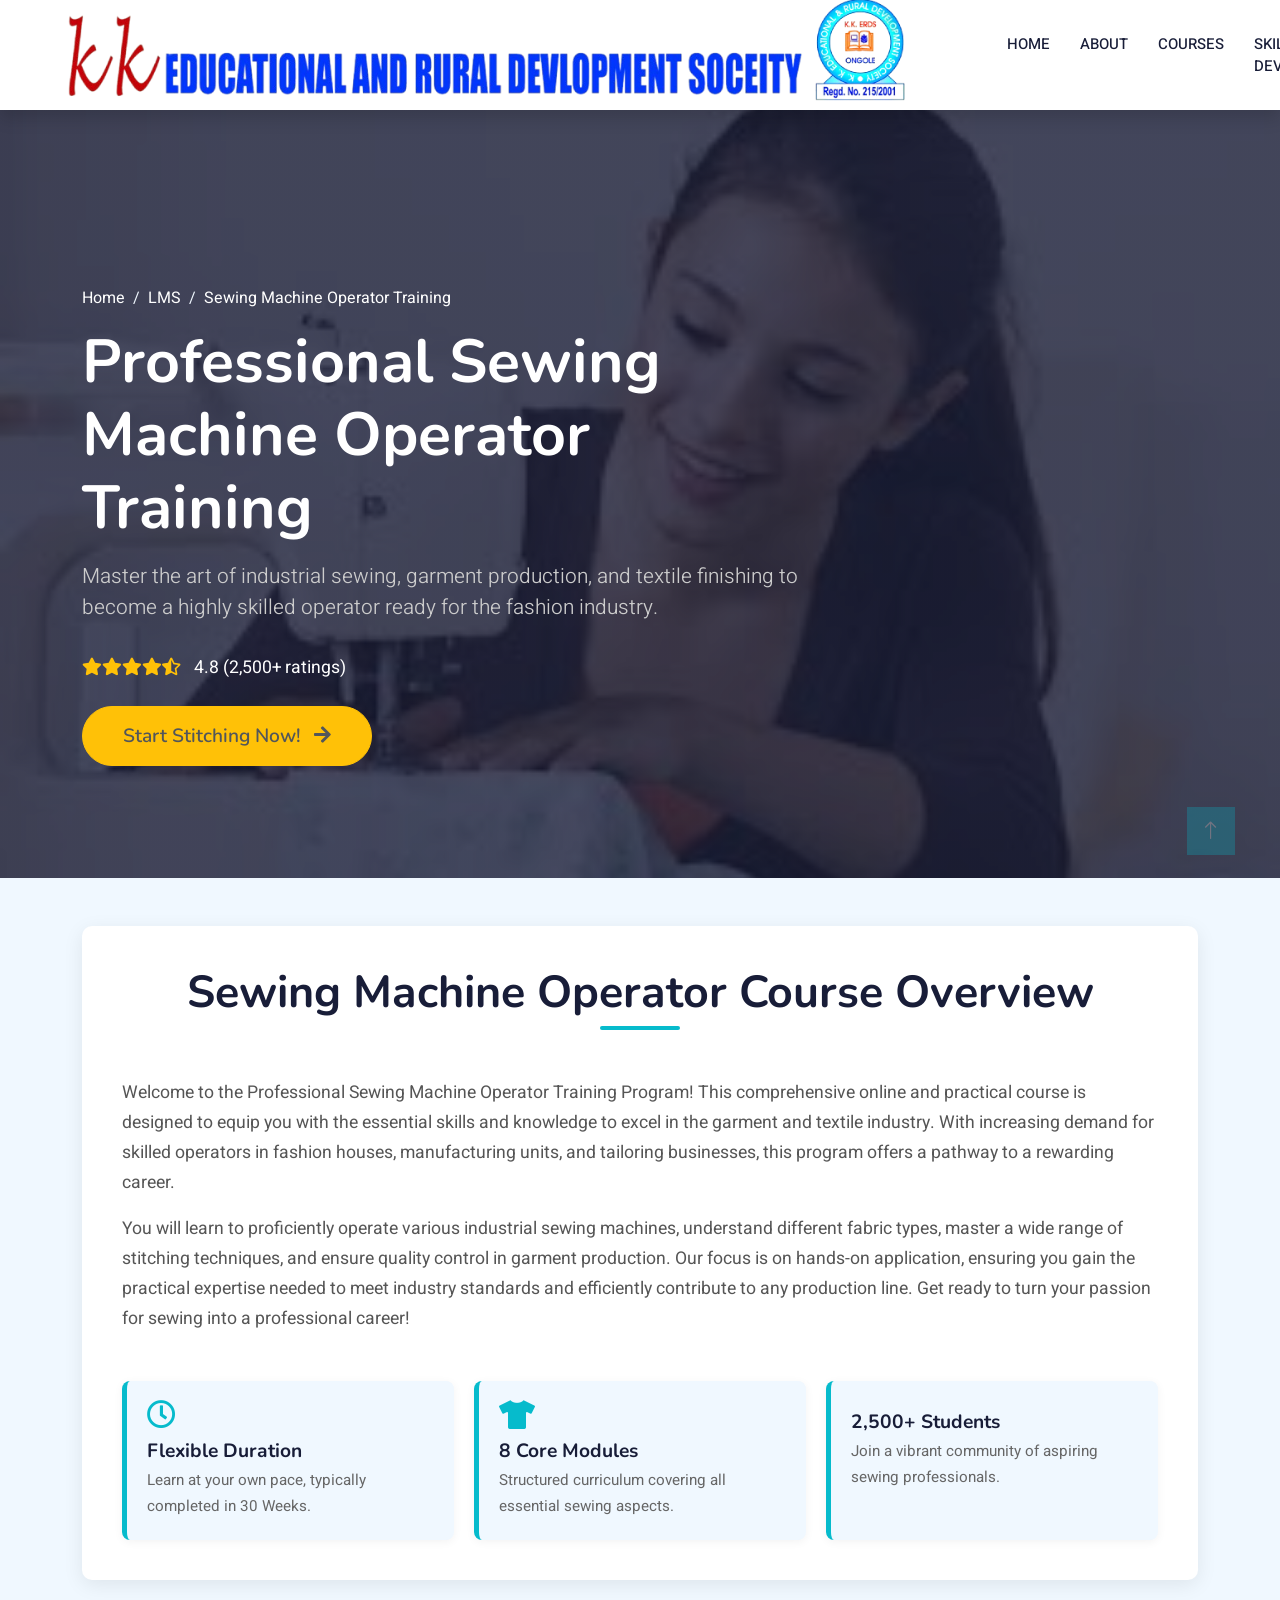
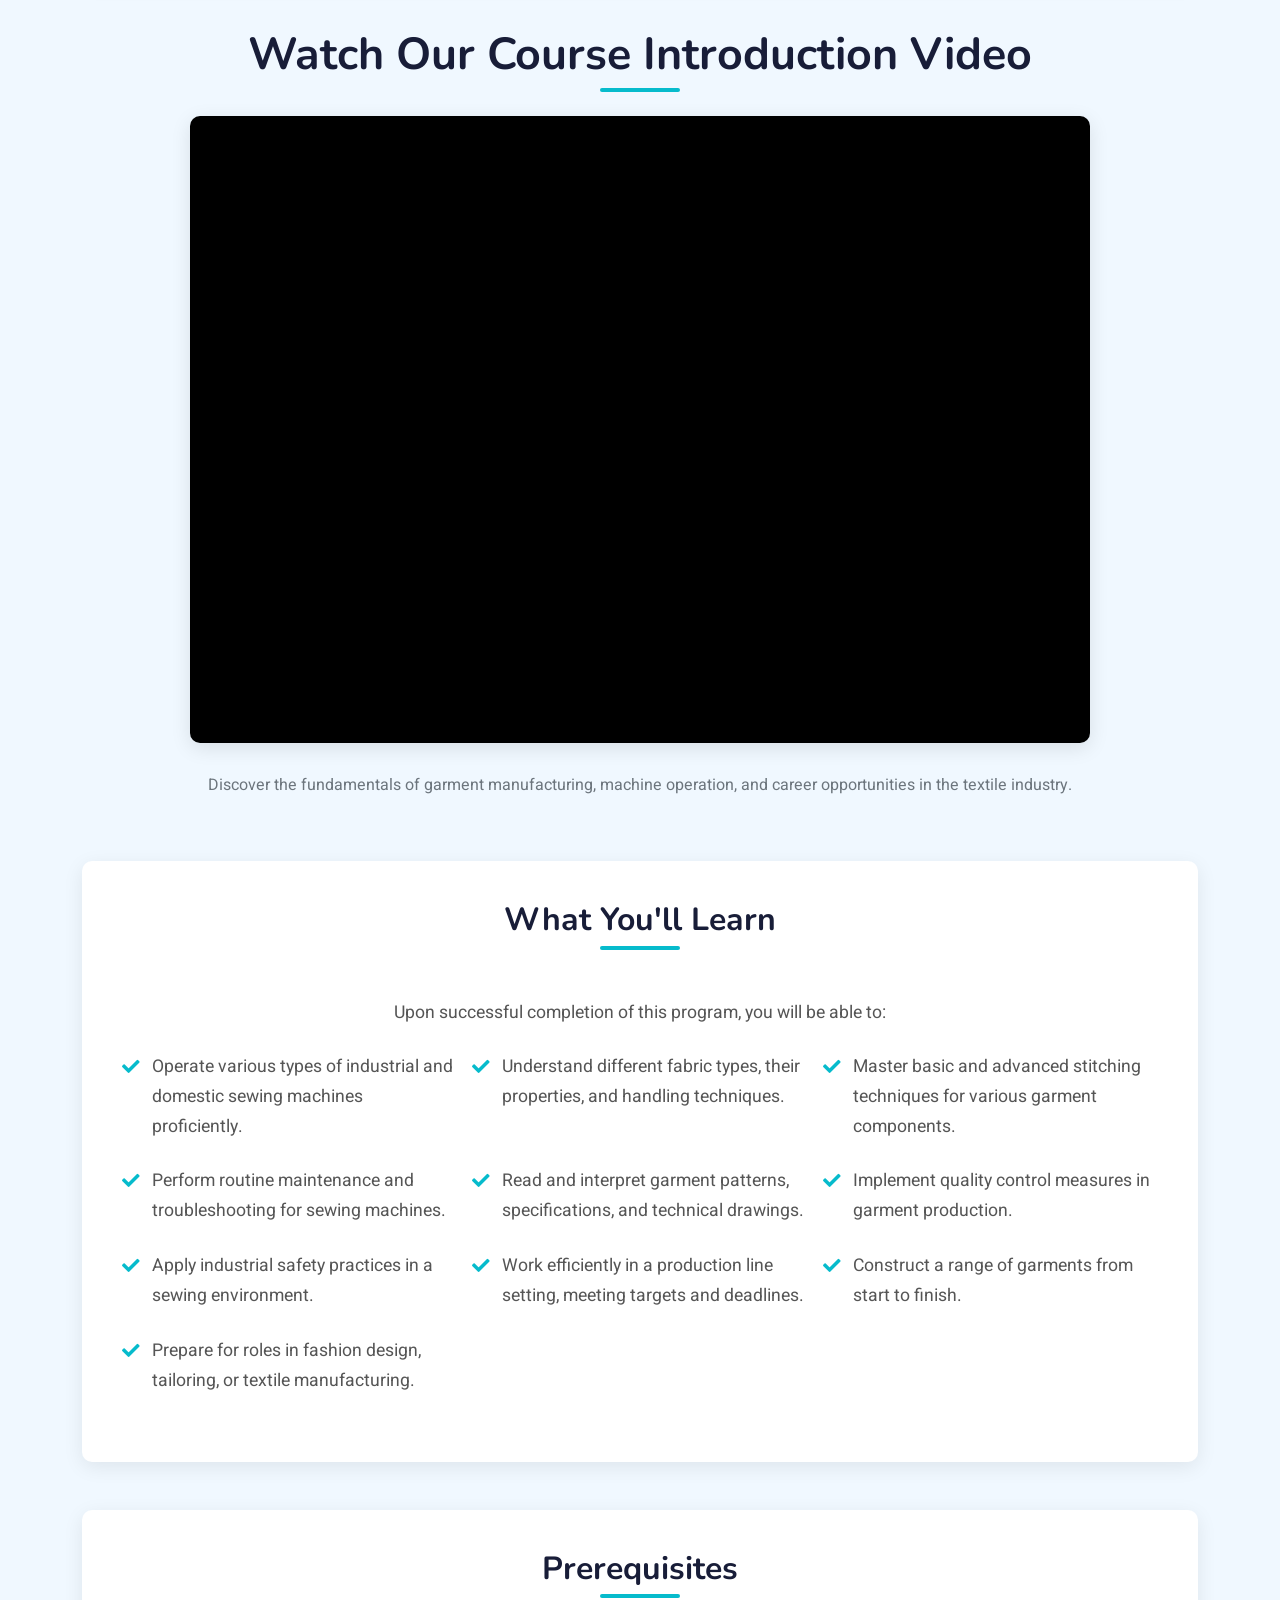
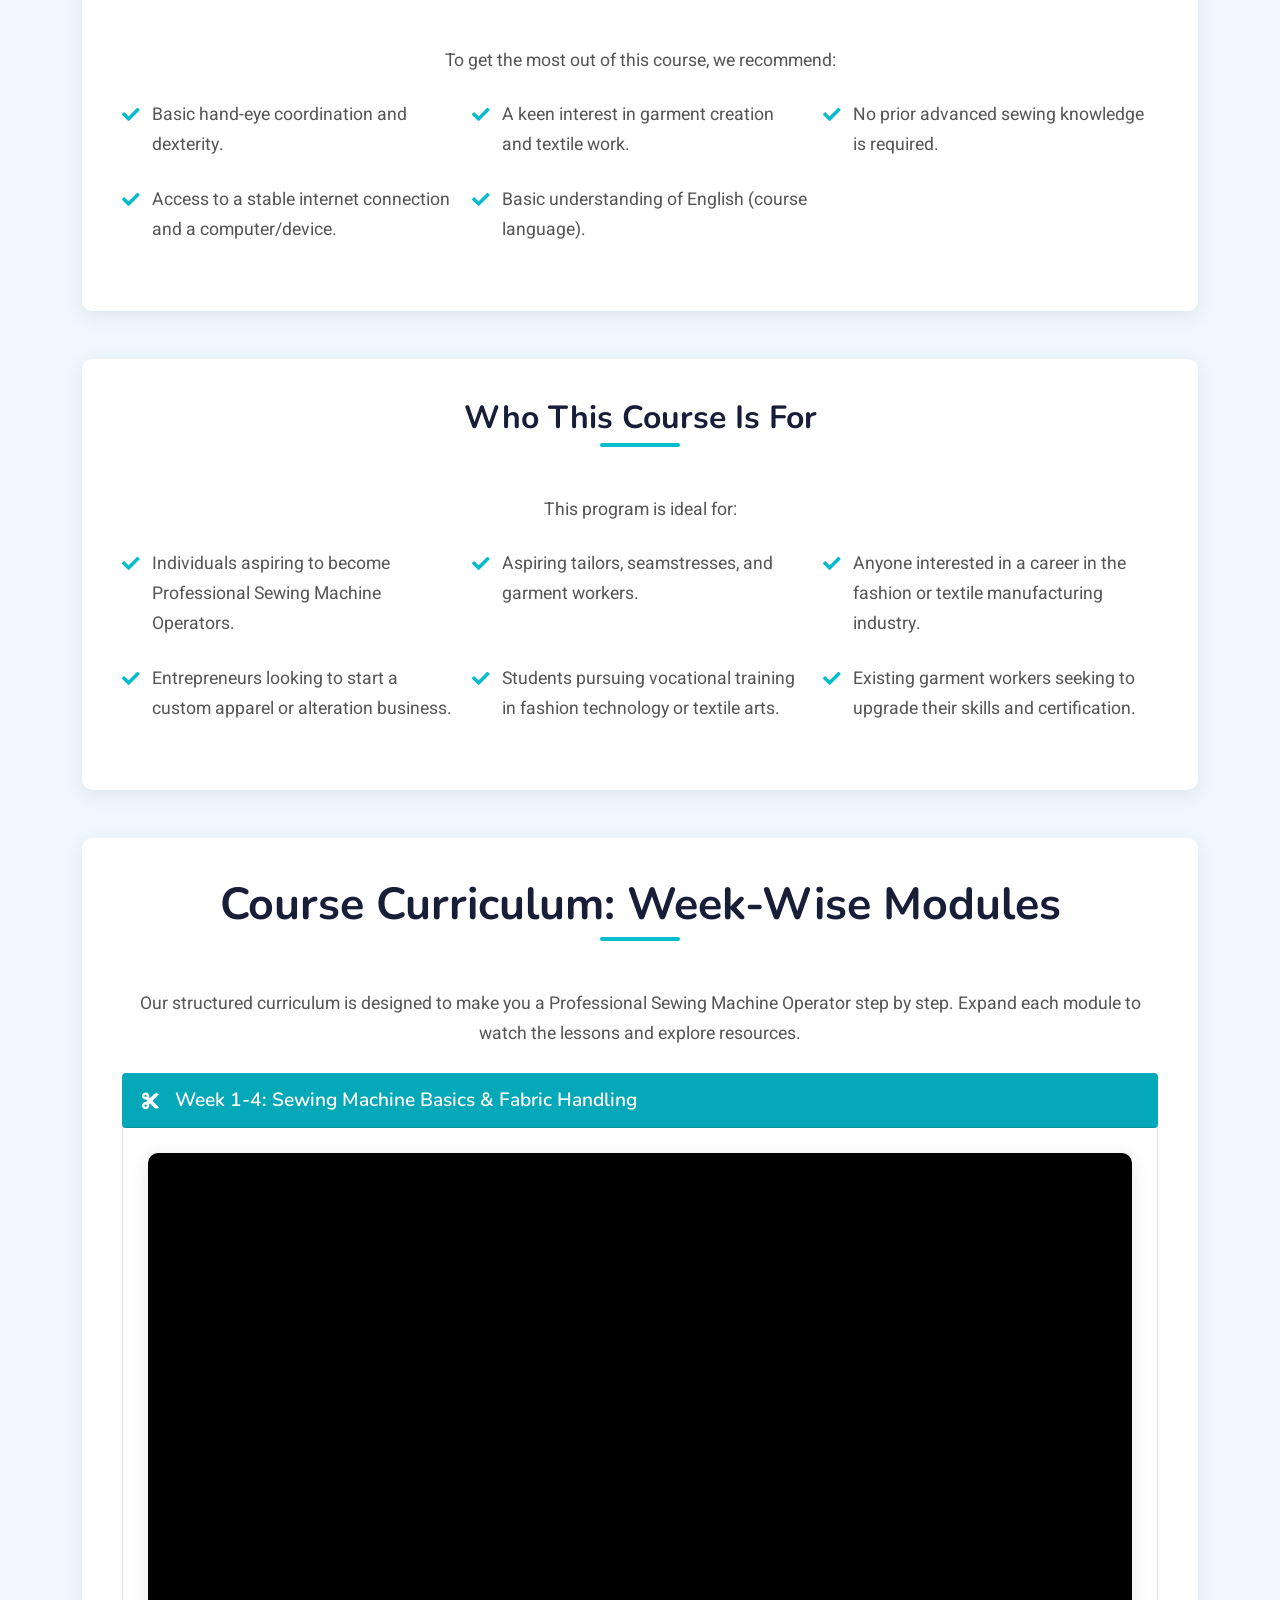
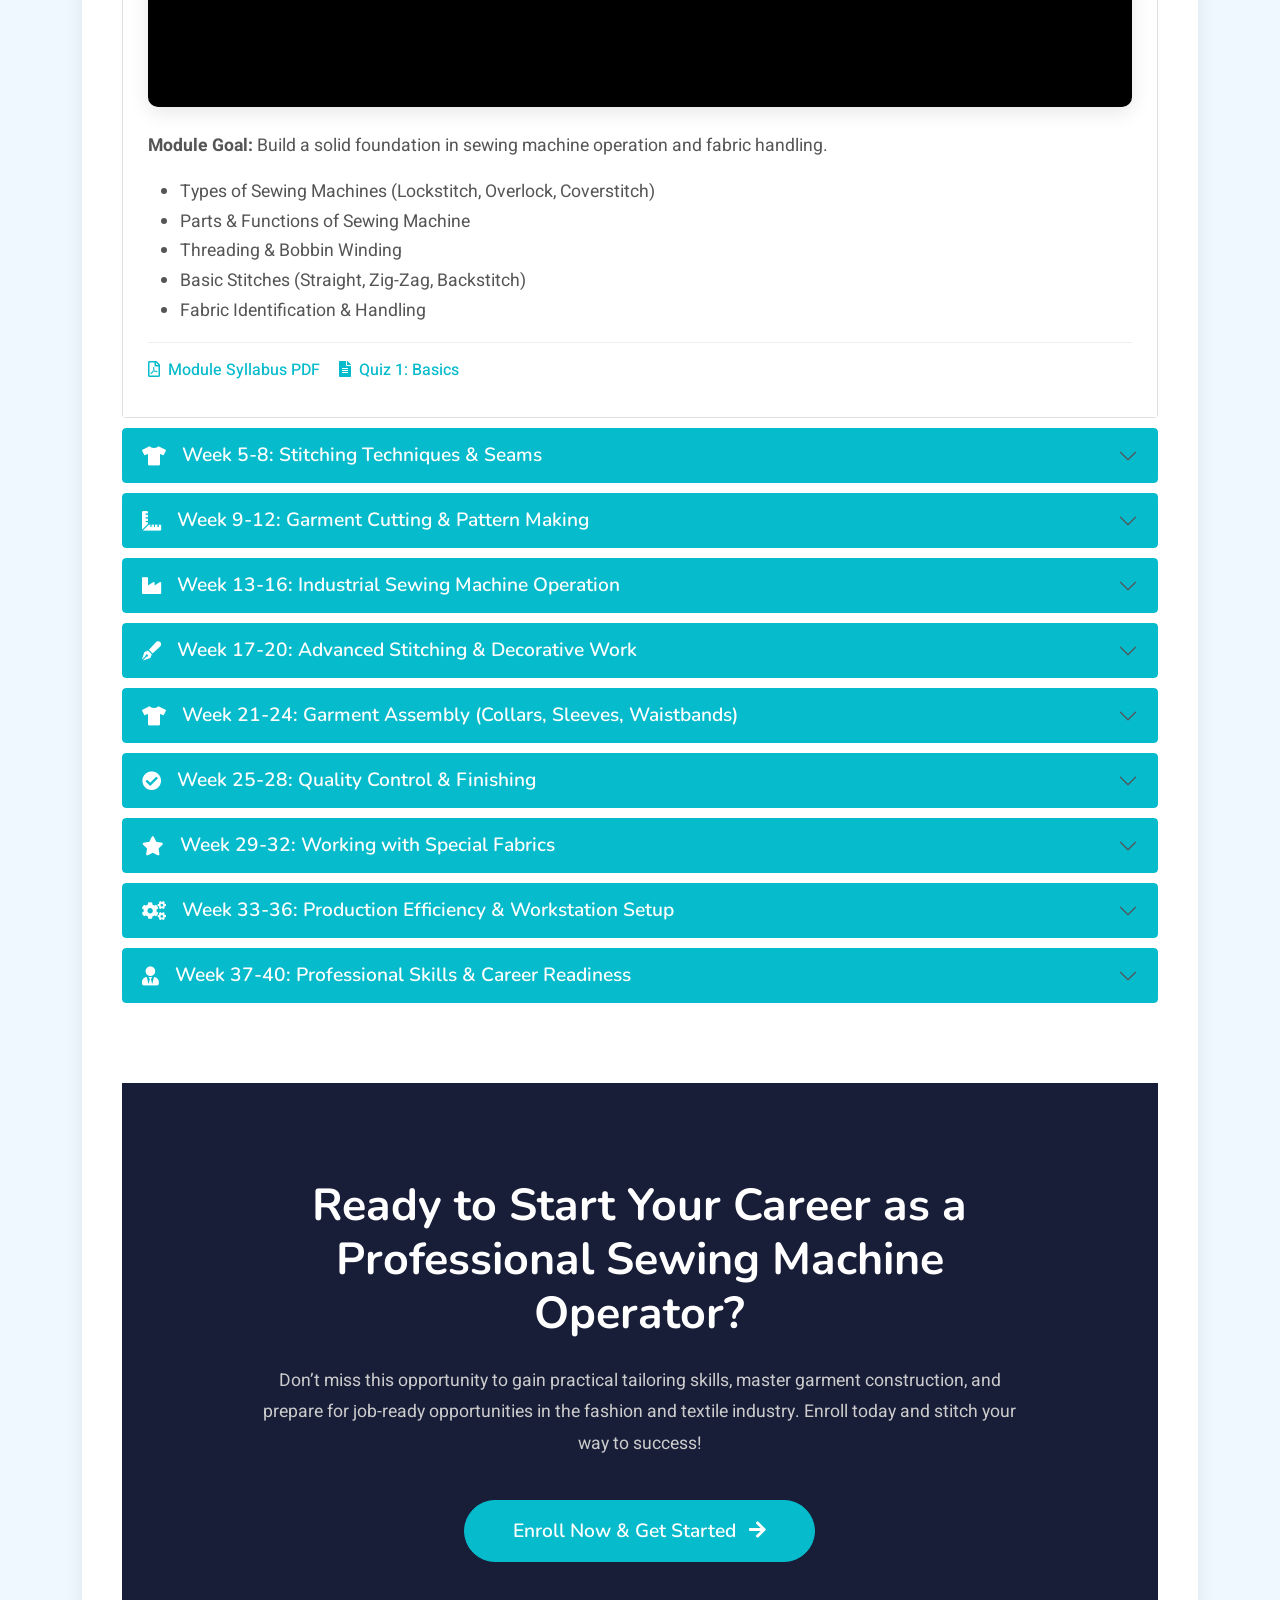
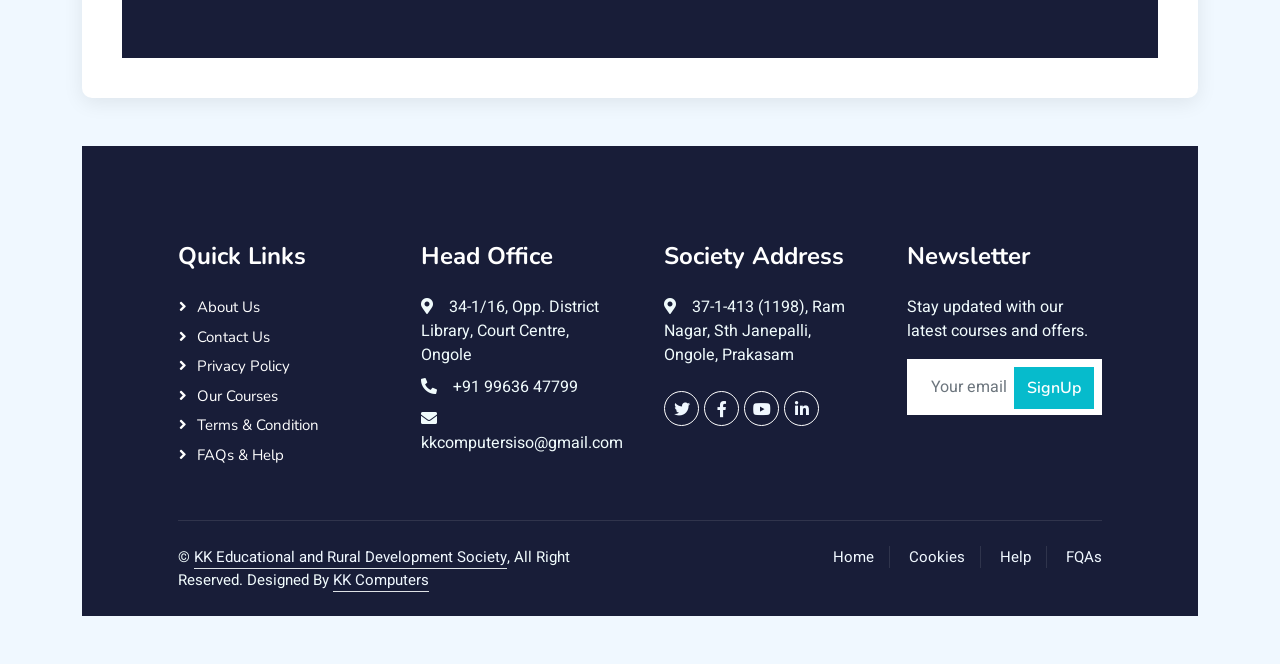
<file: SewingMachine.html>
<!DOCTYPE html>
<html lang="en">

<head>
    <meta charset="utf-8">
    <title>KK Educational and Rural Development Society - Professional Sewing Machine Operator Training</title>
    <meta content="width=device-width, initial-scale=1.0" name="viewport">
    <meta content="Sewing Machine Training, Industrial Sewing, Garment Production, Tailoring Skills, Fashion Manufacturing, Textile Industry, Skill Development, Certification" name="keywords">
    <meta content="Become a certified professional sewing machine operator with our comprehensive training. Master various sewing techniques, machine maintenance, garment construction, and industry standards. Enroll today!" name="description">

    <!-- Favicon -->
    <link href="img/favicon.ico" rel="icon">

    <!-- Google Web Fonts -->
    <link rel="preconnect" href="https://fonts.googleapis.com">
    <link rel="preconnect" href="https://fonts.gstatic.com" crossorigin>
    <link href="https://fonts.googleapis.com/css2?family=Heebo:wght@400;500;600&family=Nunito:wght@600;700;800&display=swap" rel="stylesheet">

    <!-- Icon Font Stylesheet -->
    <link href="https://cdnjs.cloudflare.com/ajax/libs/font-awesome/5.15.4/css/all.min.css" rel="stylesheet">
    <link href="https://cdn.jsdelivr.net/npm/bootstrap-icons@1.7.0/font/bootstrap-icons.css" rel="stylesheet">

    <!-- Libraries Stylesheet -->
    <link href="lib/animate/animate.min.css" rel="stylesheet">
    <link href="lib/owlcarousel/assets/owl.carousel.min.css" rel="stylesheet">

    <!-- Customized Bootstrap Stylesheet -->
    <link href="css/bootstrap.min.css" rel="stylesheet">

    <!-- Template Stylesheet -->
    <link href="css/style.css" rel="stylesheet">

    <!-- === CUSTOM CSS FOR ENHANCEMENTS === -->
    <style>
        /* --- General & Typography Enhancements --- */
        :root {
            --primary: #06BBCC;
            --secondary: #FFC107;
            /* New Accent Color */
            --light: #F0F8FF;
            --dark: #181D38;
        }

        body {
            font-family: 'Heebo', sans-serif;
            background-color: var(--light);
        }

        h1,
        h2,
        h3,
        h4,
        h5,
        h6 {
            font-family: 'Nunito', sans-serif;
            font-weight: 700;
        }

        .btn-primary {
            background-color: var(--primary);
            border-color: var(--primary);
        }

        .btn-primary:hover {
            background-color: #05a8b8;
            border-color: #05a8b8;
        }

        /* --- Navbar & Logo --- */
        .navbar {
            min-height: 110px;
        }

        .logo-img {
            height: 150px;
            width: auto;
            object-fit: contain;
            margin: -5px 0;
        }

        .navbar-light .navbar-nav .nav-link {
            transition: color 0.3s ease;
        }

        .navbar-light .navbar-nav .nav-link:hover,
        .navbar-light .navbar-nav .nav-link.active {
            color: var(--primary);
        }

        /* --- Hero Section - Course Specific --- */
        .course-hero {
            background: linear-gradient(rgba(24, 29, 56, .8), rgba(24, 29, 56, .8)), url('img/Sewing.jpeg') center center no-repeat;
            /* Updated background image */
            background-size: cover;
            min-height: 500px;
            display: flex;
            align-items: center;
            color: white;
            position: relative;
            padding: 8rem 0 4rem 0;
        }

        .course-hero h1 {
            font-size: 3.8rem;
            color: white;
            margin-bottom: 1rem;
            line-height: 1.2;
        }

        .course-hero .lead {
            font-size: 1.3rem;
            color: #ccc;
            margin-bottom: 2rem;
            font-weight: 300;
        }

        .course-meta-top {
            font-size: 1.1rem;
            color: #FFC107;
            /* Star Color */
            margin-bottom: 1.5rem;
        }

        .course-meta-top i.fa-star {
            color: var(--secondary);
        }

        .course-meta-top span {
            color: white;
            margin-left: 10px;
        }

        .btn-hero-enroll {
            background-color: var(--secondary);
            border-color: var(--secondary);
            font-size: 1.2rem;
            padding: 15px 40px;
            border-radius: 50px;
            font-weight: 600;
            transition: all 0.3s ease;
        }

        .btn-hero-enroll:hover {
            background-color: #e0ac00;
            border-color: #e0ac00;
            transform: translateY(-2px);
            box-shadow: 0 5px 15px rgba(255, 193, 7, 0.4);
        }

        .course-section-title {
            color: var(--dark);
            font-size: 2.8rem;
            margin-bottom: 2.5rem;
            position: relative;
            padding-bottom: 10px;
        }

        .course-section-title::after {
            content: '';
            position: absolute;
            left: 50%;
            bottom: 0;
            transform: translateX(-50%);
            width: 80px;
            height: 4px;
            background-color: var(--primary);
            border-radius: 50px;
        }

        /* --- General Card/Section Styling --- */
        .content-card {
            background-color: #ffffff;
            padding: 40px;
            border-radius: 10px;
            box-shadow: 0 5px 20px rgba(0, 0, 0, 0.08);
            margin-bottom: 3rem;
        }

        .content-card h3 {
            color: var(--dark);
            margin-bottom: 25px;
            font-size: 2rem;
        }

        .content-card p,
        .content-card ul li {
            font-size: 1.1rem;
            line-height: 1.7;
            color: #555;
        }

        /* --- Info Boxes --- */
        .course-info-boxes {
            display: flex;
            flex-wrap: wrap;
            gap: 20px;
            margin-top: 30px;
            justify-content: center;
        }

        .info-box {
            background-color: var(--light);
            border-left: 5px solid var(--primary);
            padding: 20px;
            border-radius: 8px;
            flex: 1 1 calc(33% - 20px);
            /* Three boxes per row */
            min-width: 250px;
            box-shadow: 0 2px 10px rgba(0, 0, 0, 0.05);
            text-align: left;
        }

        .info-box i {
            color: var(--primary);
            font-size: 1.8rem;
            margin-bottom: 10px;
            display: block;
        }

        .info-box h4 {
            font-size: 1.2rem;
            color: var(--dark);
            margin-bottom: 5px;
        }

        .info-box p {
            font-size: 0.95rem;
            color: #666;
            margin-bottom: 0;
        }

        /* --- What You'll Learn / Prerequisites / Target Audience --- */
        .feature-list {
            list-style: none;
            padding-left: 0;
            display: grid;
            grid-template-columns: repeat(auto-fit, minmax(300px, 1fr));
            gap: 15px;
        }

        .feature-list li {
            position: relative;
            padding-left: 30px;
            margin-bottom: 10px;
            font-size: 1rem;
            color: #333;
        }

        .feature-list li::before {
            content: "\f00c";
            /* Checkmark icon */
            font-family: "Font Awesome 5 Free";
            font-weight: 900;
            color: var(--primary);
            position: absolute;
            left: 0;
            top: 0;
        }

        /* --- Video Embed Styling --- */
        .video-container {
            position: relative;
            padding-bottom: 56.25%;
            /* 16:9 aspect ratio */
            height: 0;
            overflow: hidden;
            max-width: 100%;
            background: #000;
            margin-bottom: 30px;
            border-radius: 10px;
            box-shadow: 0 5px 20px rgba(0, 0, 0, 0.1);
        }

        .video-container iframe {
            position: absolute;
            top: 0;
            left: 0;
            width: 100%;
            height: 100%;
            border: 0;
        }

        .main-course-video {
            margin-top: 3rem;
            margin-bottom: 4rem;
        }

        /* --- Module Accordion --- */
        .module-accordion .accordion-button {
            background-color: var(--primary);
            color: white;
            font-size: 1.2rem;
            font-weight: 600;
            border-radius: 0.25rem;
            padding: 1rem 1.25rem;
            border: none;
        }

        .module-accordion .accordion-button:not(.collapsed) {
            color: white;
            background-color: #05a8b8;
            box-shadow: inset 0 -1px 0 rgba(0, 0, 0, .125);
        }

        .module-accordion .accordion-button:focus {
            box-shadow: none;
            border-color: transparent;
        }

        .module-accordion .accordion-body {
            background-color: #ffffff;
            padding: 25px;
            border: 1px solid rgba(0, 0, 0, .125);
            border-top: none;
        }

        .module-accordion .accordion-item {
            border: none;
            margin-bottom: 10px;
            border-radius: 0.25rem;
            overflow: hidden;
        }

        .module-accordion .module-resources {
            margin-top: 15px;
            border-top: 1px solid #eee;
            padding-top: 15px;
        }

        .module-accordion .module-resources a {
            margin-right: 15px;
            color: var(--primary);
            font-weight: 500;
            transition: color 0.3s ease;
            display: inline-block;
            margin-bottom: 10px;
            text-decoration: none;
        }

        .module-accordion .module-resources a:hover {
            color: var(--dark);
            text-decoration: underline;
        }

        /* --- Instructor Section --- */
        .instructor-section {
            text-align: center;
        }

        .instructor-profile {
            display: flex;
            align-items: center;
            justify-content: center;
            flex-direction: column;
            gap: 20px;
        }

        .instructor-profile img {
            width: 150px;
            height: 150px;
            border-radius: 50%;
            object-fit: cover;
            border: 4px solid var(--primary);
            box-shadow: 0 0 0 5px rgba(6, 187, 204, 0.2);
        }

        .instructor-details h4 {
            margin-bottom: 5px;
            color: var(--primary);
            font-size: 1.8rem;
        }

        .instructor-details p {
            font-size: 1.1rem;
            color: #555;
            max-width: 700px;
            margin: 0 auto;
        }

        .instructor-social a {
            color: var(--dark);
            margin: 0 10px;
            font-size: 1.5rem;
            transition: color 0.3s ease;
            text-decoration: none;
        }

        .instructor-social a:hover {
            color: var(--primary);
        }

        /* --- Testimonials Section --- */
        .testimonial-item {
            background-color: var(--light);
            padding: 30px;
            border-radius: 10px;
            box-shadow: 0 2px 10px rgba(0, 0, 0, 0.05);
            text-align: center;
            height: 100%;
        }

        .testimonial-item img {
            width: 80px;
            height: 80px;
            border-radius: 50%;
            margin-bottom: 15px;
            border: 3px solid var(--primary);
            object-fit: cover;
        }

        .testimonial-item h5 {
            color: var(--dark);
            font-size: 1.2rem;
            margin-bottom: 5px;
        }

        .testimonial-item small {
            color: var(--primary);
            display: block;
            margin-bottom: 15px;
        }

        .testimonial-item p {
            font-size: 1rem;
            color: #666;
            line-height: 1.6;
            font-style: italic;
        }

        /* --- Final CTA Section --- */
        .final-cta {
            background-color: var(--dark);
            color: white;
            padding: 6rem 0;
            text-align: center;
            margin-top: 5rem;
        }

        .final-cta h2 {
            color: white;
            margin-bottom: 1.5rem;
            font-size: 2.8rem;
        }

        .final-cta p {
            font-size: 1.1rem;
            max-width: 800px;
            margin: 0 auto 2.5rem auto;
            line-height: 1.8;
            color: #ccc;
        }

        .final-cta .btn {
            font-size: 1.2rem;
            padding: 12px 40px;
            border-radius: 50px;
            font-weight: 600;
        }

        /* Custom adjustment for WOW.js delays on inner elements */
        .content-card>* {
            animation-duration: 1s;
        }

        @media (max-width: 768px) {
            .course-hero h1 {
                font-size: 2.5rem;
            }

            .course-hero .lead {
                font-size: 1rem;
            }

            .course-section-title {
                font-size: 2rem;
            }

            .info-box {
                flex: 1 1 100%;
            }
        }
    </style>
</head>

<body>
    <!-- Spinner Start -->
    <div id="spinner" class="show bg-white position-fixed translate-middle w-100 vh-100 top-50 start-50 d-flex align-items-center justify-content-center">
        <div class="spinner-border text-primary" style="width: 3rem; height: 3rem;" role="status">
            <span class="sr-only">Loading...</span>
        </div>
    </div>
    <!-- Spinner End -->

    <!-- Navbar Start -->
    <nav class="navbar navbar-expand-lg bg-white navbar-light shadow sticky-top p-0">
        <a href="index.html" class="navbar-brand d-flex align-items-center px-4 px-lg-5">
            <img src="img/2kk.png" alt="KK Educational Society Logo" class="logo-img">
        </a>
        <button type="button" class="navbar-toggler me-4" data-bs-toggle="collapse" data-bs-target="#navbarCollapse">
            <span class="navbar-toggler-icon"></span>
        </button>
        <div class="collapse navbar-collapse" id="navbarCollapse">
            <div class="navbar-nav ms-auto p-4 p-lg-0">
                <a href="index.html" class="nav-item nav-link">Home</a>
                <a href="about.html" class="nav-item nav-link">About</a>
                <a href="courses.html" class="nav-item nav-link">Courses</a>
                <a href="skill.html" class="nav-item nav-link">Skill Development</a>
                <a href="contact.html" class="nav-item nav-link">Contact</a>
            </div>
            <a href="lms.html" class="btn btn-primary py-4 px-lg-5 d-none d-lg-block active">E-Learning<i class="fa fa-arrow-right ms-3"></i></a>
        </div>
    </nav>
    <!-- Navbar End -->

    <!-- Course Hero Section Start -->
    <div class="container-fluid course-hero wow fadeIn" data-wow-delay="0.1s">
        <div class="container py-5">
            <div class="row justify-content-start">
                <div class="col-lg-8 text-md-start text-center">
                    <nav aria-label="breadcrumb" class="mb-3">
                        <ol class="breadcrumb justify-content-md-start justify-content-center mb-0">
                            <li class="breadcrumb-item"><a class="text-white" href="index.html">Home</a></li>
                            <li class="breadcrumb-item"><a class="text-white" href="lms.html">LMS</a></li>
                            <li class="breadcrumb-item text-white active" aria-current="page">Sewing Machine Operator Training</li>
                        </ol>
                    </nav>
                    <h1 class="animated slideInDown">Professional Sewing Machine Operator Training</h1>
                    <p class="lead animated slideInUp">Master the art of industrial sewing, garment production, and textile finishing to become a highly skilled operator ready for the fashion industry.</p>
                    <div class="course-meta-top animated slideInUp">
                        <i class="fas fa-star"></i><i class="fas fa-star"></i><i class="fas fa-star"></i><i class="fas fa-star"></i><i class="fas fa-star-half-alt"></i>
                        <span>4.8 (2,500+ ratings)</span>
                    </div>
                    <a href="#course-overview" class="btn btn-hero-enroll animated slideInUp">
                        Start Stitching Now! <i class="fa fa-arrow-right ms-2"></i></a>
                </div>
            </div>
        </div>
    </div>
    <!-- Course Hero Section End -->
    <!-- Course Content Start -->
    <div class="container-xxl py-5">
        <div class="container">
            <div class="row g-5">
                <div class="col-lg-12">
                    <!-- Overview Section -->
                    <div class="content-card wow fadeInUp" data-wow-delay="0.1s">
                        <h2 class="course-section-title text-center mb-5">Sewing Machine Operator Course Overview</h2>
                        <p>Welcome to the Professional Sewing Machine Operator Training Program! This comprehensive online and practical course is designed to equip you with the essential skills and knowledge to excel in the garment and textile industry. With increasing demand for skilled operators in fashion houses, manufacturing units, and tailoring businesses, this program offers a pathway to a rewarding career.</p>
                        <p>You will learn to proficiently operate various industrial sewing machines, understand different fabric types, master a wide range of stitching techniques, and ensure quality control in garment production. Our focus is on hands-on application, ensuring you gain the practical expertise needed to meet industry standards and efficiently contribute to any production line. Get ready to turn your passion for sewing into a professional career!</p>

                        <div class="course-info-boxes mt-5">
                            <div class="info-box wow fadeInUp" data-wow-delay="0.2s">
                                <i class="far fa-clock"></i>
                                <h4>Flexible Duration</h4>
                                <p>Learn at your own pace, typically completed in 30 Weeks.</p>
                            </div>
                            <div class="info-box wow fadeInUp" data-wow-delay="0.3s">
                                <i class="fa fa-tshirt"></i>
                                <h4>8 Core Modules</h4>
                                <p>Structured curriculum covering all essential sewing aspects.</p>
                            </div>
                            <div class="info-box wow fadeInUp" data-wow-delay="0.4s">
                                <i class="fa fa-users-class"></i>
                                <h4>2,500+ Students</h4>
                                <p>Join a vibrant community of aspiring sewing professionals.</p>
                            </div>
                        </div>
                    </div>

                    <!-- Main Course Introduction Video -->
                    <div class="text-center main-course-video wow fadeInUp" data-wow-delay="0.5s">
                        <h3 class="course-section-title text-center mb-4">Watch Our Course Introduction Video</h3>
                        <div class="video-container mx-auto" style="max-width: 900px;">
                                        <iframe width="100%" height="500" src="https://www.youtube.com/embed/IGITrkYdjJs" frameborder="0" allowfullscreen></iframe>

                        </div>
                        <p class="text-muted mt-3">Discover the fundamentals of garment manufacturing, machine operation, and career opportunities in the textile industry.</p>
                    </div>



                    <!-- What You'll Learn Section -->
                    <div class="content-card wow fadeInUp" data-wow-delay="0.6s">
                        <h3 class="course-section-title text-center mb-5">What You'll Learn</h3>
                        <p class="text-center mb-4">Upon successful completion of this program, you will be able to:</p>
                        <ul class="feature-list">
                            <li>Operate various types of industrial and domestic sewing machines proficiently.</li>
                            <li>Understand different fabric types, their properties, and handling techniques.</li>
                            <li>Master basic and advanced stitching techniques for various garment components.</li>
                            <li>Perform routine maintenance and troubleshooting for sewing machines.</li>
                            <li>Read and interpret garment patterns, specifications, and technical drawings.</li>
                            <li>Implement quality control measures in garment production.</li>
                            <li>Apply industrial safety practices in a sewing environment.</li>
                            <li>Work efficiently in a production line setting, meeting targets and deadlines.</li>
                            <li>Construct a range of garments from start to finish.</li>
                            <li>Prepare for roles in fashion design, tailoring, or textile manufacturing.</li>
                        </ul>
                    </div>

                    <!-- Prerequisites Section -->
                    <div class="content-card wow fadeInUp" data-wow-delay="0.7s">
                        <h3 class="course-section-title text-center mb-5">Prerequisites</h3>
                        <p class="text-center mb-4">To get the most out of this course, we recommend:</p>
                        <ul class="feature-list">
                            <li>Basic hand-eye coordination and dexterity.</li>
                            <li>A keen interest in garment creation and textile work.</li>
                            <li>No prior advanced sewing knowledge is required.</li>
                            <li>Access to a stable internet connection and a computer/device.</li>
                            <li>Basic understanding of English (course language).</li>
                        </ul>
                    </div>

                    <!-- Who This Course Is For Section -->
                    <div class="content-card wow fadeInUp" data-wow-delay="0.8s">
                        <h3 class="course-section-title text-center mb-5">Who This Course Is For</h3>
                        <p class="text-center mb-4">This program is ideal for:</p>
                        <ul class="feature-list">
                            <li>Individuals aspiring to become Professional Sewing Machine Operators.</li>
                            <li>Aspiring tailors, seamstresses, and garment workers.</li>
                            <li>Anyone interested in a career in the fashion or textile manufacturing industry.</li>
                            <li>Entrepreneurs looking to start a custom apparel or alteration business.</li>
                            <li>Students pursuing vocational training in fashion technology or textile arts.</li>
                            <li>Existing garment workers seeking to upgrade their skills and certification.</li>
                        </ul>
                    </div>

                    <!-- Curriculum Section -->
                   <div class="content-card wow fadeInUp" data-wow-delay="0.9s">
    <h2 class="course-section-title text-center mb-5">Course Curriculum: Week-Wise Modules</h2>
    <p class="text-center mb-4">Our structured curriculum is designed to make you a Professional Sewing Machine Operator step by step. Expand each module to watch the lessons and explore resources.</p>

    <div class="accordion module-accordion" id="sewingAccordion">

        <!-- Module 1 -->
        <div class="accordion-item wow fadeInUp" data-wow-delay="1.0s">
            <h2 class="accordion-header" id="headingOne">
                <button class="accordion-button" type="button" data-bs-toggle="collapse" data-bs-target="#collapseOne" aria-expanded="true" aria-controls="collapseOne">
                    <i class="fas fa-cut me-3"></i> Week 1-4: Sewing Machine Basics & Fabric Handling
                </button>
            </h2>
            <div id="collapseOne" class="accordion-collapse collapse show" aria-labelledby="headingOne" data-bs-parent="#sewingAccordion">
                <div class="accordion-body">
                    <div class="video-container mb-4">
            <iframe width="100%" height="500" src="https://www.youtube.com/embed/oD_KpZm7OaM" frameborder="0" allowfullscreen></iframe>
                    </div>
                    <p><strong>Module Goal:</strong> Build a solid foundation in sewing machine operation and fabric handling.</p>
                    <ul>
                        <li>Types of Sewing Machines (Lockstitch, Overlock, Coverstitch)</li>
                        <li>Parts & Functions of Sewing Machine</li>
                        <li>Threading & Bobbin Winding</li>
                        <li>Basic Stitches (Straight, Zig-Zag, Backstitch)</li>
                        <li>Fabric Identification & Handling</li>
                    </ul>
                    <div class="module-resources mt-3">
                        <a href="Sewing_Syllabus_M1.pdf" target="_blank"><i class="far fa-file-pdf me-1"></i> Module Syllabus PDF</a>
                        <a href="#" class="quiz1-link"><i class="fas fa-file-alt me-1"></i> Quiz 1: Basics</a>
                    </div>
                </div>
            </div>
        </div>

        <!-- Module 2 -->
        <div class="accordion-item wow fadeInUp" data-wow-delay="1.1s">
            <h2 class="accordion-header" id="headingTwo">
                <button class="accordion-button collapsed" type="button" data-bs-toggle="collapse" data-bs-target="#collapseTwo" aria-expanded="false" aria-controls="collapseTwo">
                    <i class="fas fa-tshirt me-3"></i> Week 5-8: Stitching Techniques & Seams
                </button>
            </h2>
            <div id="collapseTwo" class="accordion-collapse collapse" aria-labelledby="headingTwo" data-bs-parent="#sewingAccordion">
                <div class="accordion-body">
                    <div class="video-container mb-4">
            <iframe width="100%" height="500" src="https://www.youtube.com/embed/OpQs91Wg_rs" frameborder="0" allowfullscreen></iframe>
                    </div>
                    <p><strong>Module Goal:</strong> Master different seam types and stitching techniques.</p>
                    <ul>
                        <li>Seam Types: Plain, French, Flat-Felled</li>
                        <li>Edge Finishes: Overlock, Binding, Pinking</li>
                        <li>Seam Strength & Durability</li>
                        <li>Stitch Adjustments for Fabric Types</li>
                    </ul>
                    <div class="module-resources mt-3">
                        <a href="Sewing_Syllabus_M2.pdf" target="_blank"><i class="far fa-file-pdf me-1"></i> Module Syllabus PDF</a>
                        <a href="#" target="_blank"><i class="fas fa-scissors me-1"></i> Practice Exercises</a>
                    </div>
                </div>
            </div>
        </div>

        <!-- Module 3 -->
        <div class="accordion-item wow fadeInUp" data-wow-delay="1.2s">
            <h2 class="accordion-header" id="headingThree">
                <button class="accordion-button collapsed" type="button" data-bs-toggle="collapse" data-bs-target="#collapseThree" aria-expanded="false" aria-controls="collapseThree">
                    <i class="fas fa-ruler-combined me-3"></i> Week 9-12: Garment Cutting & Pattern Making
                </button>
            </h2>
            <div id="collapseThree" class="accordion-collapse collapse" aria-labelledby="headingThree" data-bs-parent="#sewingAccordion">
                <div class="accordion-body">
                    <div class="video-container mb-4">
            <iframe width="100%" height="500" src="https://www.youtube.com/embed/0WVOhnq1cro" frameborder="0" allowfullscreen></iframe>
                    </div>
                    <p><strong>Module Goal:</strong> Learn precision cutting and basic pattern making for garments.</p>
                    <ul>
                        <li>Measuring Techniques & Body Charts</li>
                        <li>Basic Patterns (Shirt, Pants, Skirt)</li>
                        <li>Fabric Layout & Cutting</li>
                        <li>Marking Tools & Accuracy</li>
                        <li>Introduction to Pattern Alterations</li>
                    </ul>
                    <div class="module-resources mt-3">
                        <a href="Sewing_Syllabus_M3.pdf" target="_blank"><i class="far fa-file-pdf me-1"></i> Module Syllabus PDF</a>
                        <a href="#" target="_blank"><i class="fas fa-ruler me-1"></i> Pattern Templates</a>
                    </div>
                </div>
            </div>
        </div>

        <!-- Module 4 -->
        <div class="accordion-item wow fadeInUp" data-wow-delay="1.3s">
            <h2 class="accordion-header" id="headingFour">
                <button class="accordion-button collapsed" type="button" data-bs-toggle="collapse" data-bs-target="#collapseFour" aria-expanded="false" aria-controls="collapseFour">
                    <i class="fas fa-industry me-3"></i> Week 13-16: Industrial Sewing Machine Operation
                </button>
            </h2>
            <div id="collapseFour" class="accordion-collapse collapse" aria-labelledby="headingFour" data-bs-parent="#sewingAccordion">
                <div class="accordion-body">
                    <div class="video-container mb-4">
            <iframe width="100%" height="500" src="https://www.youtube.com/embed/4r4p61Mk84w" frameborder="0" allowfullscreen></iframe>
                    </div>
                    <p><strong>Module Goal:</strong> Train on industrial machines used in garment factories.</p>
                    <ul>
                        <li>Single Needle Lockstitch Machines</li>
                        <li>Overlock & Flatlock Machines</li>
                        <li>Coverstitch Machines</li>
                        <li>Maintenance & Safety Procedures</li>
                        <li>Productivity Practices</li>
                    </ul>
                    <div class="module-resources mt-3">
                        <a href="Sewing_Syllabus_M4.pdf" target="_blank"><i class="far fa-file-pdf me-1"></i> Module Syllabus PDF</a>
                        <a href="#" target="_blank"><i class="fas fa-tools me-1"></i> Machine Manual</a>
                    </div>
                </div>
            </div>
        </div>

        <!-- Module 5 -->
        <div class="accordion-item wow fadeInUp" data-wow-delay="1.4s">
            <h2 class="accordion-header" id="headingFive">
                <button class="accordion-button collapsed" type="button" data-bs-toggle="collapse" data-bs-target="#collapseFive" aria-expanded="false" aria-controls="collapseFive">
                    <i class="fas fa-pen-fancy me-3"></i> Week 17-20: Advanced Stitching & Decorative Work
                </button>
            </h2>
            <div id="collapseFive" class="accordion-collapse collapse" aria-labelledby="headingFive" data-bs-parent="#sewingAccordion">
                <div class="accordion-body">
                    <div class="video-container mb-4">
            <iframe width="100%" height="500" src="https://www.youtube.com/embed/lmnDPB4rXN8" frameborder="0" allowfullscreen></iframe>
                    </div>
                    <p><strong>Module Goal:</strong> Explore creative stitching and advanced sewing methods.</p>
                    <ul>
                        <li>Embroidery Basics on Sewing Machines</li>
                        <li>Decorative Stitches & Applications</li>
                        <li>Topstitching & Edge Stitching</li>
                        <li>Applique Techniques</li>
                    </ul>
                    <div class="module-resources mt-3">
                        <a href="Sewing_Syllabus_M5.pdf" target="_blank"><i class="far fa-file-pdf me-1"></i> Module Syllabus PDF</a>
                        <a href="#" target="_blank"><i class="fas fa-magic me-1"></i> Decorative Stitch Samples</a>
                    </div>
                </div>
            </div>
        </div>

        <!-- Module 6 -->
        <div class="accordion-item wow fadeInUp" data-wow-delay="1.5s">
            <h2 class="accordion-header" id="headingSix">
                <button class="accordion-button collapsed" type="button" data-bs-toggle="collapse" data-bs-target="#collapseSix" aria-expanded="false" aria-controls="collapseSix">
                    <i class="fas fa-tshirt me-3"></i> Week 21-24: Garment Assembly (Collars, Sleeves, Waistbands)
                </button>
            </h2>
            <div id="collapseSix" class="accordion-collapse collapse" aria-labelledby="headingSix" data-bs-parent="#sewingAccordion">
                <div class="accordion-body">
                    <div class="video-container mb-4">
            <iframe width="100%" height="500" src="https://www.youtube.com/embed/KTe4jVri2bU" frameborder="0" allowfullscreen></iframe>
                    </div>
                    <p><strong>Module Goal:</strong> Learn techniques to assemble complete garments.</p>
                    <ul>
                        <li>Collar Types & Attachment</li>
                        <li>Setting in Sleeves</li>
                        <li>Waistbands & Cuffs</li>
                        <li>Zipper & Button Attachments</li>
                        <li>Garment Finishing Steps</li>
                    </ul>
                    <div class="module-resources mt-3">
                        <a href="Sewing_Syllabus_M6.pdf" target="_blank"><i class="far fa-file-pdf me-1"></i> Module Syllabus PDF</a>
                        <a href="#" target="_blank"><i class="fas fa-user-tag me-1"></i> Assembly Guide</a>
                    </div>
                </div>
            </div>
        </div>

        <!-- Module 7 -->
        <div class="accordion-item wow fadeInUp" data-wow-delay="1.6s">
            <h2 class="accordion-header" id="headingSeven">
                <button class="accordion-button collapsed" type="button" data-bs-toggle="collapse" data-bs-target="#collapseSeven" aria-expanded="false" aria-controls="collapseSeven">
                    <i class="fas fa-check-circle me-3"></i> Week 25-28: Quality Control & Finishing
                </button>
            </h2>
            <div id="collapseSeven" class="accordion-collapse collapse" aria-labelledby="headingSeven" data-bs-parent="#sewingAccordion">
                <div class="accordion-body">
                    <div class="video-container mb-4">
            <iframe width="100%" height="500" src="https://www.youtube.com/embed/U8ImBMATfPI" frameborder="0" allowfullscreen></iframe>
                    </div>
                    <p><strong>Module Goal:</strong> Ensure high-quality garment production and finishing.</p>
                    <ul>
                        <li>Inspection Methods</li>
                        <li>Common Sewing Defects & Fixes</li>
                        <li>Pressing & Ironing Techniques</li>
                        <li>Final Finishing & Packaging</li>
                    </ul>
                    <div class="module-resources mt-3">
                        <a href="Sewing_Syllabus_M7.pdf" target="_blank"><i class="far fa-file-pdf me-1"></i> Module Syllabus PDF</a>
                        <a href="#" target="_blank"><i class="fas fa-clipboard-check me-1"></i> QC Checklist</a>
                    </div>
                </div>
            </div>
        </div>

        <!-- Module 8 -->
        <div class="accordion-item wow fadeInUp" data-wow-delay="1.7s">
            <h2 class="accordion-header" id="headingEight">
                <button class="accordion-button collapsed" type="button" data-bs-toggle="collapse" data-bs-target="#collapseEight" aria-expanded="false" aria-controls="collapseEight">
                    <i class="fas fa-star me-3"></i> Week 29-32: Working with Special Fabrics
                </button>
            </h2>
            <div id="collapseEight" class="accordion-collapse collapse" aria-labelledby="headingEight" data-bs-parent="#sewingAccordion">
                <div class="accordion-body">
                    <div class="video-container mb-4">
            <iframe width="100%" height="500" src="https://www.youtube.com/embed/OtpqqDvEm3Q" frameborder="0" allowfullscreen></iframe>
                    </div>
                    <p><strong>Module Goal:</strong> Handle challenging and specialty fabrics with ease.</p>
                    <ul>
                        <li>Denim & Heavy Fabrics</li>
                        <li>Stretch & Knit Fabrics</li>
                        <li>Silk & Delicate Materials</li>
                        <li>Leather & Synthetic Fabrics</li>
                    </ul>
                    <div class="module-resources mt-3">
                        <a href="Sewing_Syllabus_M8.pdf" target="_blank"><i class="far fa-file-pdf me-1"></i> Module Syllabus PDF</a>
                        <a href="#" target="_blank"><i class="fas fa-fabric me-1"></i> Fabric Handling Guide</a>
                    </div>
                </div>
            </div>
        </div>

        <!-- Module 9 -->
        <div class="accordion-item wow fadeInUp" data-wow-delay="1.8s">
            <h2 class="accordion-header" id="headingNine">
                <button class="accordion-button collapsed" type="button" data-bs-toggle="collapse" data-bs-target="#collapseNine" aria-expanded="false" aria-controls="collapseNine">
                    <i class="fas fa-cogs me-3"></i> Week 33-36: Production Efficiency & Workstation Setup
                </button>
            </h2>
            <div id="collapseNine" class="accordion-collapse collapse" aria-labelledby="headingNine" data-bs-parent="#sewingAccordion">
                <div class="accordion-body">
                    <div class="video-container mb-4">
            <iframe width="100%" height="500" src="https://www.youtube.com/embed/eCrPW3sORQI" frameborder="0" allowfullscreen></iframe>
                    </div>
                    <p><strong>Module Goal:</strong> Improve efficiency in professional sewing environments.</p>
                    <ul>
                        <li>Workstation Ergonomics</li>
                        <li>Time-Saving Techniques</li>
                        <li>Assembly Line Production</li>
                        <li>Productivity Measurement</li>
                    </ul>
                    <div class="module-resources mt-3">
                        <a href="Sewing_Syllabus_M9.pdf" target="_blank"><i class="far fa-file-pdf me-1"></i> Module Syllabus PDF</a>
                        <a href="#" target="_blank"><i class="fas fa-clock me-1"></i> Efficiency Tips</a>
                    </div>
                </div>
            </div>
        </div>

        <!-- Module 10 -->
        <div class="accordion-item wow fadeInUp" data-wow-delay="1.9s">
            <h2 class="accordion-header" id="headingTen">
                <button class="accordion-button collapsed" type="button" data-bs-toggle="collapse" data-bs-target="#collapseTen" aria-expanded="false" aria-controls="collapseTen">
                    <i class="fas fa-user-tie me-3"></i> Week 37-40: Professional Skills & Career Readiness
                </button>
            </h2>
            <div id="collapseTen" class="accordion-collapse collapse" aria-labelledby="headingTen" data-bs-parent="#sewingAccordion">
                <div class="accordion-body">
                    <div class="video-container mb-4">
            <iframe width="100%" height="500" src="https://www.youtube.com/embed/HPtd-054h60" frameborder="0" allowfullscreen></iframe>
                    </div>
                    <p><strong>Module Goal:</strong> Prepare for employment and career opportunities in the garment industry.</p>
                    <ul>
                        <li>Workplace Communication & Teamwork</li>
                        <li>Following Work Orders & Instructions</li>
                        <li>Safety Standards & Compliance</li>
                        <li>Resume Building & Interview Skills</li>
                        <li>Entrepreneurship Basics (Small Tailoring Unit)</li>
                    </ul>
                    <div class="module-resources mt-3">
                        <a href="Sewing_Syllabus_M10.pdf" target="_blank"><i class="far fa-file-pdf me-1"></i> Module Syllabus PDF</a>
                        <a href="#" target="_blank"><i class="fas fa-briefcase me-1"></i> Career Guide</a>
                    </div>
                </div>
            </div>
        </div>
<div class="container-fluid final-cta wow fadeIn" data-wow-delay="0.1s">
    <div class="container">
        <div class="row justify-content-center">
            <div class="col-lg-10 text-center">
                <h2>Ready to Start Your Career as a Professional Sewing Machine Operator?</h2>
                <p>Don’t miss this opportunity to gain practical tailoring skills, master garment construction, and prepare for job-ready opportunities in the fashion and textile industry. Enroll today and stitch your way to success!</p>
                <a href="contact.html" class="btn btn-primary py-3 px-5">
                    Enroll Now & Get Started <i class="fa fa-arrow-right ms-2"></i>
                </a>
            </div>
        </div>
    </div>
</div>

    </div>
</div>

    <!-- Footer Start -->
    <div class="container-fluid bg-dark text-light footer pt-5 mt-5 wow fadeIn" data-wow-delay="0.1s">
        <div class="container py-5">
            <div class="row g-5">
                <div class="col-lg-3 col-md-6">
                    <h4 class="text-white mb-4">Quick Links</h4>
                    <a class="btn btn-link" href="about.html">About Us</a>
                    <a class="btn btn-link" href="contact.html">Contact Us</a>
                    <a class="btn btn-link" href="privacy-policy.html">Privacy Policy</a>
                    <a class="btn btn-link" href="courses.html">Our Courses</a>
                    <a class="btn btn-link" href="">Terms & Condition</a>
                    <a class="btn btn-link" href="">FAQs & Help</a>
                </div>
                <div class="col-lg-3 col-md-6">
                    <h4 class="text-white mb-4">Head Office</h4>
                    <p class="mb-2"><i class="fa fa-map-marker-alt me-3"></i>34-1/16, Opp. District Library, Court Centre, Ongole</p>
                    <p class="mb-2"><i class="fa fa-phone-alt me-3"></i>+91 99636 47799</p>
                    <p class="mb-2"><i class="fa fa-envelope me-3"></i>kkcomputersiso@gmail.com</p>
                </div>
                <div class="col-lg-3 col-md-6">
                    <h4 class="text-white mb-4">Society Address</h4>
                    <p class="mb-2"><i class="fa fa-map-marker-alt me-3"></i>37-1-413 (1198), Ram Nagar, Sth Janepalli, Ongole, Prakasam</p>
                     <div class="d-flex pt-2 mt-3">
                        <a class="btn btn-outline-light btn-social" href="#"><i class="fab fa-twitter"></i></a>
                        <a class="btn btn-outline-light btn-social" href="#"><i class="fab fa-facebook-f"></i></a>
                        <a class="btn btn-outline-light btn-social" href="#"><i class="fab fa-youtube"></i></a>
                        <a class="btn btn-outline-light btn-social" href="#"><i class="fab fa-linkedin-in"></i></a>
                    </div>
                </div>
                <div class="col-lg-3 col-md-6">
                    <h4 class="text-white mb-4">Newsletter</h4>
                    <p>Stay updated with our latest courses and offers.</p>
                    <div class="position-relative mx-auto" style="max-width: 400px;">
                        <input class="form-control border-0 w-100 py-3 ps-4 pe-5" type="text" placeholder="Your email">
                        <button type="button" class="btn btn-primary py-2 position-absolute top-0 end-0 mt-2 me-2">SignUp</button>
                    </div>
                </div>
            </div>
        </div>
        <div class="container">
            <div class="copyright">
                <div class="row">
                    <div class="col-md-6 text-center text-md-start mb-3 mb-md-0">
                        © <a class="border-bottom" href="#">KK Educational and Rural Development Society</a>, All Right Reserved.
                        Designed By <a class="border-bottom" href="https://kk-computers.in">KK Computers</a>
                    </div>
                    <div class="col-md-6 text-center text-md-end">
                        <div class="footer-menu">
                            <a href="">Home</a>
                            <a href="">Cookies</a>
                            <a href="">Help</a>
                            <a href="">FQAs</a>
                        </div>
                    </div>
                </div>
            </div>
        </div>
    </div>
    <!-- Footer End -->
    <!-- Back to Top -->
    <a href="#" class="btn btn-lg btn-primary btn-lg-square back-to-top"><i class="bi bi-arrow-up"></i></a>

    <!-- JavaScript Libraries -->
    <script src="https://code.jquery.com/jquery-3.4.1.min.js"></script>
    <script src="https://cdn.jsdelivr.net/npm/bootstrap@5.0.0/dist/js/bootstrap.bundle.min.js"></script>
    <script src="lib/wow/wow.min.js"></script>
    <script src="lib/easing/easing.min.js"></script>
    <script src="lib/waypoints/waypoints.min.js"></script>
    <script src="lib/owlcarousel/owl.carousel.min.js"></script>

    <!-- Template Javascript -->
    <script src="js/main.js"></script>

</body>

</html>
</file>
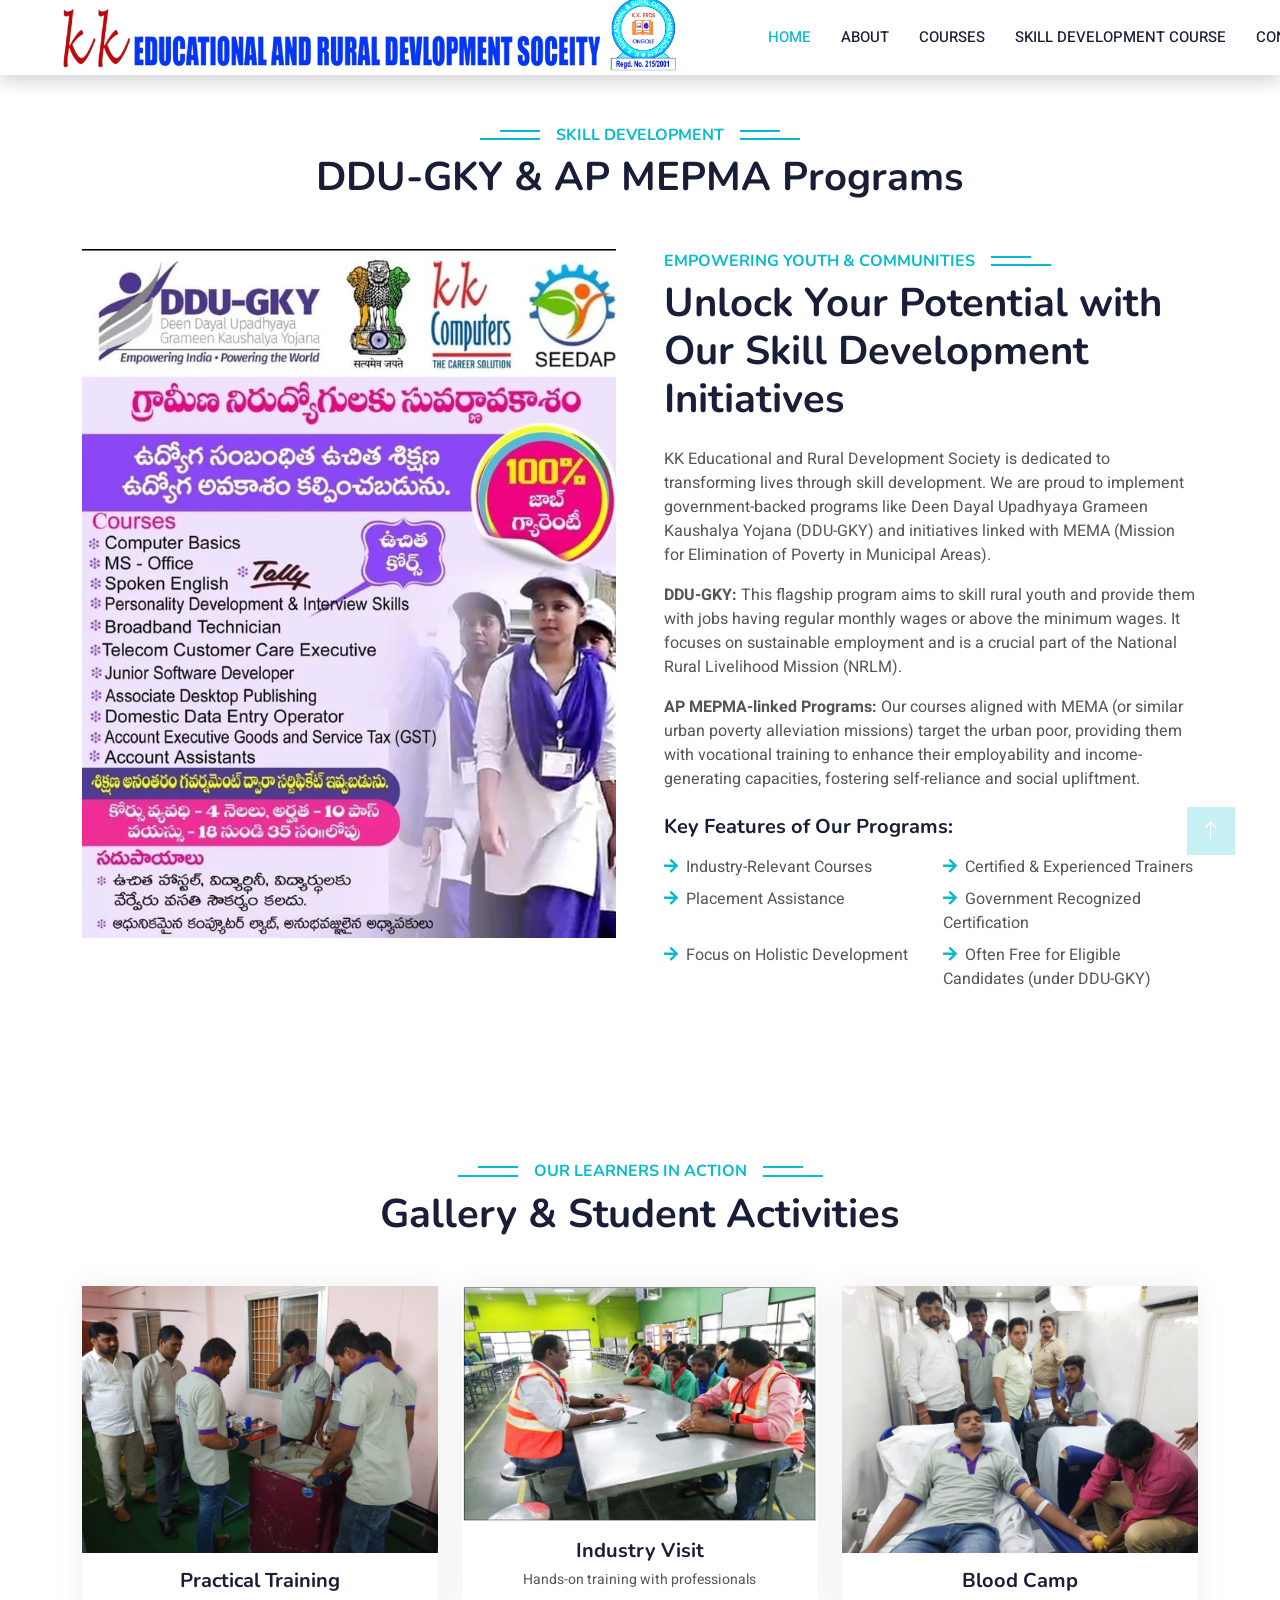
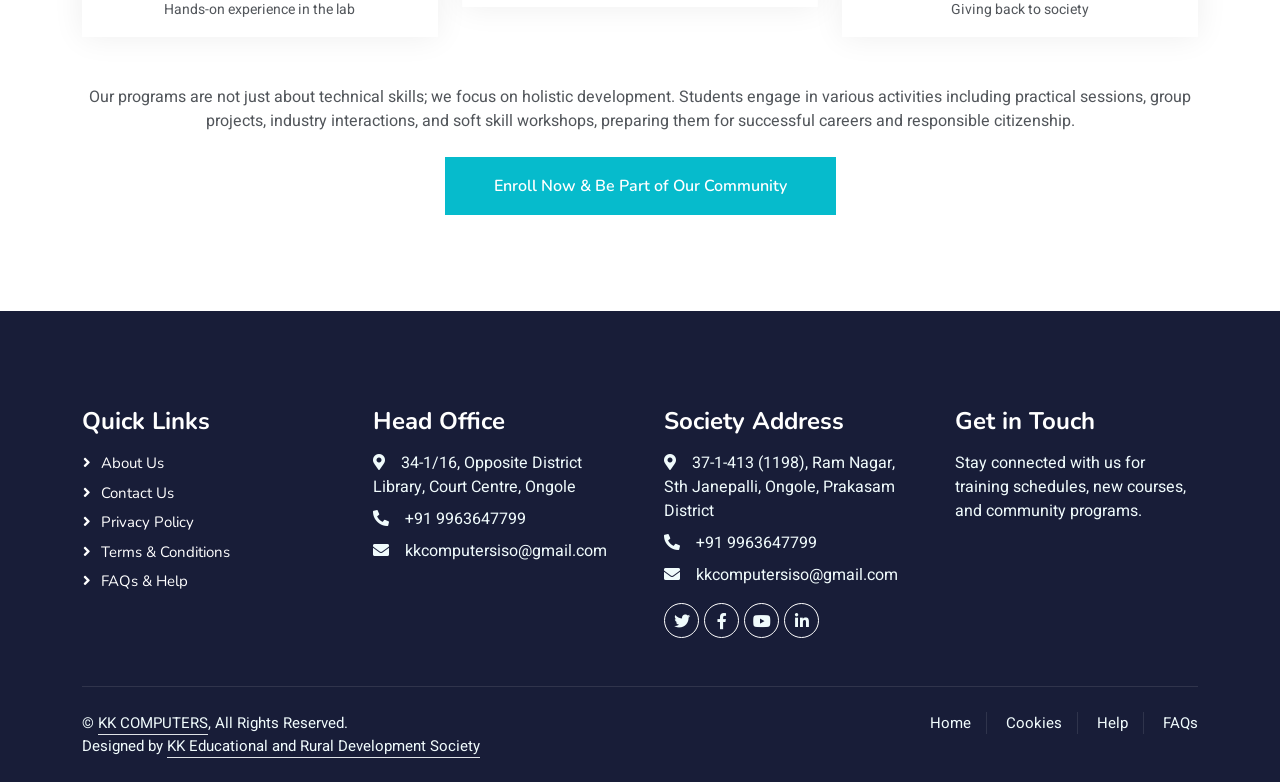
<file: skill.html>
<!DOCTYPE html>
<html lang="en">

<head>
    <meta charset="utf-8">
    <title>KK EDUCATIONAL AND RURAL DEVELOPMENT SOCIETY</title> <!-- Corrected "SOCEITY" to "SOCIETY" -->
    <meta content="width=device-width, initial-scale=1.0" name="viewport">
    <meta content="" name="keywords">
    <meta content="" name="description">

    <!-- Favicon -->
    <link href="img/favicon.ico" rel="icon">

    <!-- Google Web Fonts -->
    <link rel="preconnect" href="https://fonts.googleapis.com">
    <link rel="preconnect" href="https://fonts.gstatic.com" crossorigin>
    <link href="https://fonts.googleapis.com/css2?family=Heebo:wght@400;500;600&family=Nunito:wght@600;700;800&display=swap" rel="stylesheet">

    <!-- Icon Font Stylesheet -->
    <link href="https://cdnjs.cloudflare.com/ajax/libs/font-awesome/5.10.0/css/all.min.css" rel="stylesheet">
    <link href="https://cdn.jsdelivr.net/npm/bootstrap-icons@1.4.1/font/bootstrap-icons.css" rel="stylesheet">

    <!-- Libraries Stylesheet -->
    <link href="lib/animate/animate.min.css" rel="stylesheet">
    <link href="lib/owlcarousel/assets/owl.carousel.min.css" rel="stylesheet">

    <!-- Customized Bootstrap Stylesheet -->
    <link href="css/bootstrap.min.css" rel="stylesheet">

    <!-- Template Stylesheet -->
    <link href="css/style.css" rel="stylesheet">
</head>
<audio src="WELCOME TO KK EDUCAT.m4a" autoplay></audio>
<body>
    <!-- Spinner Start -->
    <div id="spinner" class="show bg-white position-fixed translate-middle w-100 vh-100 top-50 start-50 d-flex align-items-center justify-content-center">
        <div class="spinner-border text-primary" style="width: 3rem; height: 3rem;" role="status">
            <span class="sr-only">Loading...</span>
        </div>
    </div>
    <!-- Spinner End -->

    <!-- Navbar Start -->
    <nav class="navbar navbar-expand-lg bg-white navbar-light shadow sticky-top p-0">
        <a href="index.html" class="navbar-brand d-flex align-items-center px-4 px-lg-5">
            <img src="img/2kk.png" alt="Company Logo" class="logo-img">
            <style>
                .logo-img {
              height: 300%;
              max-height: 110px;  /* adjust to your preferred height */
              width: auto;
              object-fit: contain;
              display: block;
            }
            </style>
        </a>
        <button type="button" class="navbar-toggler me-4" data-bs-toggle="collapse" data-bs-target="#navbarCollapse">
            <span class="navbar-toggler-icon"></span>
        </button>
         <div class="navbar-nav ms-auto p-4 p-lg-0">
                <a href="index.html" class="nav-item nav-link active">Home</a>
                <a href="about.html" class="nav-item nav-link">About</a>
                <a href="courses.html" class="nav-item nav-link">Courses</a>
<a href="skill.html" class="nav-item nav-link">Skill Development Course</a>
                <a href="contact.html" class="nav-item nav-link">Contact</a>
            </div>
<a href="lms.html" class="btn btn-primary py-4 px-lg-5 d-none d-lg-block">
  E-Learning<i class="fa fa-arrow-right ms-3"></i>
</a>        </div>
    </nav>
    <style>
         .nav-item.nav-link {
    white-space: nowrap;
    overflow: hidden;
    text-overflow: ellipsis; /* optional: to add ... if overflow */
}
    </style>
    <!-- Navbar End -->

    <!-- ***** START: DDU-GKY MEMA Skill Development Section ***** -->
    <div class="container-xxl py-5">
        <div class="container">
            <div class="text-center wow fadeInUp" data-wow-delay="0.1s">
                <h6 class="section-title bg-white text-center text-primary px-3">Skill Development</h6>
                <h1 class="mb-5">DDU-GKY & AP MEPMA Programs</h1>
            </div>
            <div class="row g-5">
                <div class="col-lg-6 wow fadeInUp" data-wow-delay="0.1s" style="min-height: 400px;">
                    <div class="position-relative h-100">
                        <!-- IMPORTANT: Replace 'img/skill-development-ddugky-mema.jpg' with the actual path to your image -->
                        <img class="img-fluid position-absolute w-100 h-70" src="img/skill-development-ddugky-mema.jpg" alt="Skill Development Training - DDU-GKY MEMA" style="object-fit: cover;">
                    </div>
                </div>
                <div class="col-lg-6 wow fadeInUp" data-wow-delay="0.3s">
                    <h6 class="section-title bg-white text-start text-primary pe-3">Empowering Youth & Communities</h6>
                    <h1 class="mb-4">Unlock Your Potential with Our Skill Development Initiatives</h1>
                    <p class="mb-3">
                        KK Educational and Rural Development Society is dedicated to transforming lives through skill development. We are proud to implement government-backed programs like Deen Dayal Upadhyaya Grameen Kaushalya Yojana (DDU-GKY) and initiatives linked with MEMA (Mission for Elimination of Poverty in Municipal Areas).
                    </p>
                    <p class="mb-3">
                        <strong>DDU-GKY:</strong> This flagship program aims to skill rural youth and provide them with jobs having regular monthly wages or above the minimum wages. It focuses on sustainable employment and is a crucial part of the National Rural Livelihood Mission (NRLM).
                    </p>
                    <p class="mb-4">
                        <strong> AP MEPMA-linked Programs:</strong> Our courses aligned with MEMA (or similar urban poverty alleviation missions) target the urban poor, providing them with vocational training to enhance their employability and income-generating capacities, fostering self-reliance and social upliftment.
                    </p>
                    <h5 class="mb-3">Key Features of Our Programs:</h5>
                    <div class="row gy-2 gx-4 mb-4">
                        <div class="col-sm-6">
                            <p class="mb-0"><i class="fa fa-arrow-right text-primary me-2"></i>Industry-Relevant Courses</p>
                        </div>
                        <div class="col-sm-6">
                            <p class="mb-0"><i class="fa fa-arrow-right text-primary me-2"></i>Certified & Experienced Trainers</p>
                        </div>
                        <div class="col-sm-6">
                            <p class="mb-0"><i class="fa fa-arrow-right text-primary me-2"></i>Placement Assistance</p>
                        </div>
                        <div class="col-sm-6">
                            <p class="mb-0"><i class="fa fa-arrow-right text-primary me-2"></i>Government Recognized Certification</p>
                        </div>
                        <div class="col-sm-6">
                            <p class="mb-0"><i class="fa fa-arrow-right text-primary me-2"></i>Focus on Holistic Development</p>
                        </div>
                        <div class="col-sm-6">
                            <p class="mb-0"><i class="fa fa-arrow-right text-primary me-2"></i>Often Free for Eligible Candidates (under DDU-GKY)</p>
                        </div>
                    </div>
                </div>
            </div>
        </div>
    </div>
        <!-- Skill Development Section End (from your provided code) -->
            </div>
        </div>
    </div>
    <!-- Skill Development Section End -->
<br 
<br>
<br>

    <!-- Student Activities & Gallery Start -->
    <div class="container-xxl py-5">
        <div class="container">
            <div class="text-center wow fadeInUp" data-wow-delay="0.1s">
                <h6 class="section-title bg-white text-center text-primary px-3">Our Learners in Action</h6>
                <h1 class="mb-5">Gallery & Student Activities</h1>
            </div>
            <div class="row g-4">
                <!-- Gallery Item 1 -->
                <div class="col-lg-4 col-md-6 wow fadeInUp" data-wow-delay="0.1s">
                    <div class="gallery-item rounded overflow-hidden">
                        <div class="position-relative">
                            <!-- IMPORTANT: Replace 'img/gallery/activity-1.jpg' with your actual image path -->
                            <img class="img-fluid w-100" src="img/a1.jpg" alt="Student Activity 1 - Practical Training">
                            <div class="gallery-overlay">
                                <a class="btn btn-square btn-outline-light mx-1" href="img/a1.jpg" data-lightbox="gallery" data-title="Practical Training Session">
                                    <i class="fa fa-eye"></i>
                                </a>
                            </div>
                        </div>
                        <div class="py-3 px-4 text-center">
                            <h5 class="mb-1">Practical Training</h5>
                            <small>Hands-on experience in the lab</small>
                        </div>
                    </div>
                </div>

            
<div class="col-lg-4 col-md-6 wow fadeInUp" data-wow-delay="0.1s">
    <div class="gallery-item rounded overflow-hidden">
        <div class="position-relative">
            <!-- Correct image source path and lightbox settings -->
            <img class="img-fluid gallery-img" src="img/a2.jpg" alt="Industry Visit - Training Session">
            <div class="gallery-overlay">
                <a class="btn btn-square btn-outline-light mx-1" href="img/a2.jpg" data-lightbox="gallery" data-title="Industry Visit - Hands-on Learning">
                    <i class="fa fa-eye"></i>
                </a>
            </div>
        </div>
        <div class="py-3 px-4 text-center">
            <h5 class="mb-1">Industry Visit</h5>
            <small>Hands-on training with professionals</small>
        </div>
    </div>
</div>


                <!-- Gallery Item 6 -->
                <div class="col-lg-4 col-md-6 wow fadeInUp" data-wow-delay="0.5s">
                    <div class="gallery-item rounded overflow-hidden">
                        <div class="position-relative">
                            <!-- IMPORTANT: Replace 'img/gallery/activity-6.jpg' with your actual image path -->
                            <img class="img-fluid w-100" src="img/blood.jpg" alt="Student Activity 6 - Community Engagement">
                            <div class="gallery-overlay">
                                <a class="btn btn-square btn-outline-light mx-1" href="img/blood.jpg" data-lightbox="gallery" data-title="Community Engagement Program">
                                    <i class="fa fa-eye"></i>
                                </a>
                            </div>
                        </div>
                        <div class="py-3 px-4 text-center">
                            <h5 class="mb-1">Blood Camp</h5>
                            <small>Giving back to society</small>
                        </div>
                    </div>
                </div>
            </div>
             <div class="text-center wow fadeInUp mt-5" data-wow-delay="0.7s">
                <p class="mb-4">
                    Our programs are not just about technical skills; we focus on holistic development. Students engage in various activities including practical sessions, group projects, industry interactions, and soft skill workshops, preparing them for successful careers and responsible citizenship.
                </p>
<a class="btn btn-primary py-3 px-5" href="contact.html">Enroll Now & Be Part of Our Community</a>
            </div>
        </div>
    </div>
    <!-- Student Activities & Gallery End -->

    <!-- Add this CSS to your stylesheet for the gallery overlay effect -->
    <style>
        .gallery-item {
            box-shadow: 0 0 30px rgba(0, 0, 0, .07);
            transition: .5s;
        }

        .gallery-item:hover {
            box-shadow: 0 0 45px rgba(0, 0, 0, .15);
        }
        
        .gallery-item .position-relative {
            overflow: hidden; /* Ensures image zoom stays within bounds */
        }

        .gallery-item img {
            transition: .5s;
            /* Ensure images have a consistent height or aspect ratio if needed */
            /* Example: height: 250px; object-fit: cover; */
        }

        .gallery-item:hover img {
            transform: scale(1.1);
        }

        .gallery-overlay {
            position: absolute;
            width: 100%;
            height: 100%;
            top: 0;
            left: 0;
            display: flex;
            align-items: center;
            justify-content: center;
            background: rgba(var(--bs-primary-rgb), .7); /* Use your theme's primary color */
            opacity: 0;
            transition: .5s;
            z-index: 1;
        }

        .gallery-item:hover .gallery-overlay {
            opacity: 1;
        }

        .gallery-item .btn-square { /* Style for the view button */
            width: 40px;
            height: 40px;
            padding: 0;
            display: flex;
            align-items: center;
            justify-content: center;
            font-weight: normal;
            border-radius: 50px; /* Makes it circular */
        }
    </style>
    <!-- ***** END: DDU-GKY MEMA Skill Development Section ***** -->

    <!-- Footer Start -->
    <div class="container-fluid bg-dark text-light footer pt-5 mt-5 wow fadeIn" data-wow-delay="0.1s">
        <div class="container py-5">
            <div class="row g-5">

                <!-- Quick Links -->
                <div class="col-lg-3 col-md-6">
                    <h4 class="text-white mb-3">Quick Links</h4>
                    <a class="btn btn-link" href="about.html">About Us</a>
                    <a class="btn btn-link" href="contact.html">Contact Us</a>
                    <a class="btn btn-link" href="privacy-policy.html">Privacy Policy</a>
                    <a class="btn btn-link" href="">Terms & Conditions</a>
                    <a class="btn btn-link" href="">FAQs & Help</a>
                </div>

                <!-- Head Office -->
                <div class="col-lg-3 col-md-6">
                    <h4 class="text-white mb-3">Head Office</h4>
                    <p class="mb-2"><i class="fa fa-map-marker-alt me-3"></i>34-1/16, Opposite District Library, Court Centre, Ongole</p>
                    <p class="mb-2"><i class="fa fa-phone-alt me-3"></i>+91 9963647799</p>
                    <p class="mb-2"><i class="fa fa-envelope me-3"></i>kkcomputersiso@gmail.com</p>
                </div>

                <!-- Society Address -->
                <div class="col-lg-3 col-md-6">
                    <h4 class="text-white mb-3">Society Address</h4>
                    <p class="mb-2"><i class="fa fa-map-marker-alt me-3"></i>37-1-413 (1198), Ram Nagar, Sth Janepalli, Ongole, Prakasam District</p>
                    <p class="mb-2"><i class="fa fa-phone-alt me-3"></i>+91 9963647799</p>
                    <p class="mb-2"><i class="fa fa-envelope me-3"></i>kkcomputersiso@gmail.com</p>
                    <div class="d-flex pt-2">
                        <a class="btn btn-outline-light btn-social" href="#"><i class="fab fa-twitter"></i></a>
                        <a class="btn btn-outline-light btn-social" href="#"><i class="fab fa-facebook-f"></i></a>
                        <a class="btn btn-outline-light btn-social" href="#"><i class="fab fa-youtube"></i></a>
                        <a class="btn btn-outline-light btn-social" href="#"><i class="fab fa-linkedin-in"></i></a>
                    </div>
                </div>

                <!-- Optional Section (empty or use for newsletter/contact form later) -->
                <div class="col-lg-3 col-md-6">
                    <h4 class="text-white mb-3">Get in Touch</h4>
                    <p>Stay connected with us for training schedules, new courses, and community programs.</p>
                    <!-- You could add a newsletter signup form here later -->
                </div>

            </div>
        </div>

        <!-- Copyright -->
        <div class="container">
            <div class="copyright">
                <div class="row">
                    <div class="col-md-6 text-center text-md-start mb-3 mb-md-0">
                        © <a class="border-bottom" href="#">KK COMPUTERS</a>, All Rights Reserved.
                        <br>
                        Designed by <a class="border-bottom" href="https://kk-computers.in">KK Educational and Rural Development Society</a>
                    </div>
                    <div class="col-md-6 text-center text-md-end">
                        <div class="footer-menu">
                            <a href="index.html">Home</a>
                            <a href="#">Cookies</a>
                            <a href="#">Help</a>
                            <a href="#">FAQs</a>
                        </div>
                    </div>
                </div>
            </div>
        </div>
    </div>
    <!-- Footer End -->

    <!-- Back to Top -->
    <a href="#" class="btn btn-lg btn-primary btn-lg-square back-to-top"><i class="bi bi-arrow-up"></i></a>

    <!-- JavaScript Libraries -->
    <script src="https://code.jquery.com/jquery-3.4.1.min.js"></script>
    <script src="https://cdn.jsdelivr.net/npm/bootstrap@5.0.0/dist/js/bootstrap.bundle.min.js"></script>
    <script src="lib/wow/wow.min.js"></script>
    <script src="lib/easing/easing.min.js"></script>
    <script src="lib/waypoints/waypoints.min.js"></script>
    <script src="lib/owlcarousel/owl.carousel.min.js"></script>

    <!-- Template Javascript -->
    <script src="js/main.js"></script>
</body>
</html>
</file>
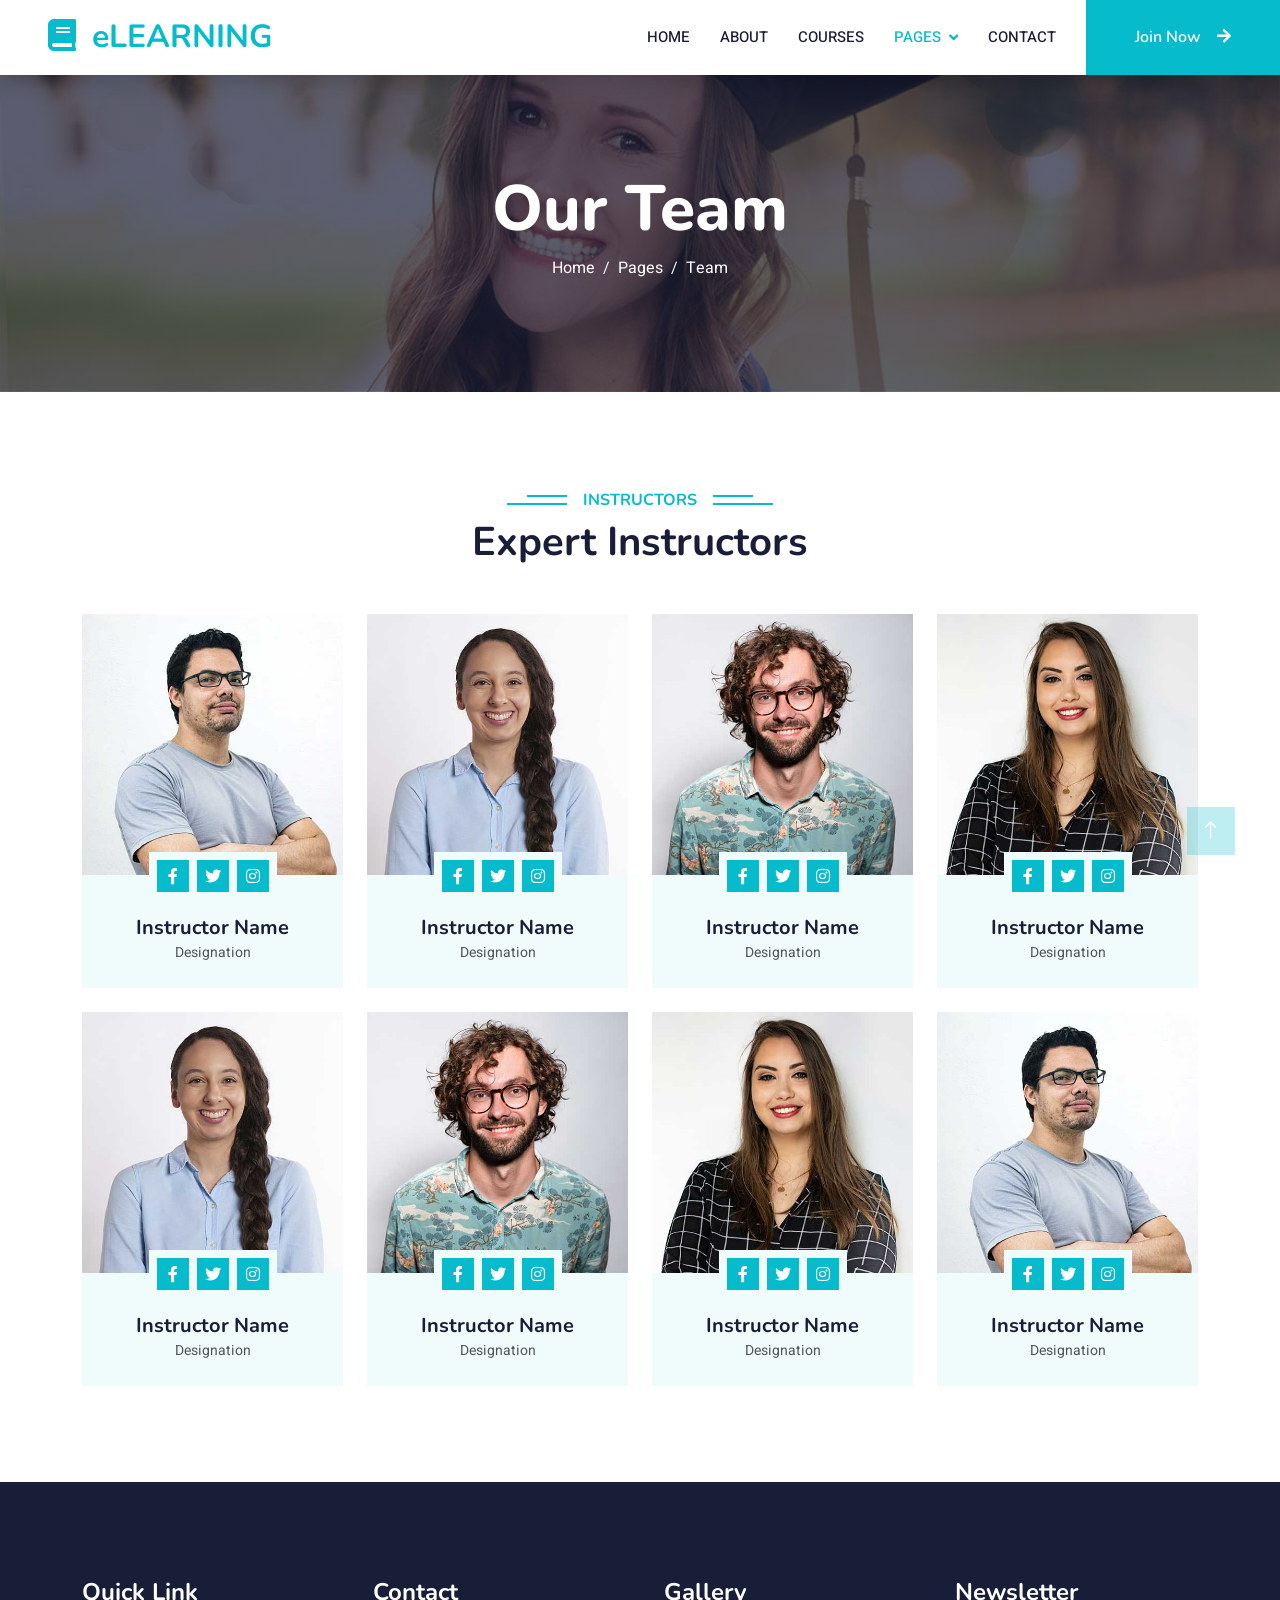
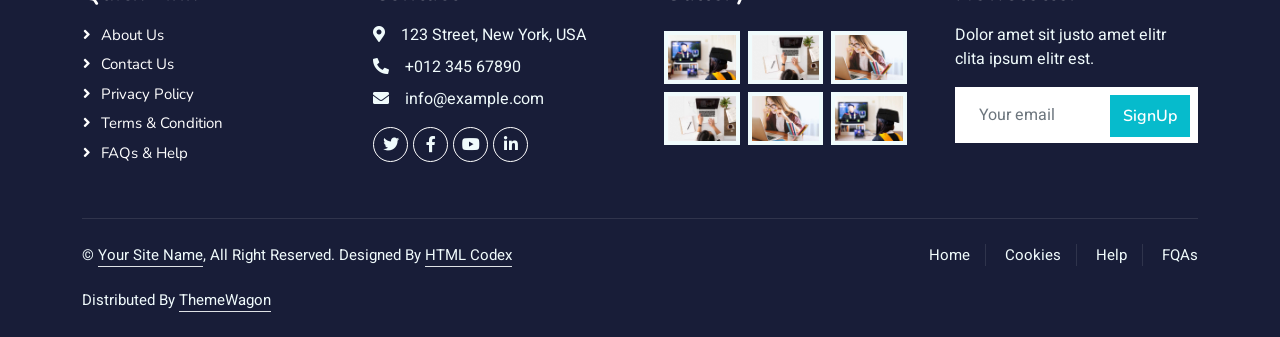
<file: team.html>
<!DOCTYPE html>
<html lang="en">

<head>
    <meta charset="utf-8">
    <title>eLEARNING - eLearning HTML Template</title>
    <meta content="width=device-width, initial-scale=1.0" name="viewport">
    <meta content="" name="keywords">
    <meta content="" name="description">

    <!-- Favicon -->
    <link href="img/favicon.ico" rel="icon">

    <!-- Google Web Fonts -->
    <link rel="preconnect" href="https://fonts.googleapis.com">
    <link rel="preconnect" href="https://fonts.gstatic.com" crossorigin>
    <link href="https://fonts.googleapis.com/css2?family=Heebo:wght@400;500;600&family=Nunito:wght@600;700;800&display=swap" rel="stylesheet">

    <!-- Icon Font Stylesheet -->
    <link href="https://cdnjs.cloudflare.com/ajax/libs/font-awesome/5.10.0/css/all.min.css" rel="stylesheet">
    <link href="https://cdn.jsdelivr.net/npm/bootstrap-icons@1.4.1/font/bootstrap-icons.css" rel="stylesheet">

    <!-- Libraries Stylesheet -->
    <link href="lib/animate/animate.min.css" rel="stylesheet">
    <link href="lib/owlcarousel/assets/owl.carousel.min.css" rel="stylesheet">

    <!-- Customized Bootstrap Stylesheet -->
    <link href="css/bootstrap.min.css" rel="stylesheet">

    <!-- Template Stylesheet -->
    <link href="css/style.css" rel="stylesheet">
</head>

<body>
    <!-- Spinner Start -->
    <div id="spinner" class="show bg-white position-fixed translate-middle w-100 vh-100 top-50 start-50 d-flex align-items-center justify-content-center">
        <div class="spinner-border text-primary" style="width: 3rem; height: 3rem;" role="status">
            <span class="sr-only">Loading...</span>
        </div>
    </div>
    <!-- Spinner End -->


    <!-- Navbar Start -->
    <nav class="navbar navbar-expand-lg bg-white navbar-light shadow sticky-top p-0">
        <a href="index.html" class="navbar-brand d-flex align-items-center px-4 px-lg-5">
            <h2 class="m-0 text-primary"><i class="fa fa-book me-3"></i>eLEARNING</h2>
        </a>
        <button type="button" class="navbar-toggler me-4" data-bs-toggle="collapse" data-bs-target="#navbarCollapse">
            <span class="navbar-toggler-icon"></span>
        </button>
        <div class="collapse navbar-collapse" id="navbarCollapse">
            <div class="navbar-nav ms-auto p-4 p-lg-0">
                <a href="index.html" class="nav-item nav-link">Home</a>
                <a href="about.html" class="nav-item nav-link">About</a>
                <a href="courses.html" class="nav-item nav-link">Courses</a>
                <div class="nav-item dropdown">
                    <a href="#" class="nav-link dropdown-toggle active" data-bs-toggle="dropdown">Pages</a>
                    <div class="dropdown-menu fade-down m-0">
                        <a href="team.html" class="dropdown-item active">Our Team</a>
                        <a href="testimonial.html" class="dropdown-item">Testimonial</a>
                        <a href="404.html" class="dropdown-item">404 Page</a>
                    </div>
                </div>
                <a href="contact.html" class="nav-item nav-link">Contact</a>
            </div>
            <a href="" class="btn btn-primary py-4 px-lg-5 d-none d-lg-block">Join Now<i class="fa fa-arrow-right ms-3"></i></a>
        </div>
    </nav>
    <!-- Navbar End -->


    <!-- Header Start -->
    <div class="container-fluid bg-primary py-5 mb-5 page-header">
        <div class="container py-5">
            <div class="row justify-content-center">
                <div class="col-lg-10 text-center">
                    <h1 class="display-3 text-white animated slideInDown">Our Team</h1>
                    <nav aria-label="breadcrumb">
                        <ol class="breadcrumb justify-content-center">
                            <li class="breadcrumb-item"><a class="text-white" href="#">Home</a></li>
                            <li class="breadcrumb-item"><a class="text-white" href="#">Pages</a></li>
                            <li class="breadcrumb-item text-white active" aria-current="page">Team</li>
                        </ol>
                    </nav>
                </div>
            </div>
        </div>
    </div>
    <!-- Header End -->


    <!-- Team Start -->
    <div class="container-xxl py-5">
        <div class="container">
            <div class="text-center wow fadeInUp" data-wow-delay="0.1s">
                <h6 class="section-title bg-white text-center text-primary px-3">Instructors</h6>
                <h1 class="mb-5">Expert Instructors</h1>
            </div>
            <div class="row g-4">
                <div class="col-lg-3 col-md-6 wow fadeInUp" data-wow-delay="0.1s">
                    <div class="team-item bg-light">
                        <div class="overflow-hidden">
                            <img class="img-fluid" src="img/team-1.jpg" alt="">
                        </div>
                        <div class="position-relative d-flex justify-content-center" style="margin-top: -23px;">
                            <div class="bg-light d-flex justify-content-center pt-2 px-1">
                                <a class="btn btn-sm-square btn-primary mx-1" href=""><i class="fab fa-facebook-f"></i></a>
                                <a class="btn btn-sm-square btn-primary mx-1" href=""><i class="fab fa-twitter"></i></a>
                                <a class="btn btn-sm-square btn-primary mx-1" href=""><i class="fab fa-instagram"></i></a>
                            </div>
                        </div>
                        <div class="text-center p-4">
                            <h5 class="mb-0">Instructor Name</h5>
                            <small>Designation</small>
                        </div>
                    </div>
                </div>
                <div class="col-lg-3 col-md-6 wow fadeInUp" data-wow-delay="0.3s">
                    <div class="team-item bg-light">
                        <div class="overflow-hidden">
                            <img class="img-fluid" src="img/team-2.jpg" alt="">
                        </div>
                        <div class="position-relative d-flex justify-content-center" style="margin-top: -23px;">
                            <div class="bg-light d-flex justify-content-center pt-2 px-1">
                                <a class="btn btn-sm-square btn-primary mx-1" href=""><i class="fab fa-facebook-f"></i></a>
                                <a class="btn btn-sm-square btn-primary mx-1" href=""><i class="fab fa-twitter"></i></a>
                                <a class="btn btn-sm-square btn-primary mx-1" href=""><i class="fab fa-instagram"></i></a>
                            </div>
                        </div>
                        <div class="text-center p-4">
                            <h5 class="mb-0">Instructor Name</h5>
                            <small>Designation</small>
                        </div>
                    </div>
                </div>
                <div class="col-lg-3 col-md-6 wow fadeInUp" data-wow-delay="0.5s">
                    <div class="team-item bg-light">
                        <div class="overflow-hidden">
                            <img class="img-fluid" src="img/team-3.jpg" alt="">
                        </div>
                        <div class="position-relative d-flex justify-content-center" style="margin-top: -23px;">
                            <div class="bg-light d-flex justify-content-center pt-2 px-1">
                                <a class="btn btn-sm-square btn-primary mx-1" href=""><i class="fab fa-facebook-f"></i></a>
                                <a class="btn btn-sm-square btn-primary mx-1" href=""><i class="fab fa-twitter"></i></a>
                                <a class="btn btn-sm-square btn-primary mx-1" href=""><i class="fab fa-instagram"></i></a>
                            </div>
                        </div>
                        <div class="text-center p-4">
                            <h5 class="mb-0">Instructor Name</h5>
                            <small>Designation</small>
                        </div>
                    </div>
                </div>
                <div class="col-lg-3 col-md-6 wow fadeInUp" data-wow-delay="0.7s">
                    <div class="team-item bg-light">
                        <div class="overflow-hidden">
                            <img class="img-fluid" src="img/team-4.jpg" alt="">
                        </div>
                        <div class="position-relative d-flex justify-content-center" style="margin-top: -23px;">
                            <div class="bg-light d-flex justify-content-center pt-2 px-1">
                                <a class="btn btn-sm-square btn-primary mx-1" href=""><i class="fab fa-facebook-f"></i></a>
                                <a class="btn btn-sm-square btn-primary mx-1" href=""><i class="fab fa-twitter"></i></a>
                                <a class="btn btn-sm-square btn-primary mx-1" href=""><i class="fab fa-instagram"></i></a>
                            </div>
                        </div>
                        <div class="text-center p-4">
                            <h5 class="mb-0">Instructor Name</h5>
                            <small>Designation</small>
                        </div>
                    </div>
                </div>
                <div class="col-lg-3 col-md-6 wow fadeInUp" data-wow-delay="0.1s">
                    <div class="team-item bg-light">
                        <div class="overflow-hidden">
                            <img class="img-fluid" src="img/team-2.jpg" alt="">
                        </div>
                        <div class="position-relative d-flex justify-content-center" style="margin-top: -23px;">
                            <div class="bg-light d-flex justify-content-center pt-2 px-1">
                                <a class="btn btn-sm-square btn-primary mx-1" href=""><i class="fab fa-facebook-f"></i></a>
                                <a class="btn btn-sm-square btn-primary mx-1" href=""><i class="fab fa-twitter"></i></a>
                                <a class="btn btn-sm-square btn-primary mx-1" href=""><i class="fab fa-instagram"></i></a>
                            </div>
                        </div>
                        <div class="text-center p-4">
                            <h5 class="mb-0">Instructor Name</h5>
                            <small>Designation</small>
                        </div>
                    </div>
                </div>
                <div class="col-lg-3 col-md-6 wow fadeInUp" data-wow-delay="0.3s">
                    <div class="team-item bg-light">
                        <div class="overflow-hidden">
                            <img class="img-fluid" src="img/team-3.jpg" alt="">
                        </div>
                        <div class="position-relative d-flex justify-content-center" style="margin-top: -23px;">
                            <div class="bg-light d-flex justify-content-center pt-2 px-1">
                                <a class="btn btn-sm-square btn-primary mx-1" href=""><i class="fab fa-facebook-f"></i></a>
                                <a class="btn btn-sm-square btn-primary mx-1" href=""><i class="fab fa-twitter"></i></a>
                                <a class="btn btn-sm-square btn-primary mx-1" href=""><i class="fab fa-instagram"></i></a>
                            </div>
                        </div>
                        <div class="text-center p-4">
                            <h5 class="mb-0">Instructor Name</h5>
                            <small>Designation</small>
                        </div>
                    </div>
                </div>
                <div class="col-lg-3 col-md-6 wow fadeInUp" data-wow-delay="0.5s">
                    <div class="team-item bg-light">
                        <div class="overflow-hidden">
                            <img class="img-fluid" src="img/team-4.jpg" alt="">
                        </div>
                        <div class="position-relative d-flex justify-content-center" style="margin-top: -23px;">
                            <div class="bg-light d-flex justify-content-center pt-2 px-1">
                                <a class="btn btn-sm-square btn-primary mx-1" href=""><i class="fab fa-facebook-f"></i></a>
                                <a class="btn btn-sm-square btn-primary mx-1" href=""><i class="fab fa-twitter"></i></a>
                                <a class="btn btn-sm-square btn-primary mx-1" href=""><i class="fab fa-instagram"></i></a>
                            </div>
                        </div>
                        <div class="text-center p-4">
                            <h5 class="mb-0">Instructor Name</h5>
                            <small>Designation</small>
                        </div>
                    </div>
                </div>
                <div class="col-lg-3 col-md-6 wow fadeInUp" data-wow-delay="0.7s">
                    <div class="team-item bg-light">
                        <div class="overflow-hidden">
                            <img class="img-fluid" src="img/team-1.jpg" alt="">
                        </div>
                        <div class="position-relative d-flex justify-content-center" style="margin-top: -23px;">
                            <div class="bg-light d-flex justify-content-center pt-2 px-1">
                                <a class="btn btn-sm-square btn-primary mx-1" href=""><i class="fab fa-facebook-f"></i></a>
                                <a class="btn btn-sm-square btn-primary mx-1" href=""><i class="fab fa-twitter"></i></a>
                                <a class="btn btn-sm-square btn-primary mx-1" href=""><i class="fab fa-instagram"></i></a>
                            </div>
                        </div>
                        <div class="text-center p-4">
                            <h5 class="mb-0">Instructor Name</h5>
                            <small>Designation</small>
                        </div>
                    </div>
                </div>
            </div>
        </div>
    </div>
    <!-- Team End -->
        

    <!-- Footer Start -->
    <div class="container-fluid bg-dark text-light footer pt-5 mt-5 wow fadeIn" data-wow-delay="0.1s">
        <div class="container py-5">
            <div class="row g-5">
                <div class="col-lg-3 col-md-6">
                    <h4 class="text-white mb-3">Quick Link</h4>
                    <a class="btn btn-link" href="">About Us</a>
                    <a class="btn btn-link" href="">Contact Us</a>
                    <a class="btn btn-link" href="privacy-policy.html">Privacy Policy</a>
                    <a class="btn btn-link" href="">Terms & Condition</a>
                    <a class="btn btn-link" href="">FAQs & Help</a>
                </div>
                <div class="col-lg-3 col-md-6">
                    <h4 class="text-white mb-3">Contact</h4>
                    <p class="mb-2"><i class="fa fa-map-marker-alt me-3"></i>123 Street, New York, USA</p>
                    <p class="mb-2"><i class="fa fa-phone-alt me-3"></i>+012 345 67890</p>
                    <p class="mb-2"><i class="fa fa-envelope me-3"></i>info@example.com</p>
                    <div class="d-flex pt-2">
                        <a class="btn btn-outline-light btn-social" href=""><i class="fab fa-twitter"></i></a>
                        <a class="btn btn-outline-light btn-social" href=""><i class="fab fa-facebook-f"></i></a>
                        <a class="btn btn-outline-light btn-social" href=""><i class="fab fa-youtube"></i></a>
                        <a class="btn btn-outline-light btn-social" href=""><i class="fab fa-linkedin-in"></i></a>
                    </div>
                </div>
                <div class="col-lg-3 col-md-6">
                    <h4 class="text-white mb-3">Gallery</h4>
                    <div class="row g-2 pt-2">
                        <div class="col-4">
                            <img class="img-fluid bg-light p-1" src="img/course-1.jpg" alt="">
                        </div>
                        <div class="col-4">
                            <img class="img-fluid bg-light p-1" src="img/course-2.jpg" alt="">
                        </div>
                        <div class="col-4">
                            <img class="img-fluid bg-light p-1" src="img/course-3.jpg" alt="">
                        </div>
                        <div class="col-4">
                            <img class="img-fluid bg-light p-1" src="img/course-2.jpg" alt="">
                        </div>
                        <div class="col-4">
                            <img class="img-fluid bg-light p-1" src="img/course-3.jpg" alt="">
                        </div>
                        <div class="col-4">
                            <img class="img-fluid bg-light p-1" src="img/course-1.jpg" alt="">
                        </div>
                    </div>
                </div>
                <div class="col-lg-3 col-md-6">
                    <h4 class="text-white mb-3">Newsletter</h4>
                    <p>Dolor amet sit justo amet elitr clita ipsum elitr est.</p>
                    <div class="position-relative mx-auto" style="max-width: 400px;">
                        <input class="form-control border-0 w-100 py-3 ps-4 pe-5" type="text" placeholder="Your email">
                        <button type="button" class="btn btn-primary py-2 position-absolute top-0 end-0 mt-2 me-2">SignUp</button>
                    </div>
                </div>
            </div>
        </div>
        <div class="container">
            <div class="copyright">
                <div class="row">
                    <div class="col-md-6 text-center text-md-start mb-3 mb-md-0">
                        &copy; <a class="border-bottom" href="#">Your Site Name</a>, All Right Reserved.

                        <!--/*** This template is free as long as you keep the footer author’s credit link/attribution link/backlink. If you'd like to use the template without the footer author’s credit link/attribution link/backlink, you can purchase the Credit Removal License from "https://htmlcodex.com/credit-removal". Thank you for your support. ***/-->
                        Designed By <a class="border-bottom" href="https://htmlcodex.com">HTML Codex</a><br><br>
                        Distributed By <a class="border-bottom" href="https://themewagon.com">ThemeWagon</a>
                    </div>
                    <div class="col-md-6 text-center text-md-end">
                        <div class="footer-menu">
                            <a href="">Home</a>
                            <a href="">Cookies</a>
                            <a href="">Help</a>
                            <a href="">FQAs</a>
                        </div>
                    </div>
                </div>
            </div>
        </div>
    </div>
    <!-- Footer End -->


    <!-- Back to Top -->
    <a href="#" class="btn btn-lg btn-primary btn-lg-square back-to-top"><i class="bi bi-arrow-up"></i></a>


    <!-- JavaScript Libraries -->
    <script src="https://code.jquery.com/jquery-3.4.1.min.js"></script>
    <script src="https://cdn.jsdelivr.net/npm/bootstrap@5.0.0/dist/js/bootstrap.bundle.min.js"></script>
    <script src="lib/wow/wow.min.js"></script>
    <script src="lib/easing/easing.min.js"></script>
    <script src="lib/waypoints/waypoints.min.js"></script>
    <script src="lib/owlcarousel/owl.carousel.min.js"></script>

    <!-- Template Javascript -->
    <script src="js/main.js"></script>
</body>

</html>
</file>
<file: css/style.css>
/********** Template CSS **********/
:root {
    --primary: #06BBCC;
    --light: #F0FBFC;
    --dark: #181d38;
}

.fw-medium {
    font-weight: 600 !important;
}

.fw-semi-bold {
    font-weight: 700 !important;
}

.back-to-top {
    position: fixed;
    display: none;
    right: 45px;
    bottom: 45px;
    z-index: 99;
}


/*** Spinner ***/
#spinner {
    opacity: 0;
    visibility: hidden;
    transition: opacity .5s ease-out, visibility 0s linear .5s;
    z-index: 99999;
}

#spinner.show {
    transition: opacity .5s ease-out, visibility 0s linear 0s;
    visibility: visible;
    opacity: 1;
}


/*** Button ***/
.btn {
    font-family: 'Nunito', sans-serif;
    font-weight: 600;
    transition: .5s;
}

.btn.btn-primary,
.btn.btn-secondary {
    color: #FFFFFF;
}

.btn-square {
    width: 38px;
    height: 38px;
}

.btn-sm-square {
    width: 32px;
    height: 32px;
}

.btn-lg-square {
    width: 48px;
    height: 48px;
}

.btn-square,
.btn-sm-square,
.btn-lg-square {
    padding: 0;
    display: flex;
    align-items: center;
    justify-content: center;
    font-weight: normal;
    border-radius: 0px;
}


/*** Navbar ***/
.navbar .dropdown-toggle::after {
    border: none;
    content: "\f107";
    font-family: "Font Awesome 5 Free";
    font-weight: 900;
    vertical-align: middle;
    margin-left: 8px;
}

.navbar-light .navbar-nav .nav-link {
    margin-right: 30px;
    padding: 25px 0;
    color: #FFFFFF;
    font-size: 15px;
    text-transform: uppercase;
    outline: none;
}

.navbar-light .navbar-nav .nav-link:hover,
.navbar-light .navbar-nav .nav-link.active {
    color: var(--primary);
}

@media (max-width: 991.98px) {
    .navbar-light .navbar-nav .nav-link  {
        margin-right: 0;
        padding: 10px 0;
    }

    .navbar-light .navbar-nav {
        border-top: 1px solid #EEEEEE;
    }
}

.navbar-light .navbar-brand,
.navbar-light a.btn {
    height: 75px;
}

.navbar-light .navbar-nav .nav-link {
    color: var(--dark);
    font-weight: 500;
}

.navbar-light.sticky-top {
    top: -100px;
    transition: .5s;
}

@media (min-width: 992px) {
    .navbar .nav-item .dropdown-menu {
        display: block;
        margin-top: 0;
        opacity: 0;
        visibility: hidden;
        transition: .5s;
    }

    .navbar .dropdown-menu.fade-down {
        top: 100%;
        transform: rotateX(-75deg);
        transform-origin: 0% 0%;
    }

    .navbar .nav-item:hover .dropdown-menu {
        top: 100%;
        transform: rotateX(0deg);
        visibility: visible;
        transition: .5s;
        opacity: 1;
    }
}


/*** Header carousel ***/
@media (max-width: 768px) {
    .header-carousel .owl-carousel-item {
        position: relative;
        min-height: 500px;
    }
    
    .header-carousel .owl-carousel-item img {
        position: absolute;
        width: 100%;
        height: 100%;
        object-fit: cover;
    }
}

.header-carousel .owl-nav {
    position: absolute;
    top: 50%;
    right: 8%;
    transform: translateY(-50%);
    display: flex;
    flex-direction: column;
}

.header-carousel .owl-nav .owl-prev,
.header-carousel .owl-nav .owl-next {
    margin: 7px 0;
    width: 45px;
    height: 45px;
    display: flex;
    align-items: center;
    justify-content: center;
    color: #FFFFFF;
    background: transparent;
    border: 1px solid #FFFFFF;
    font-size: 22px;
    transition: .5s;
}

.header-carousel .owl-nav .owl-prev:hover,
.header-carousel .owl-nav .owl-next:hover {
    background: var(--primary);
    border-color: var(--primary);
}

.page-header {
    background: linear-gradient(rgba(24, 29, 56, .7), rgba(24, 29, 56, .7)), url(../img/carousel-1.jpg);
    background-position: center center;
    background-repeat: no-repeat;
    background-size: cover;
}

.page-header-inner {
    background: rgba(15, 23, 43, .7);
}

.breadcrumb-item + .breadcrumb-item::before {
    color: var(--light);
}


/*** Section Title ***/
.section-title {
    position: relative;
    display: inline-block;
    text-transform: uppercase;
}

.section-title::before {
    position: absolute;
    content: "";
    width: calc(100% + 80px);
    height: 2px;
    top: 4px;
    left: -40px;
    background: var(--primary);
    z-index: -1;
}

.section-title::after {
    position: absolute;
    content: "";
    width: calc(100% + 120px);
    height: 2px;
    bottom: 5px;
    left: -60px;
    background: var(--primary);
    z-index: -1;
}

.section-title.text-start::before {
    width: calc(100% + 40px);
    left: 0;
}

.section-title.text-start::after {
    width: calc(100% + 60px);
    left: 0;
}


/*** Service ***/
.service-item {
    background: var(--light);
    transition: .5s;
}

.service-item:hover {
    margin-top: -10px;
    background: var(--primary);
}

.service-item * {
    transition: .5s;
}

.service-item:hover * {
    color: var(--light) !important;
}


/*** Categories & Courses ***/
.category img,
.course-item img {
    transition: .5s;
}

.category a:hover img,
.course-item:hover img {
    transform: scale(1.1);
}


/*** Team ***/
.team-item img {
    transition: .5s;
}

.team-item:hover img {
    transform: scale(1.1);
}


/*** Testimonial ***/
.testimonial-carousel::before {
    position: absolute;
    content: "";
    top: 0;
    left: 0;
    height: 100%;
    width: 0;
    background: linear-gradient(to right, rgba(255, 255, 255, 1) 0%, rgba(255, 255, 255, 0) 100%);
    z-index: 1;
}

.testimonial-carousel::after {
    position: absolute;
    content: "";
    top: 0;
    right: 0;
    height: 100%;
    width: 0;
    background: linear-gradient(to left, rgba(255, 255, 255, 1) 0%, rgba(255, 255, 255, 0) 100%);
    z-index: 1;
}

@media (min-width: 768px) {
    .testimonial-carousel::before,
    .testimonial-carousel::after {
        width: 200px;
    }
}

@media (min-width: 992px) {
    .testimonial-carousel::before,
    .testimonial-carousel::after {
        width: 300px;
    }
}

.testimonial-carousel .owl-item .testimonial-text,
.testimonial-carousel .owl-item.center .testimonial-text * {
    transition: .5s;
}

.testimonial-carousel .owl-item.center .testimonial-text {
    background: var(--primary) !important;
}

.testimonial-carousel .owl-item.center .testimonial-text * {
    color: #FFFFFF !important;
}

.testimonial-carousel .owl-dots {
    margin-top: 24px;
    display: flex;
    align-items: flex-end;
    justify-content: center;
}

.testimonial-carousel .owl-dot {
    position: relative;
    display: inline-block;
    margin: 0 5px;
    width: 15px;
    height: 15px;
    border: 1px solid #CCCCCC;
    transition: .5s;
}

.testimonial-carousel .owl-dot.active {
    background: var(--primary);
    border-color: var(--primary);
}


/*** Footer ***/
.footer .btn.btn-social {
    margin-right: 5px;
    width: 35px;
    height: 35px;
    display: flex;
    align-items: center;
    justify-content: center;
    color: var(--light);
    font-weight: normal;
    border: 1px solid #FFFFFF;
    border-radius: 35px;
    transition: .3s;
}

.footer .btn.btn-social:hover {
    color: var(--primary);
}

.footer .btn.btn-link {
    display: block;
    margin-bottom: 5px;
    padding: 0;
    text-align: left;
    color: #FFFFFF;
    font-size: 15px;
    font-weight: normal;
    text-transform: capitalize;
    transition: .3s;
}

.footer .btn.btn-link::before {
    position: relative;
    content: "\f105";
    font-family: "Font Awesome 5 Free";
    font-weight: 900;
    margin-right: 10px;
}

.footer .btn.btn-link:hover {
    letter-spacing: 1px;
    box-shadow: none;
}

.footer .copyright {
    padding: 25px 0;
    font-size: 15px;
    border-top: 1px solid rgba(256, 256, 256, .1);
}

.footer .copyright a {
    color: var(--light);
}

.footer .footer-menu a {
    margin-right: 15px;
    padding-right: 15px;
    border-right: 1px solid rgba(255, 255, 255, .1);
}

.footer .footer-menu a:last-child {
    margin-right: 0;
    padding-right: 0;
    border-right: none;
}
</file>
<file: css/lms.css>
:root{--green:#164c39;--green-dark:#103c2e;--ink:#202b25;--muted:#758078;--border:#e4e8e1;--bg:#f7f8f4;--mint:#e6f1e8;--cream:#f0e7c9}*{box-sizing:border-box}body{margin:0;background:var(--bg);color:var(--ink);font-family:'DM Sans',sans-serif;font-size:14px}button,input,textarea{font:inherit}button,a,input,textarea{ -webkit-tap-highlight-color:transparent}button,a{touch-action:manipulation}button{cursor:pointer}a{color:inherit;text-decoration:none}button{border:0}button:disabled{cursor:wait;opacity:.6}button:focus-visible,a:focus-visible,input:focus-visible,textarea:focus-visible{outline:3px solid #a47f2e;outline-offset:4px}h1,h2,h3,p{margin:0}h1,h2,h3{font-family:Manrope,sans-serif}button[hidden],[hidden]{display:none!important}.sidebar{width:250px;position:fixed;inset:0 auto 0 0;background:#fff;border-right:1px solid var(--border);display:flex;flex-direction:column;padding:32px 22px;z-index:5}.brand{display:flex;gap:10px;align-items:center;font-family:Manrope,sans-serif;font-size:21px;font-weight:800;letter-spacing:-1px}.brand-logo{display:block;width:100%;height:auto;object-fit:contain}.brand{min-height:44px;flex-shrink:0}.workspace-label{font-size:9px;letter-spacing:1.7px;color:#92988f;margin:49px 12px 17px}.nav-item{display:flex;align-items:center;gap:13px;width:100%;background:none;padding:14px 13px;margin:3px 0;color:#6b746e;border-radius:7px;font-weight:500;font-size:13px;text-align:left;white-space:nowrap}.nav-item>span:first-child{font-size:21px;width:23px;line-height:1}.nav-item.active{background:var(--mint);color:var(--green);font-weight:700}.nav-item:hover{background:#f1f5ef}.count{margin-left:auto;background:white;border-radius:4px;padding:2px 6px;font-size:10px}.sidebar-help{background:#f7f8f2;border:1px solid #eaedde;border-radius:10px;padding:18px 16px;margin-top:auto}.help-icon{font-size:28px;color:var(--green)}.sidebar-help h3{font-size:14px;line-height:1.6;margin:8px 0}.sidebar-help p{font-size:11px;line-height:1.8;color:var(--muted)}.sidebar-help a{display:flex;justify-content:space-between;color:var(--green);font-weight:700;font-size:12px;margin-top:16px}.back-site{font-size:10px;color:var(--muted);padding:23px 0 18px;text-align:center}.sidebar-bottom{border-top:1px solid var(--border);padding-top:20px;display:flex;align-items:center;gap:11px}.avatar{background:#e9dfc8;color:var(--green);display:grid;place-items:center;width:35px;height:35px;border-radius:50%;font-weight:700;flex-shrink:0}.sidebar-bottom strong{display:block;font-size:11px;max-width:145px;overflow:hidden;text-overflow:ellipsis;white-space:nowrap}.sidebar-bottom small{display:block;font-size:9px;color:var(--muted);margin-top:5px}.app-shell{margin-left:250px}.topbar{height:89px;background:#fff;border-bottom:1px solid var(--border);display:flex;justify-content:space-between;align-items:center;padding:0 42px;gap:15px}.eyebrow{font-size:9px;font-weight:700;letter-spacing:1.9px;color:var(--muted)}.topbar .eyebrow{font-size:8px;display:block;margin-bottom:6px}.topbar-title{font-size:13px;font-weight:600}.header-actions{display:flex;gap:20px;align-items:center}.local-label{font-size:10px;color:var(--muted)}.local-label:before{content:'';display:inline-block;width:5px;height:5px;border-radius:50%;background:#669276;margin-right:7px}.button{border:1px solid var(--border);background:white;border-radius:7px;padding:11px 17px;font-weight:600;font-size:12px;display:inline-flex;align-items:center;justify-content:center;gap:12px;transition:background .2s,transform .2s}.button:hover{transform:translateY(-1px);background:#f1f5ed}.google-g{font-family:Arial,sans-serif;font-size:18px;color:#4285f4}.button.primary{background:var(--green);color:#fff;border-color:var(--green)}.button.primary:hover{background:var(--green-dark)}.button.cream{background:var(--cream);border-color:var(--cream);color:var(--green-dark);padding:13px 20px;gap:30px}.button.subtle{background:transparent}.button.wide{width:100%}main{max-width:1530px;margin:0 auto;padding:35px 42px 0}.page-heading{display:flex;align-items:center;justify-content:space-between;gap:20px;margin-bottom:27px}.page-heading .eyebrow{font-size:8px;margin-bottom:10px}h1{font-size:clamp(24px,2.25vw,35px);letter-spacing:-1.35px;font-weight:800;line-height:1.3}h1>span{color:#819e68}.page-heading p:last-child{font-size:12px;color:var(--muted);margin-top:10px}.date-chip{font-size:10px;white-space:nowrap;border:1px solid var(--border);border-radius:6px;padding:10px 12px;color:#657266;background:white}.hero{min-height:302px;background:var(--green);border-radius:14px;display:flex;overflow:hidden;position:relative;color:white}.hero-copy{padding:30px 34px;position:relative;z-index:1;flex:1}.hero-pill{font-size:8px;letter-spacing:1.6px;color:#dfebd6;display:inline-flex;gap:7px;align-items:center}.hero-pill>span{width:5px;height:5px;background:#ccdb9e;border-radius:50%}.hero h2{font-size:34px;line-height:1.23;letter-spacing:-.9px;margin:16px 0 12px;font-weight:600;color:#fbfcf4}.hero-copy>p{color:#bfd3c7;font-size:11px;line-height:1.8;margin-bottom:20px}.hero-footnote{font-size:9px;color:#bcd0bb;margin-top:21px}.hero-footnote>span{color:#d7c991;margin-right:6px}.hero-art{position:relative;width:41%;display:grid;place-items:center}.orbit{position:absolute;border:1px solid #ffffff16;border-radius:50%;width:390px;height:390px}.orbit-two{width:280px;height:280px}.art-card{background:#eee8d3;width:190px;height:224px;transform:rotate(-9deg);border-radius:7px;padding:25px 22px;color:var(--green-dark);position:relative;box-shadow:12px 15px 0 #0e3b2b55}.art-card-label{font-size:7px;letter-spacing:1.5px;font-weight:700}.art-word{display:block;font-family:Georgia,serif;font-size:85px;letter-spacing:-5px;margin-top:5px;line-height:1.1}.art-line{height:1px;background:#b6bba2;margin:10px 0 13px}.art-card p{font-size:10px;line-height:1.6}.art-arrow{position:absolute;right:19px;bottom:22px;font-size:27px}.art-spark{font-size:65px;position:absolute;right:30px;top:18px;color:#c8d5a4;transform:rotate(12deg)}.floating-tag{position:absolute;bottom:30px;right:16px;font-size:10px;background:#fffdf2;color:#36513b;padding:12px 16px;border-radius:6px;transform:rotate(5deg);box-shadow:0 7px 20px #103a2940}.stats{display:grid;grid-template-columns:repeat(4,1fr);gap:15px;margin:22px 0 30px}.stat{background:#fff;border:1px solid var(--border);border-radius:9px;padding:20px 17px;display:flex;align-items:center;gap:13px}.stat-icon{width:39px;height:39px;border-radius:10px;display:grid;place-items:center;font-size:22px;color:var(--green);flex-shrink:0}.mint{background:#e7f1e8}.sand{background:#f6f0db}.lavender{background:#edeaf5;color:#7a6f9a}.peach{background:#f7eadd;color:#ac8265}.stat strong{display:block;font-family:Manrope,sans-serif;font-size:23px;line-height:1.1}.stat div>span{display:block;font-size:10px;color:var(--muted);margin-top:7px}.overview-grid{display:grid;grid-template-columns:1fr 260px;gap:24px;margin-bottom:33px}.section-heading{display:flex;justify-content:space-between;align-items:center;gap:16px;margin-bottom:20px}.section-heading h2{font-size:20px;letter-spacing:-.55px}.section-heading .eyebrow{font-size:8px;margin-bottom:7px}.text-button{background:none;color:var(--green);font-size:11px;font-weight:600;white-space:nowrap}.continue-card{background:white;border:1px solid var(--border);padding:17px;border-radius:9px;display:flex;gap:19px;align-items:center;margin-bottom:12px}.continue-card>img{width:105px;height:104px;object-fit:cover;border-radius:6px}.continue-info{flex:1;min-width:0}.continue-info h3{font-size:14px;margin:7px 0 10px}.continue-info .eyebrow{font-size:7px}.progress-label{display:flex;justify-content:space-between;font-size:9px;color:var(--muted);margin-bottom:7px;gap:10px}.progress-track{height:5px;background:#eef1e9;border-radius:6px;overflow:hidden}.progress-track>span{display:block;height:100%;background:var(--green);border-radius:6px}.continue-info .text-button{padding:10px 0 0;font-size:10px}.empty-learning{border:1px dashed #ccd5c8;border-radius:10px;padding:25px;background:#fff;display:flex;align-items:center;gap:18px;min-height:155px}.empty-learning .empty-icon{font-size:35px;color:#769679}.empty-learning h3{font-size:15px;margin-bottom:8px}.empty-learning p{font-size:11px;color:var(--muted);line-height:1.7;max-width:320px;margin-bottom:14px}.weekly-card{background:#eeefdf;border:1px solid #e3e5d2;border-radius:10px;padding:23px;position:relative;overflow:hidden}.weekly-card .eyebrow{font-size:7px}.weekly-card h3{font-size:20px;line-height:1.45;letter-spacing:-.4px;margin:10px 0 15px}.weekly-card p{font-size:10px;color:#737a60;line-height:1.8;max-width:175px}.milestone-graphic{position:absolute;right:12px;top:68px;font-size:64px;color:#bec697;transform:rotate(10deg)}.milestone-bottom{margin-top:22px;display:flex;justify-content:space-between;font-size:9px;font-weight:600;color:var(--green)}.course-total{color:var(--muted);font-size:10px}.catalog-toolbar{display:flex;justify-content:space-between;gap:16px;margin-bottom:21px;flex-wrap:wrap}.filters{display:flex;gap:7px;flex-wrap:wrap}.filter{padding:9px 15px;background:none;border:1px solid transparent;border-radius:6px;font-size:11px;color:#768071}.filter.active{background:var(--green);color:white}.filter:hover:not(.active){background:#e8ede1}.search{display:flex;align-items:center;gap:8px;border:1px solid var(--border);border-radius:6px;background:white;padding:7px 12px}.search>span{font-size:21px;line-height:1;color:var(--muted)}.search input{border:0;outline:0!important;width:150px;background:none;font-size:10px;color:var(--ink);padding:3px}.search:focus-within{outline:2px solid var(--green)}.course-grid{display:grid;grid-template-columns:repeat(4,1fr);gap:18px}.course-card{border:1px solid var(--border);background:white;border-radius:10px;overflow:hidden;display:flex;flex-direction:column;transition:transform .2s,box-shadow .2s}.course-card:hover{transform:translateY(-4px);box-shadow:0 10px 25px #244e3110}.course-image{height:147px;position:relative;background:#e0e9df;overflow:hidden}.course-image img{height:100%;width:100%;object-fit:cover}.course-tag{position:absolute;top:12px;left:12px;background:#fffef6ed;color:var(--green);border-radius:4px;font-size:8px;font-weight:700;padding:5px 8px}.course-card-body{padding:18px;display:flex;flex-direction:column;flex:1}.course-category{font-size:7px;text-transform:uppercase;letter-spacing:1.5px;color:#829079;font-weight:700}.course-card h3{font-size:15px;line-height:1.5;letter-spacing:-.25px;margin:8px 0}.course-card p{font-size:10px;color:var(--muted);line-height:1.8;flex:1}.course-meta{display:flex;justify-content:space-between;gap:5px;font-size:9px;color:#76806f;margin:18px 0 15px}.course-card .button{font-size:10px;padding:10px 8px;background:#f4f7f0;color:var(--green);border-color:#e2e9dc;justify-content:space-between}.course-card .button:hover{background:var(--mint)}.course-card .progress-track{margin-bottom:12px}.resource-grid{display:grid;grid-template-columns:1fr 1fr;gap:20px}.resource-card{padding:25px;background:white;border:1px solid var(--border);border-radius:10px}.resource-card h3{margin:15px 0 10px}.resource-card p{font-size:12px;color:var(--muted);line-height:1.8;margin-bottom:20px}.resource-card .resource-icon{color:var(--green);font-size:30px}.achievement-card{padding:28px 22px;background:white;border:1px solid var(--border);border-radius:10px}.achievement-card>span{font-size:35px;color:#9ba58d}.achievement-card.earned{background:#edf3e5;border-color:#c8d9ba}.achievement-card.earned>span{color:#718d46}.achievement-card h3{font-size:15px;margin:17px 0 10px}.achievement-card p,.achievement-note{font-size:11px;color:var(--muted);line-height:1.8}.achievement-card .progress-track{margin-top:18px}.achievement-note{margin-top:25px}.empty-state{background:white;border:1px dashed var(--border);padding:45px;text-align:center;border-radius:10px;color:var(--muted)}.app-footer{border-top:1px solid var(--border);padding:25px 0;margin-top:40px;display:flex;justify-content:space-between;gap:10px;font-size:9px;color:var(--muted)}.green{color:var(--green);margin-left:8px}dialog{border:1px solid var(--border);padding:28px;border-radius:15px;color:var(--ink);box-shadow:0 20px 80px #102c3340;max-height:90dvh;max-width:calc(100% - 28px)}dialog::backdrop{background:#102e24a6;backdrop-filter:blur(4px)}.course-dialog{width:1050px}.dialog-top{display:flex;align-items:center;justify-content:space-between;margin-bottom:15px}.icon-button{background:#f1f4eb;width:33px;height:33px;border-radius:50%;font-size:15px;color:var(--green)}.dialog-heading h2{font-size:25px;letter-spacing:-.8px;margin:10px 0}.dialog-heading>p{font-size:12px;color:var(--muted);line-height:1.8;margin-bottom:20px}.player-layout{display:grid;grid-template-columns:minmax(0,1fr) 270px;gap:22px}.video-frame{aspect-ratio:16/9;background:#122e24;border-radius:8px;overflow:hidden;display:grid;place-items:center;color:white;padding:0;text-align:center}.video-frame iframe{width:100%;height:100%;border:0}.video-frame p{padding:20px;font-size:13px;line-height:1.8}.lesson-title{font-size:16px;margin:16px 0;line-height:1.5}.lesson-actions{display:flex;gap:10px;flex-wrap:wrap;margin-bottom:22px}.lesson-list{max-height:450px;overflow:auto;border:1px solid var(--border);border-radius:8px}.lesson-row{display:flex;align-items:flex-start;gap:10px;width:100%;padding:14px 12px;text-align:left;background:white;color:var(--ink);border-bottom:1px solid var(--border);line-height:1.6;font-size:11px}.lesson-row:last-child{border-bottom:0}.lesson-row.selected{background:#eaf0e3}.lesson-row>span:first-child{min-width:23px;height:23px;border:1px solid #d1d9cb;border-radius:50%;display:grid;place-items:center;font-size:10px;color:var(--green)}.lesson-row.done>span:first-child{background:var(--green);color:white}.lesson-row:hover{background:#f1f5ec}.notes-label{display:block;font-size:12px;font-weight:600;margin-bottom:10px}.notes-input{display:block;width:100%;height:105px;resize:vertical;border:1px solid var(--border);border-radius:8px;padding:12px;font-size:12px;line-height:1.8}.notes-hint{font-size:9px;color:var(--muted);margin-top:7px}.curriculum-header{display:flex;justify-content:space-between;font-size:12px;font-weight:700;margin:0 0 12px}.quiz{border-top:1px solid var(--border);margin-top:25px;padding-top:20px}.quiz h3{font-size:17px;margin-bottom:8px}.quiz>p{font-size:11px;color:var(--muted);margin-bottom:18px}.quiz fieldset{border:0;padding:0;margin:0 0 20px}.quiz legend{font-size:12px;font-weight:600;line-height:1.7;margin-bottom:10px}.quiz label{display:flex;align-items:center;gap:10px;font-size:12px;margin:8px 0;padding:11px;background:#f7f8f4;border-radius:5px;cursor:pointer}.quiz input{accent-color:var(--green)}.quiz-result{padding:15px;background:#eef3e7;border-radius:7px;color:var(--green);font-size:12px;line-height:1.9;margin-top:14px}.auth-dialog{width:430px;text-align:center;padding:40px}.close-auth{position:absolute;right:14px;top:14px}.auth-symbol{font-size:45px;color:var(--green)}.auth-dialog h2{font-size:26px;margin:15px 0}.auth-dialog p{color:var(--muted);font-size:13px;line-height:1.8}.auth-detail{font-size:11px!important;margin:15px 0 22px}.toast{position:fixed;bottom:25px;left:calc(50% + 100px);transform:translate(-50%,25px);background:var(--green-dark);border:1px solid #47745b;color:white;padding:14px 22px;border-radius:9px;z-index:20;opacity:0;transition:.25s;pointer-events:none;max-width:calc(100% - 40px);font-size:12px;line-height:1.6}.toast.show{opacity:1;transform:translate(-50%,0)}.skip-link{position:fixed;left:15px;top:-60px;z-index:100;background:white;color:var(--green);padding:15px}.skip-link:focus{top:15px}.noscript{position:fixed;bottom:0;background:#fff4c8;padding:20px;width:100%;z-index:20;text-align:center}
@media(min-width:1550px){.hero{min-height:340px}.hero-copy{padding:35px 40px}.hero h2{font-size:43px}.hero-art{width:45%}.art-card{width:220px;height:250px}.art-word{font-size:100px}.course-image{height:180px}.course-card h3{font-size:17px}.course-card p{font-size:12px}}
@media(max-width:1200px){.sidebar{width:215px;padding:27px 16px}.brand{font-size:19px}.brand small{font-size:5.5px}.app-shell{margin-left:215px}main{padding:28px 27px 0}.topbar{padding:0 27px}.course-grid{grid-template-columns:repeat(2,1fr)}.course-image{height:180px}.overview-grid{grid-template-columns:1fr 225px;gap:18px}.hero-art{width:38%}.art-card{width:155px;height:205px;padding:23px 17px}.art-word{font-size:70px}.art-spark{right:9px;font-size:45px}.floating-tag{font-size:8px;right:6px}.stat{padding:16px 12px;gap:10px}.stat-icon{width:31px;height:35px;font-size:19px}.stat div>span{font-size:9px}.stats{gap:10px}.local-label{display:none}.continue-card>img{width:75px;height:95px}.continue-card{gap:12px}.page-heading .date-chip{display:none}}
@media(max-width:900px){.sidebar{width:185px;padding:25px 12px}.brand{font-size:16px}.brand small{font-size:5px;letter-spacing:.7px}.nav-item{font-size:11px;gap:9px;padding:13px 10px}.app-shell{margin-left:185px}.sidebar-help{padding:15px 12px}.sidebar-bottom strong{max-width:105px}.overview-grid{grid-template-columns:1fr}.weekly-card{display:none}.stats{grid-template-columns:repeat(2,1fr)}.hero-copy{padding:27px}.hero h2{font-size:29px}.hero-art{width:34%}.art-card{width:135px;height:190px;padding:20px 14px}.art-word{font-size:60px}.art-card-label{font-size:5px}.floating-tag{bottom:25px;right:0;white-space:nowrap}.hero-footnote{font-size:8px}.hero-copy>p{font-size:10px}.hero-pill{font-size:6px}.topbar{height:75px}.google-button{font-size:10px;padding:10px}.header-actions{gap:10px}.topbar .eyebrow{font-size:6px}.topbar-title{font-size:11px}.app-footer{flex-direction:column}.player-layout{grid-template-columns:1fr}.lesson-list{max-height:230px}.resource-grid{grid-template-columns:1fr}}
@media(max-width:650px){.sidebar{position:relative;width:100%;padding:17px 18px 0;border-right:0;border-bottom:1px solid var(--border);gap:16px}.brand{font-size:20px}.brand small{font-size:6px}.workspace-label,.sidebar-help,.sidebar-bottom,.back-site{display:none}.sidebar nav{display:flex;gap:3px;overflow:auto;margin:0 -18px;padding:0 12px 8px}.nav-item{width:auto;font-size:10px;gap:5px;padding:10px 11px}.nav-item>span:first-child{font-size:16px;width:17px}.nav-item .count{display:none}.app-shell{margin-left:0}.topbar{padding:0 20px;height:64px}.topbar .eyebrow{font-size:6px}.google-button{font-size:10px;padding:9px 12px;gap:8px}.google-g{font-size:15px}main{padding:26px 20px 0}.page-heading{margin-bottom:22px}h1{font-size:28px;letter-spacing:-1px}.page-heading .eyebrow{font-size:6px}.page-heading p:last-child{font-size:11px;line-height:1.8;max-width:290px}.hero{min-height:285px}.hero-copy{padding:25px 21px}.hero h2{font-size:29px;margin-top:16px}.hero-art{width:29%;opacity:.95}.art-card{width:110px;height:165px;padding:17px 10px;transform:rotate(-9deg) translateX(15px)}.art-word{font-size:52px}.art-card-label{font-size:4.5px;letter-spacing:1px}.art-card p{font-size:8px}.art-arrow{font-size:18px;right:12px;bottom:13px}.art-spark{font-size:35px;right:0;top:17px}.floating-tag{display:none}.hero-copy>p{font-size:10px;max-width:235px}.hero-copy .button{font-size:10px;padding:12px 14px;gap:18px}.hero-footnote{font-size:7px;white-space:nowrap}.stats{margin:16px 0 28px;gap:10px}.stat{padding:17px 14px}.stat strong{font-size:23px}.stat div>span{font-size:10px}.course-grid{gap:13px}.course-image{height:130px}.course-card-body{padding:13px}.course-card h3{font-size:13px}.course-card p{font-size:10px}.course-meta{font-size:8px;flex-wrap:wrap;gap:5px}.course-category{font-size:6px}.course-card .button{font-size:9px}.course-tag{font-size:7px;left:9px;top:9px}.section-heading h2{font-size:19px}.section-heading .eyebrow{font-size:6px}.course-total{font-size:8px;max-width:90px;text-align:right}.filter{font-size:9px;padding:8px 10px}.filters{gap:3px}.catalog-toolbar{gap:12px}.search{width:100%}.search input{width:100%;font-size:12px}.continue-card>img{width:85px;height:95px}.continue-info h3{font-size:13px}.empty-learning{padding:20px}.empty-learning h3{font-size:14px}.empty-learning p{font-size:10px}.toast{left:50%;width:max-content}.course-dialog{padding:18px}.dialog-heading h2{font-size:21px}.lesson-actions .button{font-size:10px;padding:11px}.auth-dialog{padding:35px 25px}.achievement-card{padding:20px 15px}.achievement-card h3{font-size:13px}.app-footer{font-size:8px;line-height:1.8}}
@media(prefers-reduced-motion:reduce){*,*::before,*::after{transition:none!important;scroll-behavior:auto!important}}
@media(max-width:450px){.hero-art{display:none}.hero{min-height:295px}.hero-copy{padding:26px}.hero h2{font-size:32px}.hero-copy>p{font-size:11px;max-width:none}.hero-footnote{font-size:8px}.hero-pill{font-size:7px}}
.lesson-reading{background:#f5f7ef;border:1px solid var(--border);border-radius:9px;padding:24px;margin-bottom:18px}.lesson-reading h3,.lesson-reading h2{font-size:20px;line-height:1.5;margin:12px 0}.lesson-reading>p,.practice-task p{font-size:13px;line-height:1.9;color:#59675a}.practice-task{background:#e7eddd;border-left:3px solid #849c69;border-radius:0 7px 7px 0;padding:16px;margin:19px 0}.practice-task strong{display:block;color:var(--green);font-size:12px;margin-bottom:7px}.lesson-reading .button{font-size:11px;white-space:normal}.guide-main{max-width:920px;margin:0 auto;padding:35px 24px 60px}.guide-header{margin:35px 0 20px}.guide-header h1{margin:12px 0}.guide-header>p:last-child{color:var(--muted);font-size:14px;line-height:1.8}.guide-intro{color:var(--green);font-size:12px;line-height:1.9;margin-bottom:25px}.guide-main>.button:last-of-type{margin-top:15px}

@media(max-width:650px){.brand{width:min(100%,310px);min-height:44px}}

/* Original KK Computers logo: preserve its proportions and readable tagline. */
.sidebar .brand{justify-content:center;width:100%;min-height:0}.sidebar .brand-logo{width:94px;height:auto;max-width:100%}
@media(max-width:650px){.sidebar .brand{justify-content:flex-start}.sidebar .brand-logo{width:68px}}

/* Workspace layout: consistent spacing, readable cards, and a compact identity block. */
.sidebar {
  padding: 22px 20px;
  overflow-y: auto;
  overscroll-behavior: contain;
  scrollbar-width: thin;
}
.sidebar > * { flex-shrink: 0; }
.sidebar .brand { flex-direction: column; gap: 12px; }
.sidebar .brand-logo { width: 76px; }
.brand-caption { text-align: center; letter-spacing: 0; }
.brand-caption strong { display: block; font-size: 14px; font-weight: 700; }
.brand-caption small { display: block; font-size: 10px; letter-spacing: .4px; color: var(--muted); margin-top: 5px; }
.workspace-label { margin: 26px 12px 12px; font-size: 10px; }
.nav-item { min-height: 44px; padding: 11px 12px; }
.sidebar-help { margin-top: 24px; padding: 15px; }
.sidebar-help .help-icon { font-size: 22px; }
.sidebar-help h3 { margin: 6px 0; font-size: 13px; }
.sidebar-help p { line-height: 1.65; }
.sidebar-help a { margin-top: 12px; }
.back-site { padding: 20px 0 16px; margin-top: auto; }
.sidebar-bottom { padding-top: 16px; }
.app-shell { min-width: 0; }
.topbar { min-height: 80px; height: auto; padding-top: 18px; padding-bottom: 18px; }
main { padding-top: 32px; }
.page-heading { margin-bottom: 28px; }
.page-heading p:last-child { font-size: 13px; line-height: 1.8; }
.hero-copy { padding: 32px 36px; min-width: 0; }
.hero-copy > p { font-size: 13px; }
.hero-footnote { line-height: 1.7; white-space: normal; }
.stats { margin: 24px 0 32px; }
.stat { min-width: 0; }
.stat div > span { font-size: 11px; line-height: 1.5; }
.overview-grid { align-items: stretch; margin-bottom: 36px; }
.continue-card:last-child { margin-bottom: 0; }
.continue-info h3 { line-height: 1.5; }
.weekly-card { display: flex; flex-direction: column; }
.weekly-card p { font-size: 12px; }
.milestone-bottom { margin-top: auto; padding-top: 24px; }
.section-heading h2 { font-size: 22px; line-height: 1.4; }
.catalog-toolbar { align-items: center; gap: 14px; }
.filters { gap: 6px; }
.filter { padding: 10px 13px; font-size: 12px; min-height: 40px; }
.search { min-height: 42px; flex: 1 1 190px; max-width: 280px; }
.search input { font-size: 12px; width: 100%; min-width: 0; }
.course-grid { grid-template-columns: repeat(3,minmax(0,1fr)); gap: 22px; align-items: stretch; }
.course-card { min-width: 0; }
.course-image { height: auto; aspect-ratio: 16/9; background: #d7e2d4; overflow: hidden; }
.course-image img { display: block; object-fit: cover; width: 100%; height: 100%; transform: scale(1.01); transition: transform .35s ease; }
.course-card:hover .course-image img { transform: scale(1.05); }
.course-tag {
  font-size: 10px;
  padding: 7px 10px;
  backdrop-filter: blur(6px);
  background: rgba(255,255,255,.92);
  border: 1px solid rgba(255,255,255,.55);
  box-shadow: 0 6px 16px rgba(16,40,28,.12);
}
.course-card-body { padding: 21px; }
.course-category { font-size: 9px; line-height: 1.6; }
.course-card h3 { font-size: 18px; margin: 9px 0 10px; }
.course-card p { font-size: 12px; line-height: 1.85; }
.course-meta { font-size: 11px; flex-wrap: wrap; margin: 20px 0 16px; row-gap: 8px; }
.course-card .button { font-size: 12px; padding: 12px 13px; min-height: 43px; }
.course-total { font-size: 12px; line-height: 1.6; }
.resource-card { display: flex; flex-direction: column; align-items: flex-start; }
.resource-card p { flex: 1; }
.resource-card .button { margin-top: auto; }
.achievement-card { display: flex; flex-direction: column; }
.achievement-card h3 { line-height: 1.6; }
.achievement-card p { flex: 1; }
.app-footer { font-size: 10px; line-height: 1.8; }
.player-layout > * { min-width: 0; }
@media (min-width: 651px) and (max-height: 820px) {
  .sidebar-help { display: none; }
  .back-site { padding-top: 24px; }
}
@media (max-width: 1200px) {
  .sidebar { padding: 22px 16px; }
  .course-grid { grid-template-columns: repeat(2,minmax(0,1fr)); gap: 20px; }
  .catalog-toolbar { align-items: flex-start; flex-direction: column; }
  .search { width: 100%; max-width: none; flex: 0 1 auto; }
  .course-card-body { padding: 18px; }
  .course-card h3 { font-size: 17px; }
}
@media (max-width: 900px) {
  .sidebar { padding: 20px 12px; }
  .sidebar .brand-logo { width: 65px; }
  .workspace-label { margin-top: 22px; font-size: 9px; }
  .weekly-card { display: none; }
  .hero-art { display: none; }
  .hero { min-height: 0; }
  .hero-copy { padding: 28px; }
  .hero-copy > p { max-width: none; font-size: 12px; }
  .hero h2 { font-size: 32px; }
  .course-card-body { padding: 16px; }
  .course-card h3 { font-size: 16px; }
  .course-meta { font-size: 10px; }
  .course-tag { font-size: 9px; }
  .header-actions { flex-shrink: 0; }
}
@media (max-width: 650px) {
  .sidebar { padding: 14px 20px 0; overflow: visible; gap: 12px; }
  .sidebar .brand { flex-direction: row; gap: 15px; justify-content: flex-start; }
  .sidebar .brand-logo { width: 44px; }
  .brand-caption { text-align: left; }
  .brand-caption strong { font-size: 17px; }
  .brand-caption small { font-size: 11px; letter-spacing: .4px; }
  .sidebar nav { margin: 0 -20px; padding: 0 14px 10px; gap: 4px; }
  .nav-item { min-height: 42px; padding: 10px; font-size: 11px; margin: 0; flex-shrink: 0; }
  .topbar { min-height: 66px; padding: 12px 20px; gap: 12px; }
  .topbar .eyebrow { font-size: 7px; line-height: 1.6; letter-spacing: 1px; }
  .topbar-title { font-size: 12px; }
  .google-button { font-size: 11px; min-height: 40px; padding: 9px 11px; }
  main { padding: 24px 20px 0; }
  .page-heading p:last-child { font-size: 12px; max-width: none; }
  .page-heading .eyebrow { font-size: 8px; line-height: 1.8; }
  h1 { font-size: 28px; line-height: 1.35; }
  .hero-copy { padding: 26px; }
  .hero-pill { font-size: 7px; line-height: 1.8; letter-spacing: 1.4px; }
  .hero-copy > p { font-size: 12px; }
  .hero-footnote { font-size: 9px; }
  .hero-copy .button { font-size: 12px; min-height: 44px; }
  .stats { gap: 12px; margin: 20px 0 28px; }
  .stat { padding: 16px 12px; gap: 10px; }
  .stat div > span { font-size: 10px; }
  .stat strong { font-size: 23px; }
  .section-heading { gap: 12px; align-items: center; }
  .section-heading h2 { font-size: 20px; }
  .section-heading .eyebrow { font-size: 8px; line-height: 1.8; }
  .course-total { font-size: 10px; max-width: 105px; }
  .filters { gap: 5px; }
  .filter { font-size: 11px; padding: 9px 11px; }
  .course-grid { gap: 18px; }
  .course-category { font-size: 9px; }
  .course-card p { font-size: 12px; }
  .course-card .button { font-size: 12px; }
  .app-footer { font-size: 10px; margin-top: 30px; }
  .continue-card { padding: 15px; }
  .continue-info h3 { font-size: 14px; }
  .continue-info .text-button { font-size: 12px; min-height: 40px; }
}
@media (max-width: 580px) {
  .course-grid { grid-template-columns: minmax(0,1fr); }
  .course-card-body { padding: 20px; }
  .course-card h3 { font-size: 19px; }
  .course-card p { font-size: 13px; }
  .course-meta { font-size: 11px; }
  .course-tag { font-size: 10px; }
  .achievement-card h3 { font-size: 17px; }
  .achievement-card p { font-size: 12px; }
}
@media (max-width: 360px) {
  main { padding-left: 16px; padding-right: 16px; }
  .topbar { padding-left: 16px; padding-right: 16px; }
  .topbar .eyebrow { display: none; }
  .hero-copy { padding: 22px; }
  .hero h2 { font-size: 29px; }
  .hero-pill { letter-spacing: 1px; }
}
@media (max-width: 650px) {
  .sidebar nav {
    display: grid;
    grid-template-columns: repeat(5,minmax(0,1fr));
    overflow: visible;
    gap: 3px;
    padding: 0 12px 10px;
  }
  .sidebar .nav-item {
    width: 100%;
    flex-direction: column;
    justify-content: center;
    gap: 6px;
    padding: 9px 3px;
    min-height: 62px;
    white-space: normal;
    text-align: center;
    font-size: 10px;
    line-height: 1.35;
  }
  .sidebar .nav-item > span:first-child { width: auto; font-size: 19px; }
}

/* Course workspace layout */
.course-dialog {
  width: min(1180px, calc(100% - 24px));
  padding: 0;
  max-height: 92dvh;
  overflow-y: auto;
  scrollbar-width: thin;
  border: 0;
  border-radius: 16px;
}
.course-dialog .dialog-top {
  position: sticky;
  top: 0;
  z-index: 5;
  margin: 0;
  padding: 14px 24px;
  background: rgba(255,255,255,.97);
  backdrop-filter: blur(8px);
  border-bottom: 1px solid var(--border);
  display: flex;
  align-items: center;
  justify-content: space-between;
  gap: 16px;
}
.dialog-top-copy { min-width: 0; }
.dialog-top-copy .eyebrow { display: block; margin-bottom: 4px; }
#dialog-course-title {
  display: block;
  font-family: Manrope, sans-serif;
  font-size: 16px;
  font-weight: 700;
  letter-spacing: -.02em;
  white-space: nowrap;
  overflow: hidden;
  text-overflow: ellipsis;
  max-width: min(70vw, 720px);
}
#course-dialog-content { padding: 22px 24px 28px; }
.dialog-heading-top {
  display: flex;
  align-items: flex-start;
  justify-content: space-between;
  gap: 16px;
  margin-bottom: 10px;
}
.course-dialog .dialog-heading h2 { font-size: 28px; line-height: 1.25; margin: 6px 0 0; letter-spacing: -.04em; }
.course-dialog .dialog-heading > p { max-width: 820px; font-size: 13px; line-height: 1.75; margin: 12px 0 14px; color: var(--muted); }
.course-overview-meta { display: flex; flex-wrap: wrap; gap: 8px; color: #61725e; font-size: 11px; line-height: 1.5; margin-bottom: 4px; }
.course-start-bar { display: flex; align-items: center; gap: 16px; flex-wrap: wrap; padding: 16px 0 20px; margin-bottom: 20px; border-bottom: 1px solid var(--border); }
.course-start-actions { display: flex; flex-wrap: wrap; gap: 10px; }
.course-start-actions .button { min-height: 42px; }
.course-enrollment-status { color: var(--muted); font-size: 11px; line-height: 1.6; white-space: nowrap; }
.course-dialog .player-layout {
  display: grid;
  grid-template-columns: minmax(0, 1fr) 300px;
  gap: 22px;
  align-items: start;
}
.lesson-panel { min-width: 0; }
.lesson-heading { display: flex; align-items: center; justify-content: space-between; gap: 12px; }
.lesson-heading > span:last-child { font-size: 10px; color: var(--muted); white-space: nowrap; }
.course-dialog .lesson-title { font-size: 21px; line-height: 1.5; margin: 12px 0 18px; letter-spacing: -.35px; }
.course-dialog .lesson-reading { padding: 22px; margin-bottom: 18px; background: #f7f9f2; }
.course-dialog .lesson-reading > p { font-size: 14px; }
.course-dialog .practice-task { margin: 18px 0; padding: 17px; }
.course-dialog .practice-task p { font-size: 13px; }
.course-dialog .lesson-reading .button { min-height: 40px; }
.course-preview { border: 1px solid var(--border); border-radius: 10px; overflow: hidden; background: #f7f9f2; margin-bottom: 18px; }
.course-preview img { width: 100%; height: 160px; object-fit: cover; display: block; }
.course-preview > div { padding: 19px 22px; }
.course-preview h4 { font: 700 16px/1.6 Manrope,sans-serif; margin: 0 0 8px; }
.course-preview p { font-size: 13px; line-height: 1.8; color: #61725e; }
.preview-hint { font-size: 11px; line-height: 1.8; color: var(--muted); }
.course-dialog .video-frame { margin-bottom: 18px; }
.strict-video { position: relative; background: #101611; border-radius: 10px; overflow: hidden; aspect-ratio: 16 / 9; }
.strict-video iframe, .strict-video #kk-strict-player { position: absolute; inset: 0; width: 100%; height: 100%; border: 0; }
.video-watch-hint { margin: -8px 0 18px; font-size: 12px; line-height: 1.7; color: #61725e; }
.quiz-dialog {
  width: min(720px, calc(100% - 28px));
  max-height: 90dvh;
  padding: 0;
  border: 0;
  border-radius: 14px;
  background: #fff;
  color: var(--ink);
  box-shadow: 0 24px 80px rgba(16, 36, 28, .28);
}
.quiz-dialog::backdrop { background: rgba(12, 28, 22, .55); }
.quiz-dialog .dialog-top {
  display: flex;
  justify-content: space-between;
  align-items: center;
  padding: 16px 20px;
  border-bottom: 1px solid var(--border);
}
#quiz-dialog-content { padding: 22px 24px 28px; overflow: auto; max-height: calc(90dvh - 70px); }
.quiz-dialog h2 { font-size: 24px; margin: 0 0 10px; }
.quiz-dialog-lead { font-size: 14px; line-height: 1.7; color: #61725e; margin-bottom: 8px; }
.quiz-dialog .quiz { margin: 18px 0 0; }
.quiz-dialog fieldset { border: 1px solid var(--border); border-radius: 10px; padding: 14px 16px; margin: 0 0 14px; }
.quiz-dialog legend { padding: 0 6px; font-weight: 700; color: var(--green); }
.quiz-dialog label { display: flex; gap: 10px; align-items: flex-start; margin: 8px 0; font-size: 13px; line-height: 1.6; cursor: pointer; }
.quiz-dialog .quiz-result { margin-top: 14px; padding: 14px; border-radius: 10px; background: #f7f9f2; font-size: 13px; line-height: 1.8; }
.course-dialog .lesson-actions { align-items: center; margin: 0 0 22px; }
.course-dialog .lesson-actions .button { min-height: 42px; }
.lesson-notes { padding-top: 18px; border-top: 1px solid var(--border); }
.course-dialog .notes-input { min-height: 100px; }
.curriculum-panel {
  border: 1px solid var(--border);
  background: #fff;
  border-radius: 12px;
  padding: 16px;
  display: flex;
  flex-direction: column;
  max-height: calc(92dvh - 120px);
  position: sticky;
  top: 68px;
}
.curriculum-header { display: flex; align-items: center; justify-content: space-between; margin-bottom: 12px; gap: 12px; }
.curriculum-header h3 { font-size: 15px; line-height: 1.5; margin: 0; }
.curriculum-header > span { font-size: 12px; color: var(--green); font-weight: 700; }
.curriculum-hint { font-size: 11px; line-height: 1.7; margin: 10px 0 12px; color: var(--muted); }
.course-dialog .lesson-list {
  flex: 1 1 auto;
  min-height: 180px;
  max-height: none;
  overflow-y: auto;
  border: 0;
  border-radius: 0;
  scrollbar-width: thin;
  overscroll-behavior: contain;
}
.course-dialog .lesson-row { border: 0; border-radius: 6px; padding: 11px 10px; margin-bottom: 4px; font-size: 12px; gap: 10px; align-items: flex-start; }
.course-dialog .lesson-row > span:first-child { flex-shrink: 0; width: 24px; height: 24px; }
.course-dialog .lesson-row > span:nth-child(2) { flex: 1; min-width: 0; }
.course-dialog .lesson-row.selected { box-shadow: inset 3px 0 var(--green); }
.course-dialog .lesson-row.locked { opacity: .55; cursor: not-allowed; color: var(--muted); }
.course-dialog .lesson-row.locked:hover { background: transparent; }
.lesson-lock-label { font-size: 10px; color: var(--muted); white-space: nowrap; }
.lesson-current { color: var(--green); padding-top: 2px; }
#next-lesson:disabled, #go-quiz:disabled, #lesson-quiz:disabled { opacity: .5; cursor: not-allowed; }
.code-lab { margin: 0 0 20px; border: 1px solid var(--border); border-radius: 10px; background: #101611; color: #e8efe6; overflow: hidden; }
.code-lab-header { display: flex; justify-content: space-between; align-items: center; gap: 12px; padding: 14px 16px; background: #163528; }
.code-lab-header h3 { margin: 0; font-size: 14px; color: #f3f7ef; }
.code-lab .notes-hint { margin: 0; padding: 0 16px 10px; color: #b7c4b5; }
.code-editor { display: block; width: 100%; min-height: 220px; border: 0; border-top: 1px solid #2a3d32; border-bottom: 1px solid #2a3d32; resize: vertical; padding: 14px 16px; background: #0d1410; color: #d7e6d4; font: 13px/1.6 ui-monospace, SFMono-Regular, Menlo, Consolas, monospace; }
.code-output, .web-preview { display: block; width: 100%; min-height: 140px; margin: 0; padding: 14px 16px; background: #0a100d; color: #cfe0cb; font: 12px/1.7 ui-monospace, SFMono-Regular, Menlo, Consolas, monospace; white-space: pre-wrap; border: 0; }
.web-preview { min-height: 260px; background: #fff; }
.curriculum-panel .notes-hint { border-top: 1px solid var(--border); padding-top: 12px; line-height: 1.8; font-size: 10px; }
.quiz-panel { margin-top: 26px; border: 1px solid var(--border); border-radius: 9px; overflow: hidden; }
.quiz-panel > summary { cursor: pointer; padding: 18px 20px; font-weight: 700; color: var(--green); font-size: 14px; background: #f7f9f2; line-height: 1.8; }
.quiz-panel > summary > span { font-weight: 400; font-size: 11px; margin-left: 12px; color: var(--muted); }
.quiz-panel .quiz { margin: 0; padding: 22px; }
@media (max-width: 900px) {
  .course-dialog .player-layout { grid-template-columns: minmax(0,1fr); gap: 24px; }
  .course-dialog .lesson-list { max-height: 260px; }
  .course-dialog .dialog-heading h2 { font-size: 25px; }
}
@media (max-width: 650px) {
  .course-dialog { width: calc(100% - 20px); max-width: none; max-height: 94dvh; border-radius: 12px; }
  .course-dialog .dialog-top { padding: 12px 18px; }
  .course-dialog .dialog-top .eyebrow { font-size: 8px; letter-spacing: 1.3px; }
  #course-dialog-content { padding: 20px 18px; }
  .course-dialog .dialog-heading h2 { font-size: 24px; }
  .course-dialog .dialog-heading > p { font-size: 12px; }
  .course-overview-meta { font-size: 10px; gap: 8px 14px; }
  .course-start-bar { align-items: flex-start; gap: 12px; margin-bottom: 22px; padding: 16px 0 20px; }
  .course-start-actions { width: 100%; }
  .course-start-actions .button { flex: 1; font-size: 11px; padding: 11px 10px; }
  .course-dialog .lesson-title { font-size: 19px; }
  .course-dialog .lesson-reading { padding: 17px; }
  .course-dialog .lesson-reading > p { font-size: 13px; }
  .course-dialog .practice-task { padding: 14px; }
  .course-dialog .practice-task p { font-size: 12px; }
  .course-dialog .lesson-reading .button { width: 100%; font-size: 11px; }
  .course-dialog .lesson-actions .button { flex: 1 1 140px; }
  .course-preview img { height: 130px; }
  .course-preview > div { padding: 17px; }
  .curriculum-panel { padding: 16px; }
  .quiz-panel > summary { padding: 15px; }
  .quiz-panel > summary > span { display: block; margin: 3px 0 0 16px; }
  .quiz-panel .quiz { padding: 18px 15px; }
}
body:has(dialog[open]) { overflow: hidden; }
@media (min-width: 901px) {
  .course-dialog .lesson-list { max-height: 320px; }
}

/* Professional LMS finish: atmosphere, trust strip, richer cards & workspace */
:root {
  --green: #164c39;
  --green-dark: #0f3428;
  --ink: #18241e;
  --muted: #6a756e;
  --border: #dfe5dc;
  --bg: #f3f5f0;
  --surface: #ffffff;
  --mint: #e7f0e8;
  --cream: #efe6c8;
  --shadow: 0 18px 50px rgba(16, 44, 32, .08);
}
body {
  background:
    radial-gradient(1200px 500px at 10% -10%, #e7efe4 0%, transparent 55%),
    radial-gradient(900px 420px at 100% 0%, #e9e4d4 0%, transparent 50%),
    var(--bg);
  color: var(--ink);
}
.sidebar {
  background: linear-gradient(180deg, #ffffff 0%, #fbfcf9 100%);
  box-shadow: 1px 0 0 var(--border);
}
.brand-caption strong { letter-spacing: -.02em; }
.nav-item.active {
  background: linear-gradient(90deg, #e8f1e8, #f3f7f1);
  box-shadow: inset 3px 0 0 var(--green);
}
.topbar {
  background: rgba(255,255,255,.92);
  backdrop-filter: blur(10px);
}
.button {
  border-radius: 8px;
  letter-spacing: .01em;
}
.button.primary {
  box-shadow: 0 8px 20px rgba(22, 76, 57, .18);
}
.hero {
  background:
    linear-gradient(135deg, #103c2e 0%, #164c39 48%, #1d5c45 100%);
  box-shadow: var(--shadow);
}
.hero h2 { font-weight: 700; letter-spacing: -.04em; }
.trust-strip {
  display: grid;
  grid-template-columns: repeat(4, minmax(0, 1fr));
  gap: 12px;
  margin: 18px 0 8px;
}
.trust-item {
  background: var(--surface);
  border: 1px solid var(--border);
  border-radius: 10px;
  padding: 16px 16px 15px;
  min-height: 86px;
}
.trust-item strong {
  display: block;
  font-family: Manrope, sans-serif;
  font-size: 13px;
  margin-bottom: 6px;
  color: var(--green-dark);
}
.trust-item span {
  display: block;
  font-size: 11px;
  line-height: 1.65;
  color: var(--muted);
}
.stat, .course-card, .continue-card, .resource-card, .achievement-card, .weekly-card, .curriculum-panel {
  box-shadow: 0 1px 0 rgba(255,255,255,.8) inset, 0 10px 30px rgba(20, 48, 34, .04);
}
.course-card {
  border-radius: 12px;
  transition: transform .22s ease, box-shadow .22s ease;
}
.course-card:hover {
  transform: translateY(-5px);
  box-shadow: 0 18px 40px rgba(20, 48, 34, .1);
}
.course-card .feature-row {
  display: flex;
  flex-wrap: wrap;
  gap: 6px;
  margin: 0 0 14px;
}
.feature-chip {
  display: inline-flex;
  align-items: center;
  gap: 5px;
  font-size: 10px;
  font-weight: 600;
  color: var(--green-dark);
  background: #eef4ec;
  border: 1px solid #d7e3d4;
  border-radius: 999px;
  padding: 5px 9px;
}
.course-careers, .course-careers-line {
  font-size: 12px;
  line-height: 1.65;
  color: #4f5d52;
  margin: 0 0 12px;
}
.course-careers strong, .course-careers-line strong { color: var(--green-dark); }
.course-dialog {
  width: min(1120px, calc(100% - 28px));
  border: 0;
  border-radius: 16px;
  box-shadow: 0 30px 90px rgba(8, 28, 20, .35);
}
.course-dialog .dialog-top {
  background: linear-gradient(180deg, #ffffff, #f8faf6);
}
.course-dialog .dialog-heading h2 {
  letter-spacing: -.045em;
}
.course-overview-meta span {
  display: inline-flex;
  align-items: center;
  gap: 6px;
  padding: 6px 10px;
  border-radius: 999px;
  background: #f2f5ef;
  border: 1px solid var(--border);
}
.lesson-panel {
  background: #fff;
  border: 1px solid var(--border);
  border-radius: 12px;
  padding: 18px;
}
.strict-video {
  border: 1px solid #20362c;
  box-shadow: 0 16px 40px rgba(0,0,0,.22);
}
.code-lab {
  border-radius: 12px;
  box-shadow: 0 14px 36px rgba(8, 20, 14, .22);
}
.quiz-dialog {
  border-radius: 16px;
}
.quiz-dialog fieldset {
  background: #fbfcf9;
  transition: border-color .15s ease, background .15s ease;
}
.quiz-dialog fieldset:focus-within {
  border-color: #9bb89a;
  background: #fff;
}
.toast {
  border-radius: 12px;
  box-shadow: 0 16px 40px rgba(8, 28, 20, .28);
}
@media (max-width: 900px) {
  .trust-strip { grid-template-columns: repeat(2, minmax(0, 1fr)); }
  .course-dialog .player-layout { grid-template-columns: 1fr; }
  .curriculum-panel { position: static; max-height: none; }
  .course-dialog .lesson-list { max-height: 280px; }
  .dialog-heading-top { flex-direction: column; align-items: flex-start; }
}
@media (max-width: 650px) {
  .trust-strip { grid-template-columns: 1fr; }
  .lesson-panel { padding: 14px; }
}

/* ── Professional redesign 2026-10-19i ── */
:root {
  --green: #0f3d30;
  --green-mid: #1a5c47;
  --green-dark: #0a2a21;
  --ink: #141a17;
  --muted: #5f6b64;
  --border: #e2e7e1;
  --bg: #eef1ec;
  --surface: #ffffff;
  --mint: #e4efe8;
  --cream: #e8dfc4;
  --brass: #9a7b45;
  --shadow: 0 20px 48px rgba(10, 36, 28, .07);
  --radius: 14px;
}
body {
  font-family: "Plus Jakarta Sans", sans-serif;
  font-size: 14px;
  background:
    linear-gradient(180deg, #f7f8f5 0%, var(--bg) 40%, #e8ece5 100%);
  color: var(--ink);
}
h1, h2, h3 { font-family: Manrope, sans-serif; }

.sidebar {
  width: 248px;
  background: linear-gradient(180deg, #0d3328 0%, #0a2820 100%);
  border-right: 0;
  color: #d7e4dc;
  box-shadow: none;
}
.sidebar .brand-caption strong { color: #f4f7f4; }
.sidebar .brand-caption small { color: #9bb5a8; }
.workspace-label { color: #7f9a8c; }
.nav-item {
  color: #b7c9bf;
  border-radius: 10px;
  transition: background .18s ease, color .18s ease;
}
.nav-item:hover { background: rgba(255,255,255,.06); color: #eef5f0; }
.nav-item.active {
  background: rgba(232, 223, 196, .14);
  color: #f3ead0;
  box-shadow: inset 3px 0 0 var(--cream);
  font-weight: 700;
}
.nav-item .count {
  background: rgba(255,255,255,.1);
  color: #e8f0ea;
}
.sidebar-help {
  background: rgba(255,255,255,.05);
  border: 1px solid rgba(255,255,255,.08);
  color: #c5d6cc;
}
.sidebar-help h3 { color: #f2f6f3; }
.sidebar-help p { color: #9db0a6; }
.sidebar-help a { color: var(--cream); }
.help-icon { color: var(--cream); }
.back-site { color: #8aa295; }
.sidebar-bottom {
  border-top: 1px solid rgba(255,255,255,.1);
}
.sidebar-bottom strong { color: #f2f6f3; }
.sidebar-bottom small { color: #8aa295; }
.avatar {
  background: var(--cream);
  color: var(--green-dark);
}

.app-shell { margin-left: 248px; }
.topbar {
  background: rgba(255,255,255,.86);
  backdrop-filter: blur(14px);
  border-bottom: 1px solid rgba(226, 231, 225, .9);
  min-height: 72px;
  padding: 14px 40px;
}
.topbar .eyebrow { color: var(--brass); letter-spacing: 1.6px; }
.topbar-title { font-size: 15px; font-weight: 700; letter-spacing: -.02em; }
.button {
  border-radius: 10px;
  font-weight: 600;
  transition: transform .18s ease, background .18s ease, box-shadow .18s ease;
}
.button.primary {
  background: var(--green);
  border-color: var(--green);
  box-shadow: 0 10px 24px rgba(15, 61, 48, .22);
}
.button.cream {
  background: var(--cream);
  border-color: transparent;
  color: var(--green-dark);
  box-shadow: 0 8px 20px rgba(0,0,0,.12);
}
.button.cream:hover { background: #f1e8cd; transform: translateY(-1px); }
.google-button {
  border-color: var(--border);
  background: #fff;
}

main { padding: 28px 40px 0; max-width: 1380px; }
.page-heading { margin-bottom: 22px; }
.page-heading .eyebrow { color: var(--brass); }
h1 {
  font-size: clamp(28px, 2.4vw, 38px);
  letter-spacing: -.045em;
  line-height: 1.15;
}
h1 > span { color: var(--brass); }
.page-heading p:last-child {
  font-size: 14px;
  color: var(--muted);
  max-width: 540px;
  line-height: 1.7;
}
.date-chip {
  border-radius: 999px;
  border-color: var(--border);
  background: #fff;
  font-size: 11px;
  padding: 10px 14px;
}

.hero {
  min-height: 0;
  display: grid;
  grid-template-columns: 1.4fr .9fr;
  gap: 0;
  border-radius: 18px;
  overflow: hidden;
  background:
    radial-gradient(680px 320px at 85% 20%, rgba(232,223,196,.16), transparent 55%),
    linear-gradient(135deg, #0a2a21 0%, #0f3d30 45%, #1a5c47 100%);
  box-shadow: var(--shadow);
  color: #f4f7f4;
}
.hero-copy {
  padding: 42px 44px;
  display: flex;
  flex-direction: column;
  justify-content: center;
}
.hero-brand {
  font-family: Manrope, sans-serif;
  font-size: 12px;
  font-weight: 800;
  letter-spacing: 2.4px;
  text-transform: uppercase;
  color: var(--cream);
  margin: 0 0 16px;
}
.hero h2 {
  font-size: clamp(30px, 3.2vw, 44px);
  line-height: 1.12;
  letter-spacing: -.05em;
  font-weight: 800;
  color: #fbfcf8;
  margin: 0 0 14px;
}
.hero-copy > p {
  color: #c5d6cc;
  font-size: 15px;
  line-height: 1.7;
  max-width: 440px;
  margin: 0 0 26px;
}
.hero-actions {
  display: flex;
  align-items: center;
  gap: 18px;
  flex-wrap: wrap;
}
.hero-note {
  font-size: 12px;
  color: #a8bfb4;
  letter-spacing: .02em;
}
.hero-panel {
  display: grid;
  grid-template-rows: repeat(3, 1fr);
  border-left: 1px solid rgba(255,255,255,.1);
  background: rgba(0,0,0,.14);
}
.hero-metric {
  display: flex;
  flex-direction: column;
  justify-content: center;
  padding: 22px 28px;
  border-bottom: 1px solid rgba(255,255,255,.08);
}
.hero-metric:last-child { border-bottom: 0; }
.hero-metric strong {
  font-family: Manrope, sans-serif;
  font-size: 28px;
  letter-spacing: -.04em;
  color: #f7f3e6;
}
.hero-metric span {
  margin-top: 4px;
  font-size: 12px;
  color: #a8bfb4;
}

.stats {
  display: grid;
  grid-template-columns: repeat(4, minmax(0, 1fr));
  gap: 14px;
  margin: 22px 0 28px;
}
.stat {
  background: var(--surface);
  border: 1px solid var(--border);
  border-radius: 14px;
  padding: 18px 16px;
  box-shadow: 0 8px 24px rgba(14, 40, 30, .03);
}
.stat-icon {
  width: 42px;
  height: 42px;
  border-radius: 12px;
  font-size: 18px;
}
.mint { background: #e4efe8; color: var(--green); }
.sand { background: #efe8d4; color: #7a6435; }
.slate { background: #e8ecea; color: #3d4d46; }
.brass { background: #f0e8d6; color: var(--brass); }
.stat strong {
  font-size: 24px;
  letter-spacing: -.03em;
}
.stat div > span { font-size: 12px; color: var(--muted); }

.overview-grid {
  grid-template-columns: 1fr 280px;
  gap: 20px;
  margin-bottom: 40px;
}
.section-heading h2 {
  font-size: 22px;
  letter-spacing: -.03em;
}
.section-heading .eyebrow { color: var(--brass); }
.continue-card {
  border-radius: 14px;
  border: 1px solid var(--border);
  box-shadow: 0 8px 22px rgba(14, 40, 30, .03);
  padding: 16px;
}
.continue-card > img {
  width: 112px;
  height: 84px;
  border-radius: 10px;
}
.empty-learning {
  border-radius: 14px;
  border: 1px dashed #c5d0c5;
  background: #fafbf8;
}
.weekly-card {
  background: linear-gradient(160deg, #f4efe3 0%, #ebe4d2 100%);
  border: 1px solid #e0d7c0;
  border-radius: 16px;
  padding: 24px;
  box-shadow: none;
}
.weekly-card .eyebrow { color: var(--brass); }
.weekly-card h3 {
  font-size: 22px;
  letter-spacing: -.03em;
  margin: 10px 0 14px;
  color: var(--green-dark);
}
.weekly-card p {
  max-width: none;
  color: #6a6250;
  font-size: 13px;
  line-height: 1.7;
}
.milestone-bottom { color: var(--green); font-size: 12px; }

#catalog-section { margin-top: 8px; }
.catalog-toolbar {
  background: #fff;
  border: 1px solid var(--border);
  border-radius: 14px;
  padding: 12px;
  margin-bottom: 22px;
  box-shadow: 0 8px 22px rgba(14, 40, 30, .03);
}
.filters { gap: 4px; }
.filter {
  border-radius: 999px;
  padding: 9px 14px;
  font-size: 12px;
  font-weight: 600;
  color: var(--muted);
  border: 1px solid transparent;
}
.filter.active {
  background: var(--green);
  color: #fff;
  box-shadow: 0 6px 16px rgba(15, 61, 48, .2);
}
.filter:hover:not(.active) {
  background: var(--mint);
  color: var(--green);
}
.search {
  border-radius: 999px;
  border-color: var(--border);
  background: #f7f9f5;
  max-width: 240px;
}
.search:focus-within {
  outline: 2px solid rgba(15, 61, 48, .25);
  background: #fff;
}

.course-grid {
  grid-template-columns: repeat(3, minmax(0, 1fr));
  gap: 20px;
}
.course-card {
  border: 1px solid var(--border);
  border-radius: 16px;
  background: #fff;
  box-shadow: 0 10px 28px rgba(14, 40, 30, .04);
  overflow: hidden;
}
.course-card:hover {
  transform: translateY(-4px);
  box-shadow: 0 22px 44px rgba(14, 40, 30, .1);
  border-color: #cfd9d1;
}
.course-image {
  aspect-ratio: 16 / 10;
  background: #d5e0d8;
}
.course-tag {
  top: 14px;
  left: 14px;
  border-radius: 999px;
  font-size: 10px;
  font-weight: 700;
  letter-spacing: .02em;
  padding: 7px 11px;
  background: rgba(255,255,255,.95);
  color: var(--green-dark);
  border: 0;
  box-shadow: 0 8px 18px rgba(10, 30, 22, .14);
}
.course-card-body { padding: 20px 20px 18px; }
.course-category {
  color: var(--brass);
  font-size: 10px;
  letter-spacing: 1.4px;
}
.course-card h3 {
  font-size: 18px;
  letter-spacing: -.03em;
  line-height: 1.3;
  margin: 8px 0 8px;
  color: var(--ink);
}
.course-card p {
  font-size: 13px;
  line-height: 1.65;
  color: var(--muted);
}
.feature-chip {
  border-radius: 8px;
  background: #f2f5f1;
  border-color: transparent;
  color: #3f5248;
  font-size: 10px;
  padding: 5px 8px;
}
.course-careers {
  font-size: 12px;
  color: #4d5c54;
}
.course-meta {
  color: #66756c;
  font-size: 12px;
  margin: 14px 0 14px;
}
.course-card .button {
  background: var(--green);
  color: #fff;
  border-color: var(--green);
  border-radius: 10px;
  font-size: 13px;
  min-height: 44px;
  justify-content: space-between;
}
.course-card .button:hover {
  background: var(--green-mid);
  transform: none;
}

.resource-card, .achievement-card {
  border-radius: 14px;
  box-shadow: 0 8px 22px rgba(14, 40, 30, .03);
}
.achievement-card.earned {
  background: linear-gradient(160deg, #e8f1e8, #f4f8f3);
  border-color: #bfd4c4;
}
.app-footer {
  border-top: 1px solid var(--border);
  margin-top: 48px;
  padding: 28px 0 36px;
  font-size: 12px;
}

.course-dialog, .quiz-dialog { border-radius: 18px; }
.course-dialog .dialog-top {
  background: linear-gradient(180deg, #fff, #f6f8f4);
}
.toast { background: var(--green-dark); }

@media (max-width: 1200px) {
  .sidebar { width: 220px; }
  .app-shell { margin-left: 220px; }
  .hero { grid-template-columns: 1.3fr .85fr; }
  .hero-copy { padding: 32px; }
  .course-grid { grid-template-columns: repeat(2, minmax(0, 1fr)); }
}
@media (max-width: 900px) {
  .sidebar { width: 196px; }
  .app-shell { margin-left: 196px; }
  .hero { grid-template-columns: 1fr; }
  .hero-panel { grid-template-rows: none; grid-template-columns: repeat(3, 1fr); border-left: 0; border-top: 1px solid rgba(255,255,255,.1); }
  .hero-metric { border-bottom: 0; border-right: 1px solid rgba(255,255,255,.08); padding: 18px; }
  .hero-metric:last-child { border-right: 0; }
  .weekly-card { display: none; }
  .overview-grid { grid-template-columns: 1fr; }
}
@media (max-width: 650px) {
  .sidebar {
    width: 100%;
    background: #fff;
    color: var(--ink);
    box-shadow: none;
    border-bottom: 1px solid var(--border);
  }
  .sidebar .brand-caption strong { color: var(--ink); }
  .sidebar .brand-caption small { color: var(--muted); }
  .nav-item { color: var(--muted); }
  .nav-item.active {
    background: var(--mint);
    color: var(--green);
    box-shadow: inset 0 3px 0 var(--green);
  }
  .app-shell { margin-left: 0; }
  main { padding: 22px 18px 0; }
  .topbar { padding: 12px 18px; }
  .hero-copy { padding: 28px 22px; }
  .hero h2 { font-size: 30px; }
  .hero-panel { grid-template-columns: 1fr; }
  .hero-metric { border-right: 0; border-bottom: 1px solid rgba(255,255,255,.08); }
  .hero-metric:last-child { border-bottom: 0; }
  .stats { grid-template-columns: repeat(2, minmax(0, 1fr)); }
  .catalog-toolbar { padding: 10px; }
  .search { max-width: none; width: 100%; }
  .course-grid { grid-template-columns: 1fr; }
}
@media (prefers-reduced-motion: reduce) {
  .course-card, .button { transition: none !important; }
}

/* Nav + heading polish */
.sidebar .nav-item.active {
  background: rgba(232, 223, 196, .16) !important;
  color: #f6edd6 !important;
  box-shadow: inset 3px 0 0 #e8dfc4;
}
.page-heading > div { min-width: 0; flex: 1; }
.page-heading h1 {
  overflow-wrap: anywhere;
  white-space: normal;
}
.hero h2 { overflow-wrap: anywhere; }
@media (max-width: 1100px) {
  .page-heading .date-chip { display: none; }
}


/* ── Light professional redesign 2026-10-19k ── */
:root {
  --green: #1f6b52;
  --green-mid: #258562;
  --green-dark: #164c3a;
  --ink: #1c2420;
  --muted: #66736c;
  --border: #e6ebe7;
  --bg: #f5f7f6;
  --surface: #ffffff;
  --mint: #e8f3ee;
  --cream: #f3efe4;
  --brass: #8a7348;
  --shadow: 0 1px 2px rgba(20,40,30,.04), 0 12px 32px rgba(20,40,30,.05);
  --radius: 12px;
}
body {
  font-family: Inter, "Plus Jakarta Sans", sans-serif;
  font-size: 14px;
  color: var(--ink);
  background: var(--bg);
}
h1, h2, h3 { font-family: Manrope, sans-serif; }

/* Light sidebar */
.sidebar {
  width: 240px;
  background: #fff;
  border-right: 1px solid var(--border);
  color: var(--ink);
  box-shadow: none;
}
.sidebar .brand-caption strong { color: var(--ink); letter-spacing: -.02em; }
.sidebar .brand-caption small { color: var(--muted); }
.workspace-label {
  color: #8a958e;
  font-size: 10px;
  letter-spacing: 1.5px;
  margin: 28px 10px 10px;
}
.nav-item {
  color: #5d6a63;
  border-radius: 10px;
  font-weight: 500;
}
.nav-item:hover { background: #f3f6f4; color: var(--ink); }
.sidebar .nav-item.active,
.nav-item.active {
  background: var(--mint) !important;
  color: var(--green-dark) !important;
  box-shadow: none !important;
  font-weight: 700;
}
.nav-item .count {
  background: #eef2ef;
  color: var(--green-dark);
}
.sidebar-help {
  background: #f7f9f7;
  border: 1px solid var(--border);
  color: var(--ink);
}
.sidebar-help h3 { color: var(--ink); }
.sidebar-help p { color: var(--muted); }
.sidebar-help a { color: var(--green); }
.help-icon { color: var(--green); }
.back-site { color: var(--muted); }
.sidebar-bottom {
  border-top: 1px solid var(--border);
}
.sidebar-bottom strong { color: var(--ink); }
.sidebar-bottom small { color: var(--muted); }
.avatar {
  background: var(--mint);
  color: var(--green-dark);
  font-size: 12px;
}

.app-shell { margin-left: 240px; }
.topbar {
  background: rgba(255,255,255,.9);
  backdrop-filter: blur(12px);
  border-bottom: 1px solid var(--border);
  min-height: 64px;
  padding: 12px 36px;
}
.topbar .eyebrow {
  color: var(--muted);
  letter-spacing: 1.2px;
  font-size: 9px;
}
.topbar-title {
  font-size: 14px;
  font-weight: 700;
  letter-spacing: -.01em;
}
.local-label {
  display: none;
}
.button {
  border-radius: 10px;
  font-weight: 600;
}
.button.primary {
  background: var(--green);
  border-color: var(--green);
  color: #fff;
  box-shadow: 0 8px 18px rgba(31, 107, 82, .18);
}
.button.primary:hover { background: var(--green-mid); }
.button.subtle {
  background: #fff;
  border: 1px solid var(--border);
  color: var(--ink);
}
.button.subtle:hover { background: #f3f6f4; }
.button.cream {
  background: var(--green);
  border-color: var(--green);
  color: #fff;
}

main {
  padding: 28px 36px 0;
  max-width: 1200px;
}
.page-heading { margin-bottom: 20px; }
.page-heading .eyebrow {
  color: var(--green);
  letter-spacing: 1.4px;
}
h1 {
  font-size: clamp(26px, 2.2vw, 34px);
  letter-spacing: -.04em;
  line-height: 1.2;
}
h1 > span { color: var(--green); }
.page-heading p:last-child {
  font-size: 14px;
  color: var(--muted);
  max-width: 520px;
}
.date-chip {
  border-radius: 999px;
  background: #fff;
  border: 1px solid var(--border);
  color: var(--muted);
  font-size: 12px;
}

/* Compact welcome strip — replaces heavy green hero */
.hero { display: none !important; }
.welcome-bar {
  display: flex;
  align-items: center;
  justify-content: space-between;
  gap: 24px;
  padding: 24px 28px;
  background: #fff;
  border: 1px solid var(--border);
  border-radius: 14px;
  box-shadow: var(--shadow);
}
.welcome-kicker {
  margin: 0 0 6px;
  font-size: 11px;
  font-weight: 700;
  letter-spacing: 1.5px;
  text-transform: uppercase;
  color: var(--green);
}
.welcome-copy h2 {
  margin: 0 0 8px;
  font-size: clamp(22px, 2vw, 28px);
  letter-spacing: -.035em;
  line-height: 1.2;
  color: var(--ink);
}
.welcome-copy p {
  margin: 0;
  font-size: 14px;
  line-height: 1.6;
  color: var(--muted);
  max-width: 480px;
}
.welcome-actions {
  display: flex;
  gap: 10px;
  flex-shrink: 0;
  flex-wrap: wrap;
}
.welcome-actions .button { min-height: 44px; padding: 11px 18px; }

.stats {
  display: grid;
  grid-template-columns: repeat(4, minmax(0, 1fr));
  gap: 12px;
  margin: 18px 0 28px;
}
.stat {
  background: #fff;
  border: 1px solid var(--border);
  border-radius: 12px;
  padding: 16px;
  box-shadow: none;
  gap: 12px;
}
.stat-icon {
  width: 36px;
  height: 36px;
  border-radius: 10px;
  font-size: 12px;
  font-weight: 700;
  font-family: Manrope, sans-serif;
}
.mint { background: var(--mint); color: var(--green-dark); }
.sand { background: #f3efe4; color: #7a6435; }
.slate { background: #eef1ef; color: #4a5850; }
.brass { background: #f0ebe0; color: var(--brass); }
.stat strong {
  font-size: 22px;
  letter-spacing: -.03em;
}
.stat div > span {
  font-size: 12px;
  color: var(--muted);
  margin-top: 4px;
}

.overview-grid {
  grid-template-columns: 1fr 260px;
  gap: 18px;
  margin-bottom: 36px;
}
.section-heading h2 {
  font-size: 20px;
  letter-spacing: -.025em;
}
.section-heading .eyebrow { color: var(--green); }
.text-button { color: var(--green); font-weight: 600; }
.continue-card {
  border-radius: 12px;
  border: 1px solid var(--border);
  box-shadow: none;
  background: #fff;
}
.continue-card > img {
  width: 108px;
  height: 78px;
  border-radius: 8px;
}
.empty-learning {
  border-radius: 12px;
  border: 1px solid var(--border);
  background: #fff;
  box-shadow: none;
}
.weekly-card {
  background: #fff;
  border: 1px solid var(--border);
  border-radius: 12px;
  padding: 22px;
  box-shadow: none;
}
.weekly-card .eyebrow { color: var(--green); }
.weekly-card h3 {
  font-size: 20px;
  letter-spacing: -.03em;
  margin: 8px 0 12px;
  color: var(--ink);
}
.weekly-card p {
  color: var(--muted);
  font-size: 13px;
  line-height: 1.65;
  max-width: none;
}
.milestone-bottom { color: var(--green); font-size: 12px; }

.catalog-toolbar {
  background: #fff;
  border: 1px solid var(--border);
  border-radius: 12px;
  padding: 10px;
  margin-bottom: 20px;
  box-shadow: none;
}
.filter {
  border-radius: 8px;
  font-size: 12px;
  font-weight: 600;
  color: var(--muted);
}
.filter.active {
  background: var(--green);
  color: #fff;
  box-shadow: none;
}
.filter:hover:not(.active) {
  background: var(--mint);
  color: var(--green-dark);
}
.search {
  border-radius: 8px;
  background: #f7f9f7;
  max-width: 220px;
}

.course-grid {
  grid-template-columns: repeat(3, minmax(0, 1fr));
  gap: 18px;
}
.course-card {
  border: 1px solid var(--border);
  border-radius: 12px;
  background: #fff;
  box-shadow: none;
}
.course-card:hover {
  transform: translateY(-3px);
  box-shadow: var(--shadow);
  border-color: #d5ddd8;
}
.course-image { aspect-ratio: 16 / 10; }
.course-tag {
  border-radius: 6px;
  font-size: 10px;
  background: rgba(255,255,255,.96);
  color: var(--green-dark);
  box-shadow: 0 4px 12px rgba(0,0,0,.08);
}
.course-category { color: var(--green); }
.course-card h3 {
  font-size: 17px;
  letter-spacing: -.025em;
}
.course-card p { font-size: 13px; }
.feature-chip {
  background: #f3f6f4;
  border: 0;
  border-radius: 6px;
  color: #4a5850;
}
.course-card .button {
  background: #fff;
  color: var(--green-dark);
  border: 1px solid var(--border);
  border-radius: 10px;
}
.course-card .button:hover {
  background: var(--mint);
  border-color: #c5d9cf;
}

.resource-card, .achievement-card {
  border-radius: 12px;
  box-shadow: none;
}
.achievement-card.earned {
  background: var(--mint);
  border-color: #c5d9cf;
}
.app-footer {
  border-top: 1px solid var(--border);
  margin-top: 40px;
  padding: 24px 0 32px;
}

.course-dialog, .quiz-dialog { border-radius: 14px; }
.toast { background: var(--green-dark); }

@media (max-width: 1200px) {
  .sidebar { width: 220px; }
  .app-shell { margin-left: 220px; }
  .course-grid { grid-template-columns: repeat(2, minmax(0, 1fr)); }
}
@media (max-width: 900px) {
  .sidebar { width: 200px; }
  .app-shell { margin-left: 200px; }
  .welcome-bar { flex-direction: column; align-items: flex-start; }
  .weekly-card { display: none; }
  .overview-grid { grid-template-columns: 1fr; }
}
@media (max-width: 650px) {
  .sidebar {
    width: 100%;
    background: #fff;
  }
  .app-shell { margin-left: 0; }
  main { padding: 20px 16px 0; }
  .topbar { padding: 10px 16px; }
  .stats { grid-template-columns: repeat(2, minmax(0, 1fr)); }
  .course-grid { grid-template-columns: 1fr; }
  .search { max-width: none; width: 100%; }
  .welcome-actions { width: 100%; }
  .welcome-actions .button { flex: 1; }
}

/* Heading safety — never clip titles */
.page-heading, .welcome-bar, .welcome-copy, .welcome-copy h2, .page-heading h1 {
  overflow: visible;
  text-overflow: unset;
  white-space: normal;
}
.page-heading {
  align-items: flex-start;
  gap: 16px;
}
.date-chip { flex-shrink: 0; }
.welcome-bar {
  align-items: flex-start;
}
.welcome-actions { margin-top: 4px; }
</file>
